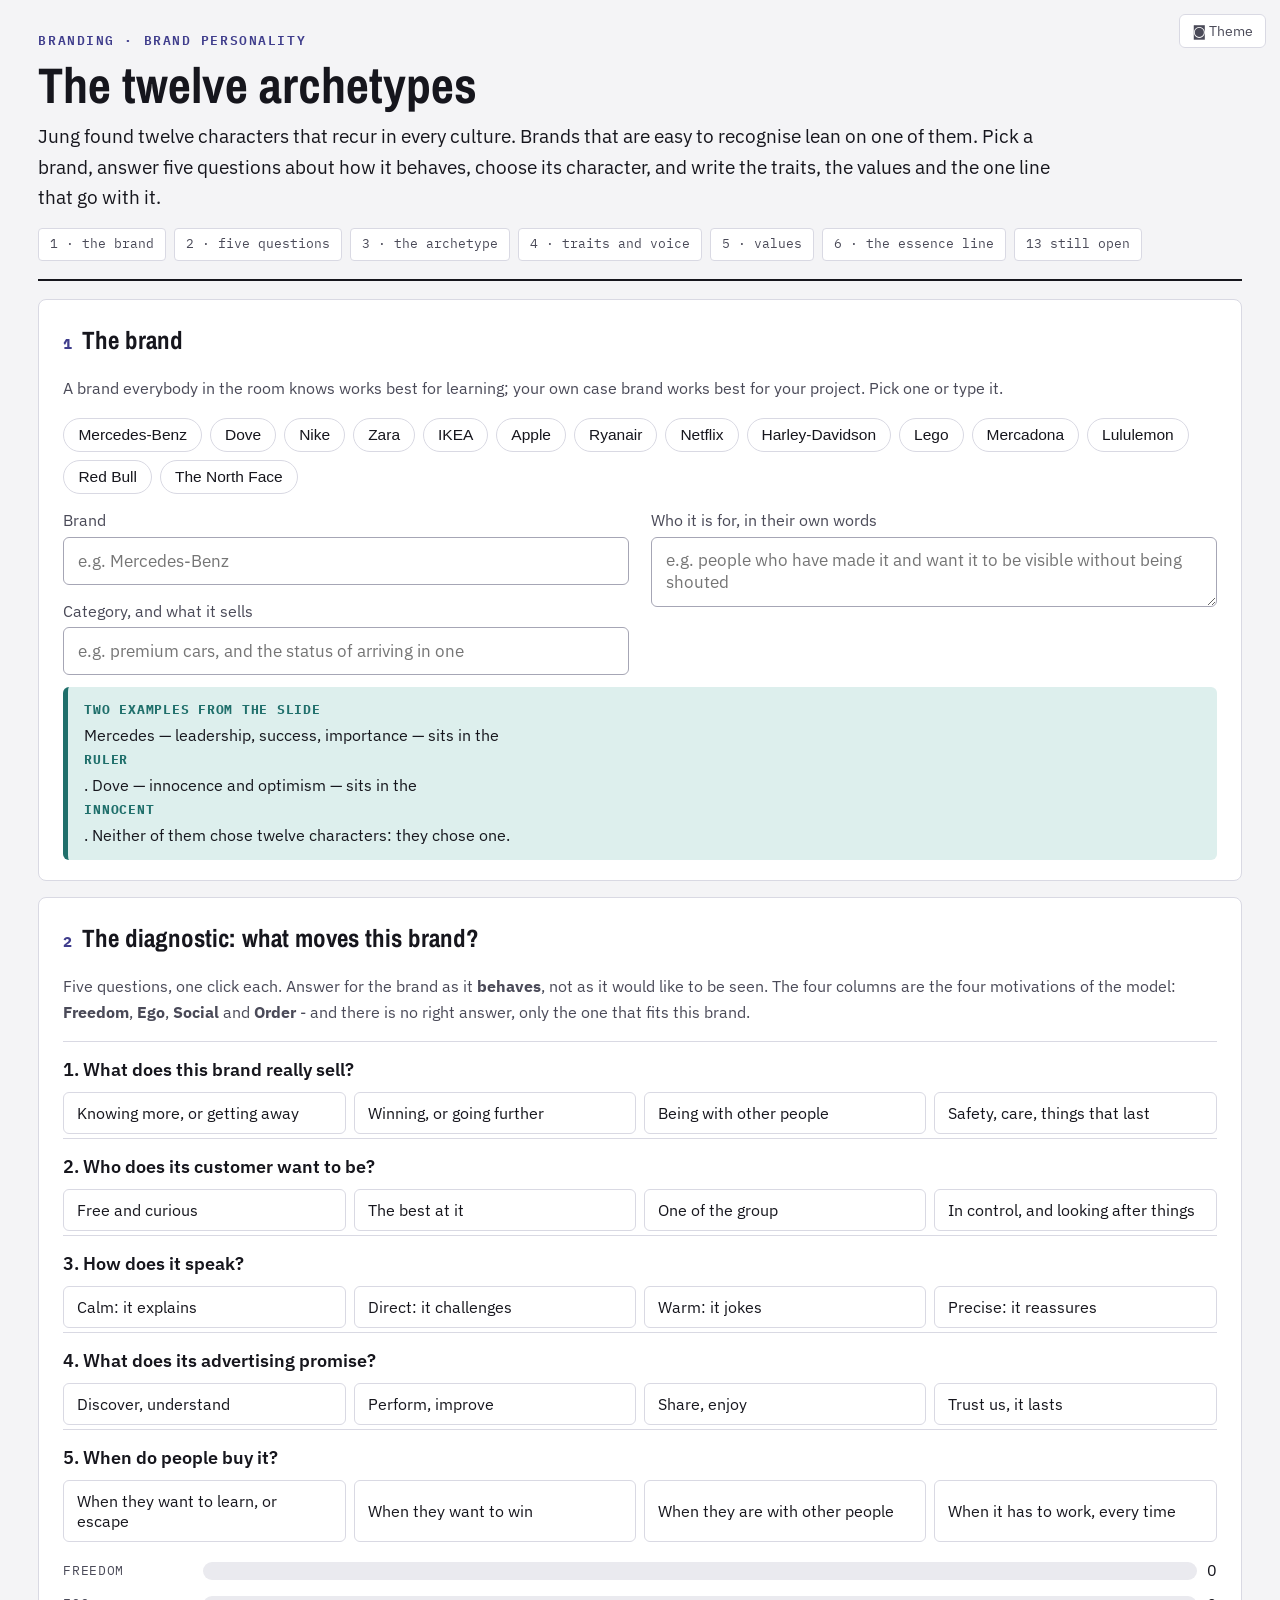
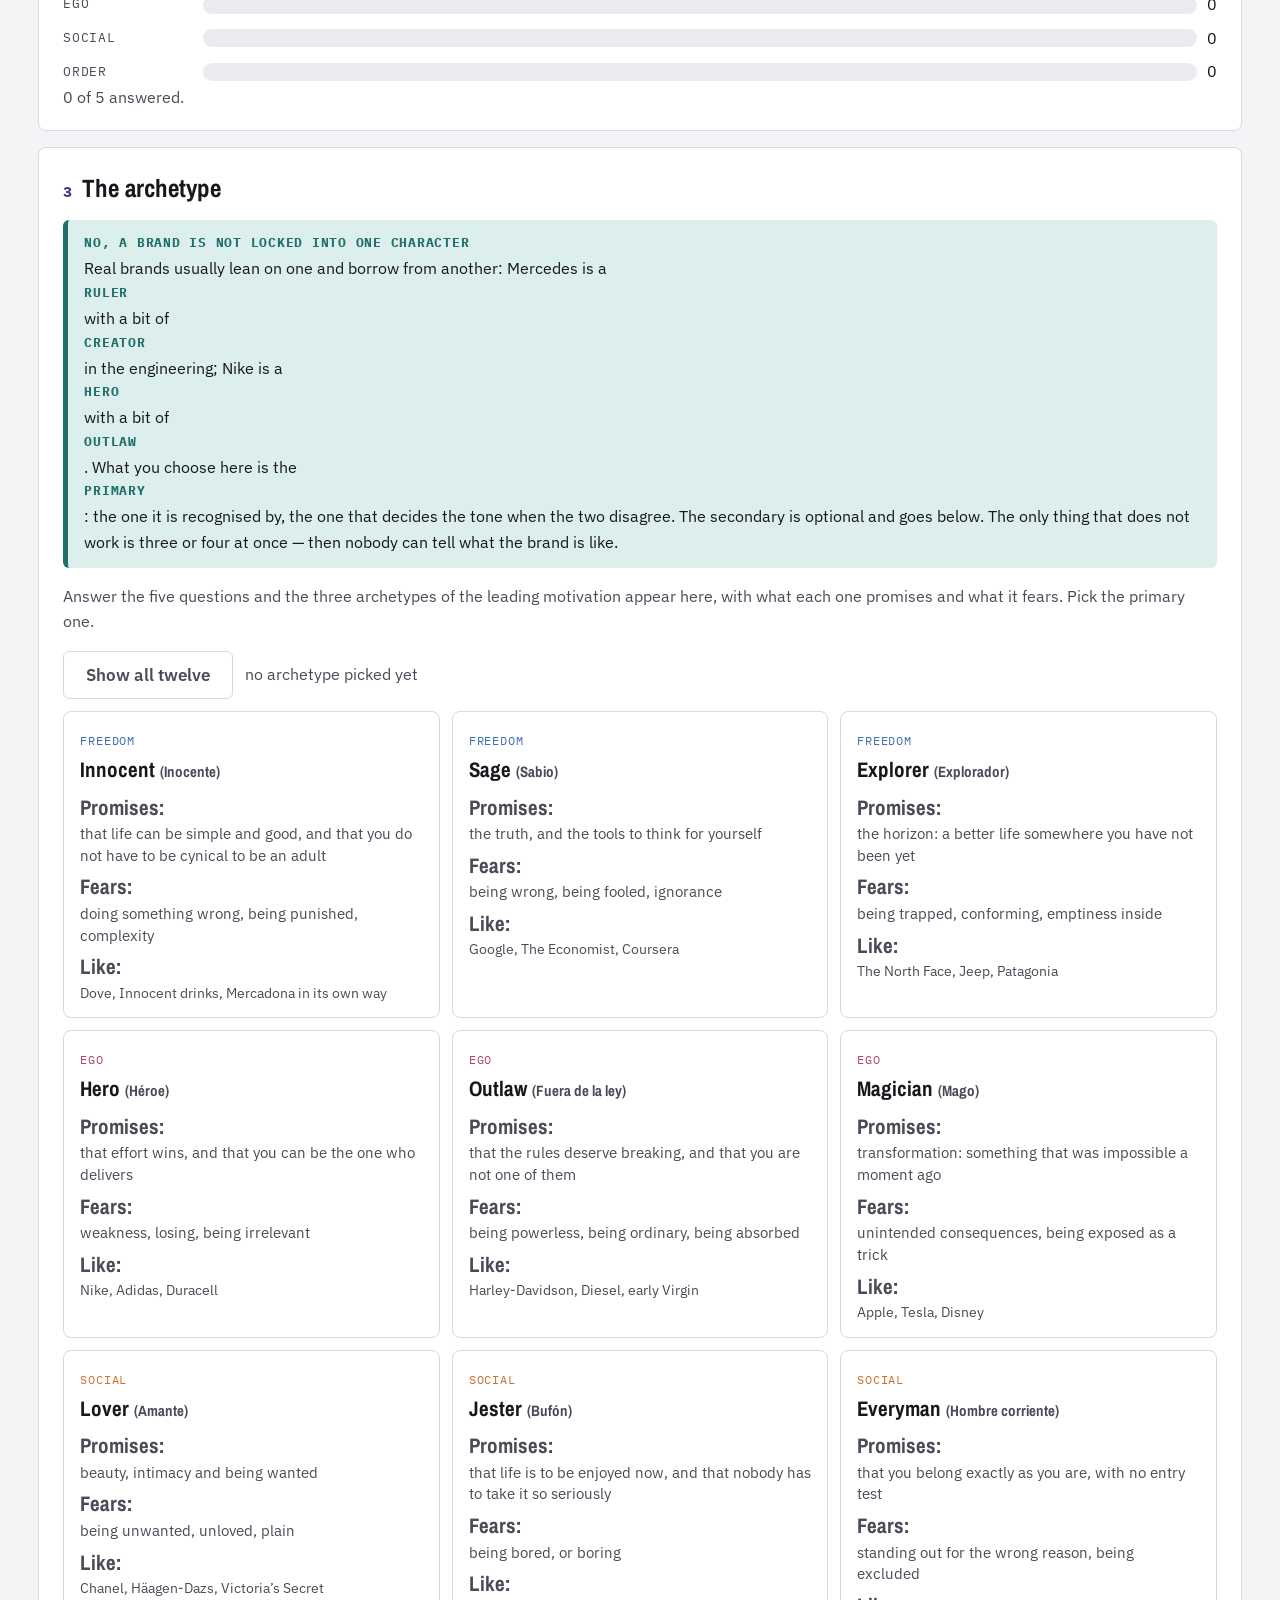
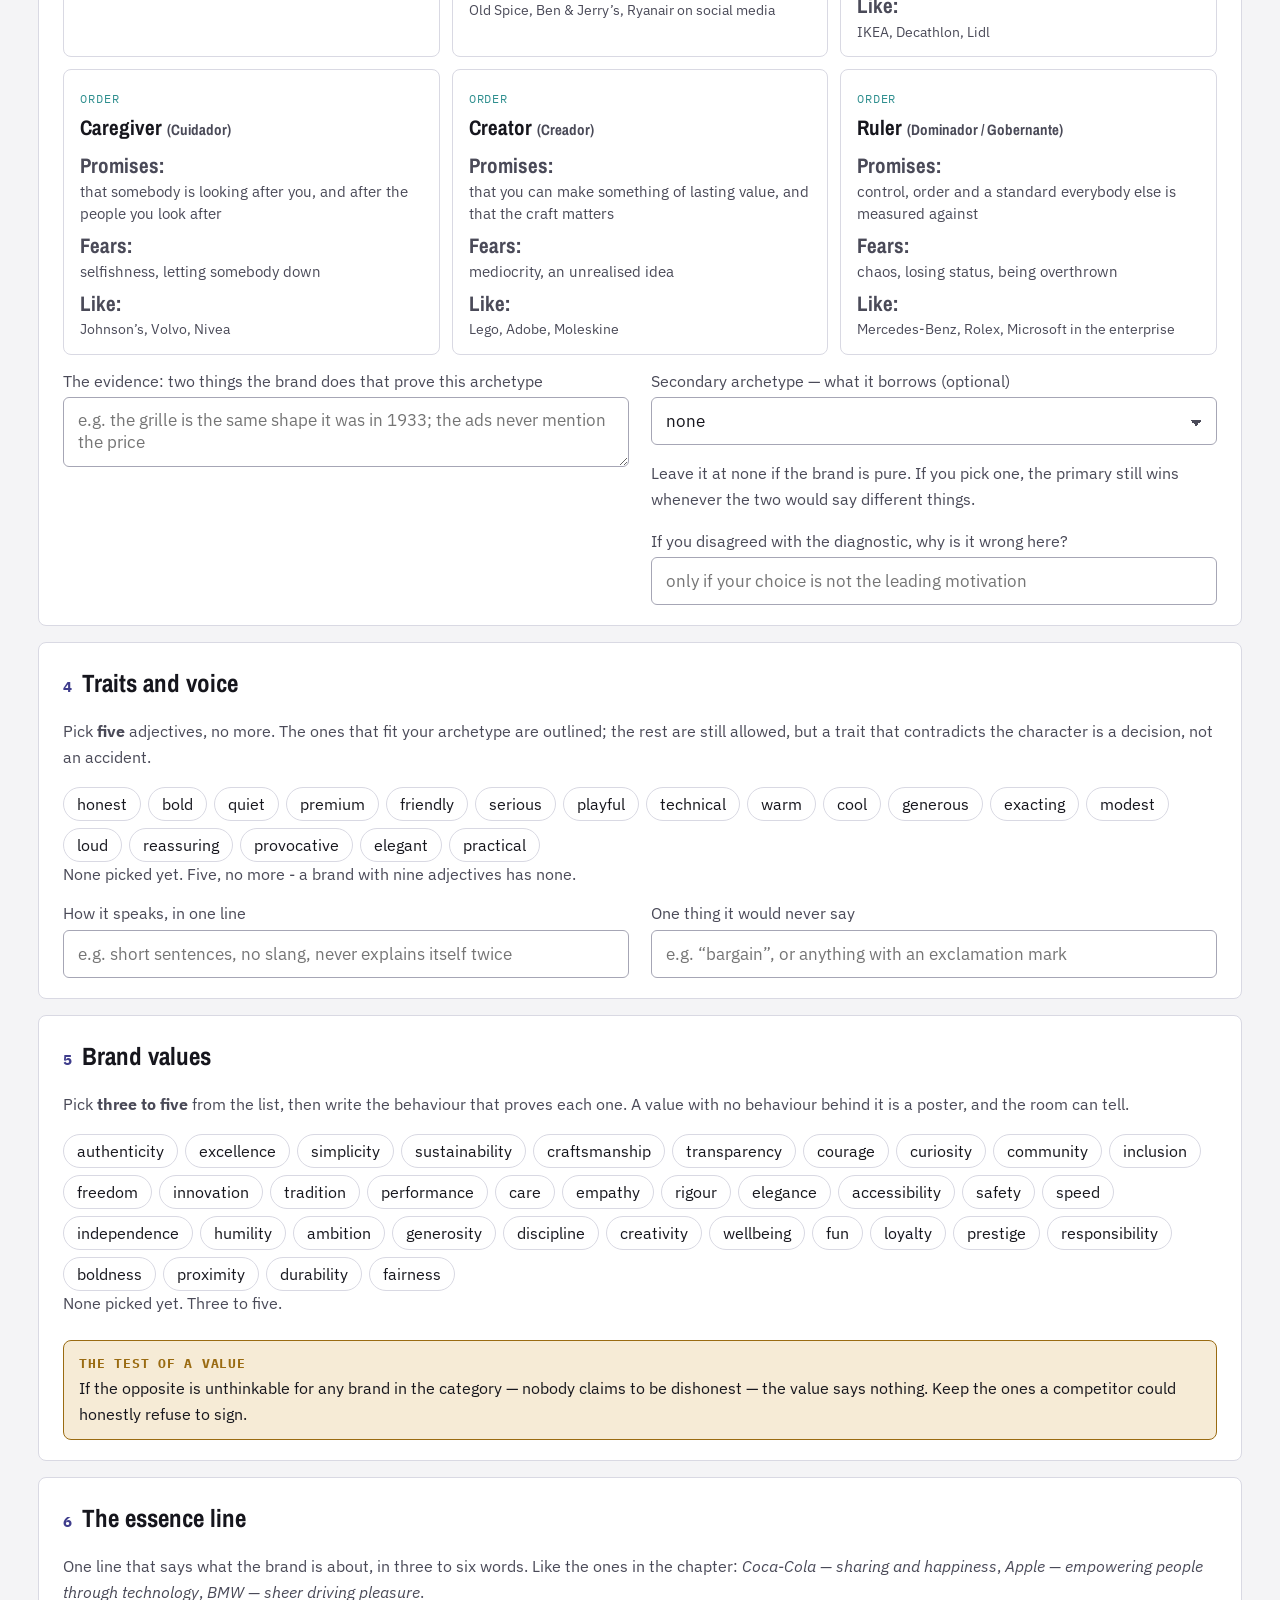
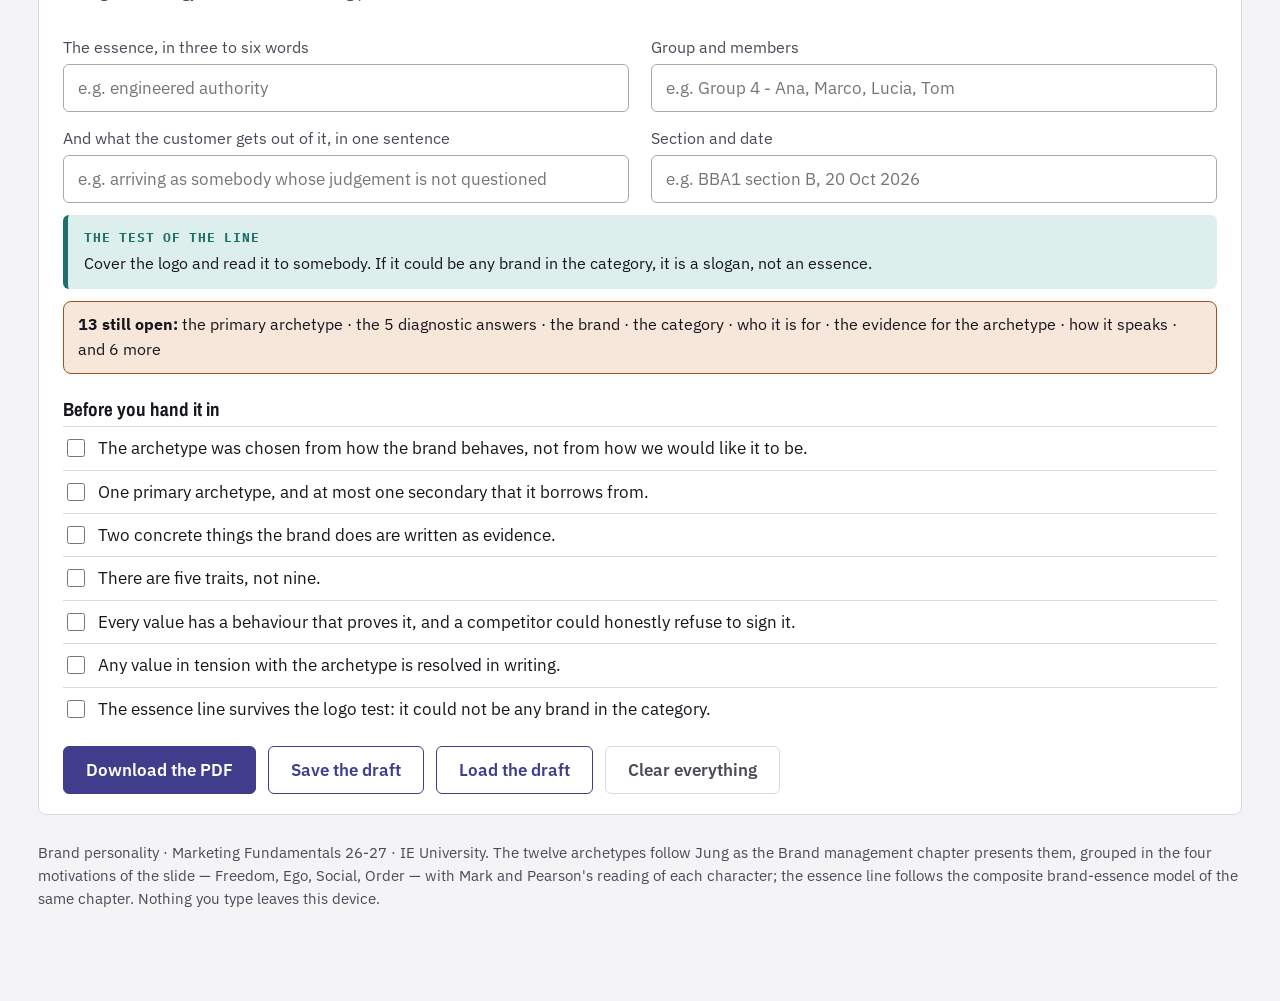
<file: brand-personality/index.html>
<!doctype html>
<html lang="en">
<head>
<meta charset="utf-8">
<meta name="viewport" content="width=device-width, initial-scale=1">
<title>Brand personality: the twelve archetypes</title>
<link rel="icon" href="data:image/svg+xml,%3Csvg xmlns=%27http://www.w3.org/2000/svg%27 viewBox=%270 0 100 100%27%3E%3Ctext y=%27.9em%27 font-size=%2790%27%3E%F0%9F%8E%AD%3C/text%3E%3C/svg%3E">
<link rel="preconnect" href="https://fonts.googleapis.com">
<link rel="preconnect" href="https://fonts.gstatic.com" crossorigin>
<link rel="stylesheet" href="https://fonts.googleapis.com/css2?family=Archivo+Narrow:wght@500;700&family=IBM+Plex+Mono:wght@400;600&family=IBM+Plex+Sans:wght@400;500;600&display=swap">
<!--
  Brand personality, Marketing Fundamentals - the branding session.

  Carl Jung's twelve archetypes as the Brand management chapter presents them: four
  motivations - Freedom, Ego, Social, Order - with three archetypes each, and the two
  examples of the slide (Mercedes as the Ruler, Dove as the Innocent).

  The page does not hand the answer over. Five quick questions build the motivation profile,
  the three archetypes of the leading motivation are then explained so the student picks the
  primary one, and a choice that contradicts the diagnostic has to be justified in writing.
  Then the traits, the values with the behaviour that proves each one, and the brand essence
  one essence line, kept to three to six words.

  Everything runs in the browser: nothing is uploaded, the draft is kept on the device and
  the sheet is printed to PDF.
-->
<style>
:root{
  --ground:#F4F4F6; --surface:#FFFFFF; --sunk:#EAEAEF;
  --ink:#16161D; --muted:#4A4A58; --line:#D9D9E3;
  --ind:#3F3D8C; --ind-soft:#E7E6F5;
  --a:#1F6F6B; --a-soft:#DDEFED; --b:#A4501E; --b-soft:#F7E7DA;
  --ok:#2E7D5B; --ok-soft:#DEEFE7; --warn:#9A6B12; --warn-soft:#F6EBD6;
  --f1:#3B6FB5; --f2:#B0466B; --f3:#C9702F; --f4:#2F8F8F;
}
@media (prefers-color-scheme:dark){ :root:not([data-theme="light"]){
  --ground:#101014; --surface:#1A1A21; --sunk:#15151B; --ink:#E9E9F0; --muted:#AFAFC0; --line:#2C2C38;
  --ind:#A9A6F0; --ind-soft:#25233F; --a:#6FC7C1; --a-soft:#14302E; --b:#E0A377; --b-soft:#33231A;
  --ok:#63BE95; --ok-soft:#13291F; --warn:#D9A649; --warn-soft:#2A2213;
  --f1:#6EA8E6; --f2:#DD7EA0; --f3:#E0A44F; --f4:#63C6C6;
}}
*{box-sizing:border-box}
body{background:var(--ground);color:var(--ink);font-family:"IBM Plex Sans",system-ui,-apple-system,"Segoe UI",sans-serif;
  font-size:17px;line-height:1.6;margin:0;padding:0 clamp(16px,3vw,44px) 90px}
.wrap{width:100%;max-width:1400px;margin:0 auto}
h1,h2,h3{font-family:"Archivo Narrow","Arial Narrow",Arial,sans-serif}
header{padding:30px 0 18px;border-bottom:2px solid var(--ink);margin-bottom:18px}
.eyebrow{font-family:"IBM Plex Mono",monospace;font-size:13px;letter-spacing:.12em;text-transform:uppercase;color:var(--ind);margin:0 0 8px;font-weight:600}
h1{font-size:clamp(32px,5vw,50px);line-height:1.05;margin:0 0 10px;font-weight:700}
.sub{font-size:19px;margin:0;max-width:92ch}
.plan{display:flex;flex-wrap:wrap;gap:8px;margin-top:16px}
.plan span{font-family:"IBM Plex Mono",monospace;font-size:13px;padding:5px 11px;border:1px solid var(--line);border-radius:4px;color:var(--muted);background:var(--surface)}
section{background:var(--surface);border:1px solid var(--line);border-radius:8px;margin-bottom:16px;padding:20px 24px}
h2{font-size:25px;margin:0 0 4px}
h2 .n{font-family:"IBM Plex Mono",monospace;font-size:15px;color:var(--ind);margin-right:10px}
h3{font-size:19px;margin:20px 0 2px}
.hint{color:var(--muted);font-size:16px}
label.f{display:block;font-size:15.5px;color:var(--muted);margin:14px 0 4px}
input[type=text],textarea,select{width:100%;font-family:inherit;font-size:17px;color:var(--ink);background:var(--surface);
  border:1.5px solid #A6A6B5;border-radius:6px;padding:11px 14px;min-height:48px}
textarea{min-height:70px;resize:vertical}
select{appearance:none;background-image:linear-gradient(45deg,transparent 50%,var(--muted) 50%),linear-gradient(135deg,var(--muted) 50%,transparent 50%);
  background-position:calc(100% - 20px) 22px,calc(100% - 14px) 22px;background-size:6px 6px,6px 6px;background-repeat:no-repeat;padding-right:44px}
input:focus,textarea:focus,select:focus{outline:3px solid rgba(63,61,140,.3);border-color:var(--ind)}
.grid2{display:grid;grid-template-columns:repeat(auto-fit,minmax(320px,1fr));gap:0 22px}
.btn{font-family:inherit;font-size:17px;font-weight:600;padding:12px 22px;border:1.5px solid var(--ind);background:var(--surface);color:var(--ind);border-radius:6px;cursor:pointer}
.btn:hover{background:var(--ind-soft)} .btn.solid{background:var(--ind);color:#fff}.btn.solid:hover{opacity:.9}
.btn.ghost{border-color:var(--line);color:var(--muted)}
.row{display:flex;gap:12px;flex-wrap:wrap;align-items:center;margin-top:16px}
.brands{display:flex;flex-wrap:wrap;gap:8px;margin-top:10px}
.bchip{border:1.5px solid var(--line);background:var(--surface);border-radius:999px;padding:7px 14px;font-size:15.5px;cursor:pointer;color:var(--ink)}
.bchip:hover{border-color:var(--ind)} .bchip.on{background:var(--ind);border-color:var(--ind);color:#fff}
.q{border-top:1px solid var(--line);padding:14px 0 4px}
.q p.qt{font-weight:600;margin:0 0 8px;font-size:17.5px}
.opts4{display:grid;grid-template-columns:repeat(auto-fit,minmax(230px,1fr));gap:8px}
.opt{border:1.5px solid var(--line);border-radius:6px;padding:10px 13px;cursor:pointer;font-size:16px;background:var(--surface);text-align:left;
  font-family:inherit;color:var(--ink)}
.opt:hover{border-color:var(--ind)} .opt.on{border-color:var(--ind);background:var(--ind-soft)}
.bars{display:flex;flex-direction:column;gap:8px;margin-top:12px}
.bar{display:grid;grid-template-columns:130px 1fr auto;gap:10px;align-items:center;font-size:16px}
.bar .t{font-family:"IBM Plex Mono",monospace;font-size:13px;text-transform:uppercase;letter-spacing:.05em;color:var(--muted)}
.bar .g{background:var(--sunk);border-radius:999px;height:18px;overflow:hidden}
.bar .g i{display:block;height:100%;border-radius:999px;transition:width .35s}
.cards{display:grid;grid-template-columns:repeat(auto-fit,minmax(285px,1fr));gap:12px;margin-top:12px}
.card{border:1.5px solid var(--line);border-radius:8px;padding:14px 16px;cursor:pointer;background:var(--surface)}
.card:hover{border-color:var(--ind)} .card.on{border-color:var(--ind);background:var(--ind-soft)}
.card b{display:block;font-family:"Archivo Narrow",sans-serif;font-size:21px}
.card .fam{font-family:"IBM Plex Mono",monospace;font-size:11.5px;letter-spacing:.07em;text-transform:uppercase}
.card p{margin:6px 0 0;font-size:15px;color:var(--muted);line-height:1.45}
.card .ex{font-size:14px;margin-top:6px;color:var(--muted)}
.tags{display:flex;flex-wrap:wrap;gap:7px;margin-top:8px}
.tag{border:1.5px solid var(--line);background:var(--surface);border-radius:999px;padding:6px 13px;font-size:15.5px;cursor:pointer;color:var(--ink);font-family:inherit}
.tag:hover{border-color:var(--a)} .tag.on{background:var(--a);border-color:var(--a);color:#fff}
.tag.fit{border-color:var(--a)} .tag.clash{border-style:dashed}
.rules{background:var(--a-soft);border-left:5px solid var(--a);border-radius:6px;padding:12px 16px;margin-top:12px;font-size:16px}
.rules b{display:block;font-family:"IBM Plex Mono",monospace;font-size:12.5px;letter-spacing:.06em;text-transform:uppercase;color:var(--a);margin-bottom:4px}
.note{background:var(--warn-soft);border:1px solid var(--warn);border-radius:8px;padding:12px 15px;margin-top:14px;font-size:16px}
.note b{font-family:"IBM Plex Mono",monospace;font-size:12.5px;letter-spacing:.06em;text-transform:uppercase;color:var(--warn);display:block;margin-bottom:3px}
.score{background:var(--ok-soft);border:1px solid var(--ok);border-radius:8px;padding:10px 14px;margin-top:12px;font-size:16px}
.bad{background:var(--b-soft);border-color:var(--b)}
table{width:100%;border-collapse:collapse;margin-top:10px;font-size:16px}
th,td{text-align:left;padding:8px 10px;border-bottom:1px solid var(--line);vertical-align:top}
th{font-family:"IBM Plex Mono",monospace;font-size:12.5px;text-transform:uppercase;letter-spacing:.05em;color:var(--muted)}
.check{display:flex;gap:10px;align-items:flex-start;padding:8px 0;border-top:1px solid var(--line);font-size:16.5px}
.check input{margin-top:4px;width:18px;height:18px;accent-color:var(--ok)}
footer{margin-top:26px;color:var(--muted);font-size:14.5px}
.themebtn{position:fixed;right:14px;top:14px;z-index:5;font-family:inherit;font-size:14px;padding:7px 12px;border:1px solid var(--line);
  background:var(--surface);color:var(--muted);border-radius:6px;cursor:pointer}
#printout{display:none}
@media print{
  @page{size:A4;margin:14mm 13mm}
  body{background:#fff;color:#000;padding:0;font-size:10pt}
  .wrap > :not(#printout){display:none!important}
  .themebtn{display:none!important}
  #printout{display:block!important}
  #printout h1{font-size:17pt;margin:0 0 2mm;border-bottom:1.5pt solid #000;padding-bottom:2mm}
  #printout h2{font-size:11.5pt;margin:5mm 0 1.5mm;border-bottom:.5pt solid #999;padding-bottom:1mm}
  #printout .id{font-size:10pt;margin:0 0 3mm}
  #printout .blk{margin:2mm 0;page-break-inside:avoid}
  #printout .blk b{display:block;font-size:8.5pt;text-transform:uppercase;letter-spacing:.05em;color:#444}
  #printout table{font-size:9pt}
  #printout .foot{margin-top:6mm;font-size:8pt;color:#444;border-top:.5pt solid #999;padding-top:2mm}
}
</style>
</head>
<body>
<button class="themebtn" id="theme">&#9689; Theme</button>
<div class="wrap">

<header>
  <p class="eyebrow">Branding &middot; brand personality</p>
  <h1>The twelve archetypes</h1>
  <p class="sub">Jung found twelve characters that recur in every culture. Brands that are easy to
  recognise lean on one of them. Pick a brand, answer five questions about how it behaves, choose its
  character, and write the traits, the values and the one line that go with it.</p>
  <div class="plan">
    <span>1 &middot; the brand</span><span>2 &middot; five questions</span><span>3 &middot; the archetype</span>
    <span>4 &middot; traits and voice</span><span>5 &middot; values</span><span>6 &middot; the essence line</span>
    <span id="prog">nothing filled yet</span>
  </div>
</header>

<!-- ============================================================== 1 -->
<section>
  <h2><span class="n">1</span>The brand</h2>
  <p class="hint">A brand everybody in the room knows works best for learning; your own case brand
  works best for your project. Pick one or type it.</p>
  <div class="brands" id="brands"></div>
  <div class="grid2">
    <div>
      <label class="f" for="brand">Brand</label>
      <input type="text" id="brand" data-k placeholder="e.g. Mercedes-Benz">
      <label class="f" for="cat">Category, and what it sells</label>
      <input type="text" id="cat" data-k placeholder="e.g. premium cars, and the status of arriving in one">
    </div>
    <div>
      <label class="f" for="who">Who it is for, in their own words</label>
      <textarea id="who" data-k placeholder="e.g. people who have made it and want it to be visible without being shouted"></textarea>
    </div>
  </div>
  <div class="rules"><b>Two examples from the slide</b>Mercedes &mdash; leadership, success, importance
  &mdash; sits in the <b>Ruler</b>. Dove &mdash; innocence and optimism &mdash; sits in the
  <b>Innocent</b>. Neither of them chose twelve characters: they chose one.</div>
</section>

<!-- ============================================================== 2 -->
<section>
  <h2><span class="n">2</span>The diagnostic: what moves this brand?</h2>
  <p class="hint">Five questions, one click each. Answer for the brand as it <b>behaves</b>, not as
  it would like to be seen. The four columns are the four motivations of the model:
  <b>Freedom</b>, <b>Ego</b>, <b>Social</b> and <b>Order</b> - and there is no right answer, only the
  one that fits this brand.</p>
  <div id="quiz"></div>
  <div class="bars" id="profile"></div>
  <div id="diagOut"></div>
</section>

<!-- ============================================================== 3 -->
<section>
  <h2><span class="n">3</span>The archetype</h2>
  <div class="rules"><b>No, a brand is not locked into one character</b>Real brands usually lean on
  one and borrow from another: Mercedes is a <b>Ruler</b> with a bit of <b>Creator</b> in the
  engineering; Nike is a <b>Hero</b> with a bit of <b>Outlaw</b>. What you choose here is the
  <b>primary</b>: the one it is recognised by, the one that decides the tone when the two disagree.
  The secondary is optional and goes below. The only thing that does not work is three or four at
  once &mdash; then nobody can tell what the brand is like.</div>
  <p class="hint" id="archHint">Answer the five questions and the three archetypes of the leading
  motivation appear here, with what each one promises and what it fears. Pick the primary one.</p>
  <div class="row" style="margin-top:8px">
    <button class="btn ghost" id="btnAll">Show all twelve</button>
    <span class="hint" id="pickState"></span>
  </div>
  <div class="cards" id="cards"></div>
  <div id="archWarn"></div>
  <div class="grid2">
    <div>
      <label class="f" for="evidence">The evidence: two things the brand does that prove this archetype</label>
      <textarea id="evidence" data-k placeholder="e.g. the grille is the same shape it was in 1933; the ads never mention the price"></textarea>
    </div>
    <div>
      <label class="f" for="second">Secondary archetype &mdash; what it borrows (optional)</label>
      <select id="second" data-k><option value="">none</option></select>
      <p class="hint">Leave it at none if the brand is pure. If you pick one, the primary still wins
      whenever the two would say different things.</p>
      <label class="f" for="override">If you disagreed with the diagnostic, why is it wrong here?</label>
      <input type="text" id="override" data-k placeholder="only if your choice is not the leading motivation">
    </div>
  </div>
</section>

<!-- ============================================================== 4 -->
<section>
  <h2><span class="n">4</span>Traits and voice</h2>
  <p class="hint">Pick <b>five</b> adjectives, no more. The ones that fit your archetype are outlined;
  the rest are still allowed, but a trait that contradicts the character is a decision, not an accident.</p>
  <div class="tags" id="traits"></div>
  <div id="traitOut"></div>
  <div class="grid2">
    <div>
      <label class="f" for="voice">How it speaks, in one line</label>
      <input type="text" id="voice" data-k placeholder="e.g. short sentences, no slang, never explains itself twice">
    </div>
    <div>
      <label class="f" for="never">One thing it would never say</label>
      <input type="text" id="never" data-k placeholder="e.g. “bargain”, or anything with an exclamation mark">
    </div>
  </div>
</section>

<!-- ============================================================== 5 -->
<section>
  <h2><span class="n">5</span>Brand values</h2>
  <p class="hint">Pick <b>three to five</b> from the list, then write the behaviour that proves each
  one. A value with no behaviour behind it is a poster, and the room can tell.</p>
  <div class="tags" id="values"></div>
  <div id="valueOut"></div>
  <table id="valTable"></table>
  <div class="note"><b>The test of a value</b>If the opposite is unthinkable for any brand in the
  category &mdash; nobody claims to be dishonest &mdash; the value says nothing. Keep the ones a
  competitor could honestly refuse to sign.</div>
</section>

<!-- ============================================================== 6 -->
<section>
  <h2><span class="n">6</span>The essence line</h2>
  <p class="hint">One line that says what the brand is about, in three to six words. Like the ones in
  the chapter: <i>Coca-Cola &mdash; sharing and happiness</i>, <i>Apple &mdash; empowering people
  through technology</i>, <i>BMW &mdash; sheer driving pleasure</i>.</p>
  <div class="grid2">
    <div>
      <label class="f" for="essence">The essence, in three to six words</label>
      <input type="text" id="essence" data-k placeholder="e.g. engineered authority">
      <label class="f" for="benefit">And what the customer gets out of it, in one sentence</label>
      <input type="text" id="benefit" data-k placeholder="e.g. arriving as somebody whose judgement is not questioned">
    </div>
    <div>
      <label class="f" for="team">Group and members</label>
      <input type="text" id="team" data-k placeholder="e.g. Group 4 - Ana, Marco, Lucia, Tom">
      <label class="f" for="sect">Section and date</label>
      <input type="text" id="sect" data-k placeholder="e.g. BBA1 section B, 20 Oct 2026">
    </div>
  </div>
  <div class="rules"><b>The test of the line</b>Cover the logo and read it to somebody. If it could be
  any brand in the category, it is a slogan, not an essence.</div>
  <div id="verdict"></div>
  <h3>Before you hand it in</h3>
  <div id="checks"></div>
  <div class="row">
    <button class="btn solid" id="btnPdf">Download the PDF</button>
    <button class="btn" id="btnSave">Save the draft</button>
    <button class="btn" id="btnLoad">Load the draft</button>
    <button class="btn ghost" id="btnReset">Clear everything</button>
    <span class="hint" id="saveState"></span>
  </div>
</section>

<footer>
  Brand personality &middot; Marketing Fundamentals 26-27 &middot; IE University. The twelve archetypes
  follow Jung as the Brand management chapter presents them, grouped in the four motivations of the
  slide &mdash; Freedom, Ego, Social, Order &mdash; with Mark and Pearson's reading of each character;
  the essence line follows the composite brand-essence model of the same chapter. Nothing you type
  leaves this device.
</footer>

<div id="printout"></div>
</div>

<script>
'use strict';
const $ = (s) => document.querySelector(s);
const $$ = (s) => Array.from(document.querySelectorAll(s));
const KEY = 'mf26_brand_personality_v1';
const esc = (s) => String(s == null ? '' : s).replace(/[&<>"]/g, (c) => ({ '&': '&amp;', '<': '&lt;', '>': '&gt;', '"': '&quot;' }[c]));

// ---------------------------------------------------------------- the model
const FAM = {
  freedom: { t: 'Freedom', c: '--f1', want: 'to understand, to discover, to be left alone to live well' },
  ego: { t: 'Ego', c: '--f2', want: 'to leave a mark: to win, to change things, to be powerful' },
  social: { t: 'Social', c: '--f3', want: 'to belong, to be loved, to enjoy the company of others' },
  order: { t: 'Order', c: '--f4', want: 'to keep things safe, cared for and lasting' },
};

const ARCH = [
  { k: 'innocent', n: 'Innocent', es: 'Inocente', f: 'freedom',
    promise: 'that life can be simple and good, and that you do not have to be cynical to be an adult',
    fear: 'doing something wrong, being punished, complexity',
    traits: ['honest', 'optimistic', 'simple', 'gentle', 'pure', 'warm'],
    ex: 'Dove, Innocent drinks, Mercadona in its own way' },
  { k: 'sage', n: 'Sage', es: 'Sabio', f: 'freedom',
    promise: 'the truth, and the tools to think for yourself',
    fear: 'being wrong, being fooled, ignorance',
    traits: ['rigorous', 'clear', 'curious', 'calm', 'expert', 'objective'],
    ex: 'Google, The Economist, Coursera' },
  { k: 'explorer', n: 'Explorer', es: 'Explorador', f: 'freedom',
    promise: 'the horizon: a better life somewhere you have not been yet',
    fear: 'being trapped, conforming, emptiness inside',
    traits: ['independent', 'restless', 'authentic', 'rugged', 'honest', 'adventurous'],
    ex: 'The North Face, Jeep, Patagonia' },
  { k: 'hero', n: 'Hero', es: 'Héroe', f: 'ego',
    promise: 'that effort wins, and that you can be the one who delivers',
    fear: 'weakness, losing, being irrelevant',
    traits: ['determined', 'brave', 'disciplined', 'competitive', 'direct', 'strong'],
    ex: 'Nike, Adidas, Duracell' },
  { k: 'outlaw', n: 'Outlaw', es: 'Fuera de la ley', f: 'ego',
    promise: 'that the rules deserve breaking, and that you are not one of them',
    fear: 'being powerless, being ordinary, being absorbed',
    traits: ['rebellious', 'raw', 'provocative', 'free', 'tough', 'unapologetic'],
    ex: 'Harley-Davidson, Diesel, early Virgin' },
  { k: 'magician', n: 'Magician', es: 'Mago', f: 'ego',
    promise: 'transformation: something that was impossible a moment ago',
    fear: 'unintended consequences, being exposed as a trick',
    traits: ['visionary', 'inventive', 'charismatic', 'surprising', 'intuitive', 'bold'],
    ex: 'Apple, Tesla, Disney' },
  { k: 'lover', n: 'Lover', es: 'Amante', f: 'social',
    promise: 'beauty, intimacy and being wanted',
    fear: 'being unwanted, unloved, plain',
    traits: ['sensual', 'elegant', 'intimate', 'passionate', 'refined', 'warm'],
    ex: 'Chanel, Häagen-Dazs, Victoria’s Secret' },
  { k: 'jester', n: 'Jester', es: 'Bufón', f: 'social',
    promise: 'that life is to be enjoyed now, and that nobody has to take it so seriously',
    fear: 'being bored, or boring',
    traits: ['playful', 'irreverent', 'quick', 'light', 'funny', 'spontaneous'],
    ex: 'Old Spice, Ben & Jerry’s, Ryanair on social media' },
  { k: 'everyman', n: 'Everyman', es: 'Hombre corriente', f: 'social',
    promise: 'that you belong exactly as you are, with no entry test',
    fear: 'standing out for the wrong reason, being excluded',
    traits: ['down-to-earth', 'friendly', 'fair', 'unpretentious', 'reliable', 'inclusive'],
    ex: 'IKEA, Decathlon, Lidl' },
  { k: 'caregiver', n: 'Caregiver', es: 'Cuidador', f: 'order',
    promise: 'that somebody is looking after you, and after the people you look after',
    fear: 'selfishness, letting somebody down',
    traits: ['protective', 'generous', 'patient', 'attentive', 'reassuring', 'responsible'],
    ex: 'Johnson’s, Volvo, Nivea' },
  { k: 'creator', n: 'Creator', es: 'Creador', f: 'order',
    promise: 'that you can make something of lasting value, and that the craft matters',
    fear: 'mediocrity, an unrealised idea',
    traits: ['imaginative', 'meticulous', 'expressive', 'original', 'demanding', 'crafted'],
    ex: 'Lego, Adobe, Moleskine' },
  { k: 'ruler', n: 'Ruler', es: 'Dominador / Gobernante', f: 'order',
    promise: 'control, order and a standard everybody else is measured against',
    fear: 'chaos, losing status, being overthrown',
    traits: ['authoritative', 'prestigious', 'exacting', 'composed', 'commanding', 'enduring'],
    ex: 'Mercedes-Benz, Rolex, Microsoft in the enterprise' },
];
const byKey = (k) => ARCH.find((a) => a.k === k);

const QUIZ = [
  { q: 'What does this brand really sell?',
    o: { freedom: 'Knowing more, or getting away', ego: 'Winning, or going further',
         social: 'Being with other people', order: 'Safety, care, things that last' } },
  { q: 'Who does its customer want to be?',
    o: { freedom: 'Free and curious', ego: 'The best at it',
         social: 'One of the group', order: 'In control, and looking after things' } },
  { q: 'How does it speak?',
    o: { freedom: 'Calm: it explains', ego: 'Direct: it challenges',
         social: 'Warm: it jokes', order: 'Precise: it reassures' } },
  { q: 'What does its advertising promise?',
    o: { freedom: 'Discover, understand', ego: 'Perform, improve',
         social: 'Share, enjoy', order: 'Trust us, it lasts' } },
  { q: 'When do people buy it?',
    o: { freedom: 'When they want to learn, or escape', ego: 'When they want to win',
         social: 'When they are with other people', order: 'When it has to work, every time' } },
];
const QN = QUIZ.length;

const VALUES = ['authenticity', 'excellence', 'simplicity', 'sustainability', 'craftsmanship', 'transparency',
  'courage', 'curiosity', 'community', 'inclusion', 'freedom', 'innovation', 'tradition', 'performance',
  'care', 'empathy', 'rigour', 'elegance', 'accessibility', 'safety', 'speed', 'independence', 'humility',
  'ambition', 'generosity', 'discipline', 'creativity', 'wellbeing', 'fun', 'loyalty', 'prestige',
  'responsibility', 'boldness', 'proximity', 'durability', 'fairness'];

// which values sit naturally with which archetype, and which pull against it
const VFIT = {
  innocent: ['simplicity', 'transparency', 'care', 'wellbeing', 'honesty', 'accessibility', 'fairness'],
  sage: ['rigour', 'curiosity', 'transparency', 'excellence', 'independence', 'responsibility'],
  explorer: ['freedom', 'authenticity', 'independence', 'sustainability', 'durability', 'courage'],
  hero: ['performance', 'discipline', 'ambition', 'courage', 'excellence', 'speed'],
  outlaw: ['freedom', 'boldness', 'authenticity', 'courage', 'independence'],
  magician: ['innovation', 'creativity', 'ambition', 'boldness', 'excellence'],
  lover: ['elegance', 'craftsmanship', 'wellbeing', 'prestige', 'creativity'],
  jester: ['fun', 'community', 'inclusion', 'proximity', 'boldness'],
  everyman: ['accessibility', 'fairness', 'community', 'proximity', 'inclusion', 'humility'],
  caregiver: ['care', 'empathy', 'safety', 'responsibility', 'generosity', 'wellbeing'],
  creator: ['craftsmanship', 'creativity', 'excellence', 'durability', 'tradition', 'discipline'],
  ruler: ['excellence', 'prestige', 'durability', 'discipline', 'tradition', 'responsibility'],
};
const VCLASH = {
  ruler: ['accessibility', 'humility', 'fun'], everyman: ['prestige', 'elegance'],
  outlaw: ['tradition', 'safety', 'discipline'], innocent: ['ambition', 'prestige', 'boldness'],
  caregiver: ['ambition', 'speed'], sage: ['fun', 'boldness'], jester: ['rigour', 'prestige'],
  hero: ['humility', 'proximity'], lover: ['accessibility', 'discipline'],
  explorer: ['tradition', 'prestige'], magician: ['tradition', 'humility'], creator: ['speed', 'accessibility'],
};

const EXAMPLES = ['Mercedes-Benz', 'Dove', 'Nike', 'Zara', 'IKEA', 'Apple', 'Ryanair', 'Netflix',
  'Harley-Davidson', 'Lego', 'Mercadona', 'Lululemon', 'Red Bull', 'The North Face'];

// ---------------------------------------------------------------- state
const ST = { ans: {}, arch: '', traits: [], values: [], showAll: false };

function renderBrands() {
  $('#brands').innerHTML = EXAMPLES.map((b) => `<button type="button" class="bchip" data-b="${esc(b)}">${esc(b)}</button>`).join('');
  $$('.bchip').forEach((el) => el.addEventListener('click', () => {
    $$('.bchip').forEach((x) => x.classList.toggle('on', x === el));
    $('#brand').value = el.dataset.b;
    sync();
  }));
}

function renderQuiz() {
  $('#quiz').innerHTML = QUIZ.map((q, i) => `<div class="q"><p class="qt">${i + 1}. ${esc(q.q)}</p>
    <div class="opts4">${Object.keys(FAM).map((f) =>
      `<button type="button" class="opt" data-q="${i}" data-f="${f}">${esc(q.o[f])}</button>`).join('')}</div></div>`).join('');
  $$('.opt').forEach((el) => el.addEventListener('click', () => {
    ST.ans[el.dataset.q] = el.dataset.f;
    $$(`.opt[data-q="${el.dataset.q}"]`).forEach((x) => x.classList.toggle('on', x === el));
    renderProfile(); renderCards(); sync();
  }));
}

function tally() {
  const t = { freedom: 0, ego: 0, social: 0, order: 0 };
  Object.values(ST.ans).forEach((f) => { t[f]++; });
  return t;
}
function leaders() {
  const t = tally();
  const max = Math.max(...Object.values(t));
  return max === 0 ? [] : Object.keys(t).filter((f) => t[f] === max);
}

function renderProfile() {
  const t = tally(), answered = Object.keys(ST.ans).length;
  $('#profile').innerHTML = Object.keys(FAM).map((f) =>
    `<div class="bar"><div class="t">${FAM[f].t}</div>
      <div class="g"><i style="width:${answered ? (t[f] / QN * 100).toFixed(0) : 0}%;background:var(${FAM[f].c})"></i></div>
      <div>${t[f]}</div></div>`).join('');
  const out = $('#diagOut');
  if (answered < QN) { out.className = 'hint'; out.textContent = answered + ' of ' + QN + ' answered.'; return; }
  const L = leaders();
  out.className = 'score';
  out.innerHTML = L.length === 1
    ? `<b>${FAM[L[0]].t} leads.</b> This brand is bought by somebody who wants ${FAM[L[0]].want}. Its three archetypes are below.`
    : `<b>A tie between ${L.map((f) => FAM[f].t).join(' and ')}.</b> That is common and it is informative: the brand is either positioned across two motivations on purpose, or it has not decided. Both sets of archetypes are below.`;
}

function renderCards() {
  const L = leaders();
  const list = (ST.showAll || !L.length) ? ARCH : ARCH.filter((a) => L.includes(a.f));
  $('#archHint').textContent = L.length
    ? (ST.showAll ? 'All twelve. The ones outside the leading motivation are allowed, but you then have to say why the diagnostic is wrong.'
                  : 'The archetypes of the leading motivation. Pick the primary one, or show all twelve.')
    : 'Answer the five questions and the three archetypes of the leading motivation appear here, with what each one promises and what it fears. Pick the primary one.';
  $('#cards').innerHTML = list.map((a) => `<div class="card${ST.arch === a.k ? ' on' : ''}" data-a="${a.k}">
    <span class="fam" style="color:var(${FAM[a.f].c})">${FAM[a.f].t}</span>
    <b>${esc(a.n)} <span class="hint" style="font-size:15px">(${esc(a.es)})</span></b>
    <p><b>Promises:</b> ${esc(a.promise)}</p>
    <p><b>Fears:</b> ${esc(a.fear)}</p>
    <p class="ex"><b>Like:</b> ${esc(a.ex)}</p></div>`).join('');
  $$('.card').forEach((el) => el.addEventListener('click', () => {
    ST.arch = el.dataset.a; renderCards(); renderTraits(); renderValues(); sync();
  }));
  const sel = $('#second');
  const cur = sel.value;
  sel.innerHTML = '<option value="">none</option>' + ARCH.filter((a) => a.k !== ST.arch)
    .map((a) => `<option value="${a.k}"${cur === a.k ? ' selected' : ''}>${esc(a.n)} (${FAM[a.f].t})</option>`).join('');
  const w = $('#archWarn');
  if (ST.arch && L.length && !L.includes(byKey(ST.arch).f)) {
    w.className = 'note';
    w.innerHTML = `<b>Your choice is not where the diagnostic points</b>You picked <b>${esc(byKey(ST.arch).n)}</b>
      (${FAM[byKey(ST.arch).f].t}) while the answers lead to ${L.map((f) => FAM[f].t).join(' / ')}. That is allowed - the
      diagnostic is five questions, not an oracle - but write below why it is wrong for this brand.`;
  } else { w.className = ''; w.innerHTML = ''; }
  $('#pickState').textContent = ST.arch ? 'primary: ' + byKey(ST.arch).n : 'no archetype picked yet';
}

function renderTraits() {
  const a = ST.arch ? byKey(ST.arch) : null;
  const pool = [...new Set([...(a ? a.traits : []), 'honest', 'bold', 'quiet', 'premium', 'friendly',
    'serious', 'playful', 'technical', 'warm', 'cool', 'generous', 'exacting', 'modest', 'loud',
    'reassuring', 'provocative', 'elegant', 'practical'])];
  $('#traits').innerHTML = pool.map((t) => {
    const fit = a && a.traits.includes(t);
    return `<button type="button" class="tag${ST.traits.includes(t) ? ' on' : ''}${fit ? ' fit' : ''}" data-t="${esc(t)}">${esc(t)}</button>`;
  }).join('');
  $$('#traits .tag').forEach((el) => el.addEventListener('click', () => {
    const t = el.dataset.t;
    if (ST.traits.includes(t)) ST.traits = ST.traits.filter((x) => x !== t);
    else if (ST.traits.length < 5) ST.traits.push(t);
    renderTraits(); sync();
  }));
  const o = $('#traitOut');
  const off = a ? ST.traits.filter((t) => !a.traits.includes(t)) : [];
  o.className = ST.traits.length === 5 ? 'score' : 'hint';
  o.innerHTML = ST.traits.length
    ? `<b>${ST.traits.length} of 5:</b> ${ST.traits.map(esc).join(' &middot; ')}`
      + (off.length && a ? `<br><span class="hint">Outside the ${esc(a.n)}'s usual register: ${off.map(esc).join(', ')}. Keep them if they are deliberate.</span>` : '')
    : 'None picked yet. Five, no more - a brand with nine adjectives has none.';
}

function renderValues() {
  const a = ST.arch ? byKey(ST.arch) : null;
  const fit = a ? (VFIT[a.k] || []) : [];
  const clash = a ? (VCLASH[a.k] || []) : [];
  $('#values').innerHTML = VALUES.map((v) => {
    const cls = ST.values.includes(v) ? ' on' : (fit.includes(v) ? ' fit' : (clash.includes(v) ? ' clash' : ''));
    return `<button type="button" class="tag${cls}" data-v="${esc(v)}">${esc(v)}</button>`;
  }).join('');
  $$('#values .tag').forEach((el) => el.addEventListener('click', () => {
    const v = el.dataset.v;
    if (ST.values.includes(v)) ST.values = ST.values.filter((x) => x !== v);
    else if (ST.values.length < 5) ST.values.push(v);
    renderValues(); sync();
  }));
  const tension = ST.values.filter((v) => clash.includes(v));
  const o = $('#valueOut');
  o.className = ST.values.length >= 3 ? 'score' : 'hint';
  o.innerHTML = ST.values.length
    ? `<b>${ST.values.length} picked:</b> ${ST.values.map(esc).join(' &middot; ')}`
      + (tension.length ? `<br><span class="hint">In tension with the ${esc(a.n)}: ${tension.map(esc).join(', ')}. Not forbidden - say in the behaviour line how you resolve it.</span>` : '')
    : 'None picked yet. Three to five.';
  const rows = ST.values.map((v) => `<tr><td><b>${esc(v)}</b></td>
    <td><input type="text" data-k id="vb_${v}" placeholder="the behaviour that proves it: something the brand does, or refuses to do"></td></tr>`).join('');
  const old = {};
  $$('#valTable input').forEach((i) => { old[i.id] = i.value; });
  $('#valTable').innerHTML = rows ? `<tr><th>Value</th><th>How it shows up</th></tr>${rows}` : '';
  $$('#valTable input').forEach((i) => { if (old[i.id]) i.value = old[i.id]; });
}

// ---------------------------------------------------------------- progress and checks
const REQUIRED = [['brand', 'the brand'], ['cat', 'the category'], ['who', 'who it is for'],
  ['evidence', 'the evidence for the archetype'], ['voice', 'how it speaks'], ['never', 'what it would never say'],
  ['essence', 'the essence line'], ['benefit', 'what the customer gets'], ['team', 'the group names']];

function filled(id) { const el = $('#' + id); return el && String(el.value || '').trim() !== ''; }

function verdict() {
  const missing = REQUIRED.filter(([id]) => !filled(id)).map(([, l]) => l);
  if (Object.keys(ST.ans).length < QN) missing.unshift('the ' + QN + ' diagnostic answers');
  if (!ST.arch) missing.unshift('the primary archetype');
  if (ST.traits.length < 5) missing.push('five traits');
  if (ST.values.length < 3) missing.push('at least three values');
  const noBehaviour = ST.values.filter((v) => { const el = $('#vb_' + v); return !el || !el.value.trim(); });
  if (noBehaviour.length) missing.push('a behaviour for ' + noBehaviour.join(', '));
  const total = REQUIRED.length + 4;
  $('#prog').textContent = missing.length ? (missing.length + ' still open') : 'complete';
  const v = $('#verdict');
  if (!missing.length) {
    v.className = 'score';
    v.innerHTML = '<b>Complete.</b> Read the sheet aloud: if the archetype, the five traits and the essence '
      + 'line do not sound like the same brand, one of the three is wrong.';
  } else {
    v.className = 'score bad';
    v.innerHTML = '<b>' + missing.length + ' still open:</b> ' + missing.slice(0, 7).map(esc).join(' &middot; ')
      + (missing.length > 7 ? ' &middot; and ' + (missing.length - 7) + ' more' : '');
  }
  return total;
}

const CHECKS = [
  'The archetype was chosen from how the brand behaves, not from how we would like it to be.',
  'One primary archetype, and at most one secondary that it borrows from.',
  'Two concrete things the brand does are written as evidence.',
  'There are five traits, not nine.',
  'Every value has a behaviour that proves it, and a competitor could honestly refuse to sign it.',
  'Any value in tension with the archetype is resolved in writing.',
  'The essence line survives the logo test: it could not be any brand in the category.',
];
function renderChecks() {
  $('#checks').innerHTML = CHECKS.map((c, i) => `<label class="check"><input type="checkbox" data-k id="ck${i}">
    <span>${esc(c)}</span></label>`).join('');
}

// ---------------------------------------------------------------- the printed sheet
function blk(label, value) {
  const v = String(value || '').trim();
  return v ? `<div class="blk"><b>${esc(label)}</b>${esc(v)}</div>` : '';
}
function buildPrint() {
  const val = (id) => ($('#' + id) ? $('#' + id).value : '');
  const a = ST.arch ? byKey(ST.arch) : null;
  const t = tally();
  const sec = $('#second').value ? byKey($('#second').value) : null;
  const vals = ST.values.map((v) => `<tr><td>${esc(v)}</td><td>${esc(($('#vb_' + v) || {}).value || '')}</td></tr>`).join('');
  $('#printout').innerHTML = `
    <h1>Brand personality &mdash; ${esc(val('brand') || 'untitled brand')}</h1>
    <p class="id">${esc(val('team'))}${val('sect') ? ' &middot; ' + esc(val('sect')) : ''}
      &middot; the twelve archetypes, Marketing Fundamentals 26-27</p>
    <h2>1. The brand</h2>
    ${blk('Category', val('cat'))}${blk('Who it is for', val('who'))}
    <h2>2. The diagnostic</h2>
    ${blk('Motivation profile', Object.keys(FAM).map((f) => FAM[f].t + ' ' + t[f]).join(' / ') + ' (out of ' + QN + ')')}
    <h2>3. The archetype</h2>
    ${a ? blk('Primary', a.n + ' (' + a.es + ') - ' + FAM[a.f].t) : ''}
    ${a ? blk('It promises', a.promise) : ''}${a ? blk('It fears', a.fear) : ''}
    ${sec ? blk('Secondary', sec.n + ' (' + FAM[sec.f].t + ')') : ''}
    ${blk('Evidence', val('evidence'))}${blk('Why the diagnostic was overridden', val('override'))}
    <h2>4. Traits and voice</h2>
    ${blk('Five traits', ST.traits.join(' / '))}${blk('How it speaks', val('voice'))}${blk('It would never say', val('never'))}
    <h2>5. Values</h2>
    ${vals ? `<table><tr><th>Value</th><th>How it shows up</th></tr>${vals}</table>` : ''}
    <h2>6. The essence</h2>
    ${blk('Essence line', val('essence'))}${blk('What the customer gets', val('benefit'))}
    <p class="foot">The twelve archetypes after Jung as presented in the Brand management chapter,
    in the four motivations of the slide, with Mark and Pearson's reading of each character; the essence
    line after the composite brand-essence model. Printed from the lab, no data left the device.</p>`;
}

// ---------------------------------------------------------------- state in and out
function state() {
  const o = { _st: { ans: ST.ans, arch: ST.arch, traits: ST.traits, values: ST.values } };
  $$('[data-k]').forEach((el) => { o[el.id] = el.type === 'checkbox' ? el.checked : el.value; });
  return o;
}
function restore(o) {
  if (!o) return;
  if (o._st) { ST.ans = o._st.ans || {}; ST.arch = o._st.arch || ''; ST.traits = o._st.traits || []; ST.values = o._st.values || []; }
  renderProfile(); renderCards(); renderTraits(); renderValues();
  Object.keys(o).forEach((id) => {
    if (id === '_st') return;
    const el = $('#' + id);
    if (!el) return;
    if (el.type === 'checkbox') el.checked = !!o[id]; else el.value = o[id];
  });
  Object.entries(ST.ans).forEach(([q, f]) => {
    const el = document.querySelector(`.opt[data-q="${q}"][data-f="${f}"]`);
    if (el) { $$(`.opt[data-q="${q}"]`).forEach((x) => x.classList.remove('on')); el.classList.add('on'); }
  });
  sync();
}
function sync() {
  verdict();
  try { localStorage.setItem(KEY + '_auto', JSON.stringify(state())); } catch (e) {}
}

// ---------------------------------------------------------------- wiring
renderBrands(); renderQuiz(); renderProfile(); renderCards(); renderTraits(); renderValues(); renderChecks();
document.addEventListener('input', sync);
document.addEventListener('change', sync);
$('#btnAll').addEventListener('click', () => {
  ST.showAll = !ST.showAll;
  $('#btnAll').textContent = ST.showAll ? 'Show only the leading motivation' : 'Show all twelve';
  renderCards();
});
$('#btnPdf').addEventListener('click', () => { buildPrint(); window.print(); });
window.addEventListener('beforeprint', buildPrint);
$('#btnSave').addEventListener('click', () => {
  try {
    localStorage.setItem(KEY, JSON.stringify(state()));
    $('#saveState').textContent = 'draft saved on this device, ' + new Date().toLocaleTimeString();
  } catch (e) { $('#saveState').textContent = 'the browser would not save it (private window?)'; }
});
$('#btnLoad').addEventListener('click', () => {
  try {
    const raw = localStorage.getItem(KEY);
    if (!raw) { $('#saveState').textContent = 'no saved draft on this device'; return; }
    restore(JSON.parse(raw));
    $('#saveState').textContent = 'draft loaded';
  } catch (e) { $('#saveState').textContent = 'the saved draft could not be read'; }
});
$('#btnReset').addEventListener('click', () => {
  if (!confirm('Clear every field on this page? The saved draft stays.')) return;
  ST.ans = {}; ST.arch = ''; ST.traits = []; ST.values = [];
  $$('[data-k]').forEach((el) => { if (el.type === 'checkbox') el.checked = false; else el.value = ''; });
  $$('.bchip').forEach((x) => x.classList.remove('on'));
  $$('.opt').forEach((x) => x.classList.remove('on'));
  renderProfile(); renderCards(); renderTraits(); renderValues();
  $('#saveState').textContent = 'cleared';
  sync();
});
$('#theme').addEventListener('click', () => {
  const dark = document.documentElement.getAttribute('data-theme') !== 'light';
  document.documentElement.setAttribute('data-theme', dark ? 'light' : 'dark');
});
try {
  const auto = localStorage.getItem(KEY + '_auto');
  if (auto) restore(JSON.parse(auto));
} catch (e) {}
sync();
</script>
</body>
</html>
</file>
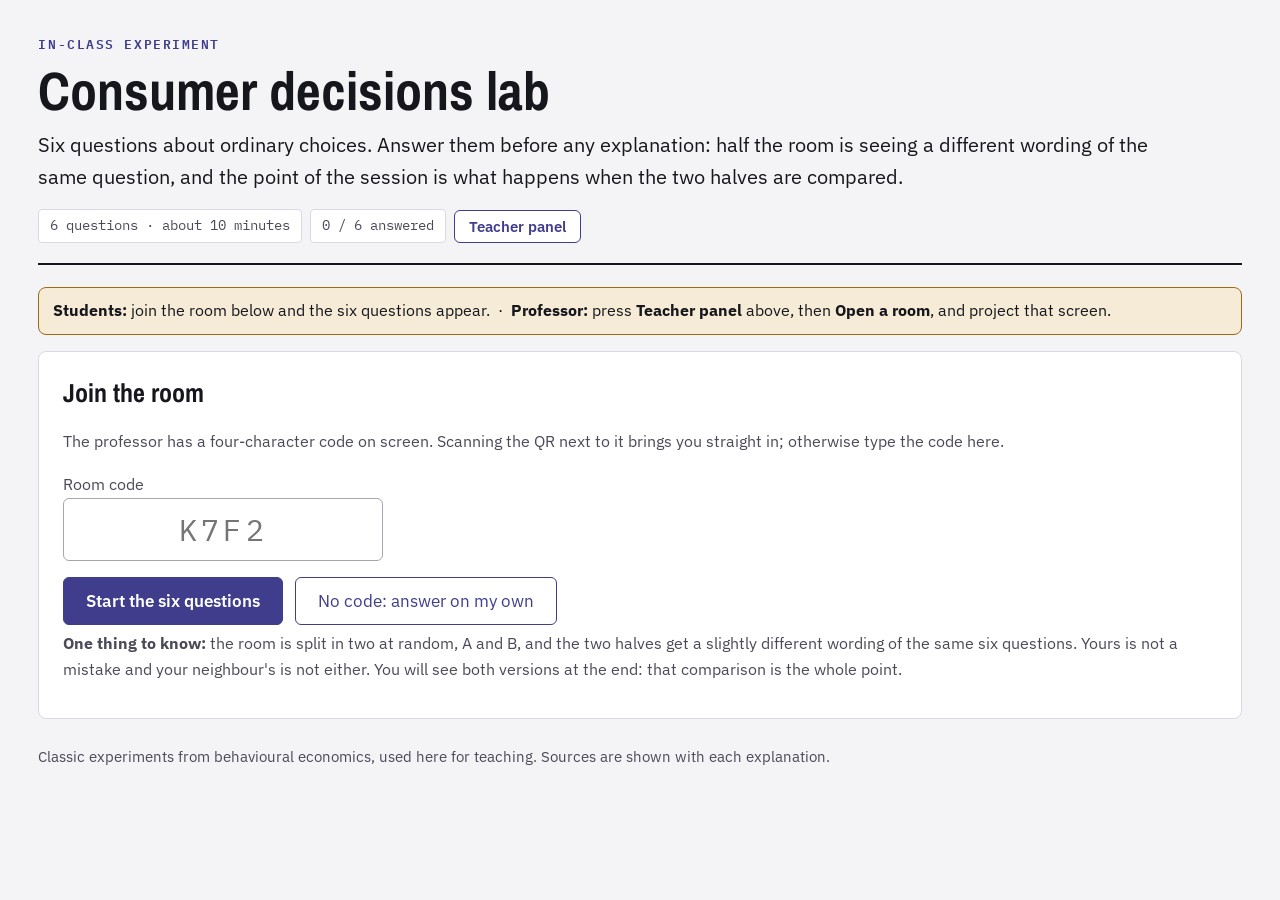
<file: decisions-lab/index.html>
<!doctype html>
<html lang="en">
<head>
<meta charset="utf-8">
<meta name="viewport" content="width=device-width, initial-scale=1">
<title>Consumer decisions lab</title>
<link rel="icon" href="data:image/svg+xml,%3Csvg xmlns=%27http://www.w3.org/2000/svg%27 viewBox=%270 0 100 100%27%3E%3Ctext y=%27.9em%27 font-size=%2790%27%3E%F0%9F%A7%A0%3C/text%3E%3C/svg%3E">
<link rel="preconnect" href="https://fonts.googleapis.com">
<link rel="preconnect" href="https://fonts.gstatic.com" crossorigin>
<link rel="stylesheet" href="https://fonts.googleapis.com/css2?family=Archivo+Narrow:wght@500;700&family=IBM+Plex+Mono:wght@400;600&family=IBM+Plex+Sans:wght@400;500;600&display=swap">
<!--
  Consumer decisions lab: six classic behavioural-economics experiments run live in class.
  Each device is randomly assigned to condition A or B and sees only its own wording; the
  reveal explains what the other half saw, what the original study found, and what it means
  for marketing. The teacher panel turns a show of hands into bars, because a static page
  cannot aggregate answers from 60 phones.
  Everything runs in the browser; answers are saved in localStorage and exported as a PDF.
-->
<script>
/* QRLIB:BEGIN qrcode-generator 1.4.4, MIT, Kazuhiko Arase - inlined so the room needs no CDN */
/**
 * Minified by jsDelivr using Terser v5.37.0.
 * Original file: /npm/qrcode-generator@1.4.4/qrcode.js
 *
 * Do NOT use SRI with dynamically generated files! More information: https://www.jsdelivr.com/using-sri-with-dynamic-files
 */
var qrcode=function(){var t=function(t,r){var e=t,n=g[r],o=null,i=0,a=null,u=[],f={},c=function(t,r){o=function(t){for(var r=new Array(t),e=0;e<t;e+=1){r[e]=new Array(t);for(var n=0;n<t;n+=1)r[e][n]=null}return r}(i=4*e+17),l(0,0),l(i-7,0),l(0,i-7),s(),h(),d(t,r),e>=7&&v(t),null==a&&(a=p(e,n,u)),w(a,r)},l=function(t,r){for(var e=-1;e<=7;e+=1)if(!(t+e<=-1||i<=t+e))for(var n=-1;n<=7;n+=1)r+n<=-1||i<=r+n||(o[t+e][r+n]=0<=e&&e<=6&&(0==n||6==n)||0<=n&&n<=6&&(0==e||6==e)||2<=e&&e<=4&&2<=n&&n<=4)},h=function(){for(var t=8;t<i-8;t+=1)null==o[t][6]&&(o[t][6]=t%2==0);for(var r=8;r<i-8;r+=1)null==o[6][r]&&(o[6][r]=r%2==0)},s=function(){for(var t=B.getPatternPosition(e),r=0;r<t.length;r+=1)for(var n=0;n<t.length;n+=1){var i=t[r],a=t[n];if(null==o[i][a])for(var u=-2;u<=2;u+=1)for(var f=-2;f<=2;f+=1)o[i+u][a+f]=-2==u||2==u||-2==f||2==f||0==u&&0==f}},v=function(t){for(var r=B.getBCHTypeNumber(e),n=0;n<18;n+=1){var a=!t&&1==(r>>n&1);o[Math.floor(n/3)][n%3+i-8-3]=a}for(n=0;n<18;n+=1){a=!t&&1==(r>>n&1);o[n%3+i-8-3][Math.floor(n/3)]=a}},d=function(t,r){for(var e=n<<3|r,a=B.getBCHTypeInfo(e),u=0;u<15;u+=1){var f=!t&&1==(a>>u&1);u<6?o[u][8]=f:u<8?o[u+1][8]=f:o[i-15+u][8]=f}for(u=0;u<15;u+=1){f=!t&&1==(a>>u&1);u<8?o[8][i-u-1]=f:u<9?o[8][15-u-1+1]=f:o[8][15-u-1]=f}o[i-8][8]=!t},w=function(t,r){for(var e=-1,n=i-1,a=7,u=0,f=B.getMaskFunction(r),c=i-1;c>0;c-=2)for(6==c&&(c-=1);;){for(var g=0;g<2;g+=1)if(null==o[n][c-g]){var l=!1;u<t.length&&(l=1==(t[u]>>>a&1)),f(n,c-g)&&(l=!l),o[n][c-g]=l,-1==(a-=1)&&(u+=1,a=7)}if((n+=e)<0||i<=n){n-=e,e=-e;break}}},p=function(t,r,e){for(var n=A.getRSBlocks(t,r),o=b(),i=0;i<e.length;i+=1){var a=e[i];o.put(a.getMode(),4),o.put(a.getLength(),B.getLengthInBits(a.getMode(),t)),a.write(o)}var u=0;for(i=0;i<n.length;i+=1)u+=n[i].dataCount;if(o.getLengthInBits()>8*u)throw"code length overflow. ("+o.getLengthInBits()+">"+8*u+")";for(o.getLengthInBits()+4<=8*u&&o.put(0,4);o.getLengthInBits()%8!=0;)o.putBit(!1);for(;!(o.getLengthInBits()>=8*u||(o.put(236,8),o.getLengthInBits()>=8*u));)o.put(17,8);return function(t,r){for(var e=0,n=0,o=0,i=new Array(r.length),a=new Array(r.length),u=0;u<r.length;u+=1){var f=r[u].dataCount,c=r[u].totalCount-f;n=Math.max(n,f),o=Math.max(o,c),i[u]=new Array(f);for(var g=0;g<i[u].length;g+=1)i[u][g]=255&t.getBuffer()[g+e];e+=f;var l=B.getErrorCorrectPolynomial(c),h=k(i[u],l.getLength()-1).mod(l);for(a[u]=new Array(l.getLength()-1),g=0;g<a[u].length;g+=1){var s=g+h.getLength()-a[u].length;a[u][g]=s>=0?h.getAt(s):0}}var v=0;for(g=0;g<r.length;g+=1)v+=r[g].totalCount;var d=new Array(v),w=0;for(g=0;g<n;g+=1)for(u=0;u<r.length;u+=1)g<i[u].length&&(d[w]=i[u][g],w+=1);for(g=0;g<o;g+=1)for(u=0;u<r.length;u+=1)g<a[u].length&&(d[w]=a[u][g],w+=1);return d}(o,n)};f.addData=function(t,r){var e=null;switch(r=r||"Byte"){case"Numeric":e=M(t);break;case"Alphanumeric":e=x(t);break;case"Byte":e=m(t);break;case"Kanji":e=L(t);break;default:throw"mode:"+r}u.push(e),a=null},f.isDark=function(t,r){if(t<0||i<=t||r<0||i<=r)throw t+","+r;return o[t][r]},f.getModuleCount=function(){return i},f.make=function(){if(e<1){for(var t=1;t<40;t++){for(var r=A.getRSBlocks(t,n),o=b(),i=0;i<u.length;i++){var a=u[i];o.put(a.getMode(),4),o.put(a.getLength(),B.getLengthInBits(a.getMode(),t)),a.write(o)}var g=0;for(i=0;i<r.length;i++)g+=r[i].dataCount;if(o.getLengthInBits()<=8*g)break}e=t}c(!1,function(){for(var t=0,r=0,e=0;e<8;e+=1){c(!0,e);var n=B.getLostPoint(f);(0==e||t>n)&&(t=n,r=e)}return r}())},f.createTableTag=function(t,r){t=t||2;var e="";e+='<table style="',e+=" border-width: 0px; border-style: none;",e+=" border-collapse: collapse;",e+=" padding: 0px; margin: "+(r=void 0===r?4*t:r)+"px;",e+='">',e+="<tbody>";for(var n=0;n<f.getModuleCount();n+=1){e+="<tr>";for(var o=0;o<f.getModuleCount();o+=1)e+='<td style="',e+=" border-width: 0px; border-style: none;",e+=" border-collapse: collapse;",e+=" padding: 0px; margin: 0px;",e+=" width: "+t+"px;",e+=" height: "+t+"px;",e+=" background-color: ",e+=f.isDark(n,o)?"#000000":"#ffffff",e+=";",e+='"/>';e+="</tr>"}return e+="</tbody>",e+="</table>"},f.createSvgTag=function(t,r,e,n){var o={};"object"==typeof arguments[0]&&(t=(o=arguments[0]).cellSize,r=o.margin,e=o.alt,n=o.title),t=t||2,r=void 0===r?4*t:r,(e="string"==typeof e?{text:e}:e||{}).text=e.text||null,e.id=e.text?e.id||"qrcode-description":null,(n="string"==typeof n?{text:n}:n||{}).text=n.text||null,n.id=n.text?n.id||"qrcode-title":null;var i,a,u,c,g=f.getModuleCount()*t+2*r,l="";for(c="l"+t+",0 0,"+t+" -"+t+",0 0,-"+t+"z ",l+='<svg version="1.1" xmlns="http://www.w3.org/2000/svg"',l+=o.scalable?"":' width="'+g+'px" height="'+g+'px"',l+=' viewBox="0 0 '+g+" "+g+'" ',l+=' preserveAspectRatio="xMinYMin meet"',l+=n.text||e.text?' role="img" aria-labelledby="'+y([n.id,e.id].join(" ").trim())+'"':"",l+=">",l+=n.text?'<title id="'+y(n.id)+'">'+y(n.text)+"</title>":"",l+=e.text?'<description id="'+y(e.id)+'">'+y(e.text)+"</description>":"",l+='<rect width="100%" height="100%" fill="white" cx="0" cy="0"/>',l+='<path d="',a=0;a<f.getModuleCount();a+=1)for(u=a*t+r,i=0;i<f.getModuleCount();i+=1)f.isDark(a,i)&&(l+="M"+(i*t+r)+","+u+c);return l+='" stroke="transparent" fill="black"/>',l+="</svg>"},f.createDataURL=function(t,r){t=t||2,r=void 0===r?4*t:r;var e=f.getModuleCount()*t+2*r,n=r,o=e-r;return I(e,e,(function(r,e){if(n<=r&&r<o&&n<=e&&e<o){var i=Math.floor((r-n)/t),a=Math.floor((e-n)/t);return f.isDark(a,i)?0:1}return 1}))},f.createImgTag=function(t,r,e){t=t||2,r=void 0===r?4*t:r;var n=f.getModuleCount()*t+2*r,o="";return o+="<img",o+=' src="',o+=f.createDataURL(t,r),o+='"',o+=' width="',o+=n,o+='"',o+=' height="',o+=n,o+='"',e&&(o+=' alt="',o+=y(e),o+='"'),o+="/>"};var y=function(t){for(var r="",e=0;e<t.length;e+=1){var n=t.charAt(e);switch(n){case"<":r+="&lt;";break;case">":r+="&gt;";break;case"&":r+="&amp;";break;case'"':r+="&quot;";break;default:r+=n}}return r};return f.createASCII=function(t,r){if((t=t||1)<2)return function(t){t=void 0===t?2:t;var r,e,n,o,i,a=1*f.getModuleCount()+2*t,u=t,c=a-t,g={"██":"█","█ ":"▀"," █":"▄","  ":" "},l={"██":"▀","█ ":"▀"," █":" ","  ":" "},h="";for(r=0;r<a;r+=2){for(n=Math.floor((r-u)/1),o=Math.floor((r+1-u)/1),e=0;e<a;e+=1)i="█",u<=e&&e<c&&u<=r&&r<c&&f.isDark(n,Math.floor((e-u)/1))&&(i=" "),u<=e&&e<c&&u<=r+1&&r+1<c&&f.isDark(o,Math.floor((e-u)/1))?i+=" ":i+="█",h+=t<1&&r+1>=c?l[i]:g[i];h+="\n"}return a%2&&t>0?h.substring(0,h.length-a-1)+Array(a+1).join("▀"):h.substring(0,h.length-1)}(r);t-=1,r=void 0===r?2*t:r;var e,n,o,i,a=f.getModuleCount()*t+2*r,u=r,c=a-r,g=Array(t+1).join("██"),l=Array(t+1).join("  "),h="",s="";for(e=0;e<a;e+=1){for(o=Math.floor((e-u)/t),s="",n=0;n<a;n+=1)i=1,u<=n&&n<c&&u<=e&&e<c&&f.isDark(o,Math.floor((n-u)/t))&&(i=0),s+=i?g:l;for(o=0;o<t;o+=1)h+=s+"\n"}return h.substring(0,h.length-1)},f.renderTo2dContext=function(t,r){r=r||2;for(var e=f.getModuleCount(),n=0;n<e;n++)for(var o=0;o<e;o++)t.fillStyle=f.isDark(n,o)?"black":"white",t.fillRect(n*r,o*r,r,r)},f};t.stringToBytes=(t.stringToBytesFuncs={default:function(t){for(var r=[],e=0;e<t.length;e+=1){var n=t.charCodeAt(e);r.push(255&n)}return r}}).default,t.createStringToBytes=function(t,r){var e=function(){for(var e=S(t),n=function(){var t=e.read();if(-1==t)throw"eof";return t},o=0,i={};;){var a=e.read();if(-1==a)break;var u=n(),f=n()<<8|n();i[String.fromCharCode(a<<8|u)]=f,o+=1}if(o!=r)throw o+" != "+r;return i}(),n="?".charCodeAt(0);return function(t){for(var r=[],o=0;o<t.length;o+=1){var i=t.charCodeAt(o);if(i<128)r.push(i);else{var a=e[t.charAt(o)];"number"==typeof a?(255&a)==a?r.push(a):(r.push(a>>>8),r.push(255&a)):r.push(n)}}return r}};var r,e,n,o,i,a=1,u=2,f=4,c=8,g={L:1,M:0,Q:3,H:2},l=0,h=1,s=2,v=3,d=4,w=5,p=6,y=7,B=(r=[[],[6,18],[6,22],[6,26],[6,30],[6,34],[6,22,38],[6,24,42],[6,26,46],[6,28,50],[6,30,54],[6,32,58],[6,34,62],[6,26,46,66],[6,26,48,70],[6,26,50,74],[6,30,54,78],[6,30,56,82],[6,30,58,86],[6,34,62,90],[6,28,50,72,94],[6,26,50,74,98],[6,30,54,78,102],[6,28,54,80,106],[6,32,58,84,110],[6,30,58,86,114],[6,34,62,90,118],[6,26,50,74,98,122],[6,30,54,78,102,126],[6,26,52,78,104,130],[6,30,56,82,108,134],[6,34,60,86,112,138],[6,30,58,86,114,142],[6,34,62,90,118,146],[6,30,54,78,102,126,150],[6,24,50,76,102,128,154],[6,28,54,80,106,132,158],[6,32,58,84,110,136,162],[6,26,54,82,110,138,166],[6,30,58,86,114,142,170]],e=1335,n=7973,i=function(t){for(var r=0;0!=t;)r+=1,t>>>=1;return r},(o={}).getBCHTypeInfo=function(t){for(var r=t<<10;i(r)-i(e)>=0;)r^=e<<i(r)-i(e);return 21522^(t<<10|r)},o.getBCHTypeNumber=function(t){for(var r=t<<12;i(r)-i(n)>=0;)r^=n<<i(r)-i(n);return t<<12|r},o.getPatternPosition=function(t){return r[t-1]},o.getMaskFunction=function(t){switch(t){case l:return function(t,r){return(t+r)%2==0};case h:return function(t,r){return t%2==0};case s:return function(t,r){return r%3==0};case v:return function(t,r){return(t+r)%3==0};case d:return function(t,r){return(Math.floor(t/2)+Math.floor(r/3))%2==0};case w:return function(t,r){return t*r%2+t*r%3==0};case p:return function(t,r){return(t*r%2+t*r%3)%2==0};case y:return function(t,r){return(t*r%3+(t+r)%2)%2==0};default:throw"bad maskPattern:"+t}},o.getErrorCorrectPolynomial=function(t){for(var r=k([1],0),e=0;e<t;e+=1)r=r.multiply(k([1,C.gexp(e)],0));return r},o.getLengthInBits=function(t,r){if(1<=r&&r<10)switch(t){case a:return 10;case u:return 9;case f:case c:return 8;default:throw"mode:"+t}else if(r<27)switch(t){case a:return 12;case u:return 11;case f:return 16;case c:return 10;default:throw"mode:"+t}else{if(!(r<41))throw"type:"+r;switch(t){case a:return 14;case u:return 13;case f:return 16;case c:return 12;default:throw"mode:"+t}}},o.getLostPoint=function(t){for(var r=t.getModuleCount(),e=0,n=0;n<r;n+=1)for(var o=0;o<r;o+=1){for(var i=0,a=t.isDark(n,o),u=-1;u<=1;u+=1)if(!(n+u<0||r<=n+u))for(var f=-1;f<=1;f+=1)o+f<0||r<=o+f||0==u&&0==f||a==t.isDark(n+u,o+f)&&(i+=1);i>5&&(e+=3+i-5)}for(n=0;n<r-1;n+=1)for(o=0;o<r-1;o+=1){var c=0;t.isDark(n,o)&&(c+=1),t.isDark(n+1,o)&&(c+=1),t.isDark(n,o+1)&&(c+=1),t.isDark(n+1,o+1)&&(c+=1),0!=c&&4!=c||(e+=3)}for(n=0;n<r;n+=1)for(o=0;o<r-6;o+=1)t.isDark(n,o)&&!t.isDark(n,o+1)&&t.isDark(n,o+2)&&t.isDark(n,o+3)&&t.isDark(n,o+4)&&!t.isDark(n,o+5)&&t.isDark(n,o+6)&&(e+=40);for(o=0;o<r;o+=1)for(n=0;n<r-6;n+=1)t.isDark(n,o)&&!t.isDark(n+1,o)&&t.isDark(n+2,o)&&t.isDark(n+3,o)&&t.isDark(n+4,o)&&!t.isDark(n+5,o)&&t.isDark(n+6,o)&&(e+=40);var g=0;for(o=0;o<r;o+=1)for(n=0;n<r;n+=1)t.isDark(n,o)&&(g+=1);return e+=Math.abs(100*g/r/r-50)/5*10},o),C=function(){for(var t=new Array(256),r=new Array(256),e=0;e<8;e+=1)t[e]=1<<e;for(e=8;e<256;e+=1)t[e]=t[e-4]^t[e-5]^t[e-6]^t[e-8];for(e=0;e<255;e+=1)r[t[e]]=e;var n={glog:function(t){if(t<1)throw"glog("+t+")";return r[t]},gexp:function(r){for(;r<0;)r+=255;for(;r>=256;)r-=255;return t[r]}};return n}();function k(t,r){if(void 0===t.length)throw t.length+"/"+r;var e=function(){for(var e=0;e<t.length&&0==t[e];)e+=1;for(var n=new Array(t.length-e+r),o=0;o<t.length-e;o+=1)n[o]=t[o+e];return n}(),n={getAt:function(t){return e[t]},getLength:function(){return e.length},multiply:function(t){for(var r=new Array(n.getLength()+t.getLength()-1),e=0;e<n.getLength();e+=1)for(var o=0;o<t.getLength();o+=1)r[e+o]^=C.gexp(C.glog(n.getAt(e))+C.glog(t.getAt(o)));return k(r,0)},mod:function(t){if(n.getLength()-t.getLength()<0)return n;for(var r=C.glog(n.getAt(0))-C.glog(t.getAt(0)),e=new Array(n.getLength()),o=0;o<n.getLength();o+=1)e[o]=n.getAt(o);for(o=0;o<t.getLength();o+=1)e[o]^=C.gexp(C.glog(t.getAt(o))+r);return k(e,0).mod(t)}};return n}var A=function(){var t=[[1,26,19],[1,26,16],[1,26,13],[1,26,9],[1,44,34],[1,44,28],[1,44,22],[1,44,16],[1,70,55],[1,70,44],[2,35,17],[2,35,13],[1,100,80],[2,50,32],[2,50,24],[4,25,9],[1,134,108],[2,67,43],[2,33,15,2,34,16],[2,33,11,2,34,12],[2,86,68],[4,43,27],[4,43,19],[4,43,15],[2,98,78],[4,49,31],[2,32,14,4,33,15],[4,39,13,1,40,14],[2,121,97],[2,60,38,2,61,39],[4,40,18,2,41,19],[4,40,14,2,41,15],[2,146,116],[3,58,36,2,59,37],[4,36,16,4,37,17],[4,36,12,4,37,13],[2,86,68,2,87,69],[4,69,43,1,70,44],[6,43,19,2,44,20],[6,43,15,2,44,16],[4,101,81],[1,80,50,4,81,51],[4,50,22,4,51,23],[3,36,12,8,37,13],[2,116,92,2,117,93],[6,58,36,2,59,37],[4,46,20,6,47,21],[7,42,14,4,43,15],[4,133,107],[8,59,37,1,60,38],[8,44,20,4,45,21],[12,33,11,4,34,12],[3,145,115,1,146,116],[4,64,40,5,65,41],[11,36,16,5,37,17],[11,36,12,5,37,13],[5,109,87,1,110,88],[5,65,41,5,66,42],[5,54,24,7,55,25],[11,36,12,7,37,13],[5,122,98,1,123,99],[7,73,45,3,74,46],[15,43,19,2,44,20],[3,45,15,13,46,16],[1,135,107,5,136,108],[10,74,46,1,75,47],[1,50,22,15,51,23],[2,42,14,17,43,15],[5,150,120,1,151,121],[9,69,43,4,70,44],[17,50,22,1,51,23],[2,42,14,19,43,15],[3,141,113,4,142,114],[3,70,44,11,71,45],[17,47,21,4,48,22],[9,39,13,16,40,14],[3,135,107,5,136,108],[3,67,41,13,68,42],[15,54,24,5,55,25],[15,43,15,10,44,16],[4,144,116,4,145,117],[17,68,42],[17,50,22,6,51,23],[19,46,16,6,47,17],[2,139,111,7,140,112],[17,74,46],[7,54,24,16,55,25],[34,37,13],[4,151,121,5,152,122],[4,75,47,14,76,48],[11,54,24,14,55,25],[16,45,15,14,46,16],[6,147,117,4,148,118],[6,73,45,14,74,46],[11,54,24,16,55,25],[30,46,16,2,47,17],[8,132,106,4,133,107],[8,75,47,13,76,48],[7,54,24,22,55,25],[22,45,15,13,46,16],[10,142,114,2,143,115],[19,74,46,4,75,47],[28,50,22,6,51,23],[33,46,16,4,47,17],[8,152,122,4,153,123],[22,73,45,3,74,46],[8,53,23,26,54,24],[12,45,15,28,46,16],[3,147,117,10,148,118],[3,73,45,23,74,46],[4,54,24,31,55,25],[11,45,15,31,46,16],[7,146,116,7,147,117],[21,73,45,7,74,46],[1,53,23,37,54,24],[19,45,15,26,46,16],[5,145,115,10,146,116],[19,75,47,10,76,48],[15,54,24,25,55,25],[23,45,15,25,46,16],[13,145,115,3,146,116],[2,74,46,29,75,47],[42,54,24,1,55,25],[23,45,15,28,46,16],[17,145,115],[10,74,46,23,75,47],[10,54,24,35,55,25],[19,45,15,35,46,16],[17,145,115,1,146,116],[14,74,46,21,75,47],[29,54,24,19,55,25],[11,45,15,46,46,16],[13,145,115,6,146,116],[14,74,46,23,75,47],[44,54,24,7,55,25],[59,46,16,1,47,17],[12,151,121,7,152,122],[12,75,47,26,76,48],[39,54,24,14,55,25],[22,45,15,41,46,16],[6,151,121,14,152,122],[6,75,47,34,76,48],[46,54,24,10,55,25],[2,45,15,64,46,16],[17,152,122,4,153,123],[29,74,46,14,75,47],[49,54,24,10,55,25],[24,45,15,46,46,16],[4,152,122,18,153,123],[13,74,46,32,75,47],[48,54,24,14,55,25],[42,45,15,32,46,16],[20,147,117,4,148,118],[40,75,47,7,76,48],[43,54,24,22,55,25],[10,45,15,67,46,16],[19,148,118,6,149,119],[18,75,47,31,76,48],[34,54,24,34,55,25],[20,45,15,61,46,16]],r=function(t,r){var e={};return e.totalCount=t,e.dataCount=r,e},e={};return e.getRSBlocks=function(e,n){var o=function(r,e){switch(e){case g.L:return t[4*(r-1)+0];case g.M:return t[4*(r-1)+1];case g.Q:return t[4*(r-1)+2];case g.H:return t[4*(r-1)+3];default:return}}(e,n);if(void 0===o)throw"bad rs block @ typeNumber:"+e+"/errorCorrectionLevel:"+n;for(var i=o.length/3,a=[],u=0;u<i;u+=1)for(var f=o[3*u+0],c=o[3*u+1],l=o[3*u+2],h=0;h<f;h+=1)a.push(r(c,l));return a},e}(),b=function(){var t=[],r=0,e={getBuffer:function(){return t},getAt:function(r){var e=Math.floor(r/8);return 1==(t[e]>>>7-r%8&1)},put:function(t,r){for(var n=0;n<r;n+=1)e.putBit(1==(t>>>r-n-1&1))},getLengthInBits:function(){return r},putBit:function(e){var n=Math.floor(r/8);t.length<=n&&t.push(0),e&&(t[n]|=128>>>r%8),r+=1}};return e},M=function(t){var r=a,e=t,n={getMode:function(){return r},getLength:function(t){return e.length},write:function(t){for(var r=e,n=0;n+2<r.length;)t.put(o(r.substring(n,n+3)),10),n+=3;n<r.length&&(r.length-n==1?t.put(o(r.substring(n,n+1)),4):r.length-n==2&&t.put(o(r.substring(n,n+2)),7))}},o=function(t){for(var r=0,e=0;e<t.length;e+=1)r=10*r+i(t.charAt(e));return r},i=function(t){if("0"<=t&&t<="9")return t.charCodeAt(0)-"0".charCodeAt(0);throw"illegal char :"+t};return n},x=function(t){var r=u,e=t,n={getMode:function(){return r},getLength:function(t){return e.length},write:function(t){for(var r=e,n=0;n+1<r.length;)t.put(45*o(r.charAt(n))+o(r.charAt(n+1)),11),n+=2;n<r.length&&t.put(o(r.charAt(n)),6)}},o=function(t){if("0"<=t&&t<="9")return t.charCodeAt(0)-"0".charCodeAt(0);if("A"<=t&&t<="Z")return t.charCodeAt(0)-"A".charCodeAt(0)+10;switch(t){case" ":return 36;case"$":return 37;case"%":return 38;case"*":return 39;case"+":return 40;case"-":return 41;case".":return 42;case"/":return 43;case":":return 44;default:throw"illegal char :"+t}};return n},m=function(r){var e=f,n=t.stringToBytes(r),o={getMode:function(){return e},getLength:function(t){return n.length},write:function(t){for(var r=0;r<n.length;r+=1)t.put(n[r],8)}};return o},L=function(r){var e=c,n=t.stringToBytesFuncs.SJIS;if(!n)throw"sjis not supported.";!function(){var t=n("友");if(2!=t.length||38726!=(t[0]<<8|t[1]))throw"sjis not supported."}();var o=n(r),i={getMode:function(){return e},getLength:function(t){return~~(o.length/2)},write:function(t){for(var r=o,e=0;e+1<r.length;){var n=(255&r[e])<<8|255&r[e+1];if(33088<=n&&n<=40956)n-=33088;else{if(!(57408<=n&&n<=60351))throw"illegal char at "+(e+1)+"/"+n;n-=49472}n=192*(n>>>8&255)+(255&n),t.put(n,13),e+=2}if(e<r.length)throw"illegal char at "+(e+1)}};return i},D=function(){var t=[],r={writeByte:function(r){t.push(255&r)},writeShort:function(t){r.writeByte(t),r.writeByte(t>>>8)},writeBytes:function(t,e,n){e=e||0,n=n||t.length;for(var o=0;o<n;o+=1)r.writeByte(t[o+e])},writeString:function(t){for(var e=0;e<t.length;e+=1)r.writeByte(t.charCodeAt(e))},toByteArray:function(){return t},toString:function(){var r="";r+="[";for(var e=0;e<t.length;e+=1)e>0&&(r+=","),r+=t[e];return r+="]"}};return r},S=function(t){var r=t,e=0,n=0,o=0,i={read:function(){for(;o<8;){if(e>=r.length){if(0==o)return-1;throw"unexpected end of file./"+o}var t=r.charAt(e);if(e+=1,"="==t)return o=0,-1;t.match(/^\s$/)||(n=n<<6|a(t.charCodeAt(0)),o+=6)}var i=n>>>o-8&255;return o-=8,i}},a=function(t){if(65<=t&&t<=90)return t-65;if(97<=t&&t<=122)return t-97+26;if(48<=t&&t<=57)return t-48+52;if(43==t)return 62;if(47==t)return 63;throw"c:"+t};return i},I=function(t,r,e){for(var n=function(t,r){var e=t,n=r,o=new Array(t*r),i={setPixel:function(t,r,n){o[r*e+t]=n},write:function(t){t.writeString("GIF87a"),t.writeShort(e),t.writeShort(n),t.writeByte(128),t.writeByte(0),t.writeByte(0),t.writeByte(0),t.writeByte(0),t.writeByte(0),t.writeByte(255),t.writeByte(255),t.writeByte(255),t.writeString(","),t.writeShort(0),t.writeShort(0),t.writeShort(e),t.writeShort(n),t.writeByte(0);var r=a(2);t.writeByte(2);for(var o=0;r.length-o>255;)t.writeByte(255),t.writeBytes(r,o,255),o+=255;t.writeByte(r.length-o),t.writeBytes(r,o,r.length-o),t.writeByte(0),t.writeString(";")}},a=function(t){for(var r=1<<t,e=1+(1<<t),n=t+1,i=u(),a=0;a<r;a+=1)i.add(String.fromCharCode(a));i.add(String.fromCharCode(r)),i.add(String.fromCharCode(e));var f,c,g,l=D(),h=(f=l,c=0,g=0,{write:function(t,r){if(t>>>r!=0)throw"length over";for(;c+r>=8;)f.writeByte(255&(t<<c|g)),r-=8-c,t>>>=8-c,g=0,c=0;g|=t<<c,c+=r},flush:function(){c>0&&f.writeByte(g)}});h.write(r,n);var s=0,v=String.fromCharCode(o[s]);for(s+=1;s<o.length;){var d=String.fromCharCode(o[s]);s+=1,i.contains(v+d)?v+=d:(h.write(i.indexOf(v),n),i.size()<4095&&(i.size()==1<<n&&(n+=1),i.add(v+d)),v=d)}return h.write(i.indexOf(v),n),h.write(e,n),h.flush(),l.toByteArray()},u=function(){var t={},r=0,e={add:function(n){if(e.contains(n))throw"dup key:"+n;t[n]=r,r+=1},size:function(){return r},indexOf:function(r){return t[r]},contains:function(r){return void 0!==t[r]}};return e};return i}(t,r),o=0;o<r;o+=1)for(var i=0;i<t;i+=1)n.setPixel(i,o,e(i,o));var a=D();n.write(a);for(var u=function(){var t=0,r=0,e=0,n="",o={},i=function(t){n+=String.fromCharCode(a(63&t))},a=function(t){if(t<0);else{if(t<26)return 65+t;if(t<52)return t-26+97;if(t<62)return t-52+48;if(62==t)return 43;if(63==t)return 47}throw"n:"+t};return o.writeByte=function(n){for(t=t<<8|255&n,r+=8,e+=1;r>=6;)i(t>>>r-6),r-=6},o.flush=function(){if(r>0&&(i(t<<6-r),t=0,r=0),e%3!=0)for(var o=3-e%3,a=0;a<o;a+=1)n+="="},o.toString=function(){return n},o}(),f=a.toByteArray(),c=0;c<f.length;c+=1)u.writeByte(f[c]);return u.flush(),"data:image/gif;base64,"+u};return t}();qrcode.stringToBytesFuncs["UTF-8"]=function(t){return function(t){for(var r=[],e=0;e<t.length;e++){var n=t.charCodeAt(e);n<128?r.push(n):n<2048?r.push(192|n>>6,128|63&n):n<55296||n>=57344?r.push(224|n>>12,128|n>>6&63,128|63&n):(e++,n=65536+((1023&n)<<10|1023&t.charCodeAt(e)),r.push(240|n>>18,128|n>>12&63,128|n>>6&63,128|63&n))}return r}(t)},function(t){"function"==typeof define&&define.amd?define([],t):"object"==typeof exports&&(module.exports=t())}((function(){return qrcode}));
//# sourceMappingURL=/sm/26b4b0d0b1e283d6b3ec9857ac597d7a60c76ac17be1ef4c965f03086de426bb.map
/* QRLIB:END */
</script>
<style>
:root{
  --ground:#F4F4F6; --surface:#FFFFFF; --sunk:#EAEAEF;
  --ink:#16161D; --muted:#4A4A58; --line:#D9D9E3;
  --ind:#3F3D8C; --ind-soft:#E7E6F5;
  --a:#1F6F6B; --a-soft:#DDEFED; --b:#A4501E; --b-soft:#F7E7DA;
  --ok:#2E7D5B; --ok-soft:#DEEFE7; --warn:#9A6B12; --warn-soft:#F6EBD6;
}
@media (prefers-color-scheme:dark){ :root:not([data-theme="light"]){
  --ground:#101014; --surface:#1A1A21; --sunk:#15151B; --ink:#E9E9F0; --muted:#AFAFC0; --line:#2C2C38;
  --ind:#A9A6F0; --ind-soft:#25233F; --a:#6FC7C1; --a-soft:#14302E; --b:#E0A377; --b-soft:#33231A;
  --ok:#63BE95; --ok-soft:#13291F; --warn:#D9A649; --warn-soft:#2A2213;
}}
:root[data-theme="dark"]{
  --ground:#101014; --surface:#1A1A21; --sunk:#15151B; --ink:#E9E9F0; --muted:#AFAFC0; --line:#2C2C38;
  --ind:#A9A6F0; --ind-soft:#25233F; --a:#6FC7C1; --a-soft:#14302E; --b:#E0A377; --b-soft:#33231A;
  --ok:#63BE95; --ok-soft:#13291F; --warn:#D9A649; --warn-soft:#2A2213;
}
*{box-sizing:border-box}
body{background:var(--ground);color:var(--ink);font-family:"IBM Plex Sans",system-ui,-apple-system,"Segoe UI",sans-serif;
  font-size:17px;line-height:1.6;margin:0;padding:0 clamp(16px,3vw,44px) 90px}
.wrap{width:100%;max-width:1500px;margin:0 auto}
h1,h2,h3{font-family:"Archivo Narrow","Arial Narrow",Arial,sans-serif}
header{padding:34px 0 20px;border-bottom:2px solid var(--ink);margin-bottom:22px}
.eyebrow{font-family:"IBM Plex Mono",monospace;font-size:13px;letter-spacing:.12em;text-transform:uppercase;color:var(--ind);margin:0 0 8px;font-weight:600}
h1{font-size:clamp(34px,5vw,54px);line-height:1.05;margin:0 0 10px;font-weight:700}
.sub{font-size:20px;margin:0;max-width:95ch}
.meta{display:flex;flex-wrap:wrap;gap:8px;margin-top:16px;align-items:center}
.chip{font-family:"IBM Plex Mono",monospace;font-size:13.5px;padding:5px 11px;border:1px solid var(--line);border-radius:4px;color:var(--muted);background:var(--surface)}
.chip.grp{font-weight:700;color:#fff}
.chip.grp.A{background:var(--a);border-color:var(--a)} .chip.grp.B{background:var(--b);border-color:var(--b)}
section{background:var(--surface);border:1px solid var(--line);border-radius:8px;margin-bottom:16px;padding:20px 24px}
h2{font-size:26px;margin:0 0 6px}
h3{font-size:21px;margin:0 0 4px}
.q{border-left:5px solid var(--ind);padding-left:16px;margin:14px 0 10px}
.q .n{font-family:"IBM Plex Mono",monospace;font-size:14px;color:var(--ind);font-weight:600;letter-spacing:.06em;text-transform:uppercase}
.q .text{font-size:19px;margin-top:2px}
.opts{display:grid;grid-template-columns:repeat(auto-fit,minmax(240px,1fr));gap:12px;margin-top:12px}
.opt{border:2px solid var(--line);border-radius:8px;padding:14px 16px;background:var(--surface);cursor:pointer;font-size:17px;text-align:left;line-height:1.45}
.opt:hover{border-color:var(--ind)}
.opt.sel{border-color:var(--ind);background:var(--ind-soft);font-weight:600}
.opt .k{display:block;font-family:"IBM Plex Mono",monospace;font-size:13px;color:var(--muted);margin-bottom:3px}
.opt.sel .k{color:var(--ind)}
input[type=number],input[type=text],textarea{width:100%;font-family:inherit;font-size:17px;color:var(--ink);background:var(--surface);
  border:1.5px solid #A6A6B5;border-radius:6px;padding:11px 14px;min-height:48px}
textarea{min-height:88px;resize:vertical}
input:focus,textarea:focus{outline:3px solid rgba(63,61,140,.3);border-color:var(--ind)}
.num-row{display:flex;gap:10px;align-items:center;margin-top:10px;flex-wrap:wrap}
.num-row input{max-width:220px}
.unit{font-family:"IBM Plex Mono",monospace;color:var(--muted)}
.btn{font-family:inherit;font-size:17px;font-weight:600;padding:12px 22px;border:1.5px solid var(--ind);background:var(--surface);color:var(--ind);border-radius:6px;cursor:pointer}
.btn:hover{background:var(--ind-soft)}
.btn.solid{background:var(--ind);color:#fff}.btn.solid:hover{opacity:.9}
.btn:disabled{opacity:.45;cursor:not-allowed}
.row{display:flex;gap:12px;flex-wrap:wrap;align-items:center;margin-top:16px}
.hint{color:var(--muted);font-size:16px}
.reveal{display:none;margin-top:14px;border-top:1px dashed var(--line);padding-top:14px}
.reveal.open{display:block}
.grid2{display:grid;grid-template-columns:repeat(auto-fit,minmax(300px,1fr));gap:14px;margin:10px 0}
.card{border:1px solid var(--line);border-radius:8px;padding:12px 16px;background:var(--sunk)}
.card.A{border-left:5px solid var(--a)} .card.B{border-left:5px solid var(--b)}
.card .h{font-family:"IBM Plex Mono",monospace;font-size:13px;font-weight:600;letter-spacing:.06em;text-transform:uppercase;margin-bottom:4px}
.card.A .h{color:var(--a)} .card.B .h{color:var(--b)}
.finding{background:var(--ind-soft);border-radius:8px;padding:12px 16px;margin-top:10px}
.finding .h{font-family:"IBM Plex Mono",monospace;font-size:13px;font-weight:600;letter-spacing:.06em;text-transform:uppercase;color:var(--ind);margin-bottom:4px}
.src{font-size:15px;color:var(--muted);margin-top:6px}
.bars{margin-top:12px}
.bar{display:grid;grid-template-columns:120px 1fr 60px;gap:10px;align-items:center;margin:6px 0;font-size:16px}
.track{display:block;background:var(--sunk);border-radius:4px;height:22px;overflow:hidden}
.fill{display:block;height:100%;background:var(--ind);min-width:2px}
.fill.A{background:var(--a)} .fill.B{background:var(--b)}
.tally{display:grid;grid-template-columns:repeat(auto-fit,minmax(430px,1fr));gap:16px}
.tally .t{border:1px solid var(--line);border-radius:8px;padding:12px 14px}
.tally .wording{font-size:15px;border-left:4px solid var(--line);padding:3px 0 3px 10px;margin:8px 0}
.tally .wording.A{border-left-color:var(--a)} .tally .wording.B{border-left-color:var(--b)}
.tally .wording b{font-family:"IBM Plex Mono",monospace;font-size:12px;letter-spacing:.06em;text-transform:uppercase}
.tally .wording.A b{color:var(--a)} .tally .wording.B b{color:var(--b)}
.tally .what{background:var(--ind-soft);border-radius:6px;padding:9px 12px;margin-top:10px;font-size:15.5px}
.tally .what .h{font-family:"IBM Plex Mono",monospace;font-size:11.5px;font-weight:600;letter-spacing:.06em;
  text-transform:uppercase;color:var(--ind);display:block;margin-bottom:2px}
.tally .what.mkt{background:var(--ok-soft)} .tally .what.mkt .h{color:var(--ok)}
body.tmode #whoLine, body.tmode #whoBox, body.tmode #qs, body.tmode #sendBox, body.tmode #endBox,
body.tmode #quizBox, body.tmode .sub, body.tmode #grpChip, body.tmode #prog, body.tmode .chip.plain{display:none!important}
.live{border:1px solid var(--ind);background:var(--ind-soft);border-radius:8px;padding:14px 16px;margin:10px 0 16px}
.code{font-family:"IBM Plex Mono",monospace;font-size:38px;font-weight:600;letter-spacing:.18em;color:var(--ind);
  background:var(--surface);border:2px solid var(--ind);border-radius:8px;padding:2px 16px}
.nbadge{font-family:"IBM Plex Mono",monospace;font-size:13px;color:var(--muted)}
.tally label{display:block;font-size:15px;color:var(--muted);margin:8px 0 4px}
.state{font-family:"IBM Plex Mono",monospace;font-size:14px;padding:4px 10px;border-radius:4px;background:var(--sunk);color:var(--muted)}
.state.done{background:var(--ok-soft);color:var(--ok);font-weight:600}
.opt.good{border-color:var(--ok);background:var(--ok-soft)}
.opt.bad{border-color:var(--b);background:var(--b-soft)}
.qwhy{font-size:16px;color:var(--muted);margin-top:8px;padding-left:16px;border-left:3px solid var(--line)}
.qwhy.good{border-left-color:var(--ok)} .qwhy.bad{border-left-color:var(--b)}
.join{display:grid;grid-template-columns:auto 1fr;gap:22px;align-items:center;margin-top:12px}
.join .qr{background:#fff;padding:10px;border:1px solid var(--line);border-radius:8px;line-height:0}
.join .qr svg{width:190px;height:190px;display:block}
.steps{counter-reset:s;margin:10px 0 0;padding:0;list-style:none}
.steps li{counter-increment:s;position:relative;padding-left:34px;margin:7px 0;font-size:16.5px}
.steps li::before{content:counter(s);position:absolute;left:0;top:1px;width:23px;height:23px;border-radius:50%;
  background:var(--ind);color:#fff;font-family:"IBM Plex Mono",monospace;font-size:13px;font-weight:600;
  display:flex;align-items:center;justify-content:center}
.who{background:var(--warn-soft);border:1px solid var(--warn);border-radius:8px;padding:10px 14px;margin:0 0 16px;font-size:16px}
@media print{ .join .qr{display:none} }
.finding .hint, .finding .src, .card .hint{color:var(--ink);opacity:.9}
.reveal .card .hint{color:var(--ink);font-size:16px}
.qwhy{color:var(--ink);opacity:.9}
footer{margin-top:26px;color:var(--muted);font-size:14.5px}
#printout{display:none}
@media print{
  @page{size:A4;margin:14mm 13mm}
  body{background:#fff;color:#000;padding:0;font-size:10pt}
  .wrap > :not(#printout){display:none!important}
  #printout{display:block!important}
  #printout h1{font-size:18pt;margin:0 0 2mm;border-bottom:1.5pt solid #000;padding-bottom:2mm}
  #printout h2{font-size:12pt;margin:5mm 0 1.5mm;border-bottom:.5pt solid #999;padding-bottom:1mm}
  #printout .id{font-size:10pt;margin:0 0 3mm}
  #printout .qq{margin:2.5mm 0;page-break-inside:avoid}
  #printout .qq b{display:block;font-size:8.5pt;text-transform:uppercase;letter-spacing:.05em;color:#444}
  #printout .foot{margin-top:6mm;font-size:8pt;color:#444;border-top:.5pt solid #999;padding-top:2mm}
}
</style>
</head>
<body>
<div class="wrap">

<header>
  <p class="eyebrow">In-class experiment</p>
  <h1>Consumer decisions lab</h1>
  <p class="sub">Six questions about ordinary choices. Answer them before any explanation: half the room is seeing a different
  wording of the same question, and the point of the session is what happens when the two halves are compared.</p>
  <div class="meta">
    <span class="chip grp" id="grpChip" style="display:none">Group –</span>
    <span class="chip plain">6 questions · about 10 minutes</span>
    <span class="chip" id="prog">0 / 6 answered</span>
    <span class="chip" id="modeChip" style="display:none">Teacher screen</span>
    <button class="btn" id="btnTeacher" style="padding:6px 14px;font-size:15px">Teacher panel</button>
  </div>
</header>

<p class="who" id="whoLine"><b>Students:</b> join the room below and the six questions appear. &nbsp;·&nbsp;
<b>Professor:</b> press <b>Teacher panel</b> above, then <b>Open a room</b>, and project that screen.</p>

<section id="whoBox">
  <h2>Join the room</h2>
  <p class="hint">The professor has a four-character code on screen. Scanning the QR next to it
  brings you straight in; otherwise type the code here.</p>
  <div style="max-width:320px">
    <label class="hint" for="room">Room code</label>
    <input type="text" id="room" maxlength="6" autocapitalize="characters" placeholder="K7F2"
    style="font-family:'IBM Plex Mono',monospace;font-size:30px;letter-spacing:.14em;text-transform:uppercase;text-align:center">
  </div>
  <div class="row">
    <button class="btn solid" id="btnStart">Start the six questions</button>
    <button class="btn" id="btnNoRoom" style="font-weight:400">No code: answer on my own</button>
  </div>
  <p class="hint" style="margin-top:6px"><b>One thing to know:</b> the room is split in two at random,
  A and B, and the two halves get a slightly different wording of the same six questions. Yours is not
  a mistake and your neighbour's is not either. You will see both versions at the end: that comparison
  is the whole point.</p>
</section>

<div id="qs" style="display:none"></div>

<section id="sendBox" style="display:none">
  <h2>Done with the six?</h2>
  <p class="hint" id="sendState">Answer the six questions and send them: only the letter of your half and
  your answers travel, no name and nothing that identifies you.</p>
  <div class="row">
    <button class="btn solid" id="btnSend">Send my answers</button>
  </div>
</section>

<section id="endBox" style="display:none">
  <h2>When everyone has answered</h2>
  <p class="hint">Nothing to hand in: your answers are already in the results of the room. Do not press this until the professor says so - it explains every question.</p>
  <div class="row">
    <button class="btn solid" id="btnReveal">Show me what this was about</button>
    <button class="btn" id="btnClear" style="font-weight:400">Start again</button>
  </div>
</section>

<section id="quizBox" style="display:none">
  <h2>Check yourself</h2>
  <p class="hint">The same six effects in new situations. Pick one answer per question, then check
  them all: each one says why. These are the concepts the quiz in Blackboard asks about.</p>
  <div id="quizQs"></div>
  <div class="row">
    <button class="btn solid" id="btnMark">Check my answers</button>
    <button class="btn" id="btnQuizAgain">Clear the quiz</button>
    <span class="chip" id="quizScore">not checked yet</span>
  </div>
</section>

<section id="teacher" style="display:none">
  <h2>Teacher panel: results of the room</h2>
  <div class="live">
    <ol class="steps" id="liveSteps">
      <li>Press <b>Open a room</b>. A four-character code appears.</li>
      <li>Project this screen: the class scans the QR, or types the code into their own page.</li>
      <li>The bars below fill on their own as the phones finish. Nothing to press.</li>
    </ol>
    <div class="row" style="margin:14px 0 0">
      <button class="btn solid" id="btnLive">Open a room</button>
      <button class="btn" id="btnNewCode" style="display:none">New code</button>
      <span class="code" id="roomCode" style="display:none"></span>
      <span class="chip" id="liveN">no answers yet</span>
    </div>
    <div class="join" id="joinBox" style="display:none">
      <div class="qr" id="joinQr"></div>
      <div>
        <p class="hint" style="margin:0 0 6px">Scanning this opens the page already in the room:
        nobody has to type the code.</p>
        <p class="hint" id="joinUrl" style="margin:0;word-break:break-all"></p>
      </div>
    </div>
  </div>
  <div id="tally" class="tally"></div>
  <details style="margin-top:14px"><summary class="hint" style="cursor:pointer">No internet in the room? Type the counts by hand</summary>
    <div id="manual" class="tally" style="margin-top:12px"></div>
  </details>
</section>

<footer id="foot">Classic experiments from behavioural economics, used here for teaching. Sources are shown with each explanation.</footer>
<div id="printout"></div>
</div>

<script>
const $ = (s) => document.querySelector(s);
const KEY = 'decisions-lab.v1';

// ---------------------------------------------------------------- the six experiments
const EXP = [
  {
    id: 'frame', title: 'A public health decision',
    stem: 'A region will lose 6,000 jobs unless the government acts. Two programmes are on the table. Which one do you choose?',
    A: { opts: ['Programme 1: 2,000 jobs will be saved', 'Programme 2: a one-in-three chance that all 6,000 jobs are saved, and a two-in-three chance that none is saved'] },
    B: { opts: ['Programme 1: 4,000 jobs will be lost', 'Programme 2: a one-in-three chance that no job is lost, and a two-in-three chance that all 6,000 jobs are lost'] },
    kind: 'choice',
    effect: 'Framing',
    finding: 'The two wordings describe exactly the same outcomes. When the options are framed as jobs saved, most people take the safe programme; when the same options are framed as jobs lost, most people take the risky one. People are risk-averse for gains and risk-seeking for losses.',
    marketing: 'The same offer sounds different as "save 20%" or "avoid paying 20% more". Frame the gain when you want the safe choice, and the loss when you want action.',
    source: 'Tversky and Kahneman (1981), the Asian disease problem.',
  },
  {
    id: 'decoy', title: 'A coffee to take away',
    stem: 'You are buying a coffee. Which size do you order?',
    A: { opts: ['Small, 240 ml, 2.40 euros', 'Large, 400 ml, 3.30 euros'] },
    B: { opts: ['Small, 240 ml, 2.40 euros', 'Medium, 350 ml, 3.20 euros', 'Large, 400 ml, 3.30 euros'] },
    kind: 'choice',
    effect: 'Decoy, and the compromise effect',
    finding: 'Group B has one extra size, priced just below the large one and clearly worse value. Almost nobody buys it, yet its presence pushes people towards the large size: with three options, the middle-to-large choice looks reasonable rather than extravagant.',
    marketing: 'A price list is not a list of options: it is a context. The option you never expect to sell changes what looks sensible.',
    source: 'Huber, Payne and Puto (1982); Simonson (1989).',
  },
  {
    id: 'anchor', title: 'How heavy is a zebra?',
    stem: '',
    A: { pre: 'Is an adult zebra heavier or lighter than 100 kilos?', ask: 'Now give your best estimate, in kilos.' },
    B: { pre: 'Is an adult zebra heavier or lighter than 600 kilos?', ask: 'Now give your best estimate, in kilos.' },
    kind: 'number', unit: 'kg',
    effect: 'Anchoring',
    finding: 'The number in the first question is irrelevant, and everybody knows it is irrelevant. It still drags the estimate: the half that saw 600 kilos gives a much higher average than the half that saw 100. (An adult plains zebra weighs roughly 300 kilos.)',
    marketing: 'The first number a customer sees becomes the reference for every number after it: the recommended price, the crossed-out price, the largest pack.',
    source: 'Tversky and Kahneman (1974).',
  },
  {
    id: 'beer', title: 'A cold drink on the beach',
    stem: '',
    A: { pre: 'You are lying on the beach on a hot day. A friend is going to get a drink and offers to bring you a beer from the only place nearby: a smart hotel bar. They will buy it only if it costs no more than the price you say.', ask: 'What is the most you would pay?' },
    B: { pre: 'You are lying on the beach on a hot day. A friend is going to get a drink and offers to bring you a beer from the only place nearby: a small run-down grocery shop. They will buy it only if it costs no more than the price you say.', ask: 'What is the most you would pay?' },
    kind: 'number', unit: 'euros',
    effect: 'Mental accounting and reference prices',
    finding: 'It is the same beer, drunk in the same place on the same beach. People say a much higher price when it comes from the hotel bar, because what feels a fair price depends on where it is bought, not on what is consumed.',
    marketing: 'Willingness to pay is not a property of the product. The place, the packaging and the company around it move it.',
    source: 'Thaler (1985), the beer on the beach.',
  },
  {
    id: 'meat', title: 'A ready meal',
    stem: '',
    A: { pre: 'A supermarket sells a beef burger labelled "80% lean".', ask: 'How appetising does it sound, from 1 (not at all) to 7 (very)?' },
    B: { pre: 'A supermarket sells a beef burger labelled "20% fat".', ask: 'How appetising does it sound, from 1 (not at all) to 7 (very)?' },
    kind: 'number', unit: '1 to 7', min: 1, max: 7,
    effect: 'Attribute framing',
    finding: '80% lean and 20% fat are the same burger. The lean label scores higher on taste and quality, and the effect survives even after people taste the meat.',
    marketing: 'Two labels, same product, different sales: "90% of our customers renew" reads better than "one in ten leaves".',
    source: 'Levin and Gaeth (1988).',
  },
  {
    id: 'default', title: 'Paying the bill',
    stem: '',
    A: { pre: 'You pay a 58-euro restaurant bill on a card machine. The screen says: "We round your bill up to 60 euros and give 2 euros to a local food bank. Continue?"', ask: 'What do you do?', opts: ['Continue: round up and donate', 'Change it: pay 58 euros and do not donate'] },
    B: { pre: 'You pay a 58-euro restaurant bill on a card machine. The screen says: "Your bill is 58 euros. Would you like to round it up to 60 and give 2 euros to a local food bank?"', ask: 'What do you do?', opts: ['Yes: round up and donate', 'No: pay 58 euros'] },
    kind: 'choice',
    effect: 'Defaults',
    finding: 'The money, the cause and the amount are identical. Far more people donate when donating is what happens if they do nothing. Defaults work because changing one takes a decision, and deciding is effortful.',
    marketing: 'Whatever your form, your checkout or your subscription does when the customer does nothing is a decision you have made for them. It is also where marketing turns into manipulation if the default is not in their interest.',
    source: 'Johnson and Goldstein (2003) on organ donation; the same mechanism as opt-in and opt-out.',
  },
];

// ---------------------------------------------------------------- helpers
const val = (id) => (document.getElementById(id) ? document.getElementById(id).value.trim() : '');
const esc = (s) => String(s).replace(/[&<>"]/g, (c) => ({ '&': '&amp;', '<': '&lt;', '>': '&gt;', '"': '&quot;' }[c]));
const load = () => { try { return JSON.parse(localStorage.getItem(KEY) || 'null') || {}; } catch (e) { return {}; } };
let S = load();
if (!S.grp) { S.grp = Math.random() < 0.5 ? 'A' : 'B'; S.ans = {}; S.note = {}; }
S.ans = S.ans || {}; S.note = S.note || {};
const save = () => { try { localStorage.setItem(KEY, JSON.stringify(S)); } catch (e) { /* blocked */ } };

// ---------------------------------------------------------------- build the questions
function build() {
  $('#grpChip').textContent = 'Group ' + S.grp;
  $('#grpChip').className = 'chip grp ' + S.grp;
  $('#qs').innerHTML = EXP.map((e, i) => {
    const c = e[S.grp];
    const opts = c.opts || e.opts;
    const body = opts
      ? '<div class="opts">' + opts.map((o, k) => `<button class="opt" data-q="${e.id}" data-v="${k}"><span class="k">Option ${String.fromCharCode(65 + k)}</span>${esc(o)}</button>`).join('') + '</div>'
      : `<div class="num-row"><input type="number" id="n_${e.id}" data-q="${e.id}" inputmode="decimal" ${e.min ? 'min=' + e.min : ''} ${e.max ? 'max=' + e.max : ''}><span class="unit">${esc(e.unit || '')}</span></div>`;
    return `<section data-exp="${e.id}">
      <div style="display:flex;justify-content:space-between;gap:12px;flex-wrap:wrap;align-items:baseline">
        <h2>${i + 1}. ${esc(e.title)}</h2><span class="state" id="st_${e.id}">Answer it</span>
      </div>
      <div class="q"><span class="n">Question ${i + 1}</span>
        <div class="text">${esc(e.stem || c.pre)}</div>
        ${c.pre && e.stem ? `<div class="text">${esc(c.pre)}</div>` : ''}
        ${c.ask ? `<div class="text" style="margin-top:8px"><b>${esc(c.ask)}</b></div>` : ''}
      </div>
      ${body}
      <div class="reveal" id="rv_${e.id}"></div>
    </section>`;
  }).join('');
  EXP.forEach((e) => {
    const a = S.ans[e.id];
    if (a === undefined) return;
    const inp = document.getElementById('n_' + e.id);
    if (inp) inp.value = a;
    else document.querySelectorAll(`[data-q="${e.id}"]`).forEach((b) => b.classList.toggle('sel', String(b.dataset.v) === String(a)));
  });
  states();
}

function states() {
  let n = 0;
  EXP.forEach((e) => {
    const done = S.ans[e.id] !== undefined && S.ans[e.id] !== '';
    if (done) n++;
    const el = document.getElementById('st_' + e.id);
    if (el) { el.textContent = done ? 'Answered' : 'Answer it'; el.className = 'state' + (done ? ' done' : ''); }
  });
  $('#prog').textContent = n + ' / ' + EXP.length + ' answered';
  return n;
}

// ---------------------------------------------------------------- reveal
function reveal() {
  EXP.forEach((e, i) => {
    const mine = S.grp, other = mine === 'A' ? 'B' : 'A';
    const wording = (g) => {
      const c = e[g];
      const txt = [c.pre || e.stem, c.ask].filter(Boolean).join(' ');
      const opts = (c.opts || e.opts || []).map((o, k) => String.fromCharCode(65 + k) + ') ' + o).join('  ');
      return esc(txt) + (opts ? '<br><span class="hint">' + esc(opts) + '</span>' : '');
    };
    const box = document.getElementById('rv_' + e.id);
    box.innerHTML = `<h3>${esc(e.effect)}</h3>
      <div class="grid2">
        <div class="card ${mine}"><div class="h">What you saw (group ${mine})</div>${wording(mine)}</div>
        <div class="card ${other}"><div class="h">What the other half saw (group ${other})</div>${wording(other)}</div>
      </div>
      <div class="finding"><div class="h">What usually happens</div>${esc(e.finding)}
        <div class="src">${esc(e.source)}</div></div>
      <div class="finding" style="background:var(--ok-soft)"><div class="h" style="color:var(--ok)">For a marketer</div>${esc(e.marketing)}</div>
      <label class="hint" for="note_${e.id}" style="display:block;margin-top:12px">Where could your group's brand use this, and where would it become manipulation? One line.</label>
      <textarea id="note_${e.id}" data-note="${e.id}">${esc(S.note[e.id] || '')}</textarea>`;
    box.classList.add('open');
  });
  $('#grpChip').style.display = '';
  S.revealed = true; save();
  openQuiz();
  $('#btnReveal').textContent = 'Explanations are open';
  $('#btnReveal').disabled = true;
}

// ---------------------------------------------------------------- teacher panel
function teacher() {
  const t = $('#teacher');
  const open = t.style.display === 'none';
  t.style.display = open ? 'block' : 'none';
  document.body.classList.toggle('tmode', open);
  $('#modeChip').style.display = open ? '' : 'none';      // his screen is the game, not the questions
  $('#btnTeacher').textContent = open ? 'Back to the student page' : 'Teacher panel';
  if (!open) return;
  window.scrollTo({ top: 0 });
  const said = (e, g) => {
    const c = e[g];
    const opts = (c.opts || e.opts || []).map((o, k) => String.fromCharCode(65 + k) + ') ' + o).join('   ');
    return esc([c.pre || e.stem, c.ask].filter(Boolean).join(' ')) + (opts ? '<br>' + esc(opts) : '');
  };
  $('#tally').innerHTML = EXP.map((e) => `<div class="t"><b>${esc(e.title)}</b><div class="hint">${esc(e.effect)}</div>
      <div class="wording A"><b>Half A saw</b><br>${said(e, 'A')}</div>
      <div class="wording B"><b>Half B saw</b><br>${said(e, 'B')}</div>
      <div class="bars" id="bars_${e.id}"></div>
      <div class="what"><span class="h">What usually happens</span>${esc(e.finding)}</div>
      <div class="what mkt"><span class="h">For a marketer</span>${esc(e.marketing)}</div>
      <div class="src">${esc(e.source)}</div></div>`).join('');
  $('#manual').innerHTML = EXP.map((e) => {
    const rows = (g) => {
      const c = e[g]; const opts = c.opts || e.opts;
      if (opts) return opts.map((o, k) => `<label>${g}: ${esc(o.slice(0, 44))}${o.length > 44 ? '…' : ''}</label><input type="number" min="0" data-t="${e.id}.${g}.${k}" value="${(S.tally && S.tally[e.id + '.' + g + '.' + k]) || ''}">`).join('');
      return `<label>${g}: average answer (${esc(e.unit || '')})</label><input type="number" step="0.1" data-t="${e.id}.${g}.avg" value="${(S.tally && S.tally[e.id + '.' + g + '.avg']) || ''}">`;
    };
    return `<div class="t"><b>${esc(e.title)}</b>${rows('A')}${rows('B')}</div>`;
  }).join('');
  document.querySelectorAll('[data-t]').forEach((i) => i.addEventListener('input', () => {
    S.tally = S.tally || {}; S.tally[i.dataset.t] = i.value; save(); drawBars();
  }));
  drawBars();
}


function liveBars(e) {
  const c = liveCounts(e);
  const opts = (e.A.opts || e.opts);
  if (opts) {
    return ['A', 'B'].map((g) => {
      const o = (e[g].opts || e.opts);
      const tot = Object.values(c[g].opts).reduce((x, y) => x + y, 0);
      return o.map((txt, k) => {
        const n = c[g].opts[k] || 0;
        const pctv = tot ? (n / tot) * 100 : 0;
        return `<div class="bar"><span>${g} · ${String.fromCharCode(65 + k)}</span>
          <span class="track"><span class="fill ${g}" style="width:${pctv.toFixed(0)}%"></span></span>
          <span class="unit">${tot ? pctv.toFixed(0) + '%' : '–'}</span></div>`;
      }).join('');
    }).join('') + `<div class="nbadge">${c.A.n + c.B.n} answers</div>`;
  }
  const mean = (g) => (c[g].cnt ? c[g].sum / c[g].cnt : NaN);
  const ma = mean('A'), mb = mean('B');
  const max = Math.max(ma || 0, mb || 0, 1);
  return ['A', 'B'].map((g) => {
    const v = g === 'A' ? ma : mb;
    return `<div class="bar"><span>${g} · average</span><span class="track"><span class="fill ${g}" style="width:${(Number.isFinite(v) ? v / max * 100 : 0).toFixed(0)}%"></span></span>
      <span class="unit">${Number.isFinite(v) ? v.toFixed(1) : '–'}</span></div>`;
  }).join('') + `<div class="nbadge">${c.A.cnt} + ${c.B.cnt} answers</div>`;
}

function drawBars() {
  EXP.forEach((e) => {
    const el = document.getElementById('bars_' + e.id);
    if (!el) return;
    if (LIVE.size) { el.innerHTML = liveBars(e); return; }
    const T = S.tally || {};
    const opts = (e.A.opts || e.opts);
    if (opts) {
      const rows = [];
      ['A', 'B'].forEach((g) => {
        const o = (e[g].opts || e.opts);
        const counts = o.map((_, k) => Number(T[e.id + '.' + g + '.' + k] || 0));
        const tot = counts.reduce((a, b) => a + b, 0);
        o.forEach((txt, k) => {
          const pctv = tot ? (counts[k] / tot) * 100 : 0;
          rows.push(`<div class="bar"><span>${g} · ${String.fromCharCode(65 + k)}</span>
            <span class="track"><span class="fill ${g}" style="width:${pctv.toFixed(0)}%"></span></span>
            <span class="unit">${tot ? pctv.toFixed(0) + '%' : '–'}</span></div>`);
        });
      });
      el.innerHTML = rows.join('');
    } else {
      const a = Number(T[e.id + '.A.avg'] || 0), b = Number(T[e.id + '.B.avg'] || 0);
      const max = Math.max(a, b, 1);
      el.innerHTML = ['A', 'B'].map((g, i) => {
        const v = i === 0 ? a : b;
        return `<div class="bar"><span>${g} · average</span><span class="track"><span class="fill ${g}" style="width:${(v / max * 100).toFixed(0)}%"></span></span><span class="unit">${v || '–'}</span></div>`;
      }).join('');
    }
  });
}


// ---------------------------------------------------------------- live room (ntfy.sh)
// Anonymous and ephemeral: a random device id, the condition letter and the six answers.
// Publishing and subscribing both work straight from the browser, with no account.
const NTFY_SERVERS = ['https://ntfy.sh/', 'https://ntfy.envs.net/', 'https://ntfy.adminforge.de/'];
let NTFY = NTFY_SERVERS[0];
let ntfyPicked = false;

function ntfyIndex() { return Math.max(0, NTFY_SERVERS.indexOf(NTFY)); }

function serverFromUrl() {                     // the QR carries the server the professor is on
  const m = location.hash.match(/[#&]s=(\d)/);
  return m ? Number(m[1]) : null;
}

async function pickServer(preferred) {         // first one that answers wins
  const order = [];
  if (preferred !== null && preferred !== undefined && NTFY_SERVERS[preferred]) order.push(NTFY_SERVERS[preferred]);
  NTFY_SERVERS.forEach((s) => { if (!order.includes(s)) order.push(s); });
  for (const s of order) {
    try {
      const c = new AbortController();
      const t = setTimeout(() => c.abort(), 4000);
      const r = await fetch(s + 'mf26ping/json?poll=1&since=latest', { signal: c.signal, cache: 'no-store' });
      clearTimeout(t);
      if (r.ok) { NTFY = s; ntfyPicked = true; return s; }
    } catch (e) { /* next one */ }
  }
  ntfyPicked = false;
  return null;
}

const topicOf = (code) => 'mf26lab-' + String(code).trim().toUpperCase();
S.uid = S.uid || Math.random().toString(36).slice(2, 10);
const LIVE = new Map();            // uid -> {g, a}
let es = null, sendTimer = null;

function roomFromUrl() {
  const m = location.hash.match(/room=([A-Za-z0-9]{3,6})/);
  return m ? m[1].toUpperCase() : '';
}

function announce() {                       // tell the room this phone is here
  const code = (val('room') || '').toUpperCase();
  if (!code) return;
  fetch(NTFY + topicOf(code), { method: 'POST', body: JSON.stringify({ u: S.uid, g: S.grp, j: 1 }) })
    .catch(() => { /* offline: the answers will carry it later */ });
}

function balanceGroup(code) {
  // the halves have to be even, and a coin per phone drifts: read who is already
  // in the room and take the smaller side
  return fetch(NTFY + topicOf(code) + '/json?poll=1&since=all')
    .then((r) => r.text())
    .then((txt) => {
      const seen = new Map();
      txt.trim().split('\n').forEach((line) => {
        try {
          const d = JSON.parse(line);
          if (d.event !== 'message') return;
          const m = JSON.parse(d.message);
          if (m && m.u && m.g) seen.set(m.u, m.g);
        } catch (e) { /* not ours */ }
      });
      let a = 0, b = 0;
      seen.forEach((g) => { if (g === 'B') b++; else a++; });
      if (!seen.has(S.uid) && a !== b) { S.grp = a > b ? 'B' : 'A'; save(); }
      $('#grpChip').textContent = 'Group ' + S.grp;
      $('#grpChip').className = 'chip grp ' + S.grp;
    })
    .catch(() => { /* offline: the coin flip stands */ });
}

async function sendAnswers() {
  if (!ntfyPicked) await pickServer(serverFromUrl());
  const code = (val('room') || '').toUpperCase();
  const st = $('#sendState');
  if (!code) return;
  if (states() < EXP.length) { st.textContent = 'Answer the six questions and they will be sent to the class automatically.'; return; }
  st.textContent = 'Sending your answers to the class…';
  const body = JSON.stringify({ u: S.uid, g: S.grp, a: S.ans });
  const post = () => fetch(NTFY + topicOf(code), { method: 'POST', body });
  post().then((r) => {
    if (r.status === 429) { st.textContent = 'The room is busy; trying again in a moment…'; setTimeout(() => post().then(() => { st.textContent = 'Sent. Your answers are in the class results.'; }), 4000 + Math.random() * 4000); return; }
    st.textContent = r.ok ? 'Sent. Your answers are in the class results.' : 'Could not send (' + r.status + '). Tell the professor your answers by hand.';
  }).catch(() => { st.textContent = 'No connection: tell the professor your answers by hand.'; });
}

function queueSend() {
  clearTimeout(sendTimer);
  sendTimer = setTimeout(sendAnswers, 1200 + Math.random() * 3000);   // jitter: 60 phones at once
}

function absorb(msg) {
  try {
    const d = JSON.parse(msg);
    if (d && d.u && d.g) { LIVE.set(d.u, { g: d.g, a: d.a || (LIVE.get(d.u) || {}).a || null }); return true; }
  } catch (e) { /* not ours */ }
  return false;
}

function liveCounts(e) {
  const out = { A: { n: 0, opts: {}, sum: 0, cnt: 0 }, B: { n: 0, opts: {}, sum: 0, cnt: 0 } };
  LIVE.forEach((r) => {
    if (!r.a) return;                       // in the room, but has not answered yet
    const g = r.g === 'B' ? 'B' : 'A';
    const v = r.a[e.id];
    out[g].n++;
    if (v === undefined || v === '') return;
    if ((e[g].opts || e.opts)) out[g].opts[v] = (out[g].opts[v] || 0) + 1;
    else { const num = Number(v); if (Number.isFinite(num)) { out[g].sum += num; out[g].cnt++; } }
  });
  return out;
}

function showJoin(code) {
  const url = location.href.split('#')[0] + '#room=' + code + '&s=' + ntfyIndex();
  $('#joinUrl').textContent = url;
  const box = $('#joinQr');
  try {                                   // the library is the nice-to-have, the code is the fallback
    const q = qrcode(0, 'M');
    q.addData(url); q.make();
    box.innerHTML = q.createSvgTag({ cellSize: 6, margin: 0, scalable: true });
    $('#joinBox').style.display = 'grid';
  } catch (e) {
    box.innerHTML = '';
    $('#joinBox').style.display = 'grid';
    $('#joinUrl').textContent = 'QR not available on this device: read the code out loud, they can type it. ' + url;
  }
}

async function startLive(code) {
  await pickServer(null);
  if (es) { es.close(); es = null; }
  LIVE.clear();
  const t = topicOf(code);
  fetch(NTFY + t + '/json?poll=1&since=all').then((r) => r.text()).then((txt) => {
    txt.trim().split('\n').forEach((line) => { try { const d = JSON.parse(line); if (d.event === 'message') absorb(d.message); } catch (e) { /* ignore */ } });
    renderLive();
  }).catch(() => { /* offline: manual tallies still work */ });
  es = new EventSource(NTFY + t + '/sse');
  es.onmessage = (ev) => { try { const d = JSON.parse(ev.data); if (d.event === 'message' && absorb(d.message)) renderLive(); } catch (e) { /* ignore */ } };
  S.room = code; save();
  $('#roomCode').textContent = code; $('#roomCode').style.display = '';
  showJoin(code);
  $('#btnNewCode').style.display = ''; $('#btnLive').style.display = 'none';
  renderLive();
}

function renderLive() {
  let a = 0, b = 0, done = 0;
  LIVE.forEach((r) => {
    if (r.g === 'B') b++; else a++;
    if (r.a && Object.keys(r.a).length) done++;
  });
  $('#liveN').textContent = LIVE.size
    ? `${LIVE.size} in the room · ${done} finished · ${a} in A · ${b} in B`
    : 'nobody in the room yet';
  drawBars();
}

// ---------------------------------------------------------------- joining the room
function showQuestions() {
  S.joined = true; save();
  $('#qs').style.display = '';
  $('#sendBox').style.display = '';
  $('#endBox').style.display = '';
  $('#btnStart').style.display = 'none';
  $('#btnNoRoom').style.display = 'none';
  states();
}

async function joinRoom(code) {
  if (!ntfyPicked) await pickServer(serverFromUrl());
  const c = String(code || '').toUpperCase().trim();
  if (!c) { $('#room').focus(); $('#sendState').textContent = 'Type the code that is on the screen, or press "No code" to answer on your own.'; return; }
  S.room0 = c; $('#room').value = c; save();
  balanceGroup(c).then(announce);
  $('#whoLine').innerHTML = '<b>You are in room ' + c + '.</b> Answer the six questions below. '
    + 'When you finish, your answers join the results of the class on their own.';
  showQuestions();
  queueSend();
  const first = document.querySelector('[data-exp]');
  if (first) setTimeout(() => first.scrollIntoView({ behavior: 'smooth', block: 'start' }), 60);
}

// ---------------------------------------------------------------- print
function buildPrint() {
  const answer = (e) => {
    const a = S.ans[e.id];
    if (a === undefined || a === '') return '(not answered)';
    const opts = (e[S.grp].opts || e.opts);
    return opts ? String.fromCharCode(65 + Number(a)) + ') ' + opts[Number(a)] : a + ' ' + (e.unit || '');
  };
  let h = `<h1>Consumer decisions lab</h1>
    <div class="id"><b>Room</b> ${esc(S.room0 || '—')} &nbsp; <b>Condition</b> ${S.grp}</div>`;
  EXP.forEach((e, i) => {
    h += `<div class="qq"><b>${i + 1}. ${esc(e.title)} · ${esc(e.effect)}</b>
      My answer: ${esc(answer(e))}<br>
      <i>${esc(e.finding)}</i><br>
      Where we could use it: ${esc(S.note[e.id] || '—')}</div>`;
  });
  if (S.quizDone) {
    let right = 0;
    QUIZ.forEach((q, i) => { if (Number(S.quiz[i]) === q.k) right++; });
    h += `<h2>Check yourself: ${right} / ${QUIZ.length} right</h2>`;
    QUIZ.forEach((q, i) => {
      const pick = S.quiz[i];
      h += `<div class="qq"><b>${i + 1}. ${esc(q.q)}</b>
        My answer: ${pick === undefined ? '(not answered)' : esc(q.opts[Number(pick)])}<br>
        Right answer: ${esc(q.opts[q.k])}</div>`;
    });
  }
  h += '<div class="foot">Consumer decisions lab · answers kept on the student device and printed here.</div>';
  $('#printout').innerHTML = h;
}

// ---------------------------------------------------------------- self-check quiz
/* QUIZ:BEGIN - generated by _BUILD_SCRIPTS/build_decisions_quiz.py, edit it there */
const QUIZ = [
{
"q": "A coffee shop sells a small and a large cup. It adds a medium that is poor value and almost nobody buys, and sales of the large cup go up. Which effect is at work?",
"opts": [
"Mental accounting",
"The default effect",
"The decoy effect",
"Anchoring"
],
"k": 2,
"why": "The medium is never meant to sell. It changes what the large one looks like: with three sizes the large no longer looks extravagant."
},
{
"q": "A gym writes \"9 out of 10 members renew\" instead of \"1 in 10 members leave\". The two sentences describe the same fact. Which effect is the gym using?",
"opts": [
"Attribute framing",
"The default effect",
"The decoy effect",
"Mental accounting"
],
"k": 0,
"why": "Attribute framing: the same attribute stated positively or negatively changes how good the offer feels, exactly as 80% lean and 20% fat do."
},
{
"q": "An online shop shows a crossed-out \"was 120 euros\" next to the price of 79 euros. What is the crossed-out price doing?",
"opts": [
"Acting as a decoy option the customer could still buy",
"Creating a mental account for the purchase",
"Setting a default the customer has to change",
"Setting an anchor that the 79 euros is then judged against"
],
"k": 3,
"why": "The first number seen becomes the reference for every number after it, even when everybody knows it is only a claim."
},
{
"q": "A streaming service pre-selects the yearly plan at sign-up. Most new customers end up on the yearly plan. Why does this work?",
"opts": [
"Customers anchor on the length of the contract",
"Changing the option takes a decision, and deciding is effortful",
"Customers cannot see the monthly plan",
"The yearly plan is always cheaper per month"
],
"k": 1,
"why": "That is the default effect: what happens when the customer does nothing is itself a decision, made by the company."
},
{
"q": "People accept paying much more for the same beer at a hotel bar than at a run-down grocery. What does this tell a marketer about willingness to pay?",
"opts": [
"It is set by the cheapest competitor in the market",
"It depends on the context of the purchase, not only on the product",
"It is a fixed property of the product",
"It rises only when quality rises"
],
"k": 1,
"why": "Mental accounting: the place, the packaging and the company around the product move what feels a fair price for exactly the same thing."
},
{
"q": "The same programme is described as saving 2,000 of 6,000 jobs, or as losing 4,000 of them. Most people take the safe option with the first wording and the risky one with the second. Why?",
"opts": [
"We always prefer the certain option",
"We always prefer the option with the higher expected value",
"We do not understand probabilities at all",
"We are risk-averse for gains and risk-seeking for losses"
],
"k": 3,
"why": "Prospect theory: the reference point set by the wording decides whether the outcome is read as a gain or as a loss, and that flips the appetite for risk."
},
{
"q": "In the lab, half the room answers one wording and the other half a different one, and nobody is told which half they are in. Why is it run that way?",
"opts": [
"So any difference between the two halves can only come from the wording",
"So the class finishes the questions faster",
"So the two halves can compete against each other",
"So the answers stay anonymous"
],
"k": 0,
"why": "It is a controlled comparison: one thing changes between the halves, so the gap in the answers is caused by that thing."
},
{
"q": "Which of these defaults is the one most likely to cross the line into manipulation?",
"opts": [
"A delivery date set to the cheapest option, with the others one click away",
"A newsletter the customer ticked at sign-up",
"A pre-ticked insurance add-on that the customer has to find and untick",
"A cookie banner that comes with non-essential cookies switched off"
],
"k": 2,
"why": "The test is whose interest the default serves and how easy it is to change. A pre-ticked paid add-on fails both."
}
];
/* QUIZ:END */
S.quiz = S.quiz || {};

function buildQuiz() {
  $('#quizQs').innerHTML = QUIZ.map((q, i) => `<div class="q" style="margin-top:22px">
      <div class="n">Question ${i + 1}</div><div class="text">${esc(q.q)}</div>
      <div class="opts">${q.opts.map((o, j) => `<button class="opt" data-qz="${i}" data-qv="${j}">
        <span class="k">${String.fromCharCode(65 + j)}</span>${esc(o)}</button>`).join('')}</div>
      <div class="qwhy" id="why_${i}" style="display:none"></div>
    </div>`).join('');
  Object.keys(S.quiz).forEach((i) => {
    const b = document.querySelector(`[data-qz="${i}"][data-qv="${S.quiz[i]}"]`);
    if (b) b.classList.add('sel');
  });
}

function markQuiz() {
  let right = 0, done = 0;
  QUIZ.forEach((q, i) => {
    const pick = S.quiz[i];
    if (pick === undefined) return;
    done++;
    const ok = Number(pick) === q.k;
    if (ok) right++;
    document.querySelectorAll(`[data-qz="${i}"]`).forEach((b) => {
      const j = Number(b.dataset.qv);
      b.classList.remove('good', 'bad');
      if (j === q.k) b.classList.add('good');
      else if (j === Number(pick)) b.classList.add('bad');
    });
    const w = document.getElementById('why_' + i);
    w.style.display = 'block';
    w.className = 'qwhy ' + (ok ? 'good' : 'bad');
    w.innerHTML = '<b>' + (ok ? 'Right. ' : 'Not this one. ') + '</b>' + esc(q.why);
  });
  S.quizDone = true; save();
  $('#quizScore').textContent = done < QUIZ.length
    ? right + ' / ' + done + ' right, ' + (QUIZ.length - done) + ' unanswered'
    : right + ' / ' + QUIZ.length + ' right';
}

function openQuiz() {
  $('#quizBox').style.display = 'block';
  buildQuiz();
  if (S.quizDone) markQuiz();
}

// ---------------------------------------------------------------- wiring
build();
document.addEventListener('click', (e) => {
  const b = e.target.closest('.opt');
  if (!b) return;
  if (b.dataset.qz !== undefined) {                       // the self-check, not an experiment
    S.quiz[b.dataset.qz] = b.dataset.qv; save();
    document.querySelectorAll(`[data-qz="${b.dataset.qz}"]`).forEach((x) => x.classList.toggle('sel', x === b));
    return;
  }
  S.ans[b.dataset.q] = b.dataset.v; save();
  document.querySelectorAll(`[data-q="${b.dataset.q}"]`).forEach((x) => x.classList.toggle('sel', x === b));
  states(); queueSend();
});
document.addEventListener('input', (e) => {
  if (e.target.dataset.q) { S.ans[e.target.dataset.q] = e.target.value; save(); states(); queueSend(); }
  if (e.target.dataset.note !== undefined) { S.note[e.target.dataset.note] = e.target.value; save(); }
  if (e.target.dataset.k !== undefined) save();
});
$('#btnReveal').addEventListener('click', () => {
  if (states() < EXP.length && !confirm('Some questions are still unanswered. Open the explanations anyway?')) return;
  reveal();
});
$('#btnMark').addEventListener('click', markQuiz);
$('#btnQuizAgain').addEventListener('click', () => {
  S.quiz = {}; S.quizDone = false; save(); buildQuiz();
  $('#quizScore').textContent = 'not checked yet';
});
$('#btnStart').addEventListener('click', () => joinRoom(val('room')));
$('#btnNoRoom').addEventListener('click', () => {
  $('#whoLine').innerHTML = '<b>No room.</b> You can answer and read the explanations, but your answers will not appear in the results of the class.';
  showQuestions();
});
$('#room').addEventListener('keydown', (e) => { if (e.key === 'Enter') joinRoom(val('room')); });
$('#btnSend').addEventListener('click', () => { clearTimeout(sendTimer); sendAnswers(); });
$('#btnTeacher').addEventListener('click', teacher);
$('#btnLive').addEventListener('click', () => startLive(S.room || Math.random().toString(36).slice(2, 6).toUpperCase()));
$('#btnNewCode').addEventListener('click', () => startLive(Math.random().toString(36).slice(2, 6).toUpperCase()));
const roomInput = $('#room');
roomInput.value = S.room0 || roomFromUrl() || '';
roomInput.addEventListener('input', () => { S.room0 = roomInput.value.toUpperCase().trim(); roomInput.value = S.room0; save(); queueSend(); });
window.addEventListener('beforeprint', buildPrint);
$('#btnClear').addEventListener('click', () => {
  if (!confirm('Clear your answers and get a new random group?')) return;
  try { localStorage.removeItem(KEY); } catch (e) { /* ignore */ }
  S = { grp: Math.random() < 0.5 ? 'A' : 'B', ans: {}, note: {}, quiz: {} }; save();
  $('#qs').style.display = 'none'; $('#sendBox').style.display = 'none'; $('#endBox').style.display = 'none';
  $('#btnStart').style.display = ''; $('#btnNoRoom').style.display = '';
  $('#quizBox').style.display = 'none'; $('#quizScore').textContent = 'not checked yet';
  $('#btnReveal').disabled = false; $('#btnReveal').textContent = 'Show me what this was about';
  build();
});
if (S.revealed) reveal();
if (roomFromUrl()) {
  joinRoom(roomFromUrl());                 // scanned the QR: nothing else to press
} else if (S.joined) {
  showQuestions();                         // came back to a page already started
}
</script>
</body>
</html>
</file>
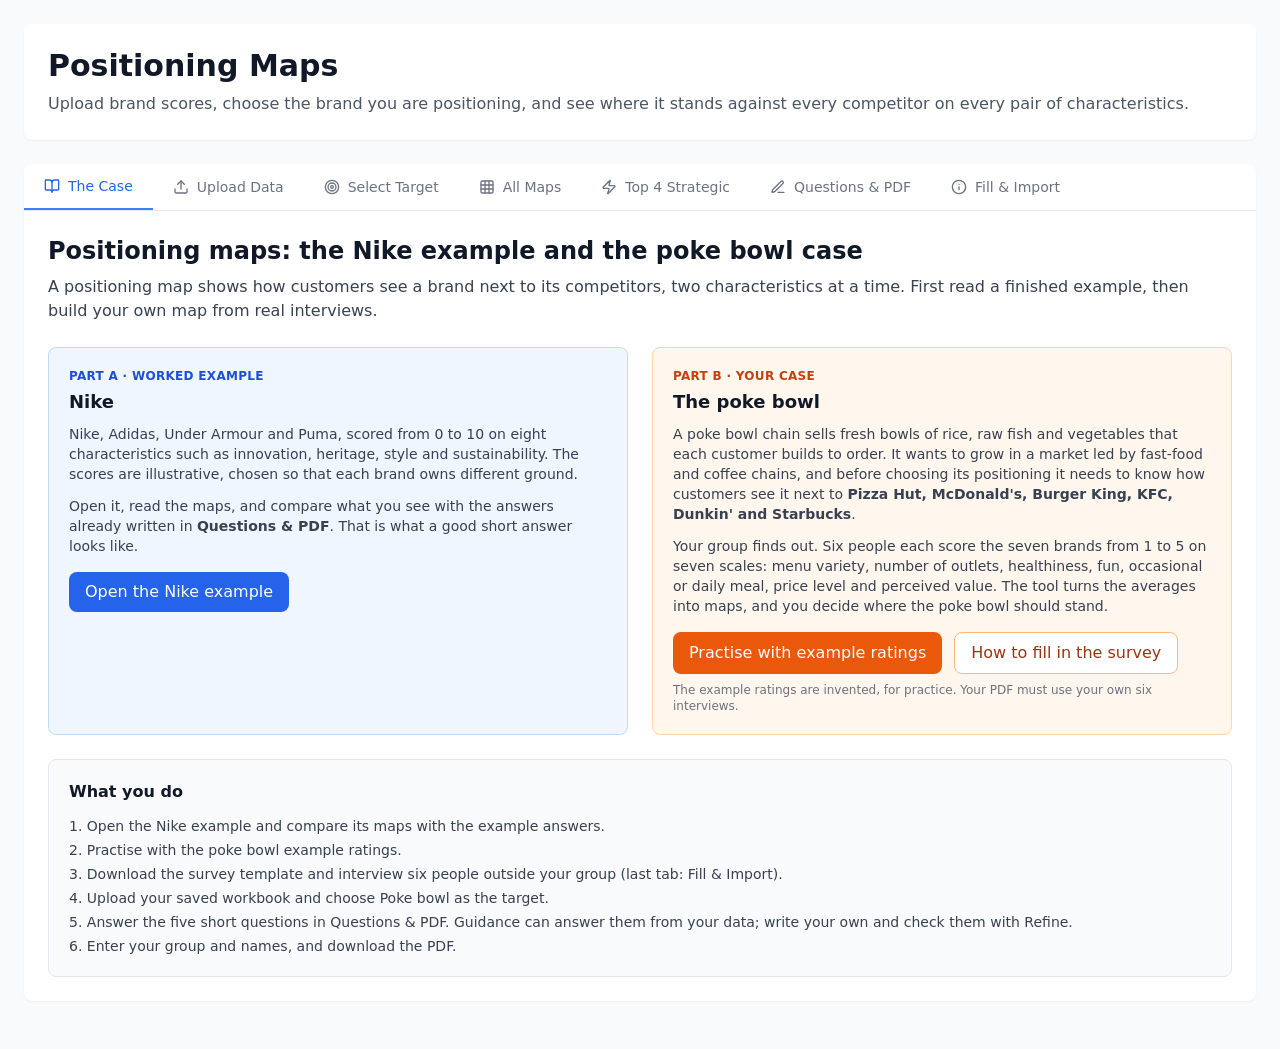
<file: positioning-maps/index.html>
<!doctype html>
<html lang="en">
<head>
<meta charset="utf-8">
<meta name="viewport" content="width=device-width, initial-scale=1">
<title>Positioning Maps</title>
<link rel="icon" href="data:image/svg+xml,%3Csvg xmlns=%27http://www.w3.org/2000/svg%27 viewBox=%270 0 100 100%27%3E%3Ctext y=%27.9em%27 font-size=%2790%27%3E%F0%9F%8E%AF%3C/text%3E%3C/svg%3E">
<meta name="description" content="Upload brand scores and read every positioning map for the brand you are positioning.">
<link rel="stylesheet" href="app.css">
</head>
<body>
<div id="root"></div>
<noscript>This tool needs JavaScript.</noscript>
<script src="app.js"></script>
</body>
</html>
</file>
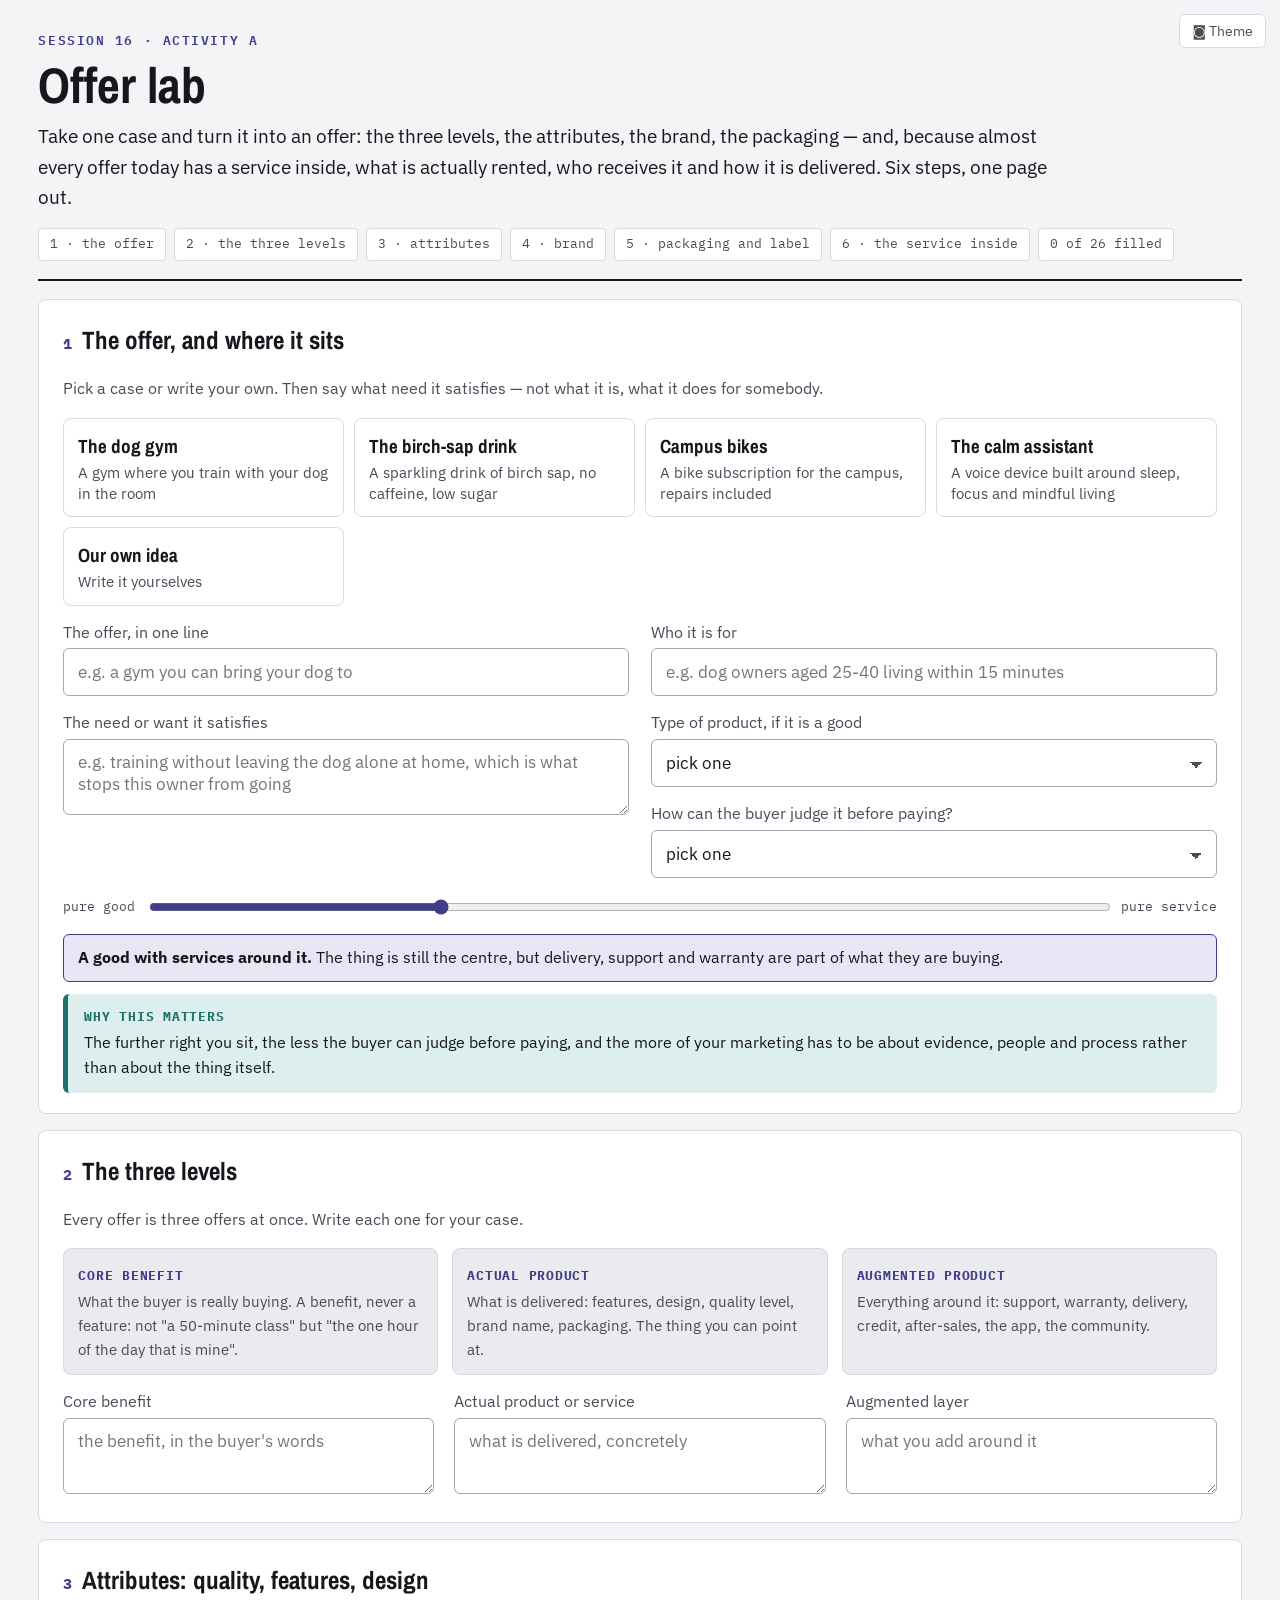
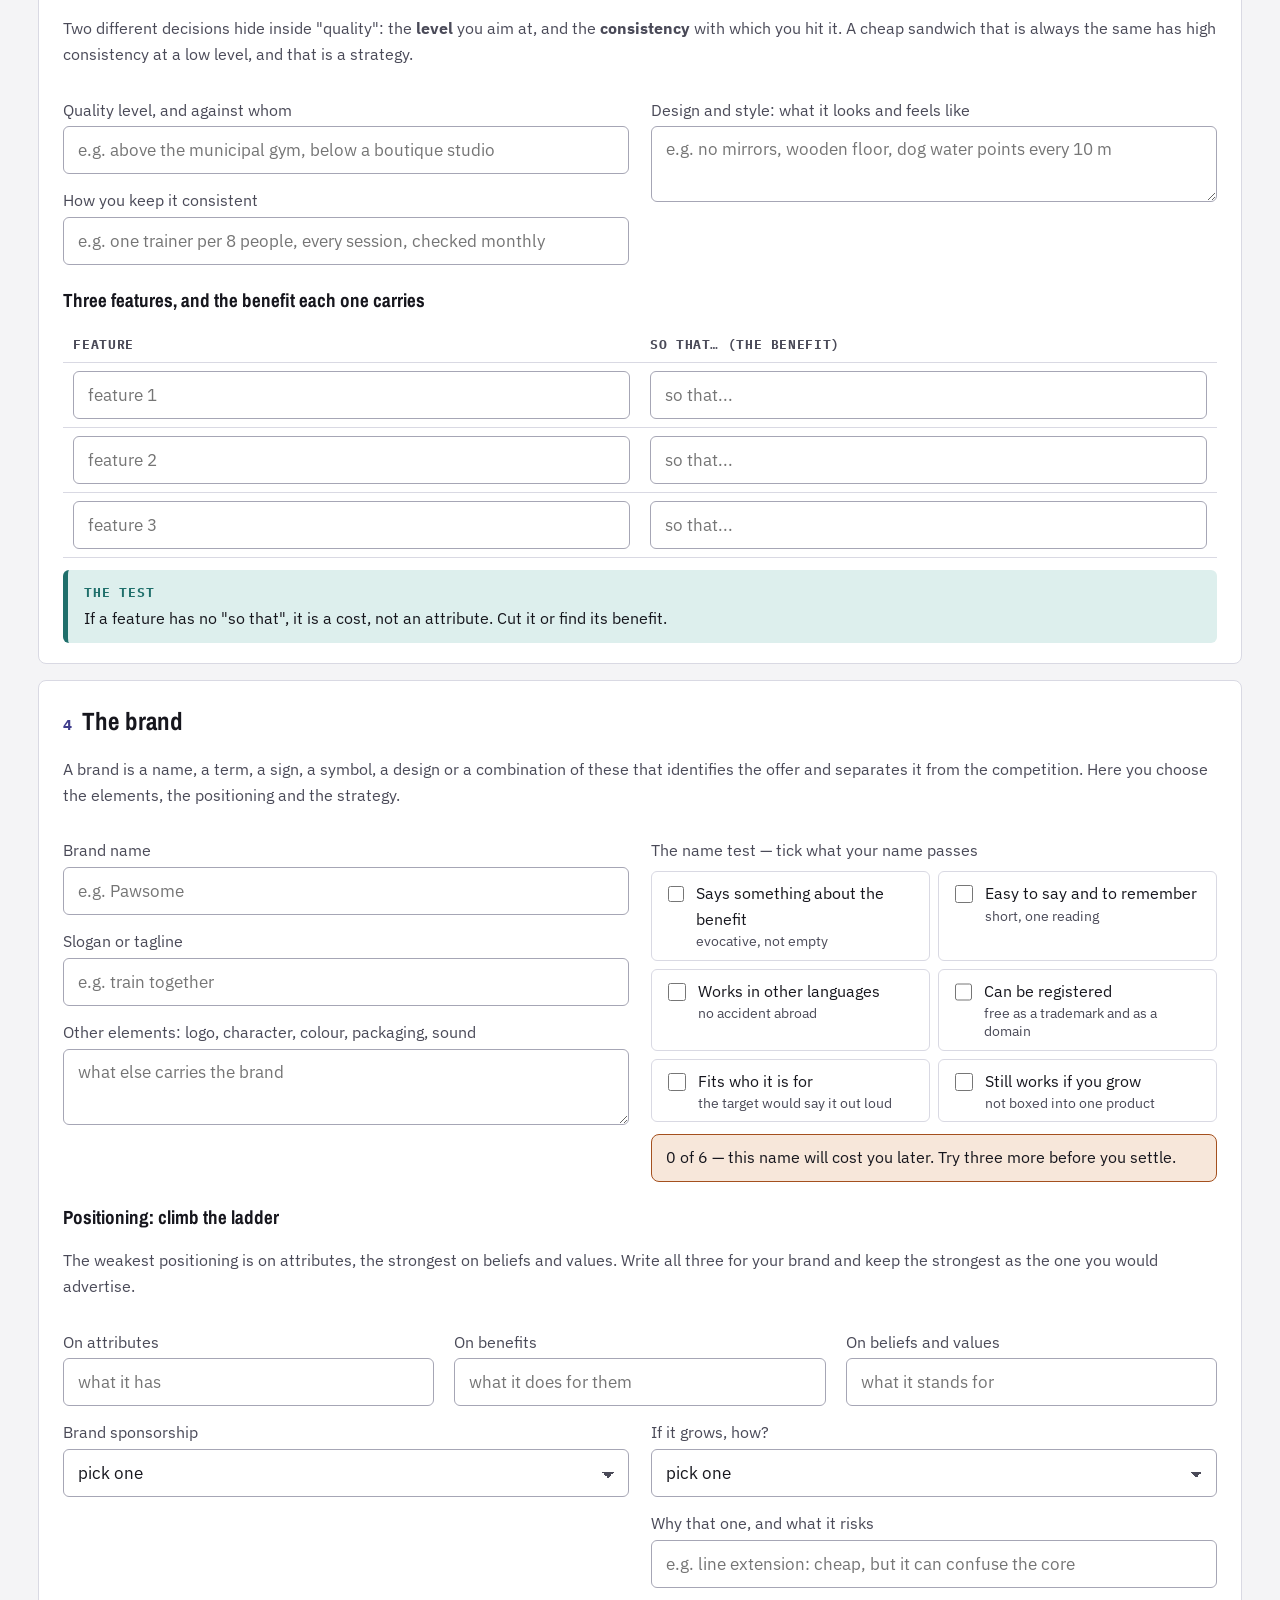
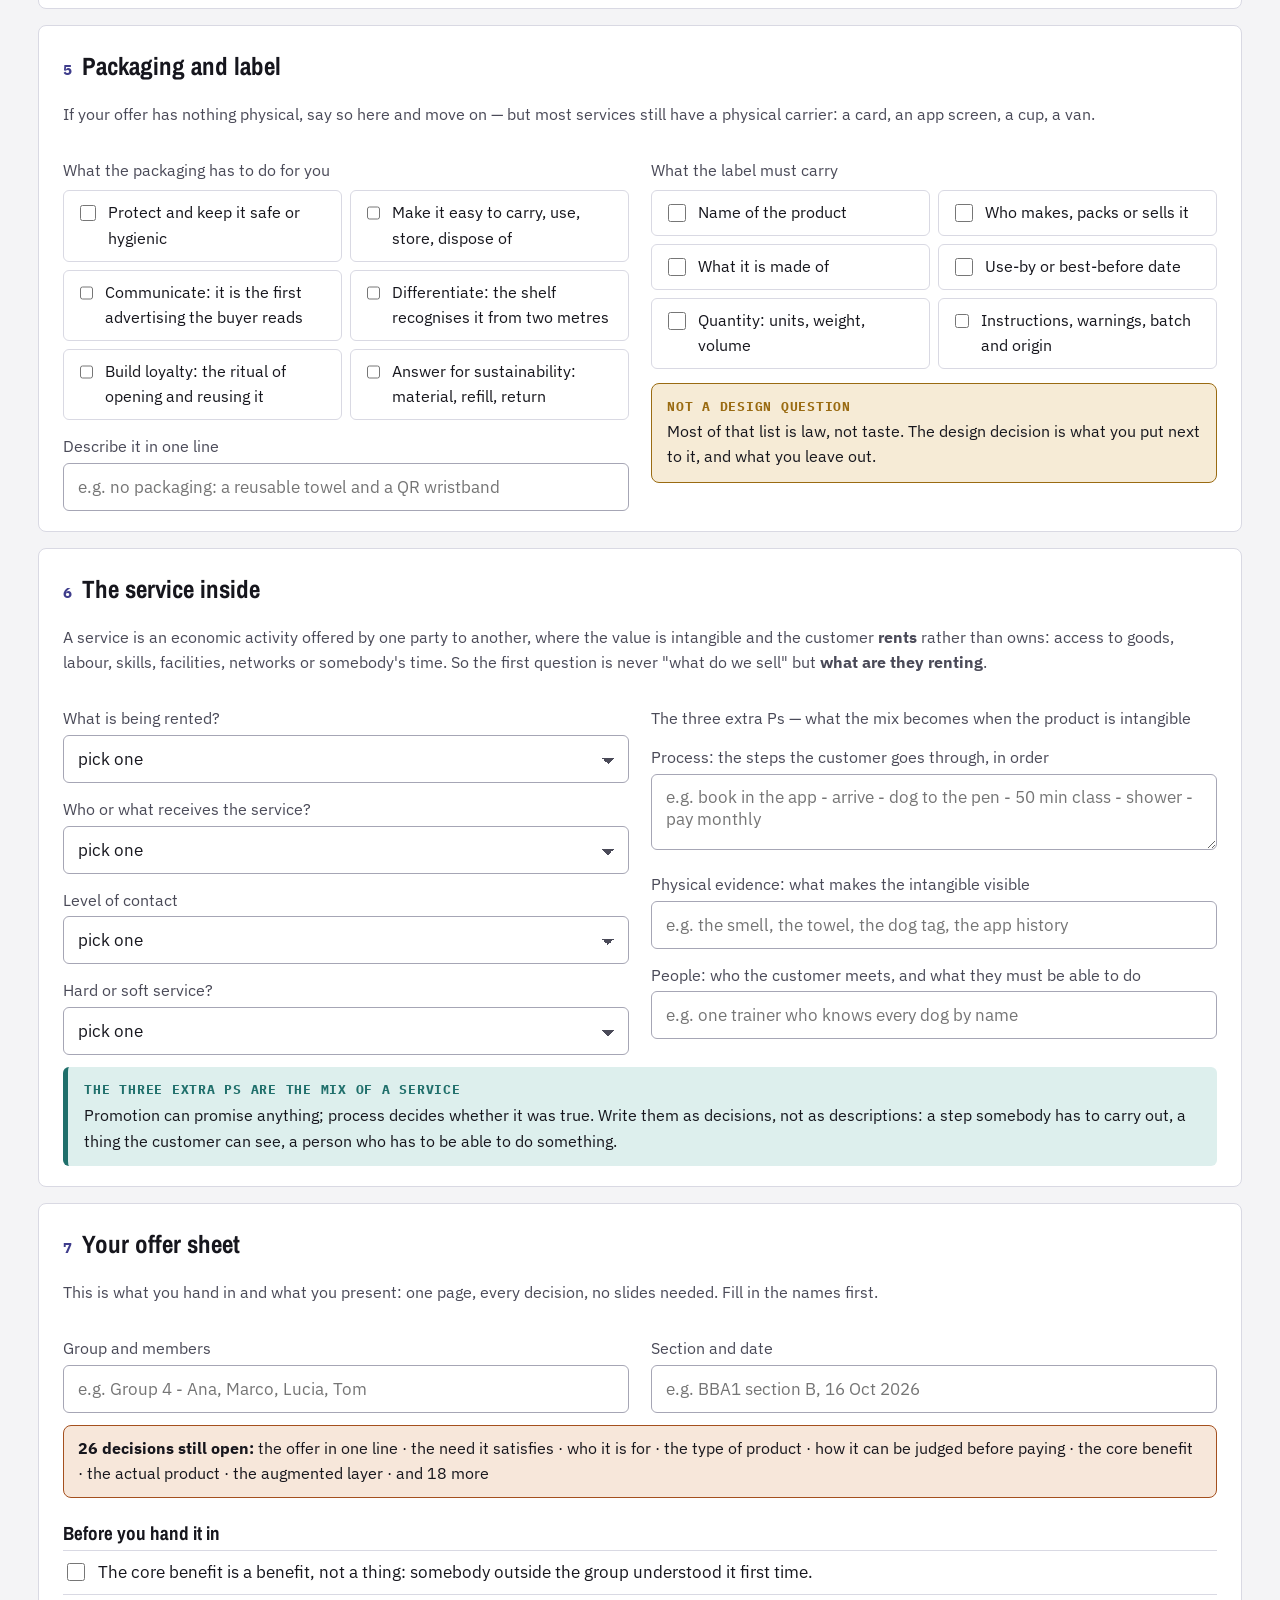
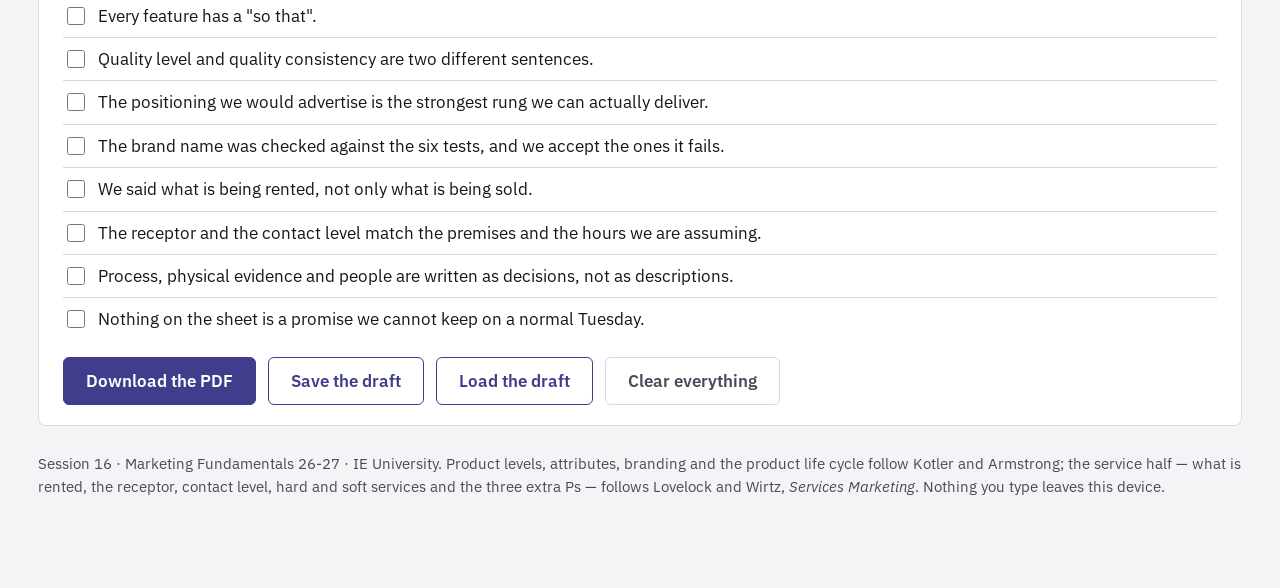
<file: product-lab/index.html>
<!doctype html>
<html lang="en">
<head>
<meta charset="utf-8">
<meta name="viewport" content="width=device-width, initial-scale=1">
<title>Offer lab: product, service and brand</title>
<link rel="icon" href="data:image/svg+xml,%3Csvg xmlns=%27http://www.w3.org/2000/svg%27 viewBox=%270 0 100 100%27%3E%3Ctext y=%27.9em%27 font-size=%2790%27%3E%F0%9F%93%A6%3C/text%3E%3C/svg%3E">
<link rel="preconnect" href="https://fonts.googleapis.com">
<link rel="preconnect" href="https://fonts.gstatic.com" crossorigin>
<link rel="stylesheet" href="https://fonts.googleapis.com/css2?family=Archivo+Narrow:wght@500;700&family=IBM+Plex+Mono:wght@400;600&family=IBM+Plex+Sans:wght@400;500;600&display=swap">
<!--
  Offer lab, Session 16 of Marketing Fundamentals.

  One case, every decision that turns an idea into an offer: the three levels, the
  attributes, the brand, the packaging and the label, and - when there is a service inside,
  which there almost always is - what is actually rented, who receives it and how much
  contact it needs.

  The lab asks for exactly what the deck of the session teaches, and nothing else: the
  service half follows Lovelock and Wirtz as the Productos, Servicios y Marca deck teaches
  it - services are rented and not owned, the receptor can be a body, a mind, a possession
  or a file, contact level and hard/soft change the operation, and the 7 Ps are what the
  marketing mix becomes when the product is intangible. The flower of service and the
  service blueprint are deliberately not here: they are not in the session's slides.

  Everything runs in the browser: nothing is uploaded, the draft is saved on the device and
  the offer sheet is printed to PDF.
-->
<style>
:root{
  --ground:#F4F4F6; --surface:#FFFFFF; --sunk:#EAEAEF;
  --ink:#16161D; --muted:#4A4A58; --line:#D9D9E3;
  --ind:#3F3D8C; --ind-soft:#E7E6F5;
  --a:#1F6F6B; --a-soft:#DDEFED; --b:#A4501E; --b-soft:#F7E7DA;
  --ok:#2E7D5B; --ok-soft:#DEEFE7; --warn:#9A6B12; --warn-soft:#F6EBD6;
}
@media (prefers-color-scheme:dark){ :root:not([data-theme="light"]){
  --ground:#101014; --surface:#1A1A21; --sunk:#15151B; --ink:#E9E9F0; --muted:#AFAFC0; --line:#2C2C38;
  --ind:#A9A6F0; --ind-soft:#25233F; --a:#6FC7C1; --a-soft:#14302E; --b:#E0A377; --b-soft:#33231A;
  --ok:#63BE95; --ok-soft:#13291F; --warn:#D9A649; --warn-soft:#2A2213;
}}
*{box-sizing:border-box}
body{background:var(--ground);color:var(--ink);font-family:"IBM Plex Sans",system-ui,-apple-system,"Segoe UI",sans-serif;
  font-size:17px;line-height:1.6;margin:0;padding:0 clamp(16px,3vw,44px) 90px}
.wrap{width:100%;max-width:1400px;margin:0 auto}
h1,h2,h3{font-family:"Archivo Narrow","Arial Narrow",Arial,sans-serif}
header{padding:30px 0 18px;border-bottom:2px solid var(--ink);margin-bottom:18px}
.eyebrow{font-family:"IBM Plex Mono",monospace;font-size:13px;letter-spacing:.12em;text-transform:uppercase;color:var(--ind);margin:0 0 8px;font-weight:600}
h1{font-size:clamp(32px,5vw,50px);line-height:1.05;margin:0 0 10px;font-weight:700}
.sub{font-size:19px;margin:0;max-width:92ch}
.plan{display:flex;flex-wrap:wrap;gap:8px;margin-top:16px}
.plan span{font-family:"IBM Plex Mono",monospace;font-size:13px;padding:5px 11px;border:1px solid var(--line);border-radius:4px;color:var(--muted);background:var(--surface)}
section{background:var(--surface);border:1px solid var(--line);border-radius:8px;margin-bottom:16px;padding:20px 24px}
h2{font-size:25px;margin:0 0 4px}
h2 .n{font-family:"IBM Plex Mono",monospace;font-size:15px;color:var(--ind);margin-right:10px}
h3{font-size:19px;margin:20px 0 2px}
.hint{color:var(--muted);font-size:16px}
label.f{display:block;font-size:15.5px;color:var(--muted);margin:14px 0 4px}
input[type=text],textarea,select{width:100%;font-family:inherit;font-size:17px;color:var(--ink);background:var(--surface);
  border:1.5px solid #A6A6B5;border-radius:6px;padding:11px 14px;min-height:48px}
textarea{min-height:76px;resize:vertical}
select{appearance:none;background-image:linear-gradient(45deg,transparent 50%,var(--muted) 50%),linear-gradient(135deg,var(--muted) 50%,transparent 50%);
  background-position:calc(100% - 20px) 22px,calc(100% - 14px) 22px;background-size:6px 6px,6px 6px;background-repeat:no-repeat;padding-right:44px}
input:focus,textarea:focus,select:focus{outline:3px solid rgba(63,61,140,.3);border-color:var(--ind)}
.grid2{display:grid;grid-template-columns:repeat(auto-fit,minmax(320px,1fr));gap:0 22px}
.grid3{display:grid;grid-template-columns:repeat(auto-fit,minmax(250px,1fr));gap:0 20px}
.opts{display:grid;grid-template-columns:repeat(auto-fit,minmax(215px,1fr));gap:8px;margin-top:8px}
.chk{display:flex;gap:9px;align-items:flex-start;border:1.5px solid var(--line);border-radius:6px;padding:9px 12px;cursor:pointer;font-size:16px}
.chk:hover{border-color:var(--ind)} .chk.on{border-color:var(--ind);background:var(--ind-soft)}
.chk input{margin-top:4px;width:18px;height:18px;accent-color:var(--ind)}
.chk small{display:block;color:var(--muted);font-size:13.5px;line-height:1.35}
.btn{font-family:inherit;font-size:17px;font-weight:600;padding:12px 22px;border:1.5px solid var(--ind);background:var(--surface);color:var(--ind);border-radius:6px;cursor:pointer}
.btn:hover{background:var(--ind-soft)} .btn.solid{background:var(--ind);color:#fff}.btn.solid:hover{opacity:.9}
.btn.ghost{border-color:var(--line);color:var(--muted)}
.row{display:flex;gap:12px;flex-wrap:wrap;align-items:center;margin-top:16px}
.cases{display:grid;grid-template-columns:repeat(auto-fit,minmax(240px,1fr));gap:10px;margin-top:10px}
.case{border:1.5px solid var(--line);border-radius:8px;padding:12px 14px;cursor:pointer;background:var(--surface)}
.case:hover{border-color:var(--ind)} .case.on{border-color:var(--ind);background:var(--ind-soft)}
.case b{display:block;font-family:"Archivo Narrow",sans-serif;font-size:19px}
.case small{color:var(--muted);font-size:14.5px;line-height:1.4;display:block;margin-top:2px}
.rules{background:var(--a-soft);border-left:5px solid var(--a);border-radius:6px;padding:12px 16px;margin-top:12px;font-size:16px}
.rules b{display:block;font-family:"IBM Plex Mono",monospace;font-size:12.5px;letter-spacing:.06em;text-transform:uppercase;color:var(--a);margin-bottom:4px}
.note{background:var(--warn-soft);border:1px solid var(--warn);border-radius:8px;padding:12px 15px;margin-top:14px;font-size:16px}
.note b{font-family:"IBM Plex Mono",monospace;font-size:12.5px;letter-spacing:.06em;text-transform:uppercase;color:var(--warn);display:block;margin-bottom:3px}
.levels{display:grid;grid-template-columns:repeat(auto-fit,minmax(260px,1fr));gap:14px;margin-top:10px}
.lv{border:1.5px solid var(--line);border-radius:8px;padding:12px 14px;background:var(--sunk)}
.lv b{font-family:"IBM Plex Mono",monospace;font-size:12.5px;letter-spacing:.06em;text-transform:uppercase;color:var(--ind)}
.lv p{margin:2px 0 0;font-size:15px;color:var(--muted)}
.slider{display:grid;grid-template-columns:auto 1fr auto;gap:12px;align-items:center;margin-top:12px}
.slider span{font-family:"IBM Plex Mono",monospace;font-size:13px;color:var(--muted)}
input[type=range]{width:100%;accent-color:var(--ind);min-height:30px}
.live{background:var(--ind-soft);border:1px solid var(--ind);border-radius:6px;padding:10px 14px;margin-top:10px;font-size:16px}
table{width:100%;border-collapse:collapse;margin-top:10px;font-size:16px}
th,td{text-align:left;padding:8px 10px;border-bottom:1px solid var(--line);vertical-align:top}
th{font-family:"IBM Plex Mono",monospace;font-size:12.5px;text-transform:uppercase;letter-spacing:.05em;color:var(--muted)}
.score{background:var(--ok-soft);border:1px solid var(--ok);border-radius:8px;padding:10px 14px;margin-top:12px;font-size:16px}
.bad{background:var(--b-soft);border-color:var(--b)}
.check{display:flex;gap:10px;align-items:flex-start;padding:8px 0;border-top:1px solid var(--line);font-size:16.5px}
.check input{margin-top:4px;width:18px;height:18px;accent-color:var(--ok)}
footer{margin-top:26px;color:var(--muted);font-size:14.5px}
.themebtn{position:fixed;right:14px;top:14px;z-index:5;font-family:inherit;font-size:14px;padding:7px 12px;border:1px solid var(--line);
  background:var(--surface);color:var(--muted);border-radius:6px;cursor:pointer}
#printout{display:none}
@media print{
  @page{size:A4;margin:14mm 13mm}
  body{background:#fff;color:#000;padding:0;font-size:10pt}
  .wrap > :not(#printout){display:none!important}
  .themebtn{display:none!important}
  #printout{display:block!important}
  #printout h1{font-size:17pt;margin:0 0 2mm;border-bottom:1.5pt solid #000;padding-bottom:2mm}
  #printout h2{font-size:11.5pt;margin:5mm 0 1.5mm;border-bottom:.5pt solid #999;padding-bottom:1mm}
  #printout .id{font-size:10pt;margin:0 0 3mm}
  #printout .blk{margin:2mm 0;page-break-inside:avoid}
  #printout .blk b{display:block;font-size:8.5pt;text-transform:uppercase;letter-spacing:.05em;color:#444}
  #printout table{font-size:9pt}
  #printout .foot{margin-top:6mm;font-size:8pt;color:#444;border-top:.5pt solid #999;padding-top:2mm}
}
</style>
</head>
<body>
<button class="themebtn" id="theme">&#9689; Theme</button>
<div class="wrap">

<header>
  <p class="eyebrow">Session 16 &middot; activity A</p>
  <h1>Offer lab</h1>
  <p class="sub">Take one case and turn it into an offer: the three levels, the attributes, the brand,
  the packaging &mdash; and, because almost every offer today has a service inside, what is actually
  rented, who receives it and how it is delivered. Six steps, one page out.</p>
  <div class="plan">
    <span>1 &middot; the offer</span><span>2 &middot; the three levels</span><span>3 &middot; attributes</span>
    <span>4 &middot; brand</span><span>5 &middot; packaging and label</span>
    <span>6 &middot; the service inside</span><span id="prog">nothing filled yet</span>
  </div>
</header>

<!-- ============================================================== 1 -->
<section>
  <h2><span class="n">1</span>The offer, and where it sits</h2>
  <p class="hint">Pick a case or write your own. Then say what need it satisfies &mdash; not what it is,
  what it does for somebody.</p>
  <div class="cases" id="cases"></div>
  <div class="grid2">
    <div>
      <label class="f" for="offer">The offer, in one line</label>
      <input type="text" id="offer" data-k placeholder="e.g. a gym you can bring your dog to">
      <label class="f" for="need">The need or want it satisfies</label>
      <textarea id="need" data-k placeholder="e.g. training without leaving the dog alone at home, which is what stops this owner from going"></textarea>
    </div>
    <div>
      <label class="f" for="who">Who it is for</label>
      <input type="text" id="who" data-k placeholder="e.g. dog owners aged 25-40 living within 15 minutes">
      <label class="f" for="ptype">Type of product, if it is a good</label>
      <select id="ptype" data-k>
        <option value="">pick one</option>
        <option>Convenience: bought often, little effort, little comparison</option>
        <option>Shopping: compared on quality, price and style before buying</option>
        <option>Specialty: a brand the buyer makes a special effort to get</option>
        <option>Unsought: not thought about until a need appears (insurance, a repair)</option>
        <option>Industrial / B2B: bought to be used in a business or resold</option>
      </select>
      <label class="f" for="evalatt">How can the buyer judge it before paying?</label>
      <select id="evalatt" data-k>
        <option value="">pick one</option>
        <option>Search attributes: can be checked before buying (size, price, ingredients)</option>
        <option>Experience attributes: only after using it (taste, the class, the trip)</option>
        <option>Credence attributes: hard to judge even after (surgery, legal advice, a repair)</option>
      </select>
    </div>
  </div>
  <div class="slider">
    <span>pure good</span><input type="range" id="tang" data-k min="0" max="100" value="30"><span>pure service</span>
  </div>
  <div class="live" id="tangOut"></div>
  <div class="rules"><b>Why this matters</b>The further right you sit, the less the buyer can judge
  before paying, and the more of your marketing has to be about evidence, people and process rather
  than about the thing itself.</div>
</section>

<!-- ============================================================== 2 -->
<section>
  <h2><span class="n">2</span>The three levels</h2>
  <p class="hint">Every offer is three offers at once. Write each one for your case.</p>
  <div class="levels">
    <div class="lv"><b>Core benefit</b><p>What the buyer is really buying. A benefit, never a feature:
    not "a 50-minute class" but "the one hour of the day that is mine".</p></div>
    <div class="lv"><b>Actual product</b><p>What is delivered: features, design, quality level, brand
    name, packaging. The thing you can point at.</p></div>
    <div class="lv"><b>Augmented product</b><p>Everything around it: support, warranty, delivery,
    credit, after-sales, the app, the community.</p></div>
  </div>
  <div class="grid3">
    <div><label class="f" for="core">Core benefit</label>
      <textarea id="core" data-k placeholder="the benefit, in the buyer's words"></textarea></div>
    <div><label class="f" for="actual">Actual product or service</label>
      <textarea id="actual" data-k placeholder="what is delivered, concretely"></textarea></div>
    <div><label class="f" for="augmented">Augmented layer</label>
      <textarea id="augmented" data-k placeholder="what you add around it"></textarea></div>
  </div>
  <div class="note" id="coreWarn" style="display:none"><b>Check the core benefit</b>What you wrote reads
  like a feature or a thing. Ask "and what does that do for them?" one more time, and write that answer.</div>
</section>

<!-- ============================================================== 3 -->
<section>
  <h2><span class="n">3</span>Attributes: quality, features, design</h2>
  <p class="hint">Two different decisions hide inside "quality": the <b>level</b> you aim at, and the
  <b>consistency</b> with which you hit it. A cheap sandwich that is always the same has high
  consistency at a low level, and that is a strategy.</p>
  <div class="grid2">
    <div>
      <label class="f" for="qlevel">Quality level, and against whom</label>
      <input type="text" id="qlevel" data-k placeholder="e.g. above the municipal gym, below a boutique studio">
      <label class="f" for="qcons">How you keep it consistent</label>
      <input type="text" id="qcons" data-k placeholder="e.g. one trainer per 8 people, every session, checked monthly">
    </div>
    <div>
      <label class="f" for="design">Design and style: what it looks and feels like</label>
      <textarea id="design" data-k placeholder="e.g. no mirrors, wooden floor, dog water points every 10 m"></textarea>
    </div>
  </div>
  <h3>Three features, and the benefit each one carries</h3>
  <table>
    <tr><th>Feature</th><th>So that&hellip; (the benefit)</th></tr>
    <tr><td><input type="text" id="f1" data-k placeholder="feature 1"></td><td><input type="text" id="f1b" data-k placeholder="so that..."></td></tr>
    <tr><td><input type="text" id="f2" data-k placeholder="feature 2"></td><td><input type="text" id="f2b" data-k placeholder="so that..."></td></tr>
    <tr><td><input type="text" id="f3" data-k placeholder="feature 3"></td><td><input type="text" id="f3b" data-k placeholder="so that..."></td></tr>
  </table>
  <div class="rules"><b>The test</b>If a feature has no "so that", it is a cost, not an attribute. Cut it
  or find its benefit.</div>
</section>

<!-- ============================================================== 4 -->
<section>
  <h2><span class="n">4</span>The brand</h2>
  <p class="hint">A brand is a name, a term, a sign, a symbol, a design or a combination of these that
  identifies the offer and separates it from the competition. Here you choose the elements, the
  positioning and the strategy.</p>
  <div class="grid2">
    <div>
      <label class="f" for="bname">Brand name</label>
      <input type="text" id="bname" data-k placeholder="e.g. Pawsome">
      <label class="f" for="bslogan">Slogan or tagline</label>
      <input type="text" id="bslogan" data-k placeholder="e.g. train together">
      <label class="f" for="belements">Other elements: logo, character, colour, packaging, sound</label>
      <textarea id="belements" data-k placeholder="what else carries the brand"></textarea>
    </div>
    <div>
      <label class="f">The name test &mdash; tick what your name passes</label>
      <div class="opts" id="nameTest">
        <label class="chk"><input type="checkbox" data-k id="n1"><span>Says something about the benefit<small>evocative, not empty</small></span></label>
        <label class="chk"><input type="checkbox" data-k id="n2"><span>Easy to say and to remember<small>short, one reading</small></span></label>
        <label class="chk"><input type="checkbox" data-k id="n3"><span>Works in other languages<small>no accident abroad</small></span></label>
        <label class="chk"><input type="checkbox" data-k id="n4"><span>Can be registered<small>free as a trademark and as a domain</small></span></label>
        <label class="chk"><input type="checkbox" data-k id="n5"><span>Fits who it is for<small>the target would say it out loud</small></span></label>
        <label class="chk"><input type="checkbox" data-k id="n6"><span>Still works if you grow<small>not boxed into one product</small></span></label>
      </div>
      <div class="score" id="nameScore">0 of 6 &mdash; tick as you check them.</div>
    </div>
  </div>
  <h3>Positioning: climb the ladder</h3>
  <p class="hint">The weakest positioning is on attributes, the strongest on beliefs and values. Write
  all three for your brand and keep the strongest as the one you would advertise.</p>
  <div class="grid3">
    <div><label class="f" for="posatt">On attributes</label><input type="text" id="posatt" data-k placeholder="what it has"></div>
    <div><label class="f" for="posben">On benefits</label><input type="text" id="posben" data-k placeholder="what it does for them"></div>
    <div><label class="f" for="posval">On beliefs and values</label><input type="text" id="posval" data-k placeholder="what it stands for"></div>
  </div>
  <div class="grid2">
    <div>
      <label class="f" for="bsponsor">Brand sponsorship</label>
      <select id="bsponsor" data-k>
        <option value="">pick one</option>
        <option>Single brand: the same name for everything the company sells</option>
        <option>Multiple brands: a different name per product or line</option>
        <option>Second brand: a cheaper name under a bigger one, to reach another segment</option>
        <option>Vertical brand: the store and the brand are the same thing</option>
        <option>Manufacturer's brand sold through others' shops</option>
        <option>Private label: the distributor's own brand</option>
        <option>Co-branding or licensing: two names on one offer</option>
      </select>
    </div>
    <div>
      <label class="f" for="bdev">If it grows, how?</label>
      <select id="bdev" data-k>
        <option value="">pick one</option>
        <option>Line extension: more variants inside the same category</option>
        <option>Brand extension: the same name into a new category</option>
        <option>Multibrands: another brand in the same category</option>
        <option>New brand: a new name for a new category</option>
      </select>
      <label class="f" for="bdevwhy">Why that one, and what it risks</label>
      <input type="text" id="bdevwhy" data-k placeholder="e.g. line extension: cheap, but it can confuse the core">
    </div>
  </div>
</section>

<!-- ============================================================== 5 -->
<section>
  <h2><span class="n">5</span>Packaging and label</h2>
  <p class="hint">If your offer has nothing physical, say so here and move on &mdash; but most services
  still have a physical carrier: a card, an app screen, a cup, a van.</p>
  <div class="grid2">
    <div>
      <label class="f">What the packaging has to do for you</label>
      <div class="opts">
        <label class="chk"><input type="checkbox" data-k id="p1"><span>Protect and keep it safe or hygienic</span></label>
        <label class="chk"><input type="checkbox" data-k id="p2"><span>Make it easy to carry, use, store, dispose of</span></label>
        <label class="chk"><input type="checkbox" data-k id="p3"><span>Communicate: it is the first advertising the buyer reads</span></label>
        <label class="chk"><input type="checkbox" data-k id="p4"><span>Differentiate: the shelf recognises it from two metres</span></label>
        <label class="chk"><input type="checkbox" data-k id="p5"><span>Build loyalty: the ritual of opening and reusing it</span></label>
        <label class="chk"><input type="checkbox" data-k id="p6"><span>Answer for sustainability: material, refill, return</span></label>
      </div>
      <label class="f" for="packdesc">Describe it in one line</label>
      <input type="text" id="packdesc" data-k placeholder="e.g. no packaging: a reusable towel and a QR wristband">
    </div>
    <div>
      <label class="f">What the label must carry</label>
      <div class="opts">
        <label class="chk"><input type="checkbox" data-k id="l1"><span>Name of the product</span></label>
        <label class="chk"><input type="checkbox" data-k id="l2"><span>Who makes, packs or sells it</span></label>
        <label class="chk"><input type="checkbox" data-k id="l3"><span>What it is made of</span></label>
        <label class="chk"><input type="checkbox" data-k id="l4"><span>Use-by or best-before date</span></label>
        <label class="chk"><input type="checkbox" data-k id="l5"><span>Quantity: units, weight, volume</span></label>
        <label class="chk"><input type="checkbox" data-k id="l6"><span>Instructions, warnings, batch and origin</span></label>
      </div>
      <div class="note"><b>Not a design question</b>Most of that list is law, not taste. The design
      decision is what you put next to it, and what you leave out.</div>
    </div>
  </div>
</section>

<!-- ============================================================== 6 -->
<section>
  <h2><span class="n">6</span>The service inside</h2>
  <p class="hint">A service is an economic activity offered by one party to another, where the value is
  intangible and the customer <b>rents</b> rather than owns: access to goods, labour, skills,
  facilities, networks or somebody's time. So the first question is never "what do we sell" but
  <b>what are they renting</b>.</p>
  <div class="grid2">
    <div>
      <label class="f" for="rent">What is being rented?</label>
      <select id="rent" data-k>
        <option value="">pick one</option>
        <option>Labour and skill: somebody does something for them (a trainer, a lawyer)</option>
        <option>A physical good: they use it and give it back (a bike, a car, a room)</option>
        <option>A defined space: a seat, a desk, a square metre, a shelf</option>
        <option>A system or network: access to electricity, data, payments, a platform</option>
        <option>Time and access: a slot, a queue position, a membership</option>
        <option>Nothing: it is a pure good and they own it afterwards</option>
      </select>
      <label class="f" for="receptor">Who or what receives the service?</label>
      <select id="receptor" data-k>
        <option value="">pick one</option>
        <option>The customer's body: they must be present (a gym, a flight, a haircut)</option>
        <option>The customer's mind: attention, not presence (a class, a concert, advice)</option>
        <option>Their possessions: the thing is treated, not the person (a repair, a cleaner, a vet)</option>
        <option>Their information: data is processed (a bank, an insurer, an account)</option>
      </select>
      <label class="f" for="contact">Level of contact</label>
      <select id="contact" data-k>
        <option value="">pick one</option>
        <option>High contact: they come to us and stay through the delivery</option>
        <option>Medium: they come, but briefly, or only at the start and the end</option>
        <option>Low contact: delivered at arm's length, usually electronically</option>
      </select>
      <label class="f" for="hardsoft">Hard or soft service?</label>
      <select id="hardsoft" data-k>
        <option value="">pick one</option>
        <option>Hard: produced and consumed at the same time, nothing to take away, hard to export</option>
        <option>Soft: can be prepared in advance, leaves a physical or digital result, exportable</option>
      </select>
    </div>
    <div>
      <label class="f">The three extra Ps &mdash; what the mix becomes when the product is intangible</label>
      <label class="f" for="pprocess">Process: the steps the customer goes through, in order</label>
      <textarea id="pprocess" data-k placeholder="e.g. book in the app - arrive - dog to the pen - 50 min class - shower - pay monthly"></textarea>
      <label class="f" for="pphysical">Physical evidence: what makes the intangible visible</label>
      <input type="text" id="pphysical" data-k placeholder="e.g. the smell, the towel, the dog tag, the app history">
      <label class="f" for="ppeople">People: who the customer meets, and what they must be able to do</label>
      <input type="text" id="ppeople" data-k placeholder="e.g. one trainer who knows every dog by name">
    </div>
  </div>
  <div class="rules"><b>The three extra Ps are the mix of a service</b>Promotion can promise anything;
  process decides whether it was true. Write them as decisions, not as descriptions: a step somebody
  has to carry out, a thing the customer can see, a person who has to be able to do something.</div>
</section>

<!-- ============================================================== out -->
<section>
  <h2><span class="n">7</span>Your offer sheet</h2>
  <p class="hint">This is what you hand in and what you present: one page, every decision, no slides
  needed. Fill in the names first.</p>
  <div class="grid2">
    <div><label class="f" for="team">Group and members</label>
      <input type="text" id="team" data-k placeholder="e.g. Group 4 - Ana, Marco, Lucia, Tom"></div>
    <div><label class="f" for="section">Section and date</label>
      <input type="text" id="section" data-k placeholder="e.g. BBA1 section B, 16 Oct 2026"></div>
  </div>
  <div id="verdict"></div>
  <h3>Before you hand it in</h3>
  <div id="checks"></div>
  <div class="row">
    <button class="btn solid" id="btnPdf">Download the PDF</button>
    <button class="btn" id="btnSave">Save the draft</button>
    <button class="btn" id="btnLoad">Load the draft</button>
    <button class="btn ghost" id="btnReset">Clear everything</button>
    <span class="hint" id="saveState"></span>
  </div>
</section>

<footer>
  Session 16 &middot; Marketing Fundamentals 26-27 &middot; IE University. Product levels, attributes,
  branding and the product life cycle follow Kotler and Armstrong; the service half &mdash; what is
  rented, the receptor, contact level, hard and soft services and the three extra Ps &mdash; follows
  Lovelock and Wirtz, <i>Services Marketing</i>. Nothing you type leaves this device.
</footer>

<div id="printout"></div>
</div>

<script>
'use strict';
const $ = (s) => document.querySelector(s);
const $$ = (s) => Array.from(document.querySelectorAll(s));
const KEY = 'mf26_offer_lab_v1';
const esc = (s) => String(s == null ? '' : s).replace(/[&<>"]/g, (c) => ({ '&': '&amp;', '<': '&lt;', '>': '&gt;', '"': '&quot;' }[c]));

// ---------------------------------------------------------------- the cases
const CASES = [
  { id: 'gym', t: 'The dog gym', d: 'A gym where you train with your dog in the room',
    offer: 'a gym you can bring your dog to', need: 'training without leaving the dog alone, which is what stops this owner going at all',
    who: 'dog owners aged 25-40 living within 15 minutes' },
  { id: 'drink', t: 'The birch-sap drink', d: 'A sparkling drink of birch sap, no caffeine, low sugar',
    offer: 'a sparkling birch-sap drink that relaxes instead of energising', need: 'something to drink in the afternoon that is not coffee, alcohol or an energy drink',
    who: 'students and young professionals who have dropped energy drinks' },
  { id: 'bikes', t: 'Campus bikes', d: 'A bike subscription for the campus, repairs included',
    offer: 'a monthly bike subscription with repairs and parking included', need: 'getting across the city without buying, storing and fixing a bike',
    who: 'students living 2-6 km from campus with no parking at home' },
  { id: 'voice', t: 'The calm assistant', d: 'A voice device built around sleep, focus and mindful living',
    offer: 'a voice assistant built for calm, not productivity', need: 'help winding down and sleeping, without another screen',
    who: 'people in their thirties who feel their devices speed them up' },
  { id: 'own', t: 'Our own idea', d: 'Write it yourselves', offer: '', need: '', who: '' },
];

function renderCases() {
  $('#cases').innerHTML = CASES.map((c) => `<div class="case" data-case="${c.id}">
    <b>${esc(c.t)}</b><small>${esc(c.d)}</small></div>`).join('');
  $$('.case').forEach((el) => el.addEventListener('click', () => {
    const c = CASES.find((x) => x.id === el.dataset.case);
    $$('.case').forEach((x) => x.classList.toggle('on', x === el));
    if (c.offer && !$('#offer').value) { $('#offer').value = c.offer; $('#need').value = c.need; $('#who').value = c.who; }
    localStorage.setItem(KEY + '_case', c.id);
    sync();
  }));
}

// ---------------------------------------------------------------- live reading of the slider
function tangLine() {
  const v = Number($('#tang').value);
  let t;
  if (v <= 15) t = '<b>Almost a pure good.</b> They can judge it before paying and they own it afterwards. Your marketing can talk about the thing itself.';
  else if (v <= 40) t = '<b>A good with services around it.</b> The thing is still the centre, but delivery, support and warranty are part of what they are buying.';
  else if (v <= 60) t = '<b>A mixed offer.</b> Neither side is decoration: price the good and design the service, or one of them will be an afterthought.';
  else if (v <= 85) t = '<b>A service with something physical attached.</b> The physical part is evidence: it is how the buyer judges something they cannot see.';
  else t = '<b>Almost a pure service.</b> Nothing is owned afterwards. Process, people and physical evidence are your product now - steps 6 and 7 are the heart of your work.';
  $('#tangOut').innerHTML = t;
}

// ---------------------------------------------------------------- warnings and scores
const FEATUREISH = /^(a |an |the )?\d|^(a |an )?(class|bottle|app|device|session|bike|drink|machine|room|card)\b/i;
function coreCheck() {
  const v = $('#core').value.trim();
  $('#coreWarn').style.display = v && (FEATUREISH.test(v) || v.split(/\s+/).length < 3) ? 'block' : 'none';
}

function nameScore() {
  const n = ['n1', 'n2', 'n3', 'n4', 'n5', 'n6'].filter((i) => $('#' + i).checked).length;
  const el = $('#nameScore');
  el.className = 'score' + (n <= 3 ? ' bad' : '');
  el.innerHTML = n + ' of 6' + (n === 6 ? ' &mdash; the name survives every test. Register it before you print anything.'
    : n >= 4 ? ' &mdash; good enough to work with. Name the ones it fails and say why you accept that.'
    : ' &mdash; this name will cost you later. Try three more before you settle.');
}

// ---------------------------------------------------------------- the fields that make a complete sheet
const REQUIRED = [
  ['offer', 'the offer in one line'], ['need', 'the need it satisfies'], ['who', 'who it is for'],
  ['ptype', 'the type of product'], ['evalatt', 'how it can be judged before paying'],
  ['core', 'the core benefit'], ['actual', 'the actual product'], ['augmented', 'the augmented layer'],
  ['qlevel', 'the quality level'], ['qcons', 'how quality stays consistent'], ['design', 'design and style'],
  ['f1', 'feature 1'], ['f1b', 'the benefit of feature 1'],
  ['bname', 'the brand name'], ['posben', 'positioning on benefits'], ['posval', 'positioning on values'],
  ['bsponsor', 'the sponsorship decision'], ['bdev', 'how the brand grows'],
  ['packdesc', 'the packaging in one line'],
  ['rent', 'what is being rented'], ['receptor', 'who receives the service'],
  ['contact', 'the level of contact'], ['hardsoft', 'hard or soft'],
  ['pprocess', 'the process'], ['pphysical', 'the physical evidence'], ['ppeople', 'the people'],
];

function filled(id) {
  const el = $('#' + id);
  return el && el.type !== 'checkbox' && String(el.value || '').trim() !== '';
}

function verdict() {
  const missing = REQUIRED.filter(([id]) => !filled(id));
  $('#prog').textContent = (REQUIRED.length - missing.length) + ' of ' + REQUIRED.length + ' filled';
  const v = $('#verdict');
  if (!missing.length) {
    v.className = 'score';
    v.innerHTML = '<b>Complete.</b> Every decision of the session is on the sheet. Read it out loud once: '
      + 'if the core benefit and the positioning on values say the same thing twice, cut one.';
  } else {
    v.className = 'score bad';
    v.innerHTML = '<b>' + missing.length + ' decision' + (missing.length > 1 ? 's' : '') + ' still open:</b> '
      + missing.slice(0, 8).map(([, label]) => esc(label)).join(' &middot; ')
      + (missing.length > 8 ? ' &middot; and ' + (missing.length - 8) + ' more' : '');
  }
}

const CHECKS = [
  'The core benefit is a benefit, not a thing: somebody outside the group understood it first time.',
  'Every feature has a "so that".',
  'Quality level and quality consistency are two different sentences.',
  'The positioning we would advertise is the strongest rung we can actually deliver.',
  'The brand name was checked against the six tests, and we accept the ones it fails.',
  'We said what is being rented, not only what is being sold.',
  'The receptor and the contact level match the premises and the hours we are assuming.',
  'Process, physical evidence and people are written as decisions, not as descriptions.',
  'Nothing on the sheet is a promise we cannot keep on a normal Tuesday.',
];
function renderChecks() {
  $('#checks').innerHTML = CHECKS.map((c, i) => `<label class="check"><input type="checkbox" data-k id="ck${i}">
    <span>${esc(c)}</span></label>`).join('');
}

// ---------------------------------------------------------------- the printed sheet
function pick(ids) {
  return ids.map((id) => {
    const el = $('#' + id);
    return el && el.checked ? el.parentElement.textContent.trim().split('\n')[0] : null;
  }).filter(Boolean);
}

function blk(label, value) {
  const v = String(value || '').trim();
  return v ? `<div class="blk"><b>${esc(label)}</b>${esc(v)}</div>` : '';
}

function buildPrint() {
  const val = (id) => ($('#' + id) ? $('#' + id).value : '');
  const feats = [['f1', 'f1b'], ['f2', 'f2b'], ['f3', 'f3b']]
    .filter(([a]) => val(a).trim())
    .map(([a, b]) => `<tr><td>${esc(val(a))}</td><td>${esc(val(b))}</td></tr>`).join('');
  const nameT = pick(['n1', 'n2', 'n3', 'n4', 'n5', 'n6']);
  const packF = pick(['p1', 'p2', 'p3', 'p4', 'p5', 'p6']);
  const labelF = pick(['l1', 'l2', 'l3', 'l4', 'l5', 'l6']);
  $('#printout').innerHTML = `
    <h1>Offer sheet &mdash; ${esc(val('offer') || 'untitled offer')}</h1>
    <p class="id">${esc(val('team'))}${val('section') ? ' &middot; ' + esc(val('section')) : ''}
      &middot; Session 16, Marketing Fundamentals 26-27</p>
    <h2>1. The offer</h2>
    ${blk('Need it satisfies', val('need'))}${blk('Who it is for', val('who'))}
    ${blk('Type of product', val('ptype'))}${blk('How it can be judged before paying', val('evalatt'))}
    ${blk('Where it sits', 'good 0 - service 100: ' + val('tang'))}
    <h2>2. The three levels</h2>
    ${blk('Core benefit', val('core'))}${blk('Actual product', val('actual'))}${blk('Augmented', val('augmented'))}
    <h2>3. Attributes</h2>
    ${blk('Quality level', val('qlevel'))}${blk('Quality consistency', val('qcons'))}${blk('Design and style', val('design'))}
    ${feats ? `<table><tr><th>Feature</th><th>So that</th></tr>${feats}</table>` : ''}
    <h2>4. Brand</h2>
    ${blk('Name', val('bname'))}${blk('Slogan', val('bslogan'))}${blk('Other elements', val('belements'))}
    ${blk('Name test passed', nameT.join(' / ') + ' (' + nameT.length + ' of 6)')}
    ${blk('Positioning on attributes', val('posatt'))}${blk('On benefits', val('posben'))}${blk('On beliefs and values', val('posval'))}
    ${blk('Sponsorship', val('bsponsor'))}${blk('Growth', val('bdev'))}${blk('Why, and the risk', val('bdevwhy'))}
    <h2>5. Packaging and label</h2>
    ${blk('Packaging', val('packdesc'))}${blk('It has to', packF.join(' / '))}${blk('Label carries', labelF.join(' / '))}
    <h2>6. The service inside</h2>
    ${blk('What is rented', val('rent'))}${blk('Receptor', val('receptor'))}
    ${blk('Contact level', val('contact'))}${blk('Hard or soft', val('hardsoft'))}
    ${blk('Process', val('pprocess'))}${blk('Physical evidence', val('pphysical'))}${blk('People', val('ppeople'))}
    <p class="foot">Offer lab &middot; product levels, attributes and branding after Kotler and Armstrong;
    the service half after Lovelock and Wirtz. Printed from the lab, no data left the device.</p>`;
}

// ---------------------------------------------------------------- state
function state() {
  const o = {};
  $$('[data-k]').forEach((el) => { o[el.id] = el.type === 'checkbox' ? el.checked : el.value; });
  return o;
}
function restore(o) {
  Object.keys(o || {}).forEach((id) => {
    const el = $('#' + id);
    if (!el) return;
    if (el.type === 'checkbox') el.checked = !!o[id]; else el.value = o[id];
  });
  sync();
}
function sync() {
  $$('.chk').forEach((l) => { const i = l.querySelector('input'); if (i) l.classList.toggle('on', i.checked); });
  tangLine(); coreCheck(); nameScore(); verdict();
  try { localStorage.setItem(KEY + '_auto', JSON.stringify(state())); } catch (e) {}
}

// ---------------------------------------------------------------- wiring
renderCases();
renderChecks();
document.addEventListener('input', sync);
document.addEventListener('change', sync);

$('#btnPdf').addEventListener('click', () => { buildPrint(); window.print(); });
window.addEventListener('beforeprint', buildPrint);
$('#btnSave').addEventListener('click', () => {
  try {
    localStorage.setItem(KEY, JSON.stringify(state()));
    $('#saveState').textContent = 'draft saved on this device, ' + new Date().toLocaleTimeString();
  } catch (e) { $('#saveState').textContent = 'the browser would not save it (private window?)'; }
});
$('#btnLoad').addEventListener('click', () => {
  try {
    const raw = localStorage.getItem(KEY);
    if (!raw) { $('#saveState').textContent = 'no saved draft on this device'; return; }
    restore(JSON.parse(raw));
    $('#saveState').textContent = 'draft loaded';
  } catch (e) { $('#saveState').textContent = 'the saved draft could not be read'; }
});
$('#btnReset').addEventListener('click', () => {
  if (!confirm('Clear every field on this page? The saved draft stays.')) return;
  $$('[data-k]').forEach((el) => { if (el.type === 'checkbox') el.checked = false; else if (el.type === 'range') el.value = 30; else el.value = ''; });
  $$('.case').forEach((x) => x.classList.remove('on'));
  $('#saveState').textContent = 'cleared';
  sync();
});
$('#theme').addEventListener('click', () => {
  const dark = document.documentElement.getAttribute('data-theme') !== 'light';
  document.documentElement.setAttribute('data-theme', dark ? 'light' : 'dark');
});

try {
  const auto = localStorage.getItem(KEY + '_auto');
  if (auto) restore(JSON.parse(auto));
  const c = localStorage.getItem(KEY + '_case');
  if (c) { const el = document.querySelector('[data-case="' + c + '"]'); if (el) el.classList.add('on'); }
} catch (e) {}
sync();
</script>
</body>
</html>
</file>
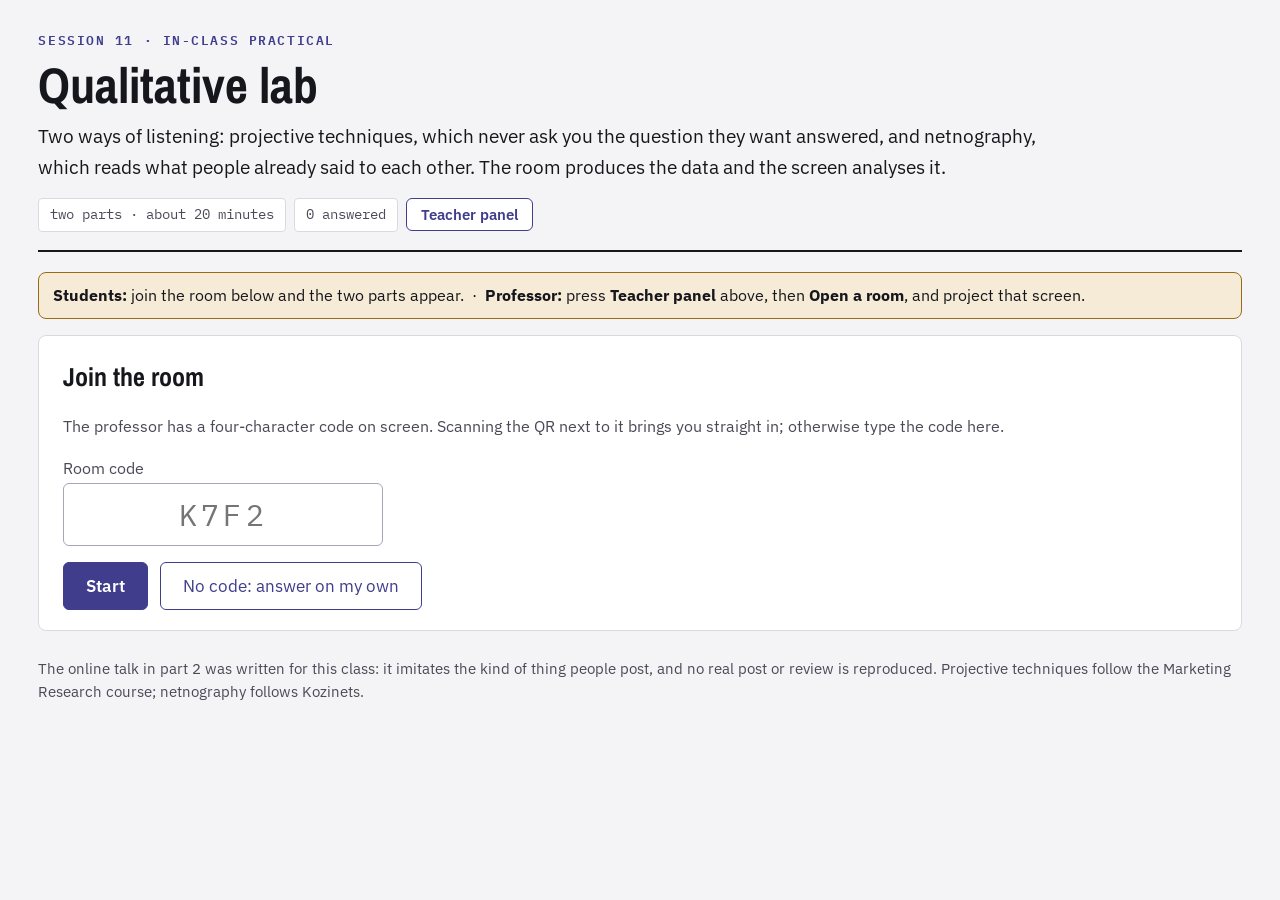
<file: qualitative-lab/index.html>
<!doctype html>
<html lang="en">
<head>
<meta charset="utf-8">
<meta name="viewport" content="width=device-width, initial-scale=1">
<title>Qualitative lab</title>
<link rel="icon" href="data:image/svg+xml,%3Csvg xmlns=%27http://www.w3.org/2000/svg%27 viewBox=%270 0 100 100%27%3E%3Ctext y=%27.9em%27 font-size=%2790%27%3E%F0%9F%97%A3%EF%B8%8F%3C/text%3E%3C/svg%3E">
<link rel="preconnect" href="https://fonts.googleapis.com">
<link rel="preconnect" href="https://fonts.gstatic.com" crossorigin>
<link rel="stylesheet" href="https://fonts.googleapis.com/css2?family=Archivo+Narrow:wght@500;700&family=IBM+Plex+Mono:wght@400;600&family=IBM+Plex+Sans:wght@400;500;600&display=swap">
<script src="qrcode.min.js"></script>
<!--
  Qualitative lab, Session 11. Two practicals that run on the phones of the room:

    1. Projective techniques on a brand the professor names - word association, sentence
       completion, the brand as a person, a story to close and the third-person question.
       The teacher screen counts the words and lists the answers, which is exactly what a
       projective session produces.
    2. Netnography: ten pieces of online talk (written for the course, not copied from any
       site) that the class codes with a theme, a sentiment and the need behind it. The
       teacher screen builds the frequency table: a coded corpus, live.

  Same machinery as the decisions lab: a room code, ntfy.sh as the channel, everything in
  the browser, nothing personal sent and nothing to hand in.
-->
<style>
:root{
  --ground:#F4F4F6; --surface:#FFFFFF; --sunk:#EAEAEF;
  --ink:#16161D; --muted:#4A4A58; --line:#D9D9E3;
  --ind:#3F3D8C; --ind-soft:#E7E6F5;
  --a:#1F6F6B; --a-soft:#DDEFED; --b:#A4501E; --b-soft:#F7E7DA;
  --ok:#2E7D5B; --ok-soft:#DEEFE7; --warn:#9A6B12; --warn-soft:#F6EBD6;
}
@media (prefers-color-scheme:dark){ :root:not([data-theme="light"]){
  --ground:#101014; --surface:#1A1A21; --sunk:#15151B; --ink:#E9E9F0; --muted:#AFAFC0; --line:#2C2C38;
  --ind:#A9A6F0; --ind-soft:#25233F; --a:#6FC7C1; --a-soft:#14302E; --b:#E0A377; --b-soft:#33231A;
  --ok:#63BE95; --ok-soft:#13291F; --warn:#D9A649; --warn-soft:#2A2213;
}}
:root[data-theme="dark"]{
  --ground:#101014; --surface:#1A1A21; --sunk:#15151B; --ink:#E9E9F0; --muted:#AFAFC0; --line:#2C2C38;
  --ind:#A9A6F0; --ind-soft:#25233F; --a:#6FC7C1; --a-soft:#14302E; --b:#E0A377; --b-soft:#33231A;
  --ok:#63BE95; --ok-soft:#13291F; --warn:#D9A649; --warn-soft:#2A2213;
}
*{box-sizing:border-box}
body{background:var(--ground);color:var(--ink);font-family:"IBM Plex Sans",system-ui,-apple-system,"Segoe UI",sans-serif;
  font-size:17px;line-height:1.6;margin:0;padding:0 clamp(16px,3vw,44px) 90px}
.wrap{width:100%;max-width:1500px;margin:0 auto}
h1,h2,h3{font-family:"Archivo Narrow","Arial Narrow",Arial,sans-serif}
header{padding:30px 0 18px;border-bottom:2px solid var(--ink);margin-bottom:20px}
.eyebrow{font-family:"IBM Plex Mono",monospace;font-size:13px;letter-spacing:.12em;text-transform:uppercase;color:var(--ind);margin:0 0 8px;font-weight:600}
h1{font-size:clamp(32px,5vw,50px);line-height:1.05;margin:0 0 10px;font-weight:700}
.sub{font-size:19px;margin:0;max-width:95ch}
.meta{display:flex;flex-wrap:wrap;gap:8px;margin-top:16px;align-items:center}
.chip{font-family:"IBM Plex Mono",monospace;font-size:13.5px;padding:5px 11px;border:1px solid var(--line);border-radius:4px;color:var(--muted);background:var(--surface)}
section{background:var(--surface);border:1px solid var(--line);border-radius:8px;margin-bottom:16px;padding:20px 24px}
h2{font-size:26px;margin:0 0 6px}
h3{font-size:20px;margin:0 0 4px}
.who{background:var(--warn-soft);border:1px solid var(--warn);border-radius:8px;padding:10px 14px;margin:0 0 16px;font-size:16px}
.q{border-left:5px solid var(--ind);padding-left:16px;margin:18px 0 10px}
.q .n{font-family:"IBM Plex Mono",monospace;font-size:14px;color:var(--ind);font-weight:600;letter-spacing:.06em;text-transform:uppercase}
.q .text{font-size:19px;margin-top:2px}
.q .how{font-size:15.5px;color:var(--muted);margin-top:4px}
input[type=text],textarea,select{width:100%;font-family:inherit;font-size:17px;color:var(--ink);background:var(--surface);
  border:1.5px solid #A6A6B5;border-radius:6px;padding:11px 14px;min-height:48px}
textarea{min-height:76px;resize:vertical}
select{appearance:none;background-image:linear-gradient(45deg,transparent 50%,var(--muted) 50%),linear-gradient(135deg,var(--muted) 50%,transparent 50%);
  background-position:calc(100% - 20px) 22px,calc(100% - 14px) 22px;background-size:6px 6px,6px 6px;background-repeat:no-repeat;padding-right:44px}
input:focus,textarea:focus,select:focus{outline:3px solid rgba(63,61,140,.3);border-color:var(--ind)}
.btn{font-family:inherit;font-size:17px;font-weight:600;padding:12px 22px;border:1.5px solid var(--ind);background:var(--surface);color:var(--ind);border-radius:6px;cursor:pointer}
.btn:hover{background:var(--ind-soft)}
.btn.solid{background:var(--ind);color:#fff}.btn.solid:hover{opacity:.9}
.btn:disabled{opacity:.45;cursor:not-allowed}
.row{display:flex;gap:12px;flex-wrap:wrap;align-items:center;margin-top:16px}
.hint{color:var(--muted);font-size:16px}
.grid2{display:grid;grid-template-columns:repeat(auto-fit,minmax(300px,1fr));gap:14px;margin:10px 0}
.post{background:var(--sunk);border-left:4px solid var(--line);border-radius:6px;padding:12px 15px;font-size:17px}
.post .src{font-family:"IBM Plex Mono",monospace;font-size:12.5px;letter-spacing:.05em;text-transform:uppercase;color:var(--muted);margin-bottom:5px}
.codes{display:grid;grid-template-columns:repeat(auto-fit,minmax(220px,1fr));gap:12px;margin-top:10px}
.state{font-family:"IBM Plex Mono",monospace;font-size:14px;padding:4px 10px;border-radius:4px;background:var(--sunk);color:var(--muted)}
.state.done{background:var(--ok-soft);color:var(--ok);font-weight:600}
.live{border:1px solid var(--ind);background:var(--ind-soft);border-radius:8px;padding:14px 16px;margin:10px 0 16px}
.steps{counter-reset:s;margin:10px 0 0;padding:0;list-style:none}
.steps li{counter-increment:s;position:relative;padding-left:34px;margin:7px 0;font-size:16.5px}
.steps li::before{content:counter(s);position:absolute;left:0;top:1px;width:23px;height:23px;border-radius:50%;
  background:var(--ind);color:#fff;font-family:"IBM Plex Mono",monospace;font-size:13px;font-weight:600;
  display:flex;align-items:center;justify-content:center}
.code{font-family:"IBM Plex Mono",monospace;font-size:38px;font-weight:600;letter-spacing:.18em;color:var(--ind);
  background:var(--surface);border:2px solid var(--ind);border-radius:8px;padding:2px 16px}
.join{display:grid;grid-template-columns:auto 1fr;gap:22px;align-items:center;margin-top:12px}
.join .qr{background:#fff;padding:10px;border:1px solid var(--line);border-radius:8px;line-height:0}
.join .qr svg{width:190px;height:190px;display:block}
.cards{display:grid;grid-template-columns:repeat(auto-fit,minmax(430px,1fr));gap:16px}
.card{border:1px solid var(--line);border-radius:8px;padding:14px 16px}
.card b{font-size:18px}
.bar{display:grid;grid-template-columns:minmax(120px,32%) 1fr 54px;gap:10px;align-items:center;margin:6px 0;font-size:16px}
.track{display:block;background:var(--sunk);border-radius:4px;height:20px;overflow:hidden}
.fill{display:block;height:100%;background:var(--ind);min-width:2px}
.fill.pos{background:var(--ok)} .fill.neg{background:var(--b)} .fill.mix{background:var(--warn)}
.wordlist{display:flex;flex-wrap:wrap;gap:8px;margin-top:10px}
.word{font-size:16px;background:var(--sunk);border-radius:4px;padding:4px 10px}
.word b{font-family:"IBM Plex Mono",monospace;color:var(--ind)}
.answers{margin-top:10px;max-height:320px;overflow:auto}
.answers div{border-top:1px solid var(--line);padding:7px 0;font-size:16px}
.needs{font-size:16px;color:var(--ink)}
body.tmode #whoLine, body.tmode #whoBox, body.tmode #part1, body.tmode #part2,
body.tmode #sendBox, body.tmode .sub, body.tmode .chip.plain{display:none!important}
footer{margin-top:26px;color:var(--muted);font-size:14.5px}
</style>
</head>
<body>
<div class="wrap">

<header>
  <p class="eyebrow">Session 11 · in-class practical</p>
  <h1>Qualitative lab</h1>
  <p class="sub">Two ways of listening: projective techniques, which never ask you the question they want
  answered, and netnography, which reads what people already said to each other. The room produces the data
  and the screen analyses it.</p>
  <div class="meta">
    <span class="chip plain">two parts · about 20 minutes</span>
    <span class="chip" id="prog">0 answered</span>
    <span class="chip" id="modeChip" style="display:none">Teacher screen</span>
    <button class="btn" id="btnTeacher" style="padding:6px 14px;font-size:15px">Teacher panel</button>
  </div>
</header>

<p class="who" id="whoLine"><b>Students:</b> join the room below and the two parts appear. &nbsp;·&nbsp;
<b>Professor:</b> press <b>Teacher panel</b> above, then <b>Open a room</b>, and project that screen.</p>

<section id="whoBox">
  <h2>Join the room</h2>
  <p class="hint">The professor has a four-character code on screen. Scanning the QR next to it brings you
  straight in; otherwise type the code here.</p>
  <div style="max-width:320px">
    <label class="hint" for="room">Room code</label>
    <input type="text" id="room" maxlength="6" autocapitalize="characters" placeholder="K7F2"
    style="font-family:'IBM Plex Mono',monospace;font-size:30px;letter-spacing:.14em;text-transform:uppercase;text-align:center">
  </div>
  <div class="row">
    <button class="btn solid" id="btnStart">Start</button>
    <button class="btn" id="btnNoRoom" style="font-weight:400">No code: answer on my own</button>
  </div>
</section>

<section id="part1" style="display:none">
  <h2>Part 1 · Five questions that are not about you</h2>
  <p class="hint">Answer fast and do not think about it twice: the first thing that comes to mind is the
  data. There are no right answers here, and nothing you write is signed.</p>
  <div id="brandBox" style="max-width:420px;margin-top:10px">
    <label class="hint" for="brand">The brand the professor named</label>
    <input type="text" id="brand" placeholder="e.g. Zara">
  </div>
  <div id="proj"></div>
</section>

<section id="part2" style="display:none">
  <h2>Part 2 · Code what people already said</h2>
  <p class="hint">Ten pieces of online talk about coffee at home, written for this class so that nobody's
  words are taken without permission. For each one: the theme, whether it is positive or negative, and the
  need underneath. That is what coding a corpus is.</p>
  <div id="netno"></div>
</section>

<section id="sendBox" style="display:none">
  <h2>Done?</h2>
  <p class="hint" id="sendState">Send when you have finished: only your answers travel, no name and nothing
  that identifies you.</p>
  <div class="row">
    <button class="btn solid" id="btnSend">Send my answers</button>
  </div>
</section>

<section id="teacher" style="display:none">
  <h2>Teacher panel: what the room produced</h2>
  <div class="live">
    <ol class="steps">
      <li>Press <b>Open a room</b>, then write the brand for part 1 (it travels in the QR).</li>
      <li>Project this screen: the class scans the QR, or types the code.</li>
      <li>The words, the answers and the coding table fill on their own.</li>
    </ol>
    <div class="row" style="margin:14px 0 0">
      <button class="btn solid" id="btnLive">Open a room</button>
      <button class="btn" id="btnNewCode" style="display:none">New code</button>
      <span class="code" id="roomCode" style="display:none"></span>
      <span class="chip" id="liveN">nobody in the room yet</span>
    </div>
    <div style="max-width:320px;margin-top:12px">
      <label class="hint" for="tBrand">Brand for part 1</label>
      <input type="text" id="tBrand" placeholder="e.g. Zara">
    </div>
    <div class="join" id="joinBox" style="display:none">
      <div class="qr" id="joinQr"></div>
      <div>
        <p class="hint" style="margin:0 0 6px">Scanning this opens the page already in the room, with the
        brand already set.</p>
        <p class="hint" id="joinUrl" style="margin:0;word-break:break-all"></p>
      </div>
    </div>
  </div>
  <h3 style="margin-top:22px">Part 1 · the projective answers</h3>
  <div id="tProj" class="cards"></div>
  <h3 style="margin-top:22px">Part 2 · the coded corpus</h3>
  <div id="tNetno" class="cards"></div>
</section>

<footer id="foot">The online talk in part 2 was written for this class: it imitates the kind of thing people
post, and no real post or review is reproduced. Projective techniques follow the Marketing Research course;
netnography follows Kozinets.</footer>
</div>

<script>
const $ = (s) => document.querySelector(s);
const KEY = 'qualitative-lab.v1';

// ---------------------------------------------------------------- part 1: the stimuli
const PROJ = [
  { id: 'assoc', kind: 'word', family: 'Association',
    text: 'One word. The first that comes to mind when you hear BRAND.',
    how: 'One word only, no explanation.' },
  { id: 'people', kind: 'line', family: 'Completion',
    text: 'Finish the sentence: "People who buy BRAND are..."',
    how: 'One line. Write what comes out, not what sounds polite.' },
  { id: 'person', kind: 'line', family: 'Construction',
    text: 'BRAND walks into a party. Who is it, and what is it wearing?',
    how: 'Two or three lines.' },
  { id: 'story', kind: 'line', family: 'Completion',
    text: 'A friend asks what to buy in this category. You say BRAND, and your friend answers...',
    how: 'Finish the scene.' },
  { id: 'third', kind: 'line', family: 'Expressive',
    text: 'Your neighbour is asked to pay 20% more for BRAND than for the shop brand. What do they say?',
    how: 'Speak as them, not as you.' },
];

// ---------------------------------------------------------------- part 2: the corpus
const THEMES = ['Price and value', 'Quality of the product', 'The ritual and the taste',
  'Convenience and time', 'Machine and maintenance', 'Sustainability and waste',
  'Health', 'Status and identity', 'Service and delivery'];
const POSTS = [
  { id: 'p1', src: 'forum thread, "home baristas"',
    t: 'Three years with the same machine and I have never descaled it properly. It still works but the coffee tastes like the inside of a kettle. Is it worth paying someone or do I just buy a new one?' },
  { id: 'p2', src: 'review, subscription service',
    t: 'The coffee is good but four bags a month is far too much for two of us. I keep pausing the subscription and forgetting to restart it, so half the time we run out anyway.' },
  { id: 'p3', src: 'reply in a group chat, screenshot posted',
    t: 'I did the maths: 2.60 in the cafe downstairs, 0.28 at home. And yet I still buy the one downstairs every morning because I am not awake enough to grind anything.' },
  { id: 'p4', src: 'comment under a video',
    t: 'Nobody talks about the pods. I love mine and I am tired of being made to feel guilty about it every time it comes up. Make them recyclable and let me drink my coffee.' },
  { id: 'p5', src: 'forum thread, "first machine"',
    t: 'Bought the cheap one and regretted it in a month. Bought the expensive one and now I am afraid to let anyone else use it. There is no middle option that is not a compromise.' },
  { id: 'p6', src: 'review, beans',
    t: 'Arrived four days late and the bag was already open at the corner. The coffee itself was lovely, which makes it worse, because now I have to decide whether to order again.' },
  { id: 'p7', src: 'post in a local group',
    t: 'My flatmate buys the supermarket brand and pours it into a nice jar so guests think it is the good one. Honestly I could not tell the difference in the blind test we did.' },
  { id: 'p8', src: 'comment thread about routines',
    t: 'The best part of my day is the ten minutes before anyone wakes up, with the machine noise and the smell. I would pay for that even if the coffee were mediocre.' },
  { id: 'p9', src: 'review, subscription service',
    t: 'Cancelling took four clicks and an email asking me to reconsider. That is the part I will remember, not the coffee.' },
  { id: 'p10', src: 'forum thread, "too much caffeine?"',
    t: 'I switched to decaf after lunch and I sleep better, but every decaf I find tastes flat. Somebody must be making a decent one and not telling anyone.' },
];

// ---------------------------------------------------------------- state
const val = (id) => (document.getElementById(id) ? document.getElementById(id).value.trim() : '');
const esc = (s) => String(s).replace(/[&<>"]/g, (c) => ({ '&': '&amp;', '<': '&lt;', '>': '&gt;', '"': '&quot;' }[c]));
const load = () => { try { return JSON.parse(localStorage.getItem(KEY) || 'null') || {}; } catch (e) { return {}; } };
let S = load();
S.p1 = S.p1 || {}; S.p2 = S.p2 || {};
S.uid = S.uid || Math.random().toString(36).slice(2, 10);
const save = () => { try { localStorage.setItem(KEY, JSON.stringify(S)); } catch (e) { /* blocked */ } };
const brand = () => (val('brand') || S.brand || 'the brand');

// ---------------------------------------------------------------- build the two parts
function buildProj() {
  $('#proj').innerHTML = PROJ.map((e, i) => `<div class="q" data-p1="${e.id}">
      <div class="n">${i + 1} · ${esc(e.family)}</div>
      <div class="text">${esc(e.text).replace(/BRAND/g, '<b>' + esc(brand()) + '</b>')}</div>
      <div class="how">${esc(e.how)}</div>
      <div style="margin-top:10px">${e.kind === 'word'
        ? `<input type="text" data-a="${e.id}" maxlength="24" value="${esc(S.p1[e.id] || '')}">`
        : `<textarea data-a="${e.id}">${esc(S.p1[e.id] || '')}</textarea>`}</div>
    </div>`).join('');
}

function buildNetno() {
  $('#netno').innerHTML = POSTS.map((p, i) => {
    const c = S.p2[p.id] || {};
    return `<div class="q" data-p2="${p.id}">
      <div class="n">Post ${i + 1}</div>
      <div class="post"><div class="src">${esc(p.src)}</div>${esc(p.t)}</div>
      <div class="codes">
        <div><label class="hint" for="th_${p.id}">Theme</label>
          <select id="th_${p.id}" data-c="${p.id}.theme">
            <option value="">choose one</option>
            ${THEMES.map((t) => `<option ${c.theme === t ? 'selected' : ''}>${esc(t)}</option>`).join('')}
          </select></div>
        <div><label class="hint" for="se_${p.id}">Tone</label>
          <select id="se_${p.id}" data-c="${p.id}.tone">
            <option value="">choose one</option>
            <option ${c.tone === 'Positive' ? 'selected' : ''}>Positive</option>
            <option ${c.tone === 'Negative' ? 'selected' : ''}>Negative</option>
            <option ${c.tone === 'Mixed' ? 'selected' : ''}>Mixed</option>
          </select></div>
        <div><label class="hint" for="nd_${p.id}">The need underneath, in five words</label>
          <input type="text" id="nd_${p.id}" data-c="${p.id}.need" value="${esc(c.need || '')}"></div>
      </div>
    </div>`;
  }).join('');
}

function states() {
  let n = 0;
  PROJ.forEach((e) => { if ((S.p1[e.id] || '').trim()) n++; });
  POSTS.forEach((p) => { const c = S.p2[p.id] || {}; if (c.theme && c.tone) n++; });
  $('#prog').textContent = n + ' / ' + (PROJ.length + POSTS.length) + ' answered';
  return n;
}

// ---------------------------------------------------------------- joining
function showParts() {
  S.joined = true; save();
  $('#part1').style.display = ''; $('#part2').style.display = ''; $('#sendBox').style.display = '';
  $('#btnStart').style.display = 'none'; $('#btnNoRoom').style.display = 'none';
  if (S.brand) { $('#brand').value = S.brand; $('#brandBox').style.display = 'none'; }
  buildProj(); buildNetno(); states();
}

async function joinRoom(code) {
  if (!ntfyPicked) await pickServer(serverFromUrl());
  const c = String(code || '').toUpperCase().trim();
  if (!c) { $('#room').focus(); $('#sendState').textContent = 'Type the code on the screen, or press "No code".'; return; }
  S.room0 = c; $('#room').value = c; save();
  $('#whoLine').innerHTML = '<b>You are in room ' + c + '.</b> Answer the two parts below and send them at the end.';
  showParts();
  announce();
  const first = document.querySelector('[data-p1]');
  if (first) setTimeout(() => first.scrollIntoView({ behavior: 'smooth', block: 'start' }), 60);
}

// ---------------------------------------------------------------- the live room (ntfy.sh)
const NTFY_SERVERS = ['https://ntfy.sh/', 'https://ntfy.envs.net/', 'https://ntfy.adminforge.de/'];
let NTFY = NTFY_SERVERS[0];
let ntfyPicked = false;

function ntfyIndex() { return Math.max(0, NTFY_SERVERS.indexOf(NTFY)); }

function serverFromUrl() {                     // the QR carries the server the professor is on
  const m = location.hash.match(/[#&]s=(\d)/);
  return m ? Number(m[1]) : null;
}

async function pickServer(preferred) {         // first one that answers wins
  const order = [];
  if (preferred !== null && preferred !== undefined && NTFY_SERVERS[preferred]) order.push(NTFY_SERVERS[preferred]);
  NTFY_SERVERS.forEach((s) => { if (!order.includes(s)) order.push(s); });
  for (const s of order) {
    try {
      const c = new AbortController();
      const t = setTimeout(() => c.abort(), 4000);
      const r = await fetch(s + 'mf26ping/json?poll=1&since=latest', { signal: c.signal, cache: 'no-store' });
      clearTimeout(t);
      if (r.ok) { NTFY = s; ntfyPicked = true; return s; }
    } catch (e) { /* next one */ }
  }
  ntfyPicked = false;
  return null;
}

const topicOf = (code) => 'mf26qual-' + String(code).trim().toUpperCase();
const LIVE = new Map();
let es = null, sendTimer = null;

function paramsFromUrl() {
  const m = location.hash.match(/room=([A-Za-z0-9]{3,6})/);
  const b = location.hash.match(/[#&]b=([^&]+)/);
  return { room: m ? m[1].toUpperCase() : '', brand: b ? decodeURIComponent(b[1]) : '' };
}

function announce() {
  const code = (val('room') || '').toUpperCase();
  if (!code) return;
  fetch(NTFY + topicOf(code), { method: 'POST', body: JSON.stringify({ u: S.uid, j: 1 }) }).catch(() => {});
}

async function sendAnswers() {
  if (!ntfyPicked) await pickServer(serverFromUrl());
  const code = (val('room') || '').toUpperCase();
  const st = $('#sendState');
  if (!code) { st.textContent = 'You are answering without a room, so nothing is sent.'; return; }
  st.textContent = 'Sending...';
  const body = JSON.stringify({ u: S.uid, p1: S.p1, p2: S.p2 });
  fetch(NTFY + topicOf(code), { method: 'POST', body })
    .then((r) => { st.textContent = r.ok ? 'Sent. Your answers are on the screen of the room.' : 'Could not send (' + r.status + ').'; })
    .catch(() => { st.textContent = 'No connection: tell the professor.'; });
}

function queueSend() {
  clearTimeout(sendTimer);
  sendTimer = setTimeout(sendAnswers, 2000 + Math.random() * 3000);
}

function absorb(msg) {
  try {
    const d = JSON.parse(msg);
    if (!d || !d.u) return false;
    const old = LIVE.get(d.u) || {};
    LIVE.set(d.u, { p1: d.p1 || old.p1 || null, p2: d.p2 || old.p2 || null });
    return true;
  } catch (e) { return false; }
}

async function startLive(code) {
  await pickServer(null);
  if (es) { es.close(); es = null; }
  LIVE.clear();
  const t = topicOf(code);
  fetch(NTFY + t + '/json?poll=1&since=all').then((r) => r.text()).then((txt) => {
    txt.trim().split('\n').forEach((line) => {
      try { const d = JSON.parse(line); if (d.event === 'message') absorb(d.message); } catch (e) {}
    });
    renderLive();
  }).catch(() => {});
  es = new EventSource(NTFY + t + '/sse');
  es.onmessage = (ev) => { try { const d = JSON.parse(ev.data); if (d.event === 'message' && absorb(d.message)) renderLive(); } catch (e) {} };
  S.room = code; save();
  $('#roomCode').textContent = code; $('#roomCode').style.display = '';
  $('#btnNewCode').style.display = ''; $('#btnLive').style.display = 'none';
  showJoin(code);
  renderLive();
}

function showJoin(code) {
  const b = val('tBrand');
  const url = location.href.split('#')[0] + '#room=' + code + '&s=' + ntfyIndex() + (b ? '&b=' + encodeURIComponent(b) : '');
  $('#joinUrl').textContent = url;
  try {
    const q = qrcode(0, 'M');
    q.addData(url); q.make();
    $('#joinQr').innerHTML = q.createSvgTag({ cellSize: 6, margin: 0, scalable: true });
    $('#joinBox').style.display = 'grid';
  } catch (e) {
    $('#joinQr').innerHTML = '';
    $('#joinBox').style.display = 'grid';
    $('#joinUrl').textContent = 'QR not available here: read the code out loud. ' + url;
  }
}

// ---------------------------------------------------------------- the teacher screen
function words(id) {
  const count = new Map();
  LIVE.forEach((r) => {
    const v = ((r.p1 || {})[id] || '').trim().toLowerCase().replace(/[.,;:!?"']/g, '');
    if (!v) return;
    count.set(v, (count.get(v) || 0) + 1);
  });
  return [...count.entries()].sort((x, y) => y[1] - x[1]);
}

function lines(id) {
  const out = [];
  LIVE.forEach((r) => { const v = ((r.p1 || {})[id] || '').trim(); if (v) out.push(v); });
  return out;
}

function renderProj() {
  $('#tProj').innerHTML = PROJ.map((e) => {
    const body = e.kind === 'word'
      ? (() => {
        const w = words(e.id);
        const max = w.length ? w[0][1] : 1;
        return w.length
          ? w.slice(0, 14).map(([t, n]) => `<div class="bar"><span>${esc(t)}</span>
              <span class="track"><span class="fill" style="width:${(n / max * 100).toFixed(0)}%"></span></span>
              <span class="hint">${n}</span></div>`).join('')
          : '<p class="hint">no words yet</p>';
      })()
      : (() => {
        const l = lines(e.id);
        return l.length
          ? `<div class="answers">${l.map((t) => `<div>${esc(t)}</div>`).join('')}</div>`
          : '<p class="hint">no answers yet</p>';
      })();
    return `<div class="card"><b>${esc(e.family)}</b>
      <div class="hint">${esc(e.text).replace(/BRAND/g, esc(val('tBrand') || 'the brand'))}</div>
      ${body}</div>`;
  }).join('');
}

function renderNetno() {
  const tone = { Positive: 'pos', Negative: 'neg', Mixed: 'mix' };
  const byTheme = new Map();
  const needs = [];
  LIVE.forEach((r) => {
    Object.entries(r.p2 || {}).forEach(([pid, c]) => {
      if (!c || !c.theme) return;
      const k = c.theme;
      const e = byTheme.get(k) || { n: 0, Positive: 0, Negative: 0, Mixed: 0 };
      e.n++; if (c.tone) e[c.tone] = (e[c.tone] || 0) + 1;
      byTheme.set(k, e);
      if (c.need && c.need.trim()) needs.push(c.need.trim());
    });
  });
  const rows = [...byTheme.entries()].sort((a, b) => b[1].n - a[1].n);
  const max = rows.length ? rows[0][1].n : 1;
  const table = rows.length
    ? rows.map(([t, e]) => `<div class="bar"><span>${esc(t)}</span>
        <span class="track"><span class="fill ${tone[dominant(e)] || ''}" style="width:${(e.n / max * 100).toFixed(0)}%"></span></span>
        <span class="hint">${e.n}</span></div>`).join('')
    : '<p class="hint">nothing coded yet</p>';
  const cloud = needs.length
    ? `<div class="wordlist">${needs.slice(0, 40).map((n) => `<span class="word">${esc(n)}</span>`).join('')}</div>`
    : '<p class="hint">no needs written yet</p>';
  $('#tNetno').innerHTML = `<div class="card"><b>Themes, by how often the room used them</b>
      <div class="hint">The colour is the tone that dominates that theme.</div>${table}</div>
    <div class="card"><b>The needs the room wrote underneath</b>
      <div class="hint">These lines are the raw material of the insight.</div>${cloud}</div>`;
}

function dominant(e) {
  let best = '', n = -1;
  ['Positive', 'Negative', 'Mixed'].forEach((k) => { if ((e[k] || 0) > n) { n = e[k] || 0; best = k; } });
  return best;
}

function renderLive() {
  let done = 0;
  LIVE.forEach((r) => { if (r.p1 || r.p2) done++; });
  $('#liveN').textContent = LIVE.size
    ? `${LIVE.size} in the room · ${done} sent`
    : 'nobody in the room yet';
  renderProj(); renderNetno();
}

function teacher() {
  const t = $('#teacher');
  const open = t.style.display === 'none';
  t.style.display = open ? 'block' : 'none';
  document.body.classList.toggle('tmode', open);
  $('#modeChip').style.display = open ? '' : 'none';
  $('#btnTeacher').textContent = open ? 'Back to the student page' : 'Teacher panel';
  if (!open) return;
  window.scrollTo({ top: 0 });
  renderLive();
}

// ---------------------------------------------------------------- wiring
document.addEventListener('input', (e) => {
  const t = e.target;
  if (t.dataset.a !== undefined) { S.p1[t.dataset.a] = t.value; save(); states(); queueSend(); }
  if (t.dataset.c !== undefined) {
    const [pid, field] = t.dataset.c.split('.');
    S.p2[pid] = S.p2[pid] || {};
    S.p2[pid][field] = t.value;
    save(); states(); queueSend();
  }
  if (t.id === 'brand') { S.brand = t.value; save(); buildProj(); }
  if (t.id === 'tBrand') { if (S.room) showJoin(S.room); renderProj(); }
});
document.addEventListener('change', (e) => {
  if (e.target.dataset.c !== undefined) e.target.dispatchEvent(new Event('input', { bubbles: true }));
});
$('#btnStart').addEventListener('click', () => joinRoom(val('room')));
$('#btnNoRoom').addEventListener('click', () => {
  $('#whoLine').innerHTML = '<b>No room.</b> You can answer both parts, but nothing is sent to the class screen.';
  showParts();
});
$('#room').addEventListener('keydown', (e) => { if (e.key === 'Enter') joinRoom(val('room')); });
$('#btnSend').addEventListener('click', () => { clearTimeout(sendTimer); sendAnswers(); });
$('#btnTeacher').addEventListener('click', teacher);
$('#btnLive').addEventListener('click', () => startLive(S.room || Math.random().toString(36).slice(2, 6).toUpperCase()));
$('#btnNewCode').addEventListener('click', () => startLive(Math.random().toString(36).slice(2, 6).toUpperCase()));

const P = paramsFromUrl();
if (P.brand) { S.brand = P.brand; save(); }
if (P.room) {
  $('#room').value = P.room;
  joinRoom(P.room);
} else if (S.joined) {
  showParts();
}
</script>
</body>
</html>
</file>
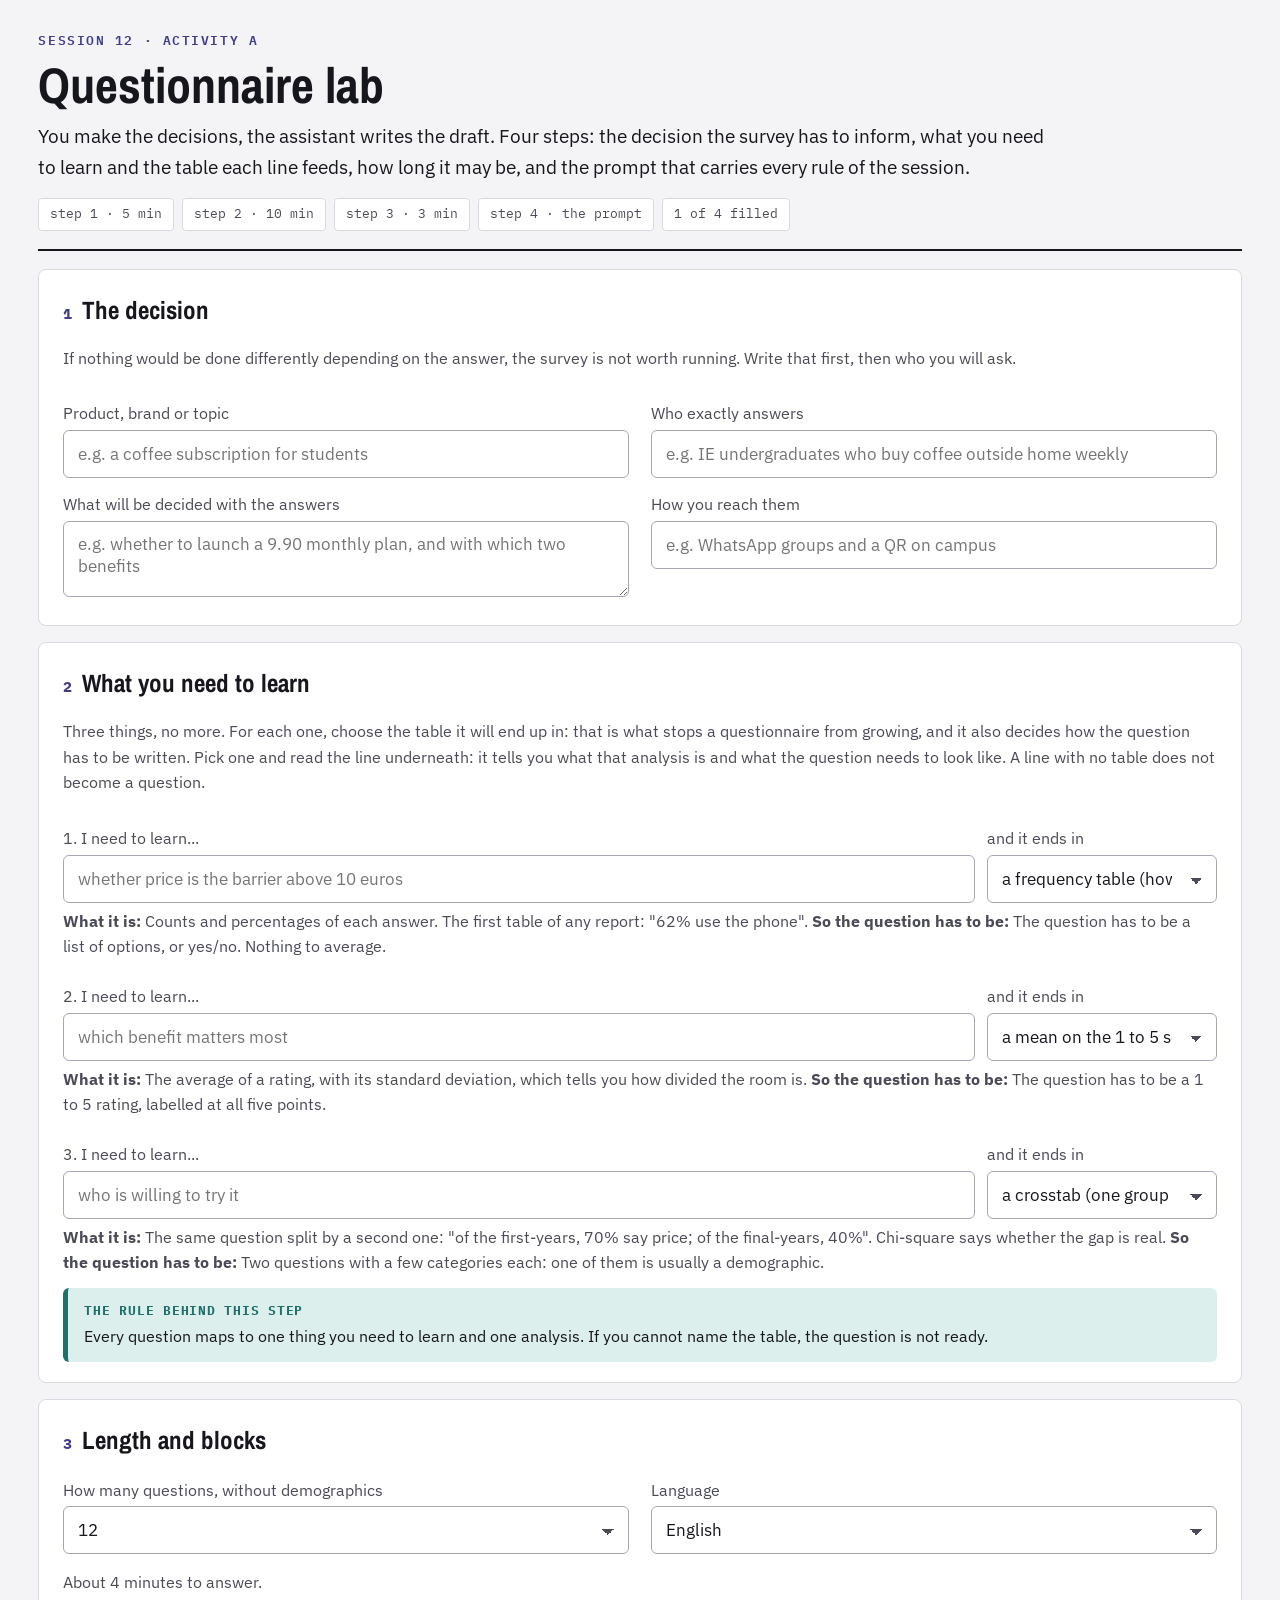
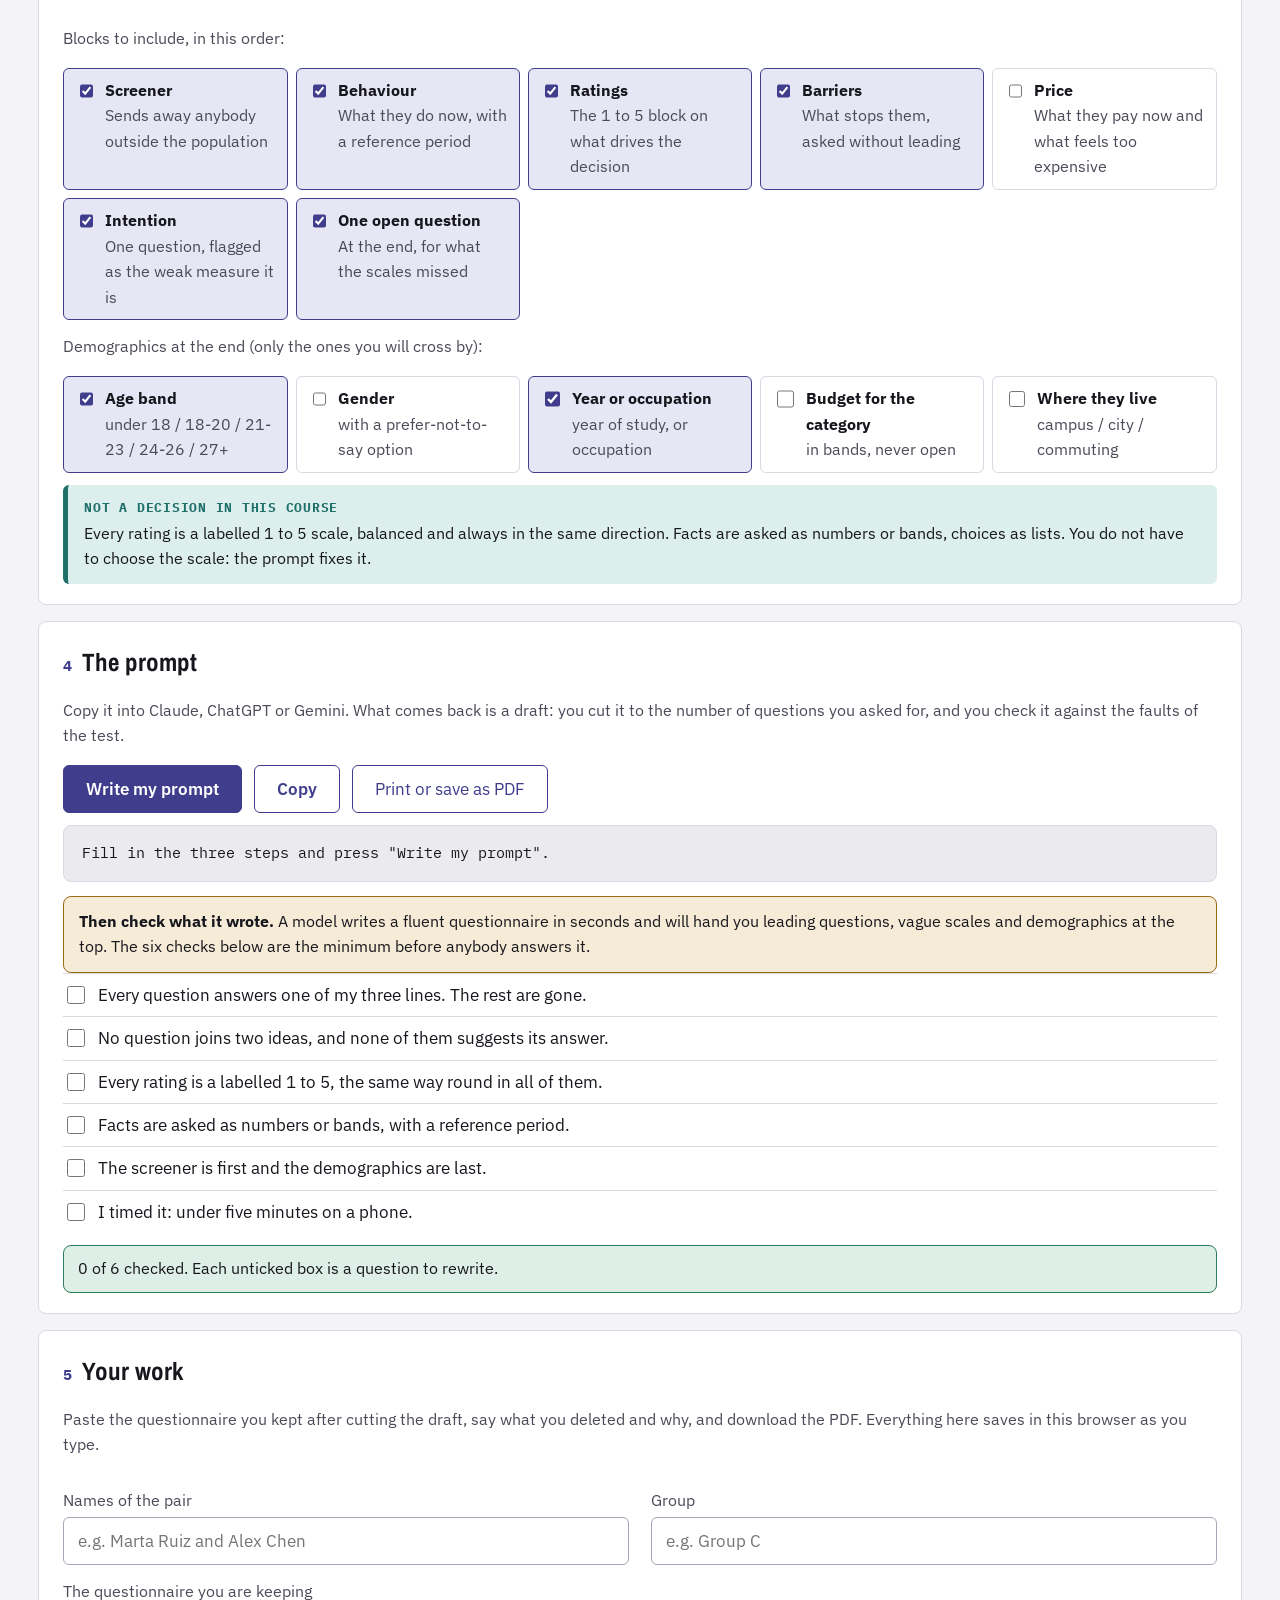
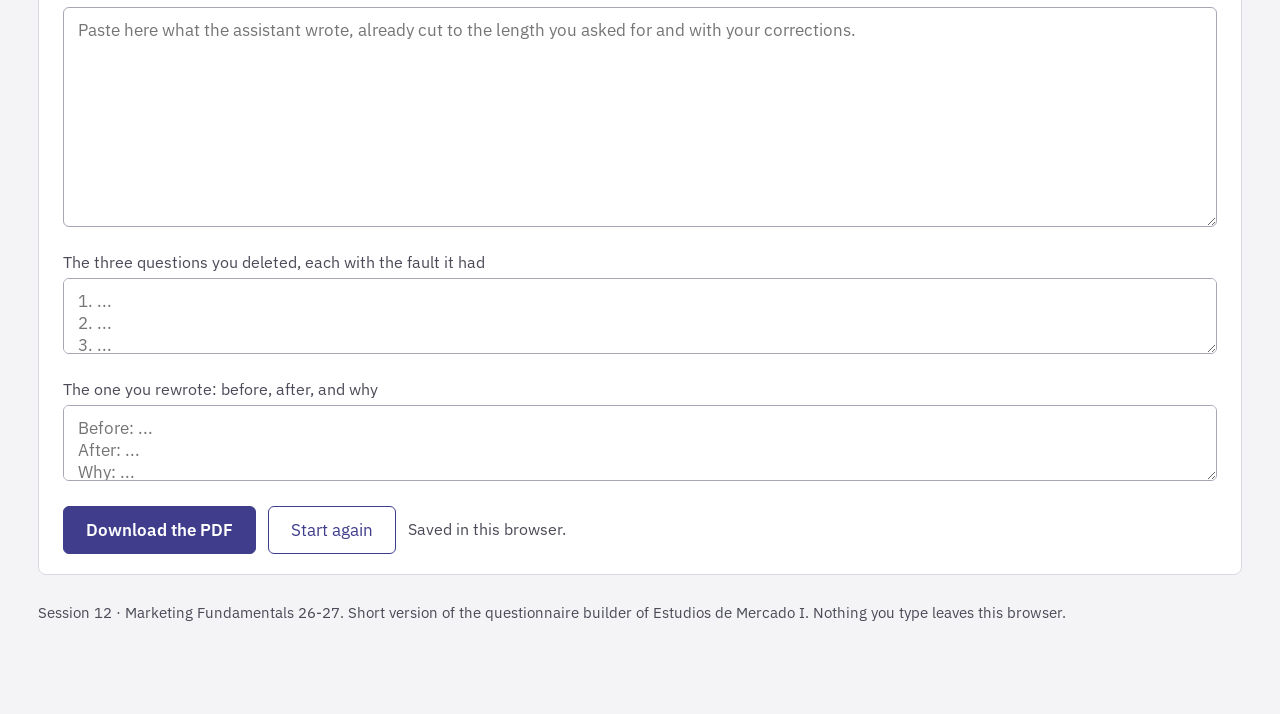
<file: questionnaire-lab/index.html>
<!doctype html>
<html lang="en">
<head>
<meta charset="utf-8">
<meta name="viewport" content="width=device-width, initial-scale=1">
<title>Questionnaire lab</title>
<link rel="icon" href="data:image/svg+xml,%3Csvg xmlns=%27http://www.w3.org/2000/svg%27 viewBox=%270 0 100 100%27%3E%3Ctext y=%27.9em%27 font-size=%2790%27%3E%E2%9C%8D%EF%B8%8F%3C/text%3E%3C/svg%3E">
<link rel="preconnect" href="https://fonts.googleapis.com">
<link rel="preconnect" href="https://fonts.gstatic.com" crossorigin>
<link rel="stylesheet" href="https://fonts.googleapis.com/css2?family=Archivo+Narrow:wght@500;700&family=IBM+Plex+Mono:wght@400;600&family=IBM+Plex+Sans:wght@400;500;600&display=swap">
<!--
  Questionnaire lab, Session 12 of Marketing Fundamentals.

  A short version of the questionnaire builder used in Estudios de Mercado I: same method
  (decision -> what you need to learn -> the analysis each line feeds -> the questionnaire),
  but in four steps and without the scale studio, because this session has one hour and not
  three. The scale is not a decision here: the course rule is a labelled 1 to 5 everywhere a
  rating is possible, and the prompt enforces it.

  Everything runs in the browser. The page writes the prompt; the student takes it to
  whichever assistant they use, brings the draft back and cuts it.
-->
<style>
:root{
  --ground:#F4F4F6; --surface:#FFFFFF; --sunk:#EAEAEF;
  --ink:#16161D; --muted:#4A4A58; --line:#D9D9E3;
  --ind:#3F3D8C; --ind-soft:#E7E6F5;
  --a:#1F6F6B; --a-soft:#DDEFED; --b:#A4501E; --b-soft:#F7E7DA;
  --ok:#2E7D5B; --ok-soft:#DEEFE7; --warn:#9A6B12; --warn-soft:#F6EBD6;
}
@media (prefers-color-scheme:dark){ :root:not([data-theme="light"]){
  --ground:#101014; --surface:#1A1A21; --sunk:#15151B; --ink:#E9E9F0; --muted:#AFAFC0; --line:#2C2C38;
  --ind:#A9A6F0; --ind-soft:#25233F; --a:#6FC7C1; --a-soft:#14302E; --b:#E0A377; --b-soft:#33231A;
  --ok:#63BE95; --ok-soft:#13291F; --warn:#D9A649; --warn-soft:#2A2213;
}}
*{box-sizing:border-box}
body{background:var(--ground);color:var(--ink);font-family:"IBM Plex Sans",system-ui,-apple-system,"Segoe UI",sans-serif;
  font-size:17px;line-height:1.6;margin:0;padding:0 clamp(16px,3vw,44px) 90px}
.wrap{width:100%;max-width:1400px;margin:0 auto}
h1,h2,h3{font-family:"Archivo Narrow","Arial Narrow",Arial,sans-serif}
header{padding:30px 0 18px;border-bottom:2px solid var(--ink);margin-bottom:18px}
.eyebrow{font-family:"IBM Plex Mono",monospace;font-size:13px;letter-spacing:.12em;text-transform:uppercase;color:var(--ind);margin:0 0 8px;font-weight:600}
h1{font-size:clamp(32px,5vw,50px);line-height:1.05;margin:0 0 10px;font-weight:700}
.sub{font-size:19px;margin:0;max-width:92ch}
.plan{display:flex;flex-wrap:wrap;gap:8px;margin-top:16px}
.plan span{font-family:"IBM Plex Mono",monospace;font-size:13px;padding:5px 11px;border:1px solid var(--line);border-radius:4px;color:var(--muted);background:var(--surface)}
section{background:var(--surface);border:1px solid var(--line);border-radius:8px;margin-bottom:16px;padding:20px 24px}
h2{font-size:25px;margin:0 0 4px}
h2 .n{font-family:"IBM Plex Mono",monospace;font-size:15px;color:var(--ind);margin-right:10px}
.hint{color:var(--muted);font-size:16px}
label.f{display:block;font-size:15.5px;color:var(--muted);margin:14px 0 4px}
input[type=text],textarea,select{width:100%;font-family:inherit;font-size:17px;color:var(--ink);background:var(--surface);
  border:1.5px solid #A6A6B5;border-radius:6px;padding:11px 14px;min-height:48px}
textarea{min-height:76px;resize:vertical}
select{appearance:none;background-image:linear-gradient(45deg,transparent 50%,var(--muted) 50%),linear-gradient(135deg,var(--muted) 50%,transparent 50%);
  background-position:calc(100% - 20px) 22px,calc(100% - 14px) 22px;background-size:6px 6px,6px 6px;background-repeat:no-repeat;padding-right:44px}
input:focus,textarea:focus,select:focus{outline:3px solid rgba(63,61,140,.3);border-color:var(--ind)}
.grid2{display:grid;grid-template-columns:repeat(auto-fit,minmax(320px,1fr));gap:0 22px}
.need{display:grid;grid-template-columns:1fr 230px;gap:12px;align-items:end;margin-top:10px}
@media (max-width:720px){ .need{grid-template-columns:1fr} }
.opts{display:grid;grid-template-columns:repeat(auto-fit,minmax(215px,1fr));gap:8px;margin-top:8px}
.chk{display:flex;gap:9px;align-items:flex-start;border:1.5px solid var(--line);border-radius:6px;padding:9px 12px;cursor:pointer;font-size:16px}
.chk:hover{border-color:var(--ind)} .chk.on{border-color:var(--ind);background:var(--ind-soft)}
.chk input{margin-top:4px;width:18px;height:18px;accent-color:var(--ind)}
.btn{font-family:inherit;font-size:17px;font-weight:600;padding:12px 22px;border:1.5px solid var(--ind);background:var(--surface);color:var(--ind);border-radius:6px;cursor:pointer}
.btn:hover{background:var(--ind-soft)} .btn.solid{background:var(--ind);color:#fff}.btn.solid:hover{opacity:.9}
.row{display:flex;gap:12px;flex-wrap:wrap;align-items:center;margin-top:16px}
pre.prompt{background:var(--sunk);border:1px solid var(--line);border-radius:8px;padding:16px 18px;white-space:pre-wrap;
  font-family:"IBM Plex Mono",monospace;font-size:14.5px;line-height:1.55;max-height:420px;overflow:auto;margin:12px 0 0}
.rules{background:var(--a-soft);border-left:5px solid var(--a);border-radius:6px;padding:12px 16px;margin-top:12px;font-size:16px}
.rules b{display:block;font-family:"IBM Plex Mono",monospace;font-size:12.5px;letter-spacing:.06em;text-transform:uppercase;color:var(--a);margin-bottom:4px}
.note{background:var(--warn-soft);border:1px solid var(--warn);border-radius:8px;padding:12px 15px;margin-top:14px;font-size:16px}
.check{display:flex;gap:10px;align-items:flex-start;padding:8px 0;border-top:1px solid var(--line);font-size:16.5px}
.check input{margin-top:4px;width:18px;height:18px;accent-color:var(--ok)}
.score{background:var(--ok-soft);border:1px solid var(--ok);border-radius:8px;padding:10px 14px;margin-top:12px;font-size:16px}
footer{margin-top:26px;color:var(--muted);font-size:14.5px}
#printout{display:none}
@media print{
  @page{size:A4;margin:14mm 13mm}
  body{background:#fff;color:#000;padding:0;font-size:10pt}
  .wrap > :not(#printout){display:none!important}
  #printout{display:block!important}
  #printout h1{font-size:17pt;margin:0 0 2mm;border-bottom:1.5pt solid #000;padding-bottom:2mm}
  #printout h2{font-size:11.5pt;margin:5mm 0 1.5mm;border-bottom:.5pt solid #999;padding-bottom:1mm}
  #printout .id{font-size:10pt;margin:0 0 3mm}
  #printout .blk{margin:2mm 0;page-break-inside:avoid}
  #printout .blk b{display:block;font-size:8.5pt;text-transform:uppercase;letter-spacing:.05em;color:#444}
  #printout pre{white-space:pre-wrap;font-family:monospace;font-size:8.5pt;line-height:1.35;margin:1mm 0}
  #printout .foot{margin-top:6mm;font-size:8pt;color:#444;border-top:.5pt solid #999;padding-top:2mm}
}
</style>
</head>
<body>
<div class="wrap">

<header>
  <p class="eyebrow">Session 12 · activity A</p>
  <h1>Questionnaire lab</h1>
  <p class="sub">You make the decisions, the assistant writes the draft. Four steps: the decision the
  survey has to inform, what you need to learn and the table each line feeds, how long it may be, and the
  prompt that carries every rule of the session.</p>
  <div class="plan">
    <span>step 1 · 5 min</span><span>step 2 · 10 min</span><span>step 3 · 3 min</span><span>step 4 · the prompt</span>
    <span id="prog">0 of 4 filled</span>
  </div>
</header>

<section>
  <h2><span class="n">1</span>The decision</h2>
  <p class="hint">If nothing would be done differently depending on the answer, the survey is not worth
  running. Write that first, then who you will ask.</p>
  <div class="grid2">
    <div>
      <label class="f" for="topic">Product, brand or topic</label>
      <input type="text" id="topic" data-k placeholder="e.g. a coffee subscription for students">
      <label class="f" for="decision">What will be decided with the answers</label>
      <textarea id="decision" data-k placeholder="e.g. whether to launch a 9.90 monthly plan, and with which two benefits"></textarea>
    </div>
    <div>
      <label class="f" for="pop">Who exactly answers</label>
      <input type="text" id="pop" data-k placeholder="e.g. IE undergraduates who buy coffee outside home weekly">
      <label class="f" for="reach">How you reach them</label>
      <input type="text" id="reach" data-k placeholder="e.g. WhatsApp groups and a QR on campus">
    </div>
  </div>
</section>

<section>
  <h2><span class="n">2</span>What you need to learn</h2>
  <p class="hint">Three things, no more. For each one, choose the table it will end up in: that is what
  stops a questionnaire from growing, and it also decides how the question has to be written. Pick one and
  read the line underneath: it tells you what that analysis is and what the question needs to look like.
  A line with no table does not become a question.</p>
  <div id="needs"></div>
  <div class="rules"><b>The rule behind this step</b>Every question maps to one thing you need to learn and
  one analysis. If you cannot name the table, the question is not ready.</div>
</section>

<section>
  <h2><span class="n">3</span>Length and blocks</h2>
  <div class="grid2">
    <div>
      <label class="f" for="n">How many questions, without demographics</label>
      <select id="n" data-k><option>8</option><option selected>12</option><option>15</option></select>
      <p class="hint" id="mins">About 4 minutes to answer.</p>
    </div>
    <div>
      <label class="f" for="lang">Language</label>
      <select id="lang" data-k><option selected>English</option><option>Spanish</option></select>
    </div>
  </div>
  <p class="hint" style="margin-top:14px">Blocks to include, in this order:</p>
  <div class="opts" id="blocks"></div>
  <p class="hint" style="margin-top:14px">Demographics at the end (only the ones you will cross by):</p>
  <div class="opts" id="demos"></div>
  <div class="rules"><b>Not a decision in this course</b>Every rating is a labelled 1 to 5 scale, balanced
  and always in the same direction. Facts are asked as numbers or bands, choices as lists. You do not have
  to choose the scale: the prompt fixes it.</div>
</section>

<section>
  <h2><span class="n">4</span>The prompt</h2>
  <p class="hint">Copy it into Claude, ChatGPT or Gemini. What comes back is a draft: you cut it to the
  number of questions you asked for, and you check it against the faults of the test.</p>
  <div class="row">
    <button class="btn solid" id="btnBuild">Write my prompt</button>
    <button class="btn" id="btnCopy">Copy</button>
    <button class="btn" id="btnPrint" style="font-weight:400">Print or save as PDF</button>
    <span class="hint" id="copyState"></span>
  </div>
  <pre class="prompt" id="prompt">Fill in the three steps and press "Write my prompt".</pre>
  <div class="note"><b>Then check what it wrote.</b> A model writes a fluent questionnaire in seconds and
  will hand you leading questions, vague scales and demographics at the top. The six checks below are the
  minimum before anybody answers it.</div>
  <div id="checks"></div>
  <div class="score" id="score">0 of 6 checked.</div>
</section>

<section id="deliver">
  <h2><span class="n">5</span>Your work</h2>
  <p class="hint">Paste the questionnaire you kept after cutting the draft, say what you deleted and why,
  and download the PDF. Everything here saves in this browser as you type.</p>
  <div class="grid2">
    <div>
      <label class="f" for="names">Names of the pair</label>
      <input type="text" id="names" data-k placeholder="e.g. Marta Ruiz and Alex Chen">
    </div>
    <div>
      <label class="f" for="group">Group</label>
      <input type="text" id="group" data-k placeholder="e.g. Group C">
    </div>
  </div>
  <label class="f" for="draft">The questionnaire you are keeping</label>
  <textarea id="draft" data-k style="min-height:220px" placeholder="Paste here what the assistant wrote, already cut to the length you asked for and with your corrections."></textarea>
  <label class="f" for="cuts">The three questions you deleted, each with the fault it had</label>
  <textarea id="cuts" data-k placeholder="1. ...&#10;2. ...&#10;3. ..."></textarea>
  <label class="f" for="rewrite">The one you rewrote: before, after, and why</label>
  <textarea id="rewrite" data-k placeholder="Before: ...&#10;After: ...&#10;Why: ..."></textarea>
  <div class="row">
    <button class="btn solid" id="btnPdf">Download the PDF</button>
    <button class="btn" id="btnClear" style="font-weight:400">Start again</button>
    <span class="hint" id="saveState">Saved in this browser.</span>
  </div>
</section>

<div id="printout"></div>

<footer>Session 12 · Marketing Fundamentals 26-27. Short version of the questionnaire builder of Estudios
de Mercado I. Nothing you type leaves this browser.</footer>
</div>

<script>
const $ = (s) => document.querySelector(s);
const KEY = 'questionnaire-lab.v1';
const ANALYSES = [
  { label: 'a frequency table (how many chose each option)',
    what: 'Counts and percentages of each answer. The first table of any report: "62% use the phone".',
    needs: 'The question has to be a list of options, or yes/no. Nothing to average.' },
  { label: 'a mean on the 1 to 5 scale (the average score)',
    what: 'The average of a rating, with its standard deviation, which tells you how divided the room is.',
    needs: 'The question has to be a 1 to 5 rating, labelled at all five points.' },
  { label: 'a crosstab (one group against another)',
    what: 'The same question split by a second one: "of the first-years, 70% say price; of the final-years, 40%". Chi-square says whether the gap is real.',
    needs: 'Two questions with a few categories each: one of them is usually a demographic.' },
  { label: 'a comparison of means (two groups, one rating)',
    what: 'The average of the same 1 to 5 question in two groups, to see whether one scores it higher.',
    needs: 'One 1 to 5 rating, plus a question that splits people into two groups.' },
  { label: 'a correlation (two ratings that move together)',
    what: 'Whether two ratings rise and fall together, and how strongly. It does not prove that one causes the other.',
    needs: 'Two questions on the 1 to 5 scale, answered by the same person.' },
];
const BLOCKS = [
  ['screener', 'Screener', 'Sends away anybody outside the population'],
  ['behaviour', 'Behaviour', 'What they do now, with a reference period'],
  ['ratings', 'Ratings', 'The 1 to 5 block on what drives the decision'],
  ['barriers', 'Barriers', 'What stops them, asked without leading'],
  ['price', 'Price', 'What they pay now and what feels too expensive'],
  ['intention', 'Intention', 'One question, flagged as the weak measure it is'],
  ['open', 'One open question', 'At the end, for what the scales missed'],
];
const DEMOS = [
  ['age', 'Age band', 'under 18 / 18-20 / 21-23 / 24-26 / 27+'],
  ['gender', 'Gender', 'with a prefer-not-to-say option'],
  ['year', 'Year or occupation', 'year of study, or occupation'],
  ['budget', 'Budget for the category', 'in bands, never open'],
  ['place', 'Where they live', 'campus / city / commuting'],
];

const val = (id) => (document.getElementById(id) ? document.getElementById(id).value.trim() : '');
const esc = (s) => String(s).replace(/[&<>"]/g, (c) => ({ '&': '&amp;', '<': '&lt;', '>': '&gt;', '"': '&quot;' }[c]));
const load = () => { try { return JSON.parse(localStorage.getItem(KEY) || 'null') || {}; } catch (e) { return {}; } };
let S = load();
S.needs = S.needs || [{ t: '', a: 0 }, { t: '', a: 1 }, { t: '', a: 2 }];
S.blocks = S.blocks || { screener: true, behaviour: true, ratings: true, barriers: true, intention: true, open: true };
S.demos = S.demos || { age: true, year: true };
S.checked = S.checked || {};
const save = () => { try { localStorage.setItem(KEY, JSON.stringify(S)); } catch (e) {} };

function anWhy(k) {
  const a = ANALYSES[k] || ANALYSES[0];
  return '<b>What it is:</b> ' + esc(a.what) + ' <b>So the question has to be:</b> ' + esc(a.needs);
}

function needRows() {
  $('#needs').innerHTML = S.needs.map((nd, i) => `<div class="need">
      <div><label class="f" for="need${i}">${i + 1}. I need to learn...</label>
        <input type="text" id="need${i}" data-need="${i}" value="${esc(nd.t || '')}"
        placeholder="${['whether price is the barrier above 10 euros','which benefit matters most','who is willing to try it'][i] || ''}"></div>
      <div><label class="f" for="an${i}">and it ends in</label>
        <select id="an${i}" data-an="${i}">${ANALYSES.map((a, k) => `<option value="${k}" ${Number(nd.a) === k ? 'selected' : ''}>${esc(a.label)}</option>`).join('')}</select></div>
    </div>
    <p class="hint anwhy" id="anwhy${i}" style="margin:6px 0 2px">${anWhy(Number(nd.a) || 0)}</p>`).join('');
}

function boxes(where, list, store) {
  $(where).innerHTML = list.map(([id, name, what]) => `<label class="chk ${store[id] ? 'on' : ''}">
      <input type="checkbox" ${store[id] ? 'checked' : ''} data-box="${id}">
      <span><b>${esc(name)}</b><br><span class="hint">${esc(what)}</span></span></label>`).join('');
}

const CHECKS = [
  'Every question answers one of my three lines. The rest are gone.',
  'No question joins two ideas, and none of them suggests its answer.',
  'Every rating is a labelled 1 to 5, the same way round in all of them.',
  'Facts are asked as numbers or bands, with a reference period.',
  'The screener is first and the demographics are last.',
  'I timed it: under five minutes on a phone.',
];

function checkRows() {
  $('#checks').innerHTML = CHECKS.map((c, i) => `<label class="check">
      <input type="checkbox" data-chk="${i}" ${S.checked[i] ? 'checked' : ''}><span>${esc(c)}</span></label>`).join('');
  scoreChecks();
}

function scoreChecks() {
  const n = Object.values(S.checked).filter(Boolean).length;
  $('#score').textContent = n + ' of ' + CHECKS.length + ' checked.' +
    (n === CHECKS.length ? ' It can go out.' : ' Each unticked box is a question to rewrite.');
}

function progress() {
  let done = 0;
  if (val('topic') && val('decision')) done++;
  if (S.needs.some((x) => (x.t || '').trim())) done++;
  if (Object.values(S.blocks).some(Boolean)) done++;
  if ($('#prompt').textContent.length > 400) done++;
  $('#prog').textContent = done + ' of 4 filled';
  const n = Number(val('n') || 12);
  $('#mins').textContent = 'About ' + Math.max(2, Math.round(n * 20 / 60)) + ' minutes to answer.';
}

function buildPrompt() {
  const n = val('n') || '12';
  const needs = S.needs.filter((x) => (x.t || '').trim());
  const blocks = BLOCKS.filter(([id]) => S.blocks[id]);
  const demos = DEMOS.filter(([id]) => S.demos[id]);
  const p = [];
  p.push('You are helping me draft a questionnaire for a marketing research project in my first-year course. Follow these rules exactly; they are the rules of the course and they are not open to interpretation.');
  p.push('');
  p.push('THE BRIEF');
  p.push('- Topic: ' + (val('topic') || '(not stated)'));
  p.push('- The decision it has to inform: ' + (val('decision') || '(not stated)'));
  p.push('- Who answers: ' + (val('pop') || '(not stated)'));
  p.push('- How it is distributed: ' + (val('reach') || '(not stated)'));
  p.push('- Length: ' + n + ' questions, not counting the screener and the demographics.');
  p.push('- Language: ' + (val('lang') || 'English') + '.');
  p.push('');
  if (needs.length) {
    p.push('WHAT I NEED TO LEARN, AND WHERE EACH LINE ENDS');
    needs.forEach((nd, i) => p.push('  ' + (i + 1) + '. ' + nd.t.trim() + '  ->  ' + ANALYSES[Number(nd.a) || 0].label));
    p.push('Every question must serve one of these lines. If a question serves none of them, leave it out and say so at the end.');
    p.push('');
  }
  p.push('RULES FOR THE WORDING');
  p.push('1. One idea per question: never two joined by "and" or "or".');
  p.push('2. Nothing leading or loaded: the question must not suggest an answer, and no sentence before it may say what other people do.');
  p.push('3. The words the respondent uses, not the company\'s. No jargon.');
  p.push('4. Any question about behaviour carries a reference period ("in a normal week", "in the last 7 days"), never "usually" or "often".');
  p.push('5. Nothing that depends on memory people do not have: ask about a normal week, not about the last six months.');
  p.push('6. Nothing is taken for granted: if a question only applies to some people, put a filter question before it.');
  p.push('');
  p.push('RULES FOR THE ANSWERS');
  p.push('7. Every rating is a 1 to 5 scale and nothing else: never 1 to 7, never 0 to 10, never an unlabelled slider.');
  p.push('8. All five points are labelled, balanced, and always in the same direction: 1 = strongly disagree ... 5 = strongly agree, or the equivalent labelled set for frequency or importance with 5 as the high end.');
  p.push('9. Facts are asked as a number or as bands that do not overlap and cover every case.');
  p.push('10. Choices are asked with a list, with "other, please specify" when the list may be incomplete.');
  p.push('11. Offer "don\'t know" or "not applicable" wherever somebody could honestly have no answer.');
  p.push('');
  p.push('STRUCTURE');
  p.push('12. A three-line introduction: who is asking, why, how long it takes, and that the answers are anonymous.');
  if (blocks.length) {
    p.push('13. Blocks, in this order:');
    blocks.forEach(([id, name, what]) => p.push('    - ' + name + ': ' + what));
  }
  p.push((blocks.length ? '14' : '13') + '. Demographics at the very end, in bands:');
  if (demos.length) demos.forEach(([id, name, what]) => p.push('    - ' + name + ' (' + what + ')'));
  else p.push('    - none');
  p.push('');
  p.push('WHAT TO GIVE ME BACK');
  p.push('A. The questionnaire, numbered, with the exact answer options for every question.');
  p.push('B. One line per question: which of my needs it serves and which table it feeds.');
  p.push('C. The three questions you are least sure about, and why.');
  p.push('');
  p.push('Do not exceed ' + n + ' questions, do not invent data or benchmarks, and do not put the demographics at the beginning.');
  $('#prompt').textContent = p.join('\n');
  progress();
}

// ---------------------------------------------------------------- wiring
document.addEventListener('input', (e) => {
  const t = e.target;
  if (t.dataset.k !== undefined) { S[t.id] = t.value; save(); progress();
    const st = document.getElementById('saveState'); if (st) { st.textContent = 'Saved.'; clearTimeout(window.__sv); window.__sv = setTimeout(() => { st.textContent = 'Saved in this browser.'; }, 1200); } }
  if (t.dataset.need !== undefined) { S.needs[t.dataset.need].t = t.value; save(); progress(); }
  if (t.dataset.an !== undefined) { S.needs[t.dataset.an].a = Number(t.value); save();
    const el = document.getElementById('anwhy' + t.dataset.an); if (el) el.innerHTML = anWhy(Number(t.value)); }
});
document.addEventListener('change', (e) => {
  const b = e.target.dataset.box;
  if (b !== undefined) {
    const store = DEMOS.some(([id]) => id === b) ? S.demos : S.blocks;
    store[b] = e.target.checked; save();
    e.target.closest('.chk').classList.toggle('on', e.target.checked);
  }
  if (e.target.dataset.chk !== undefined) { S.checked[e.target.dataset.chk] = e.target.checked; save(); scoreChecks(); }
  if (e.target.dataset.an !== undefined) { S.needs[e.target.dataset.an].a = Number(e.target.value); save();
    const el = document.getElementById('anwhy' + e.target.dataset.an); if (el) el.innerHTML = anWhy(Number(e.target.value)); }
});
$('#btnBuild').addEventListener('click', buildPrompt);
$('#btnCopy').addEventListener('click', () => {
  navigator.clipboard.writeText($('#prompt').textContent)
    .then(() => { $('#copyState').textContent = 'Copied.'; })
    .catch(() => { $('#copyState').textContent = 'Select it and copy by hand.'; });
});
$('#btnPrint').addEventListener('click', () => window.print());


// ---------------------------------------------------------------- the PDF
function buildPrint() {
  const needs = S.needs.filter((x) => (x.t || '').trim());
  const blocks = BLOCKS.filter(([id]) => S.blocks[id]).map(([id, name]) => name);
  const demos = DEMOS.filter(([id]) => S.demos[id]).map(([id, name]) => name);
  const ticked = CHECKS.filter((c, i) => S.checked[i]);
  const missing = CHECKS.filter((c, i) => !S.checked[i]);
  const blk = (t, body) => `<div class="blk"><b>${t}</b>${body}</div>`;
  let h = `<h1>Questionnaire lab &middot; Session 12</h1>
    <div class="id"><b>Names</b> ${esc(val('names') || '\u2014')} &nbsp; <b>Group</b> ${esc(val('group') || '\u2014')}
    &nbsp; <b>Date</b> ${new Date().toLocaleDateString()}</div>`;
  h += '<h2>1. The decision</h2>';
  h += blk('Topic', esc(val('topic') || '\u2014'));
  h += blk('What will be decided', esc(val('decision') || '\u2014'));
  h += blk('Who answers, and how', esc(val('pop') || '\u2014') + ' &middot; ' + esc(val('reach') || '\u2014'));
  h += '<h2>2. What we need to learn</h2>';
  h += needs.length
    ? needs.map((nd, i) => blk('Line ' + (i + 1), esc(nd.t.trim()) + '<br><i>ends in ' + esc(ANALYSES[Number(nd.a) || 0].label) + '</i>')).join('')
    : blk('Lines', '\u2014');
  h += '<h2>3. Length and blocks</h2>';
  h += blk('Length', (val('n') || '12') + ' questions, about ' + Math.max(2, Math.round(Number(val('n') || 12) * 20 / 60)) + ' minutes, in ' + esc(val('lang') || 'English'));
  h += blk('Blocks', blocks.join(' &middot; ') || '\u2014');
  h += blk('Demographics', demos.join(' &middot; ') || '\u2014');
  h += '<h2>4. The prompt we used</h2>';
  h += '<pre>' + esc($('#prompt').textContent) + '</pre>';
  h += '<h2>5. The questionnaire we are keeping</h2>';
  h += '<pre>' + esc(val('draft') || '(not pasted)') + '</pre>';
  h += blk('Deleted, and why', esc(val('cuts') || '\u2014').replace(/\n/g, '<br>'));
  h += blk('Rewritten', esc(val('rewrite') || '\u2014').replace(/\n/g, '<br>'));
  h += '<h2>6. The checks</h2>';
  h += blk('Ticked (' + ticked.length + ' of ' + CHECKS.length + ')', ticked.map(esc).join('<br>') || '\u2014');
  if (missing.length) h += blk('Still to fix', missing.map(esc).join('<br>'));
  h += '<div class="foot">Questionnaire lab &middot; Marketing Fundamentals 26-27 &middot; the decisions are the student\'s, the draft is the assistant\'s.</div>';
  $('#printout').innerHTML = h;
}

$('#btnPdf').addEventListener('click', () => { buildPrompt(); buildPrint(); window.print(); });
window.addEventListener('beforeprint', () => { buildPrint(); });
$('#btnClear').addEventListener('click', () => {
  if (!confirm('Clear everything on this page?')) return;
  try { localStorage.removeItem(KEY); } catch (e) {}
  location.reload();
});

['topic', 'decision', 'pop', 'reach', 'n', 'lang', 'names', 'group', 'draft', 'cuts', 'rewrite'].forEach((id) => {
  if (S[id] !== undefined && document.getElementById(id)) document.getElementById(id).value = S[id];
});
needRows(); boxes('#blocks', BLOCKS, S.blocks); boxes('#demos', DEMOS, S.demos); checkRows(); progress();
</script>
</body>
</html>
</file>
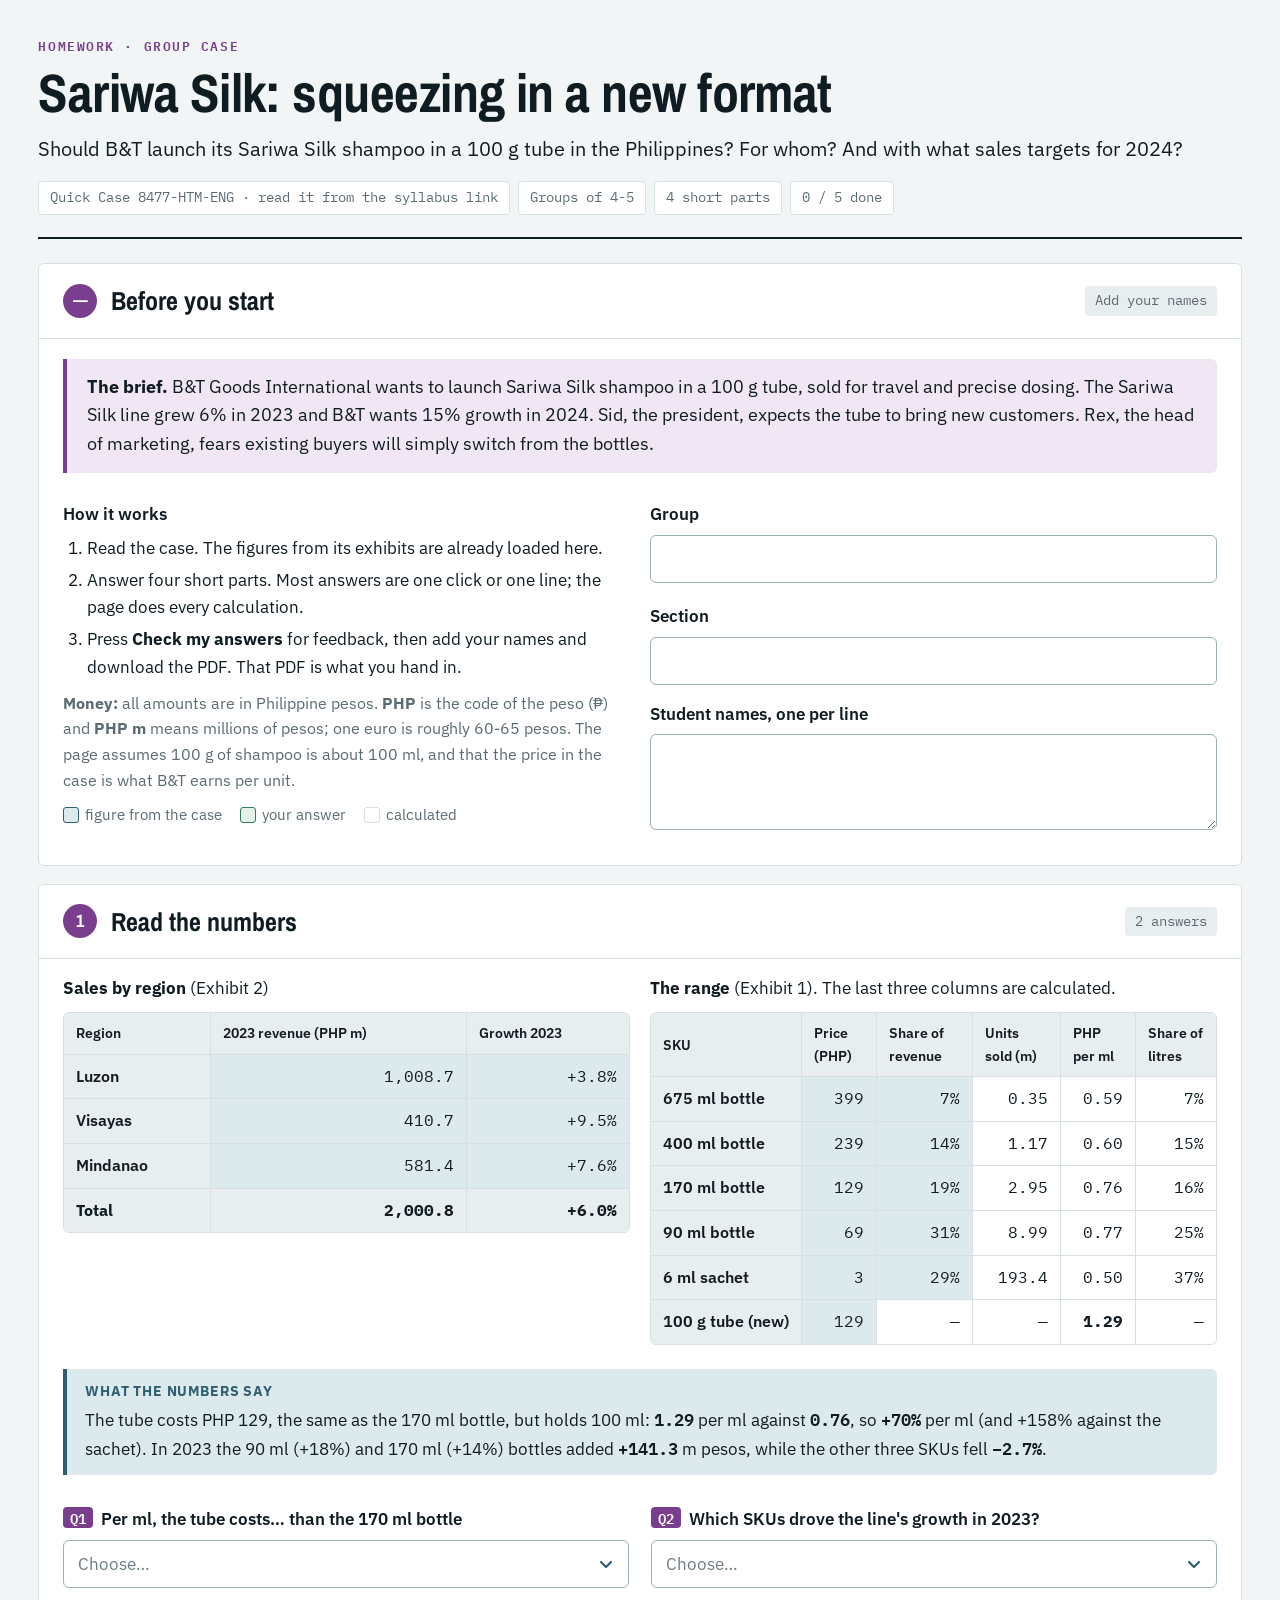
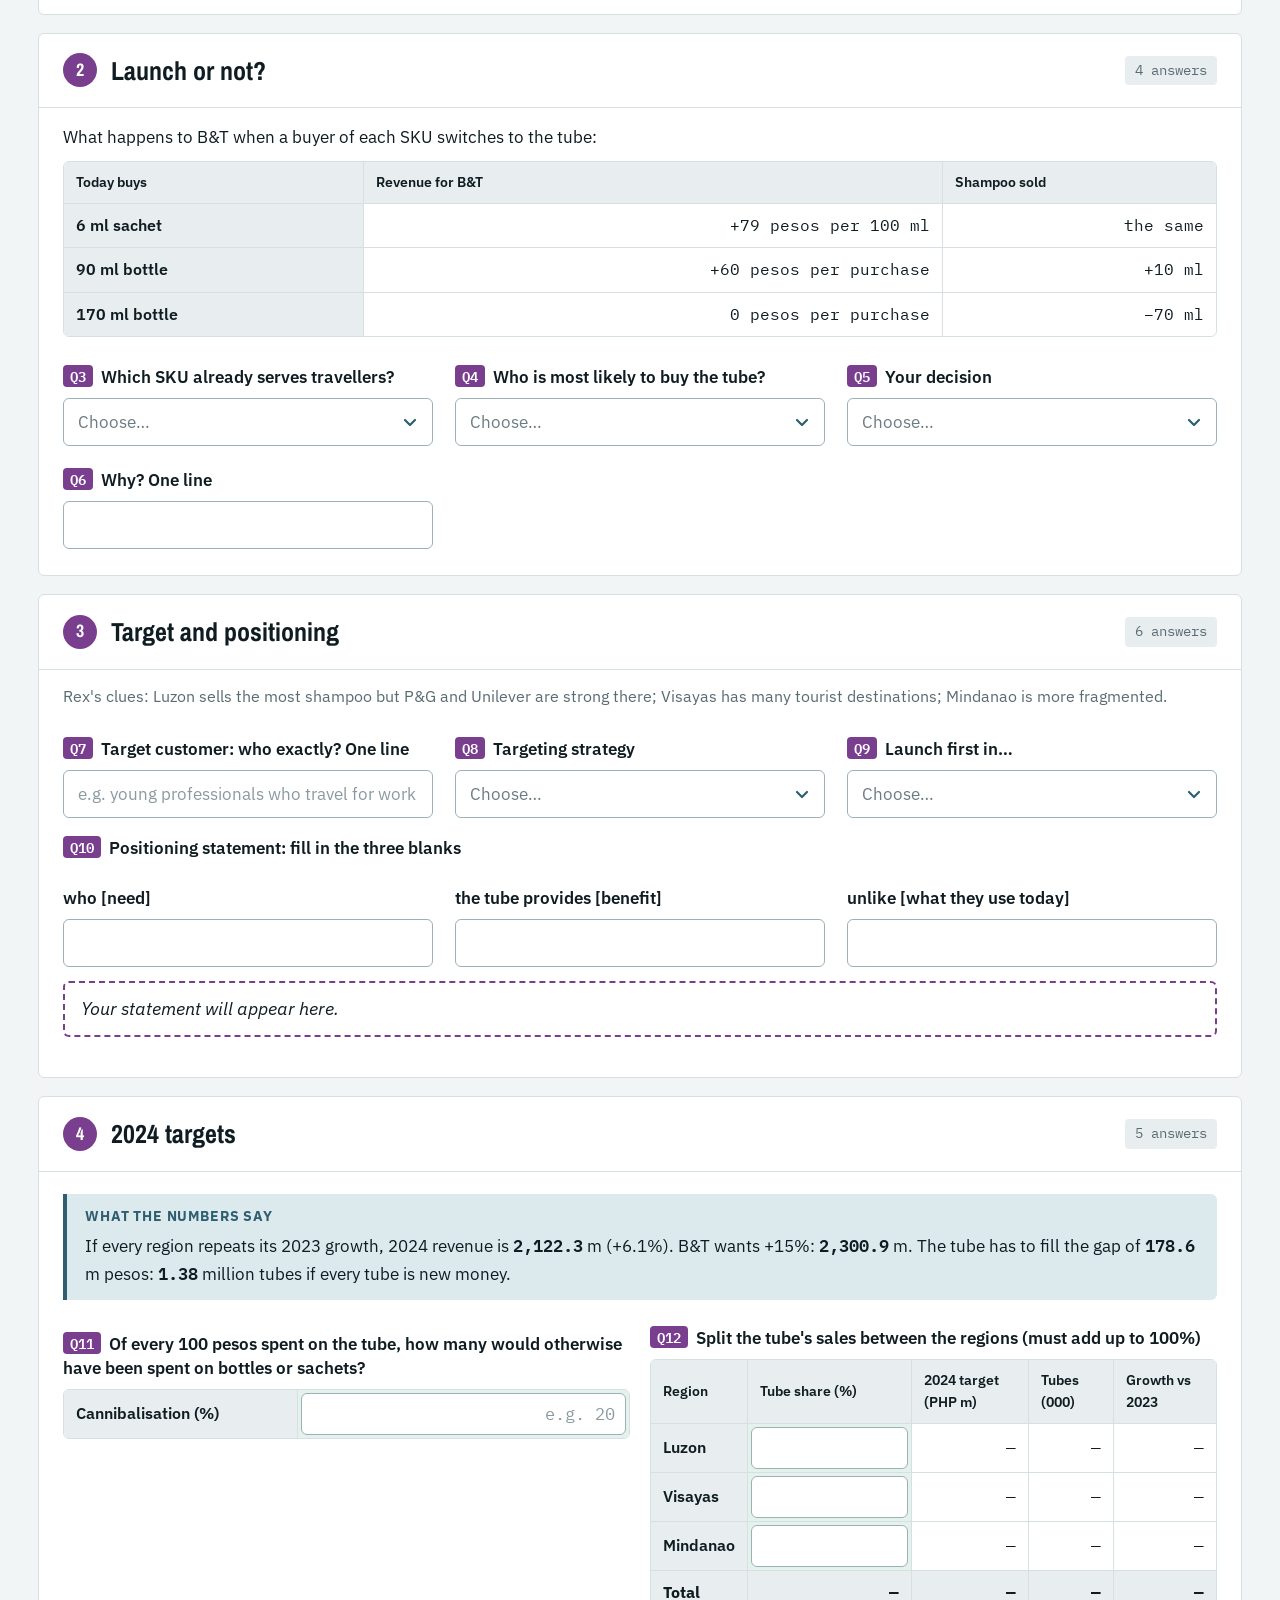
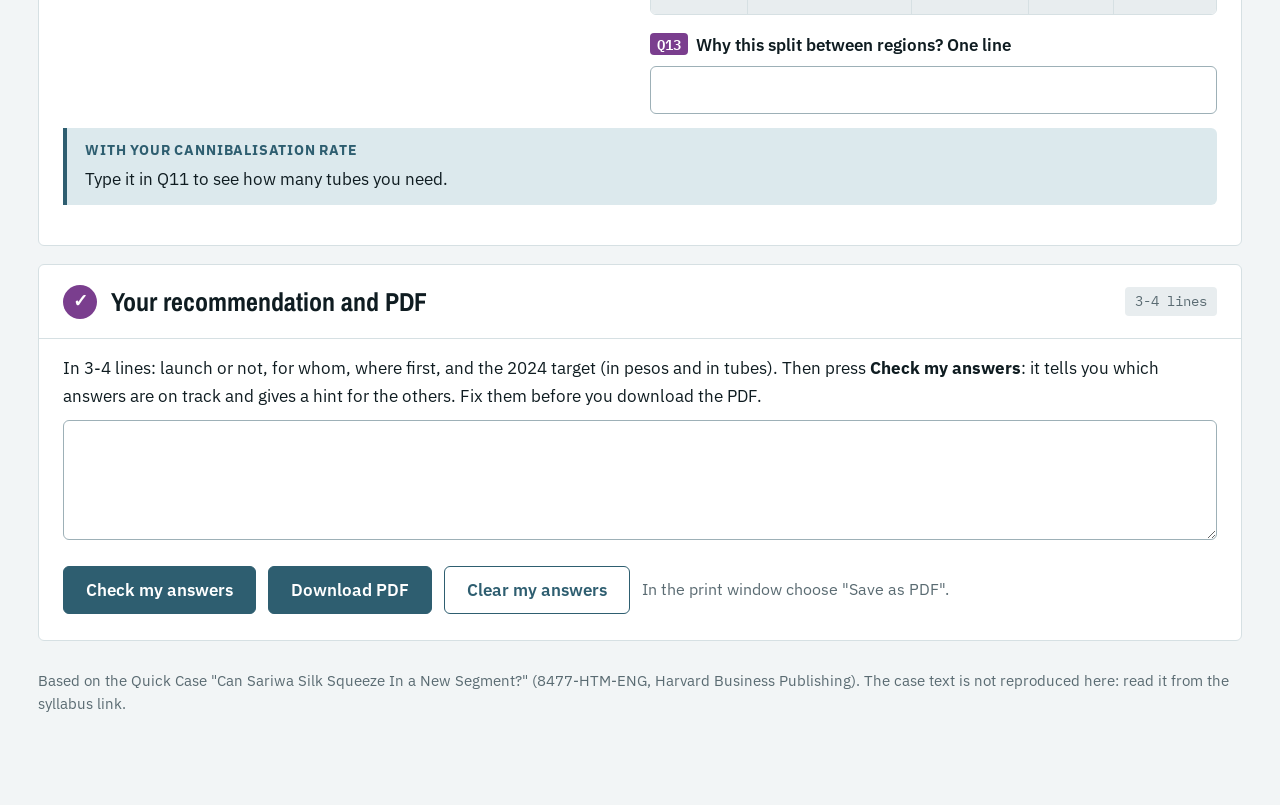
<file: sariwa-silk/index.html>
<!doctype html>
<html lang="en">
<head>
<meta charset="utf-8">
<meta name="viewport" content="width=device-width, initial-scale=1">
<title>Sariwa Silk: squeezing in a new format</title>
<link rel="icon" href="data:image/svg+xml,%3Csvg xmlns=%27http://www.w3.org/2000/svg%27 viewBox=%270 0 100 100%27%3E%3Ctext y=%27.9em%27 font-size=%2790%27%3E%F0%9F%A7%B4%3C/text%3E%3C/svg%3E">
<link rel="preconnect" href="https://fonts.googleapis.com">
<link rel="preconnect" href="https://fonts.gstatic.com" crossorigin>
<link rel="stylesheet" href="https://fonts.googleapis.com/css2?family=Archivo+Narrow:wght@500;700&family=IBM+Plex+Mono:wght@400;600&family=IBM+Plex+Sans:wght@400;500;600&display=swap">
<!--
  Sariwa Silk homework, short version (Quick Case 8477-HTM-ENG).
  The case text is not reproduced: students read it from the syllabus link. The exhibit
  figures are built in, at Cesar's request, so the homework is analysis, not typing.
  Four short parts, most answers one click or one line. Everything is calculated in the
  browser; nothing is uploaded; work is saved in localStorage and exported as a PDF.
-->
<style>
:root{
  --ground:#F2F5F6; --surface:#FFFFFF; --sunk:#E8EDEF;
  --ink:#0F1C21; --muted:#5A6B72; --line:#D6E0E3;
  --steel:#2E5E70; --steel-soft:#DCE9ED;
  --silk:#7A3E8E; --silk-soft:#F1E6F4;
  --in:#2E7D5B; --in-soft:#E3F2EA;
  --ok:#2E7D5B; --ok-soft:#DEEFE7; --warn:#9A6B12; --warn-soft:#F6EBD6; --bad:#B3261E; --bad-soft:#F9E1DF;
}
@media (prefers-color-scheme:dark){ :root:not([data-theme="light"]){
  --ground:#0D1417; --surface:#151F23; --sunk:#101A1D; --ink:#E4ECEE; --muted:#93A5AC; --line:#25353B;
  --steel:#6FB2C6; --steel-soft:#17323B; --silk:#C99AD8; --silk-soft:#2B1E31;
  --in:#63BE95; --in-soft:#13291F; --ok:#63BE95; --ok-soft:#13291F; --warn:#D9A649; --warn-soft:#2A2213; --bad:#F08A80; --bad-soft:#3A1B19;
}}
:root[data-theme="dark"]{
  --ground:#0D1417; --surface:#151F23; --sunk:#101A1D; --ink:#E4ECEE; --muted:#93A5AC; --line:#25353B;
  --steel:#6FB2C6; --steel-soft:#17323B; --silk:#C99AD8; --silk-soft:#2B1E31;
  --in:#63BE95; --in-soft:#13291F; --ok:#63BE95; --ok-soft:#13291F; --warn:#D9A649; --warn-soft:#2A2213; --bad:#F08A80; --bad-soft:#3A1B19;
}
*{box-sizing:border-box}
body{background:var(--ground);color:var(--ink);font-family:"IBM Plex Sans",system-ui,-apple-system,"Segoe UI",sans-serif;
  font-size:17px;line-height:1.6;margin:0;padding:0 clamp(16px,3vw,48px) 90px}
.wrap{width:100%;margin:0}
h1,h2,h3{font-family:"Archivo Narrow","Arial Narrow",Arial,sans-serif}
header{padding:36px 0 22px;border-bottom:2px solid var(--ink);margin-bottom:24px}
.eyebrow{font-family:"IBM Plex Mono",monospace;font-size:13px;letter-spacing:.12em;text-transform:uppercase;color:var(--silk);margin:0 0 8px;font-weight:600}
h1{font-size:clamp(34px,5vw,54px);line-height:1.05;margin:0 0 12px;font-weight:700;letter-spacing:-.01em}
.sub{color:var(--ink);margin:0;font-size:20px}
.meta{display:flex;flex-wrap:wrap;gap:8px;margin-top:16px}
.chip{font-family:"IBM Plex Mono",monospace;font-size:13.5px;padding:5px 11px;border:1px solid var(--line);border-radius:4px;color:var(--muted);background:var(--surface)}
section{background:var(--surface);border:1px solid var(--line);border-radius:6px;margin-bottom:18px}
.shead{display:flex;align-items:center;gap:14px;padding:16px 24px;cursor:pointer;border-bottom:1px solid transparent;user-select:none}
.shead[aria-expanded="true"]{border-bottom-color:var(--line)}
.num{font-family:"Archivo Narrow",sans-serif;font-size:18px;color:#fff;background:var(--silk);font-weight:700;min-width:34px;height:34px;border-radius:50%;display:flex;align-items:center;justify-content:center}
.shead h2{font-size:26px;margin:0;font-weight:700;flex:1}
.state{font-family:"IBM Plex Mono",monospace;font-size:13.5px;padding:4px 10px;border-radius:4px;background:var(--sunk);color:var(--muted);white-space:nowrap}
.state.done{background:var(--ok-soft);color:var(--ok);font-weight:600} .state.part{background:var(--warn-soft);color:var(--warn);font-weight:600}
.sbody{padding:8px 24px 26px;display:none} .sbody.open{display:block}
.task{margin:8px 0 10px}
.hint{color:var(--muted);font-size:16px;margin:6px 0 10px}
.lbl{display:block;font-size:17px;line-height:1.4;color:var(--ink);font-weight:600;margin:18px 0 8px}
.lbl .qn{display:inline-block;font-family:"IBM Plex Mono",monospace;font-size:14px;font-weight:600;color:#fff;background:var(--silk);border-radius:4px;padding:1px 7px;margin-right:8px;vertical-align:1px}
textarea,input,select{width:100%;font-family:inherit;font-size:17px;color:var(--ink);background-color:var(--surface);border:1.5px solid #9DB0B7;border-radius:6px;padding:11px 14px;min-height:48px;transition:border-color .15s,background-color .15s}
select{appearance:none;-webkit-appearance:none;cursor:pointer;padding-right:44px;
  background-image:url("data:image/svg+xml,%3Csvg xmlns='http://www.w3.org/2000/svg' width='16' height='16' viewBox='0 0 16 16'%3E%3Cpath d='M3 6l5 5 5-5' fill='none' stroke='%232E5E70' stroke-width='2.2' stroke-linecap='round' stroke-linejoin='round'/%3E%3C/svg%3E");
  background-repeat:no-repeat;background-position:right 14px center;background-size:16px}
select option{font-size:17px;color:#0F1C21;background:#fff}
select:not(.filled){color:#6B7C82}
input::placeholder,textarea::placeholder{color:#8A9AA0}
.filled{border-color:var(--in);background-color:var(--in-soft)}
textarea{min-height:120px;resize:vertical;line-height:1.55}
input:focus,select:focus,textarea:focus{outline:3px solid rgba(46,94,112,.35);outline-offset:1px;border-color:var(--steel)}
.grid{display:grid;grid-template-columns:repeat(auto-fit,minmax(340px,1fr));gap:4px 22px}
.two{display:grid;grid-template-columns:repeat(auto-fit,minmax(460px,1fr));gap:20px}
table{border-collapse:collapse;width:100%;font-size:16px}
.scroll{overflow-x:auto;border:1px solid var(--line);border-radius:6px;margin:10px 0}
th,td{padding:9px 12px;text-align:left;border-bottom:1px solid var(--line);border-right:1px solid var(--line);vertical-align:middle}
th:last-child,td:last-child{border-right:none}
th{font-family:"IBM Plex Sans",sans-serif;font-size:14px;color:var(--ink);background:var(--sunk);font-weight:600}
tr:last-child td{border-bottom:none}
td.rk{font-weight:600;background:var(--sunk);white-space:nowrap}
td.n{font-family:"IBM Plex Mono",monospace;font-variant-numeric:tabular-nums;text-align:right;white-space:nowrap;font-size:16px}
td.cs{background:var(--steel-soft)}
td.in{background:var(--in-soft);padding:3px}
td.in input{font-family:"IBM Plex Mono",monospace;text-align:right;padding:8px 10px;min-height:42px}
tr.tot td{font-weight:700;background:var(--sunk)}
.legend{display:flex;flex-wrap:wrap;gap:18px;font-size:15px;color:var(--muted);margin:10px 0 0}
.sw{display:inline-block;width:16px;height:16px;vertical-align:-3px;margin-right:6px;border:1px solid var(--line);border-radius:3px}
.sw.cs{background:var(--steel-soft);border-color:var(--steel)} .sw.in{background:var(--in-soft);border-color:var(--in)} .sw.out{background:var(--surface)}
.facts{border-left:4px solid var(--steel);background:var(--steel-soft);padding:12px 18px;margin:14px 0;font-size:17px;border-radius:0 6px 6px 0}
.facts b{font-family:"IBM Plex Mono",monospace;font-weight:600}
.facts .k{font-size:13.5px;letter-spacing:.06em;text-transform:uppercase;color:var(--steel);display:block;margin-bottom:4px;font-weight:700}
.brief{border-left:4px solid var(--silk);background:var(--silk-soft);padding:14px 20px;margin:12px 0;font-size:18px;border-radius:0 6px 6px 0}
.steps{margin:6px 0 0;padding-left:24px} .steps li{margin:5px 0}
.preview{border:2px dashed var(--silk);border-radius:6px;padding:12px 16px;margin:14px 0;font-style:italic;font-size:18px}
.btn{font-family:"IBM Plex Sans",sans-serif;font-size:17px;font-weight:600;padding:12px 22px;border:1.5px solid var(--steel);background:var(--surface);color:var(--steel);border-radius:6px;cursor:pointer}
.btn:hover{background:var(--steel-soft)} .btn.solid{background:var(--steel);color:#fff} .btn.solid:hover{opacity:.9}
.row{display:flex;gap:12px;flex-wrap:wrap;align-items:center;margin-top:18px}
footer{margin-top:28px;color:var(--muted);font-size:14.5px}
.check{margin-top:20px;border:1px solid var(--line);border-radius:6px;display:none;overflow:hidden}
.check.open{display:block}
.check .ch{padding:12px 18px;background:var(--sunk);font-family:"Archivo Narrow",sans-serif;font-weight:700;font-size:21px;display:flex;justify-content:space-between;gap:10px;flex-wrap:wrap;align-items:center}
.check .ch span{font-family:"IBM Plex Mono",monospace;font-size:15px;font-weight:600}
.check ul{list-style:none;margin:0;padding:0}
.check li{display:grid;grid-template-columns:34px 130px 1fr;gap:10px;padding:10px 18px;border-top:1px solid var(--line);font-size:16.5px;align-items:baseline}
.check .ic{font-weight:700;text-align:center;border-radius:4px;font-size:15px;padding:2px 0}
.check .ok .ic{background:var(--ok-soft);color:var(--ok)} .check .no .ic{background:var(--warn-soft);color:var(--warn)} .check .mi .ic{background:var(--sunk);color:var(--muted)}
.check .qc{font-family:"IBM Plex Mono",monospace;color:var(--silk);font-size:15px;font-weight:600}
@media (max-width:560px){.two,.grid{grid-template-columns:1fr}.check li{grid-template-columns:30px 1fr}.check li>span:last-child{grid-column:1/-1}}
#printout{display:none}
@media print{
  @page{size:A4;margin:14mm 13mm}
  body{background:#fff;color:#000;padding:0;font-size:10pt}
  .wrap > :not(#printout){display:none!important}
  #printout{display:block!important}
  #printout h1{font-size:18pt;margin:0 0 2mm;border-bottom:1.5pt solid #000;padding-bottom:2mm;line-height:1.15}
  #printout h2{font-size:12pt;margin:5mm 0 1.5mm;padding-bottom:1mm;border-bottom:.5pt solid #999;page-break-after:avoid}
  #printout .id{font-size:10pt;margin:0 0 3mm;line-height:1.5}
  #printout .id b{display:inline-block;min-width:22mm}
  #printout table{width:100%;border-collapse:collapse;font-size:8.5pt;margin:1.5mm 0;page-break-inside:avoid}
  #printout th,#printout td{border:.5pt solid #999;padding:1.2mm 1.6mm;text-align:left;vertical-align:top}
  #printout th{background:#eee;font-weight:700;text-transform:none;letter-spacing:0;font-size:8.5pt;color:#000}
  #printout td.n{text-align:right;font-family:"IBM Plex Mono",monospace}
  #printout .q{margin:1.8mm 0 0;font-size:9.5pt;page-break-inside:avoid}
  #printout .q .ql{display:block;font-size:8pt;text-transform:uppercase;letter-spacing:.05em;color:#444;font-weight:700}
  #printout .f{font-size:8.5pt;color:#333;margin:1mm 0}
  #printout .foot{margin-top:6mm;font-size:8pt;color:#444;border-top:.5pt solid #999;padding-top:2mm}
}
</style>
</head>
<body>
<div class="wrap">

<header>
  <p class="eyebrow">Homework · group case</p>
  <h1>Sariwa Silk: squeezing in a new format</h1>
  <p class="sub">Should B&amp;T launch its Sariwa Silk shampoo in a 100 g tube in the Philippines? For whom? And with what sales targets for 2024?</p>
  <div class="meta">
    <span class="chip">Quick Case 8477-HTM-ENG · read it from the syllabus link</span>
    <span class="chip">Groups of 4-5</span>
    <span class="chip">4 short parts</span>
    <span class="chip" id="chipProg">0 / 5 done</span>
  </div>
</header>

<!-- ============================================================ START -->
<section>
  <div class="shead" role="button" tabindex="0" aria-expanded="true" data-t="b0">
    <span class="num">&mdash;</span><h2>Before you start</h2><span class="state" id="st0">Add your names</span>
  </div>
  <div class="sbody open" id="b0">
    <div class="brief"><b>The brief.</b> B&amp;T Goods International wants to launch Sariwa Silk shampoo in a 100 g tube, sold for
    travel and precise dosing. The Sariwa Silk line grew 6% in 2023 and B&amp;T wants 15% growth in 2024. Sid, the president,
    expects the tube to bring new customers. Rex, the head of marketing, fears existing buyers will simply switch from the bottles.</div>
    <div class="two">
      <div>
        <p class="lbl">How it works</p>
        <ol class="steps">
          <li>Read the case. The figures from its exhibits are already loaded here.</li>
          <li>Answer four short parts. Most answers are one click or one line; the page does every calculation.</li>
          <li>Press <b>Check my answers</b> for feedback, then add your names and download the PDF. That PDF is what you hand in.</li>
        </ol>
        <p class="hint" style="margin-top:10px"><b>Money:</b> all amounts are in Philippine pesos. <b>PHP</b> is the code of the peso (₱) and <b>PHP m</b> means millions of pesos; one euro is roughly 60-65 pesos.
        The page assumes 100 g of shampoo is about 100 ml, and that the price in the case is what B&amp;T earns per unit.</p>
        <div class="legend"><span><span class="sw cs"></span>figure from the case</span><span><span class="sw in"></span>your answer</span><span><span class="sw out"></span>calculated</span></div>
      </div>
      <div>
        <div class="grid">
          <div><label class="lbl" for="wGroup">Group</label><input id="wGroup" data-k></div>
          <div><label class="lbl" for="wSec">Section</label><input id="wSec" data-k></div>
        </div>
        <label class="lbl" for="wNames">Student names, one per line</label>
        <textarea id="wNames" data-k style="min-height:96px"></textarea>
      </div>
    </div>
  </div>
</section>

<!-- ============================================================ 1 -->
<section>
  <div class="shead" role="button" tabindex="0" aria-expanded="true" data-t="b1">
    <span class="num">1</span><h2>Read the numbers</h2><span class="state" id="st1">2 answers</span>
  </div>
  <div class="sbody open" id="b1">
    <div class="two">
      <div>
        <p class="task"><b>Sales by region</b> (Exhibit 2)</p>
        <div class="scroll"><table>
          <thead><tr><th>Region</th><th>2023 revenue (PHP m)</th><th>Growth 2023</th></tr></thead>
          <tbody id="regBody"></tbody>
        </table></div>
      </div>
      <div>
        <p class="task"><b>The range</b> (Exhibit 1). The last three columns are calculated.</p>
        <div class="scroll"><table>
          <thead><tr><th>SKU</th><th>Price (PHP)</th><th>Share of revenue</th><th>Units sold (m)</th><th>PHP per ml</th><th>Share of litres</th></tr></thead>
          <tbody id="skuBody"></tbody>
        </table></div>
      </div>
    </div>
    <div class="facts" id="f1"></div>
    <div class="grid">
      <div><label class="lbl" for="q1"><span class="qn">Q1</span>Per ml, the tube costs… than the 170 ml bottle</label>
        <select id="q1" data-k><option value="">Choose…</option><option>less</option><option>about the same</option><option>much more</option></select></div>
      <div><label class="lbl" for="q2"><span class="qn">Q2</span>Which SKUs drove the line's growth in 2023?</label>
        <select id="q2" data-k><option value="">Choose…</option><option>The 90 ml and 170 ml bottles</option><option>The 6 ml sachet</option><option>The 400 ml and 675 ml bottles</option><option>All SKUs about the same</option></select></div>
    </div>
  </div>
</section>

<!-- ============================================================ 2 -->
<section>
  <div class="shead" role="button" tabindex="0" aria-expanded="true" data-t="b2">
    <span class="num">2</span><h2>Launch or not?</h2><span class="state" id="st2">4 answers</span>
  </div>
  <div class="sbody open" id="b2">
    <p class="task">What happens to B&amp;T when a buyer of each SKU switches to the tube:</p>
    <div class="scroll"><table>
      <thead><tr><th>Today buys</th><th>Revenue for B&amp;T</th><th>Shampoo sold</th></tr></thead>
      <tbody id="swBody"></tbody>
    </table></div>
    <div class="grid">
      <div><label class="lbl" for="q3"><span class="qn">Q3</span>Which SKU already serves travellers?</label>
        <select id="q3" data-k><option value="">Choose…</option><option>6 ml sachet</option><option>90 ml bottle</option><option>170 ml bottle</option><option>400 ml bottle</option><option>675 ml bottle</option></select></div>
      <div><label class="lbl" for="q4"><span class="qn">Q4</span>Who is most likely to buy the tube?</label>
        <select id="q4" data-k><option value="">Choose…</option><option>New customers (Sid is right)</option><option>Sachet buyers who travel</option><option>90 ml bottle buyers</option><option>170 ml bottle buyers (Rex is right)</option></select></div>
      <div><label class="lbl" for="q5"><span class="qn">Q5</span>Your decision</label>
        <select id="q5" data-k><option value="">Choose…</option><option>Launch</option><option>Launch with conditions</option><option>Don't launch</option></select></div>
      <div><label class="lbl" for="q6"><span class="qn">Q6</span>Why? One line</label><input id="q6" data-k></div>
    </div>
  </div>
</section>

<!-- ============================================================ 3 -->
<section>
  <div class="shead" role="button" tabindex="0" aria-expanded="true" data-t="b3">
    <span class="num">3</span><h2>Target and positioning</h2><span class="state" id="st3">6 answers</span>
  </div>
  <div class="sbody open" id="b3">
    <p class="hint">Rex's clues: Luzon sells the most shampoo but P&amp;G and Unilever are strong there; Visayas has many tourist destinations; Mindanao is more fragmented.</p>
    <div class="grid">
      <div><label class="lbl" for="q7"><span class="qn">Q7</span>Target customer: who exactly? One line</label><input id="q7" data-k placeholder="e.g. young professionals who travel for work"></div>
      <div><label class="lbl" for="q8"><span class="qn">Q8</span>Targeting strategy</label>
        <select id="q8" data-k><option value="">Choose…</option><option>Undifferentiated</option><option>Differentiated</option><option>Concentrated</option><option>Micro-marketing</option></select></div>
      <div><label class="lbl" for="q9"><span class="qn">Q9</span>Launch first in…</label>
        <select id="q9" data-k><option value="">Choose…</option><option>Luzon</option><option>Visayas</option><option>Mindanao</option><option>All three regions at once</option></select></div>
    </div>
    <p class="lbl"><span class="qn">Q10</span>Positioning statement: fill in the three blanks</p>
    <div class="grid">
      <div><label class="lbl" for="p_need">who [need]</label><input id="p_need" data-k></div>
      <div><label class="lbl" for="p_benefit">the tube provides [benefit]</label><input id="p_benefit" data-k></div>
      <div><label class="lbl" for="p_alt">unlike [what they use today]</label><input id="p_alt" list="alts" data-k></div>
    </div>
    <datalist id="alts"><option>the 6 ml sachet</option><option>the 90 ml bottle</option><option>the 170 ml bottle</option><option>P&amp;G and Unilever shampoos</option></datalist>
    <div class="preview" id="prev">Your statement will appear here.</div>
  </div>
</section>

<!-- ============================================================ 4 -->
<section>
  <div class="shead" role="button" tabindex="0" aria-expanded="true" data-t="b4">
    <span class="num">4</span><h2>2024 targets</h2><span class="state" id="st4">5 answers</span>
  </div>
  <div class="sbody open" id="b4">
    <div class="facts" id="f4"></div>
    <div class="two">
      <div>
        <label class="lbl" for="q11"><span class="qn">Q11</span>Of every 100 pesos spent on the tube, how many would otherwise have been spent on bottles or sachets?</label>
        <div class="scroll" style="margin-top:0"><table><tr><td class="rk">Cannibalisation (%)</td><td class="in"><input id="q11" inputmode="decimal" data-k placeholder="e.g. 20"></td></tr></table></div>
      </div>
      <div>
        <p class="lbl" style="margin-top:12px"><span class="qn">Q12</span>Split the tube's sales between the regions (must add up to 100%)</p>
        <div class="scroll" style="margin-top:0"><table>
          <thead><tr><th>Region</th><th>Tube share (%)</th><th>2024 target (PHP m)</th><th>Tubes (000)</th><th>Growth vs 2023</th></tr></thead>
          <tbody id="tgBody"></tbody>
        </table></div>
        <label class="lbl" for="q13"><span class="qn">Q13</span>Why this split between regions? One line</label>
        <input id="q13" data-k>
      </div>
    </div>
    <div class="facts" id="f4b"></div>
  </div>
</section>

<!-- ============================================================ DECISION -->
<section>
  <div class="shead" role="button" tabindex="0" aria-expanded="true" data-t="b5">
    <span class="num">&check;</span><h2>Your recommendation and PDF</h2><span class="state" id="st5">3-4 lines</span>
  </div>
  <div class="sbody open" id="b5">
    <p class="task">In 3-4 lines: launch or not, for whom, where first, and the 2024 target (in pesos and in tubes). Then press <b>Check my answers</b>: it tells you which answers are on track and gives a hint for the others. Fix them before you download the PDF.</p>
    <textarea id="dec" data-k></textarea>
    <div class="row">
      <button class="btn solid" id="btnCheck">Check my answers</button>
      <button class="btn solid" id="btnPdf">Download PDF</button>
      <button class="btn" id="btnClear">Clear my answers</button>
      <span class="hint" style="margin:0">In the print window choose "Save as PDF".</span>
    </div>
    <div class="check" id="check"></div>
  </div>
</section>

<footer>Based on the Quick Case "Can Sariwa Silk Squeeze In a New Segment?" (8477-HTM-ENG, Harvard Business Publishing). The case text is not reproduced here: read it from the syllabus link.</footer>

<div id="printout"></div>
</div>

<script>
const $ = (s) => document.querySelector(s);
const KEY = 'sariwa-silk.v2';

// ---------------------------------------------------------------- figures from the case
const REG = [
  { k: 'lu', name: 'Luzon', rev: 1008.7, g: 0.038 },
  { k: 'vi', name: 'Visayas', rev: 410.7, g: 0.095 },
  { k: 'mi', name: 'Mindanao', rev: 581.4, g: 0.076 },
];
const SKU = [
  { k: '675', name: '675 ml bottle', ml: 675, p: 399, sh: 0.07 },
  { k: '400', name: '400 ml bottle', ml: 400, p: 239, sh: 0.14 },
  { k: '170', name: '170 ml bottle', ml: 170, p: 129, sh: 0.19 },
  { k: '90', name: '90 ml bottle', ml: 90, p: 69, sh: 0.31 },
  { k: '6', name: '6 ml sachet', ml: 6, p: 3, sh: 0.29 },
];
const TUBE = { p: 129, ml: 100 };
const G90 = 0.18, G170 = 0.14, TARGET = 0.15;

// ---------------------------------------------------------------- helpers
const val = (id) => (document.getElementById(id) ? document.getElementById(id).value.trim() : '');
const num = (id) => { const v = val(id).replace('%', '').replace(',', '.'); return v === '' ? NaN : Number(v); };
const f = (x, d = 1) => (Number.isFinite(x) ? x.toLocaleString('en-US', { minimumFractionDigits: d, maximumFractionDigits: d }) : '—');
const pc = (x, d = 1) => (Number.isFinite(x) ? (x > 0 ? '+' : x < 0 ? '−' : '') + Math.abs(x * 100).toFixed(d) + '%' : '—');
const sg = (x) => (Number.isFinite(x) ? (x > 0 ? '+' : x < 0 ? '−' : '') + Math.abs(x).toLocaleString('en-US', { maximumFractionDigits: 0 }) : '—');
const esc = (s) => String(s).replace(/[&<>"]/g, (c) => ({ '&': '&amp;', '<': '&lt;', '>': '&gt;', '"': '&quot;' }[c]));
const set = (id, t) => { const el = document.getElementById(id); if (el) el.textContent = t; };

// ---------------------------------------------------------------- the model (fixed part)
const T = REG.reduce((a, r) => a + r.rev, 0);
const T22 = REG.reduce((a, r) => a + r.rev / (1 + r.g), 0);
SKU.forEach((s) => { s.rev = T * s.sh; s.units = s.rev / s.p; s.ppm = s.p / s.ml; s.lit = s.units * s.ml / 1000; });
const L = SKU.reduce((a, s) => a + s.lit, 0);
const by = (k) => SKU.find((s) => s.k === k);
const tubePpm = TUBE.p / TUBE.ml;
const r90 = by('90').rev, r170 = by('170').rev;
const add2 = (r90 - r90 / (1 + G90)) + (r170 - r170 / (1 + G170));
const rest23 = T - r90 - r170, rest22 = T22 - r90 / (1 + G90) - r170 / (1 + G170);
const BASE = REG.map((r) => ({ ...r, b: r.rev * (1 + r.g) }));
const baseT = BASE.reduce((a, r) => a + r.b, 0);
const target = T * (1 + TARGET), gap = target - baseT;

// ---------------------------------------------------------------- static tables
$('#regBody').innerHTML = REG.map((r) => `<tr><td class="rk">${r.name}</td><td class="n cs">${f(r.rev)}</td><td class="n cs">${pc(r.g)}</td></tr>`).join('')
  + `<tr class="tot"><td>Total</td><td class="n">${f(T)}</td><td class="n">${pc(T / T22 - 1)}</td></tr>`;
$('#skuBody').innerHTML = SKU.map((s) => `<tr><td class="rk">${s.name}</td><td class="n cs">${s.p}</td><td class="n cs">${f(s.sh * 100, 0)}%</td>
  <td class="n">${f(s.units, s.units >= 100 ? 1 : 2)}</td><td class="n">${f(s.ppm, 2)}</td><td class="n">${f(s.lit / L * 100, 0)}%</td></tr>`).join('')
  + `<tr><td class="rk">100 g tube (new)</td><td class="n cs">${TUBE.p}</td><td class="n">—</td><td class="n">—</td><td class="n"><b>${f(tubePpm, 2)}</b></td><td class="n">—</td></tr>`;
$('#f1').innerHTML = '<span class="k">What the numbers say</span>'
  + `The tube costs PHP ${TUBE.p}, the same as the 170 ml bottle, but holds 100 ml: <b>${f(tubePpm, 2)}</b> per ml against <b>${f(by('170').ppm, 2)}</b>, so <b>${pc(tubePpm / by('170').ppm - 1, 0)}</b> per ml (and ${pc(tubePpm / by('6').ppm - 1, 0)} against the sachet). `
  + `In 2023 the 90 ml (+18%) and 170 ml (+14%) bottles added <b>+${f(add2)}</b> m pesos, while the other three SKUs fell <b>${pc(rest23 / rest22 - 1)}</b>.`;
const SW = [
  ['6 ml sachet', `${sg(TUBE.p - by('6').ppm * 100)} pesos per 100 ml`, 'the same'],
  ['90 ml bottle', `${sg(TUBE.p - by('90').p)} pesos per purchase`, `${sg(TUBE.ml - 90)} ml`],
  ['170 ml bottle', `${sg(TUBE.p - by('170').p)} pesos per purchase`, `${sg(TUBE.ml - 170)} ml`],
];
$('#swBody').innerHTML = SW.map((r) => `<tr><td class="rk">${r[0]}</td><td class="n">${r[1]}</td><td class="n">${r[2]}</td></tr>`).join('');
$('#tgBody').innerHTML = REG.map((r) => `<tr><td class="rk">${r.name}</td><td class="in"><input id="s_${r.k}" inputmode="decimal" data-k></td>
  <td class="n" id="o_t_${r.k}">—</td><td class="n" id="o_u_${r.k}">—</td><td class="n" id="o_g_${r.k}">—</td></tr>`).join('')
  + `<tr class="tot"><td>Total</td><td class="n" id="o_s_t">—</td><td class="n" id="o_t_t">—</td><td class="n" id="o_u_t">—</td><td class="n" id="o_g_t">—</td></tr>`;
$('#f4').innerHTML = '<span class="k">What the numbers say</span>'
  + `If every region repeats its 2023 growth, 2024 revenue is <b>${f(baseT)}</b> m (${pc(baseT / T - 1)}). B&amp;T wants +15%: <b>${f(target)}</b> m. `
  + `The tube has to fill the gap of <b>${f(gap)}</b> m pesos: <b>${f(gap / TUBE.p, 2)}</b> million tubes if every tube is new money.`;

// ---------------------------------------------------------------- the model (your answers)
function compute() {
  const c = {};
  c.cann = num('q11') / 100;
  c.tubeRev = gap / (1 - c.cann); c.tubes = c.tubeRev / TUBE.p; c.displaced = c.tubeRev * c.cann;
  c.split = REG.map((r) => num('s_' + r.k) / 100);
  c.splitSum = c.split.reduce((a, x) => a + (Number.isFinite(x) ? x : 0), 0);
  c.rows = BASE.map((r, i) => {
    const t = c.tubeRev * c.split[i]; const tot = r.b - c.displaced * c.split[i] + t;
    return { ...r, t, tu: (t / TUBE.p) * 1000, tot, gr: tot / r.rev - 1 };
  });
  const ppl = T / L;
  c.lit24 = L * baseT / T - c.displaced / ppl + c.tubes * TUBE.ml / 1000;
  return c;
}

function render() {
  const c = compute();
  document.querySelectorAll('[data-k]').forEach((el) => el.classList.toggle('filled', el.value.trim() !== ''));
  const okC = Number.isFinite(c.cann) && c.cann >= 0 && c.cann < 1;
  c.rows.forEach((r, i) => {
    const ok = okC && Number.isFinite(c.split[i]);
    set('o_t_' + r.k, ok ? f(r.tot) : '—'); set('o_u_' + r.k, ok ? f(r.tu, 0) : '—'); set('o_g_' + r.k, ok ? pc(r.gr) : '—');
  });
  const all = okC && c.split.every(Number.isFinite);
  set('o_s_t', c.split.some(Number.isFinite) ? f(c.splitSum * 100, 0) + '%' + (all && Math.abs(c.splitSum - 1) > 0.005 ? ' ≠ 100' : '') : '—');
  set('o_t_t', all ? f(c.rows.reduce((a, r) => a + r.tot, 0)) : '—');
  set('o_u_t', all ? f(c.rows.reduce((a, r) => a + r.tu, 0), 0) : '—');
  set('o_g_t', all ? pc(c.rows.reduce((a, r) => a + r.tot, 0) / T - 1) : '—');
  $('#f4b').innerHTML = okC
    ? '<span class="k">With your cannibalisation rate</span>'
      + `The tube must sell <b>${f(c.tubeRev)}</b> m pesos: <b>${f(c.tubes, 2)}</b> million tubes, of which <b>${f(c.displaced)}</b> m is money taken from bottles and sachets. `
      + `Revenue grows +15%, but litres of shampoo sold grow only <b>${pc(c.lit24 / L - 1)}</b>: the tube sells the most expensive ml of the range.`
    : '<span class="k">With your cannibalisation rate</span>Type it in Q11 to see how many tubes you need.';
  const pn = ['p_need', 'p_benefit', 'p_alt'].map(val);
  $('#prev').textContent = (val('q7') || pn.some(Boolean))
    ? `For ${val('q7') || '[target]'} who ${pn[0] || '[need]'}, the Sariwa Silk tube provides ${pn[1] || '[benefit]'} unlike ${pn[2] || '[what they use today]'}.`
    : 'Your statement will appear here.';
  states();
  return c;
}

// ---------------------------------------------------------------- progress
const filled = (ids) => ids.filter((id) => val(id) !== '').length;
function state(id, ids) {
  const el = document.getElementById(id); const have = filled(ids); const need = ids.length;
  el.textContent = have === need ? 'Done' : have ? `${have} / ${need}` : `${need} answers`;
  el.className = 'state' + (have === need ? ' done' : have ? ' part' : '');
  return have === need;
}
function states() {
  const n = [
    state('st1', ['q1', 'q2']),
    state('st2', ['q3', 'q4', 'q5', 'q6']),
    state('st3', ['q7', 'q8', 'q9', 'p_need', 'p_benefit', 'p_alt']),
    state('st4', ['q11', 's_lu', 's_vi', 's_mi', 'q13']),
  ].filter(Boolean).length + (val('dec').length >= 40 ? 1 : 0);
  const s5 = $('#st5'); s5.textContent = val('dec').length >= 40 ? 'Done' : '3-4 lines'; s5.className = 'state' + (val('dec').length >= 40 ? ' done' : '');
  set('chipProg', `${n} / 5 done`);
  const g = val('wGroup'); const names = val('wNames').split(/\n/).filter((x) => x.trim()).length;
  const s0 = $('#st0'); s0.textContent = g && names ? `${g} · ${names} student${names === 1 ? '' : 's'}` : 'Add your names';
  s0.className = 'state' + (g && names ? ' done' : '');
}


// ---------------------------------------------------------------- checker
// Feedback, not marks: "on track" or a hint that points back to the numbers.
function checkAnswers() {
  const c = compute();
  const has = (id, n = 1) => val(id).length >= n;
  const any = (text, words) => words.some((w) => text.toLowerCase().includes(w));
  const R = [];
  const add = (q, st, msg) => R.push({ q, st, msg });   // st: ok | no | mi
  const pick = (id, q, rules) => {
    const v = val(id);
    if (!v) return add(q, 'mi', 'Not answered yet.');
    const r = rules[v];
    return r ? add(q, r[0], r[1]) : add(q, 'mi', 'Not answered yet.');
  };
  const priceWords = /ml|price|expens|dear|70|peso/i;

  pick('q1', 'Q1', {
    'much more': ['ok', 'Right: 1.29 pesos per ml against 0.76, about 70% more for the same price.'],
    'about the same': ['no', 'Same price, but not the same amount of shampoo. Compare the PHP per ml column.'],
    'less': ['no', 'Compare the PHP per ml column for the tube and the 170 ml bottle.'],
  });
  pick('q2', 'Q2', {
    'The 90 ml and 170 ml bottles': ['ok', 'Right: they added about 141 m pesos while the other three SKUs fell.'],
    'The 6 ml sachet': ['no', 'Read the "What the numbers say" box in Part 1: which SKUs grew, and which fell?'],
    'The 400 ml and 675 ml bottles': ['no', 'Read the "What the numbers say" box in Part 1: which SKUs grew, and which fell?'],
    'All SKUs about the same': ['no', 'Not the same: two SKUs grew strongly and the other three fell. See the box in Part 1.'],
  });
  const q3wrong = ['no', 'Think of the smallest and cheapest format: one wash, into any bag.'];
  pick('q3', 'Q3', {
    '6 ml sachet': ['ok', 'Right: a single wash for 3 pesos already fits in any bag, so "travel-friendly" alone does not set the tube apart.'],
    '90 ml bottle': q3wrong, '170 ml bottle': q3wrong, '400 ml bottle': q3wrong, '675 ml bottle': q3wrong,
  });
  pick('q4', 'Q4', {
    'Sachet buyers who travel': ['ok', 'Good: they already buy for the travel occasion, and switching raises B&T revenue per ml.'],
    '90 ml bottle buyers': ['ok', 'Defensible: similar size and easier to carry, for 60 pesos more per purchase.'],
    'New customers (Sid is right)': ['no', 'The case gives no evidence of new customers. Who already buys for travel today?'],
    '170 ml bottle buyers (Rex is right)': ['no', 'Would they switch if they compare? Same price, 70 ml less shampoo. Look at the switching table.'],
  });
  pick('q5', 'Q5', {
    'Launch with conditions': ['ok', 'Strongest answer: test it, and say what result would make you stop.'],
    'Launch': ['ok', 'Defensible, but the tube is 70% dearer per ml. What would make you stop? Consider adding conditions.'],
    "Don't launch": priceWords.test(val('q6'))
      ? ['ok', 'Defensible, because you argue from the price per ml.']
      : ['no', 'Defensible only if Q6 argues from the numbers, for example the price per ml.'],
  });
  if (!has('q6')) add('Q6', 'mi', 'Not answered yet.');
  else if (any(val('q6'), ['ml', 'price', '%', 'travel', 'sachet', 'expens', 'dear', 'cheap', 'customer', 'switch', 'cannibal', 'growth', 'peso'])) add('Q6', 'ok', 'On track: your reason uses a fact from the case.');
  else add('Q6', 'no', 'Back it with a fact from the tables: price per ml, who travels, or who would switch.');

  if (!has('q7')) add('Q7', 'mi', 'Not answered yet.');
  else if (val('q7').length < 12 || /^(everyone|everybody|all|people|customers|consumers)\b/i.test(val('q7'))) add('Q7', 'no', 'Too broad. Name a specific group: who travels, how often, and why.');
  else add('Q7', 'ok', 'On track: a specific target.');
  pick('q8', 'Q8', {
    'Concentrated': ['ok', 'Good: one travel segment first.'],
    'Differentiated': ['ok', 'Good: the tube for travel, the bottles for home.'],
    'Undifferentiated': ['no', 'The tube is made for one occasion, travel. Should it speak to everyone the same way?'],
    'Micro-marketing': ['no', 'Too narrow for a national launch. Think of one segment, or one offer per segment.'],
  });
  pick('q9', 'Q9', {
    'Visayas': ['ok', 'Strongest choice: the fastest-growing region (+9.5%) and full of tourists.'],
    'Mindanao': ['ok', 'Defensible: +7.6% and a fragmented market, with room against P&G and Unilever.'],
    'Luzon': ['no', 'Luzon is the biggest, but it grew least (+3.8%) and P&G and Unilever are strongest there. Where is the travel occasion?'],
    'All three regions at once': ['no', 'The tube still has to prove itself. Where would you test it first? Read the clues at the top of Part 3.'],
  });
  if (!has('p_need') || !has('p_benefit') || !has('p_alt')) add('Q10', 'mi', 'Fill in all three blanks.');
  else if (any(val('p_alt'), ['sachet', 'bottle', 'p&g', 'unilever', 'pantene', 'head', 'sunsilk', 'dove', 'clear', 'cream silk'])) add('Q10', 'ok', 'On track: you name the real alternative.');
  else add('Q10', 'no', 'After "unlike", name what the target really uses today: the sachet, a travel-size bottle, or a competitor brand.');

  const cn = num('q11');
  if (!Number.isFinite(cn)) add('Q11', 'mi', 'Not answered yet.');
  else if (cn < 10) add('Q11', 'no', 'Very optimistic: some sachet and 90 ml buyers will switch (see Q4). Most groups land between 10% and 40%.');
  else if (cn > 40) add('Q11', 'no', 'Then most tube sales are old money. Would you still launch? Check it against Q4 and Q5.');
  else add('Q11', 'ok', 'On track: at ' + f(cn, 0) + '% you need ' + f(c.tubes, 2) + ' million tubes.');

  const sp = REG.map((r) => num('s_' + r.k));
  const sum = sp.reduce((a, x) => a + (Number.isFinite(x) ? x : 0), 0);
  if (!sp.every(Number.isFinite)) add('Q12', 'mi', 'Give a share to each region.');
  else if (Math.abs(sum - 100) > 0.5) add('Q12', 'no', 'The shares add up to ' + f(sum, 0) + '%, not 100%.');
  else {
    const share23 = REG.map((r) => (r.rev / T) * 100);
    const copied = sp.every((x, i) => Math.abs(x - share23[i]) <= 3);
    if (copied) add('Q12', 'no', 'You copied the 2023 sales shares (50 / 21 / 29). Is the travel occasion spread like today\'s sales?');
    else if (sp[1] <= share23[1]) add('Q12', 'no', 'Visayas gets no more than its 21% share of today\'s sales, yet it has the tourists. Reconsider.');
    else add('Q12', 'ok', 'On track: the split follows the travel occasion, not last year\'s sales.');
  }
  if (!has('q13')) add('Q13', 'mi', 'Not answered yet.');
  else if (any(val('q13'), ['tour', 'travel', 'grow', 'competit', 'p&g', 'unilever', 'fragment', '%'])) add('Q13', 'ok', 'On track: your reason uses the regional clues or the growth figures.');
  else add('Q13', 'no', 'Use the clues: tourism in Visayas, competition in Luzon, fragmentation in Mindanao.');

  const dec = val('dec');
  if (dec.length < 40) add('Recommendation', 'mi', 'Write 3-4 lines.');
  else if (!/\d/.test(dec)) add('Recommendation', 'no', 'Include your 2024 target in numbers: pesos and tubes.');
  else add('Recommendation', 'ok', 'On track: it has numbers. Check it also says who and where first.');

  const ok = R.filter((r) => r.st === 'ok').length;
  const icon = { ok: '✓', no: '!', mi: '–' };
  const box = $('#check');
  box.innerHTML = '<div class="ch">Your answers <span>' + ok + ' of ' + R.length + ' on track</span></div><ul>'
    + R.map((r) => '<li class="' + r.st + '"><span class="ic">' + icon[r.st] + '</span><span class="qc">' + r.q + '</span><span>' + esc(r.msg) + '</span></li>').join('')
    + '</ul>';
  box.classList.add('open');
  return { ok, total: R.length, R };
}

// ---------------------------------------------------------------- save / restore
const fields = () => [...document.querySelectorAll('[data-k]')];
function persist() { const o = {}; fields().forEach((el) => { o[el.id] = el.value; }); try { localStorage.setItem(KEY, JSON.stringify(o)); } catch (e) { /* blocked */ } }
function restore() {
  let o = null; try { o = JSON.parse(localStorage.getItem(KEY) || 'null'); } catch (e) { o = null; }
  if (o) fields().forEach((el) => { if (o[el.id] !== undefined) el.value = o[el.id]; });
}

// ---------------------------------------------------------------- printout
function buildPrint() {
  const c = render();
  const V = (id) => esc(val(id) || '—');
  const names = val('wNames').split(/\n/).filter((x) => x.trim());
  const q = (label, body) => `<div class="q"><span class="ql">${label}</span>${body}</div>`;
  const facts = (id) => `<div class="f">${document.getElementById(id).innerHTML.replace(/<span class="k">.*?<\/span>/, '')}</div>`;
  let h = `<h1>Sariwa Silk: squeezing in a new format</h1>
  <div class="id"><b>Group</b>${V('wGroup')} &nbsp; <b>Section</b>${V('wSec')}<br><b>Students</b>${names.length ? names.map(esc).join(', ') : '(none entered)'}</div>`;
  h += '<h2>1. Read the numbers</h2>' + facts('f1');
  h += q('Q1 · Per ml, the tube costs … than the 170 ml bottle', V('q1')) + q('Q2 · Growth drivers in 2023', V('q2'));
  h += '<h2>2. Launch or not?</h2>';
  h += q('Q3 · SKU that already serves travellers', V('q3')) + q('Q4 · Most likely tube buyers', V('q4'));
  h += q('Q5 · Decision', V('q5')) + q('Q6 · Why', V('q6'));
  h += '<h2>3. Target and positioning</h2>';
  h += q('Q7 · Target customer', V('q7')) + q('Q8 · Targeting strategy', V('q8')) + q('Q9 · Launch first in', V('q9'));
  h += q('Q10 · Positioning statement', esc($('#prev').textContent));
  h += '<h2>4. 2024 targets</h2>' + facts('f4');
  h += q('Q11 · Cannibalisation', `${V('q11')}%`) + facts('f4b');
  h += '<table><tr><th>Region</th><th>Tube share</th><th>2024 target (PHP m)</th><th>Tubes (000)</th><th>Growth vs 2023</th></tr>'
    + c.rows.map((r, i) => `<tr><td>${r.name}</td><td class="n">${f(c.split[i] * 100, 0)}%</td><td class="n">${f(r.tot)}</td><td class="n">${f(r.tu, 0)}</td><td class="n">${pc(r.gr)}</td></tr>`).join('')
    + `<tr><td><b>Total</b></td><td class="n">${f(c.splitSum * 100, 0)}%</td><td class="n">${f(c.rows.reduce((a, r) => a + r.tot, 0))}</td><td class="n">${f(c.rows.reduce((a, r) => a + r.tu, 0), 0)}</td><td class="n">${pc(c.rows.reduce((a, r) => a + r.tot, 0) / T - 1)}</td></tr></table>`;
  h += q('Q13 · Why this split', V('q13'));
  h += `<h2>Recommendation</h2><div class="q">${esc(val('dec') || '—').replace(/\n/g, '<br>')}</div>`;
  h += '<div class="foot">Sariwa Silk homework · based on Quick Case 8477-HTM-ENG (Harvard Business Publishing).</div>';
  $('#printout').innerHTML = h;
}

// ---------------------------------------------------------------- wiring
restore();
document.addEventListener('input', (e) => { if (e.target.matches('[data-k]')) { render(); persist(); if ($('#check').classList.contains('open')) checkAnswers(); } });
document.addEventListener('change', (e) => { if (e.target.matches('[data-k]')) { render(); persist(); if ($('#check').classList.contains('open')) checkAnswers(); } });
document.querySelectorAll('.shead').forEach((h) => {
  const toggle = () => { const b = document.getElementById(h.dataset.t); const open = b.classList.toggle('open'); h.setAttribute('aria-expanded', open); };
  h.addEventListener('click', toggle);
  h.addEventListener('keydown', (e) => { if (e.key === 'Enter' || e.key === ' ') { e.preventDefault(); toggle(); } });
});
$('#btnPdf').addEventListener('click', () => { buildPrint(); window.print(); });
$('#btnCheck').addEventListener('click', () => { checkAnswers(); $('#check').scrollIntoView({ behavior: 'smooth', block: 'nearest' }); });
window.addEventListener('beforeprint', buildPrint);
$('#btnClear').addEventListener('click', () => {
  if (!confirm('Clear all your answers on this page?')) return;
  fields().forEach((el) => { el.value = ''; });
  try { localStorage.removeItem(KEY); } catch (e) { /* ignore */ }
  render();
});
render();
</script>
</body>
</html>
</file>
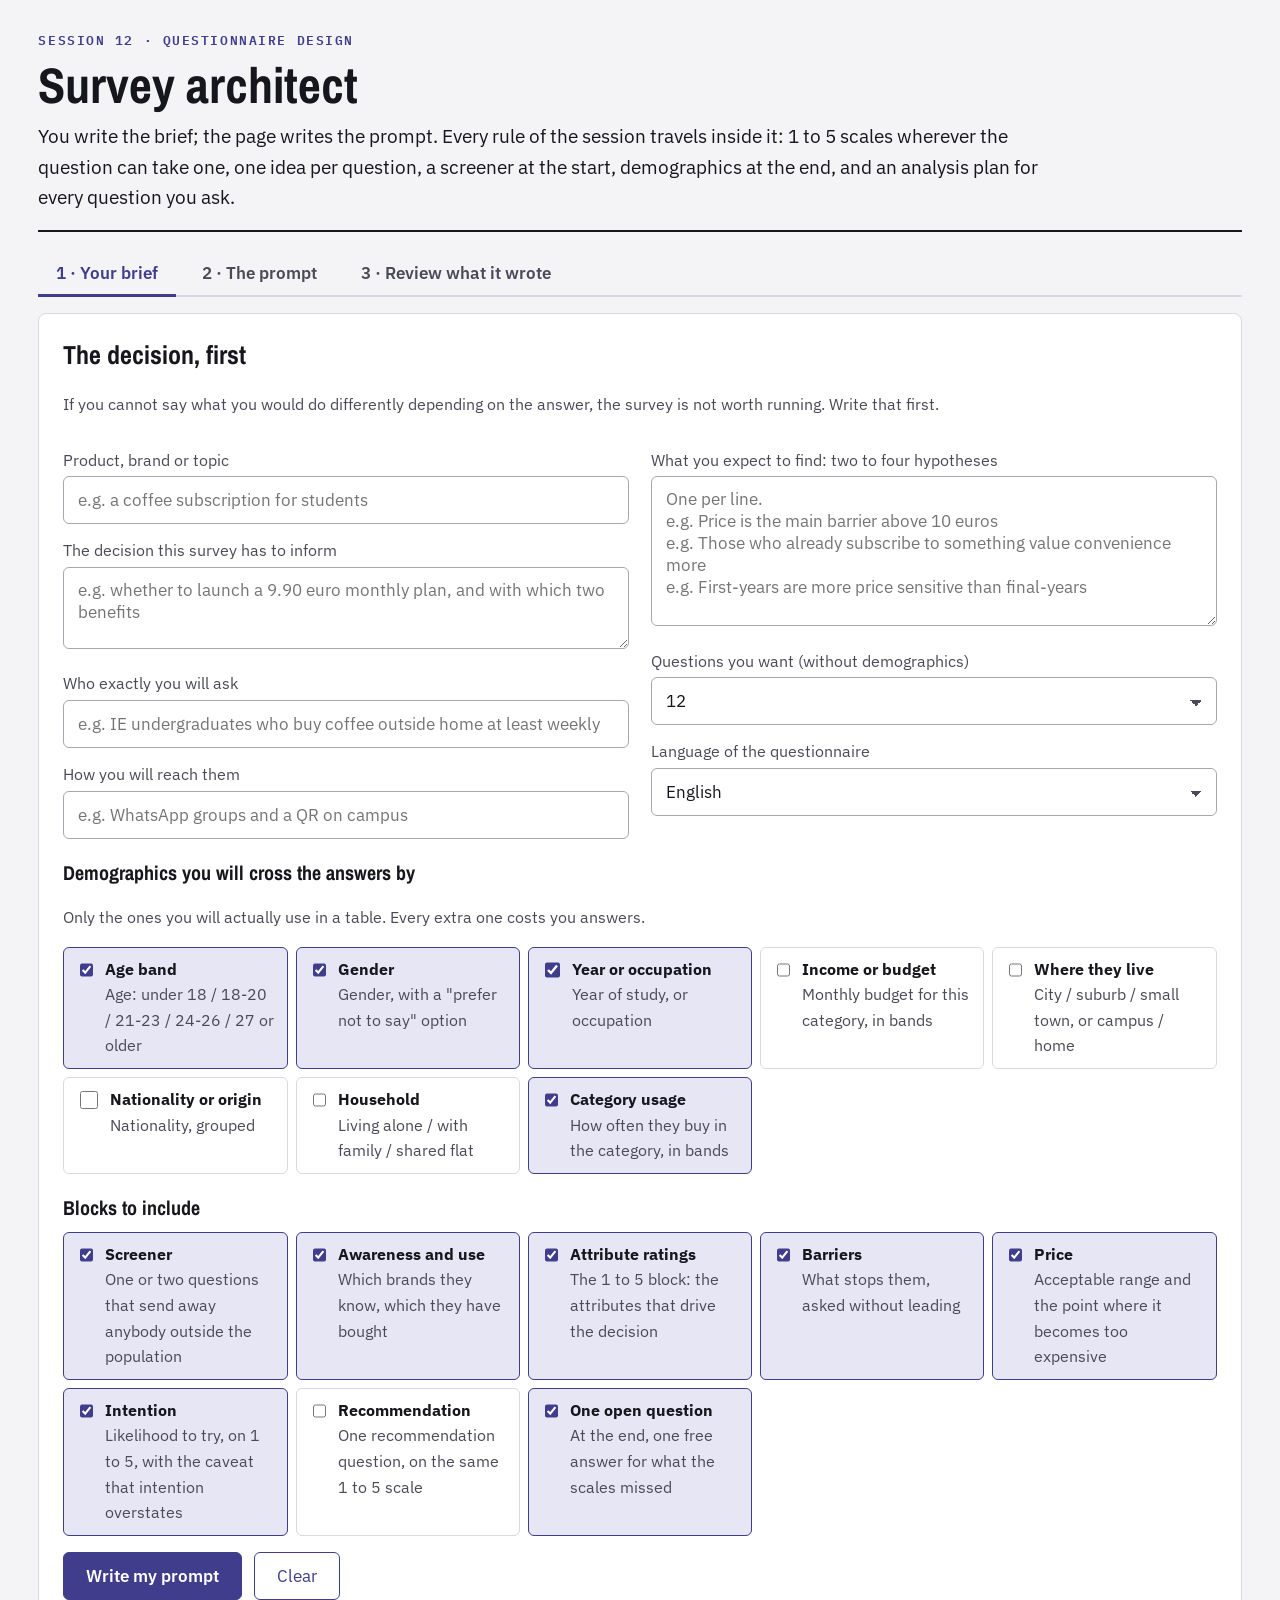
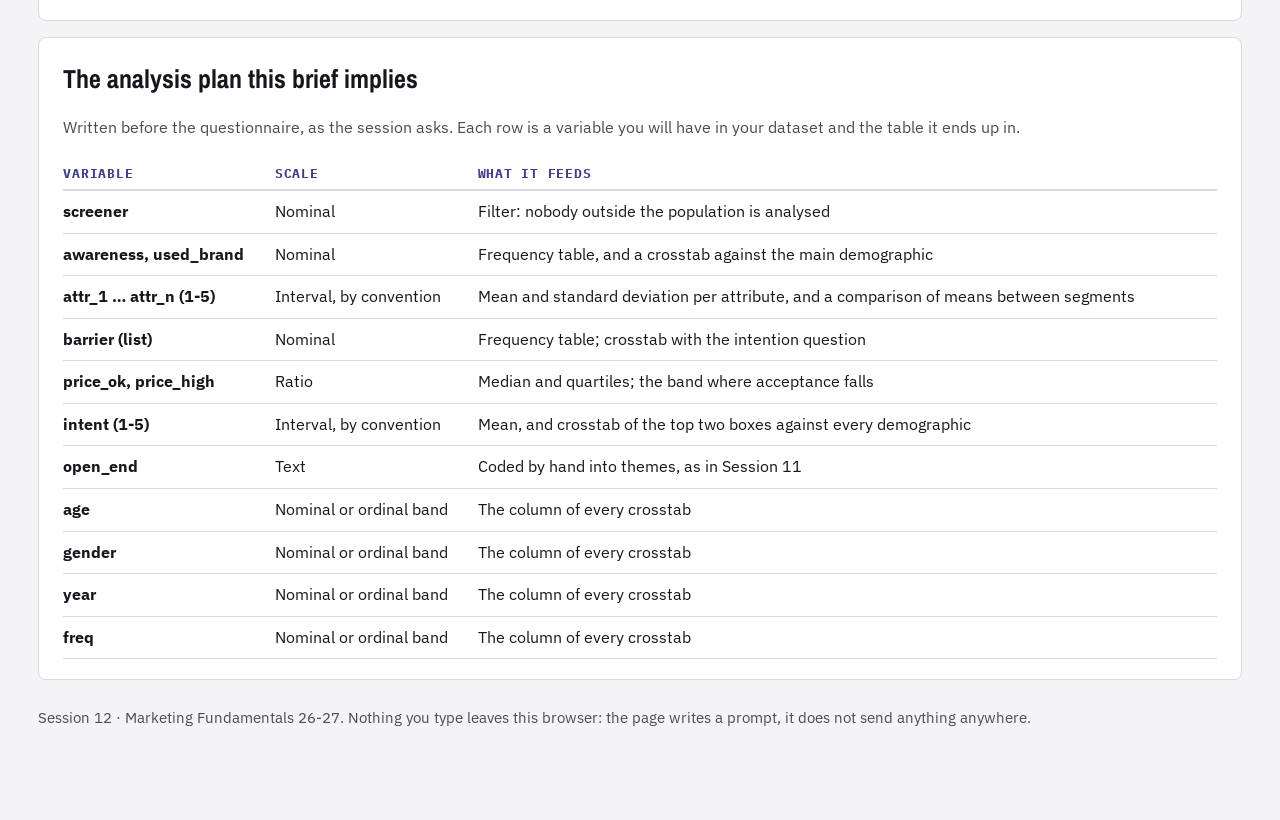
<file: survey-architect/index.html>
<!doctype html>
<html lang="en">
<head>
<meta charset="utf-8">
<meta name="viewport" content="width=device-width, initial-scale=1">
<title>Survey architect</title>
<link rel="icon" href="data:image/svg+xml,%3Csvg xmlns=%27http://www.w3.org/2000/svg%27 viewBox=%270 0 100 100%27%3E%3Ctext y=%27.9em%27 font-size=%2790%27%3E%F0%9F%93%8B%3C/text%3E%3C/svg%3E">
<link rel="preconnect" href="https://fonts.googleapis.com">
<link rel="preconnect" href="https://fonts.gstatic.com" crossorigin>
<link rel="stylesheet" href="https://fonts.googleapis.com/css2?family=Archivo+Narrow:wght@500;700&family=IBM+Plex+Mono:wght@400;600&family=IBM+Plex+Sans:wght@400;500;600&display=swap">
<!--
  Survey architect, Session 12. The student writes the brief - the decision, the population,
  what they expect to find, the demographics they will cross by - and the page writes the
  prompt that an AI needs in order to draft a questionnaire that follows the rules of the
  session: 1 to 5 scales whenever the question can take one, one idea per question, a
  screener first, demographics last, and an analysis plan for every question.

  Everything happens in this browser. There is no API key in a public page, so the tool
  produces the prompt and the checklist; the student takes them to whichever assistant they
  use and brings the questionnaire back for review.
-->
<style>
:root{
  --ground:#F4F4F6; --surface:#FFFFFF; --sunk:#EAEAEF;
  --ink:#16161D; --muted:#4A4A58; --line:#D9D9E3;
  --ind:#3F3D8C; --ind-soft:#E7E6F5;
  --a:#1F6F6B; --a-soft:#DDEFED; --b:#A4501E; --b-soft:#F7E7DA;
  --ok:#2E7D5B; --ok-soft:#DEEFE7; --warn:#9A6B12; --warn-soft:#F6EBD6;
}
@media (prefers-color-scheme:dark){ :root:not([data-theme="light"]){
  --ground:#101014; --surface:#1A1A21; --sunk:#15151B; --ink:#E9E9F0; --muted:#AFAFC0; --line:#2C2C38;
  --ind:#A9A6F0; --ind-soft:#25233F; --a:#6FC7C1; --a-soft:#14302E; --b:#E0A377; --b-soft:#33231A;
  --ok:#63BE95; --ok-soft:#13291F; --warn:#D9A649; --warn-soft:#2A2213;
}}
*{box-sizing:border-box}
body{background:var(--ground);color:var(--ink);font-family:"IBM Plex Sans",system-ui,-apple-system,"Segoe UI",sans-serif;
  font-size:17px;line-height:1.6;margin:0;padding:0 clamp(16px,3vw,44px) 90px}
.wrap{width:100%;max-width:1500px;margin:0 auto}
h1,h2,h3{font-family:"Archivo Narrow","Arial Narrow",Arial,sans-serif}
header{padding:30px 0 18px;border-bottom:2px solid var(--ink);margin-bottom:20px}
.eyebrow{font-family:"IBM Plex Mono",monospace;font-size:13px;letter-spacing:.12em;text-transform:uppercase;color:var(--ind);margin:0 0 8px;font-weight:600}
h1{font-size:clamp(32px,5vw,50px);line-height:1.05;margin:0 0 10px;font-weight:700}
.sub{font-size:19px;margin:0;max-width:95ch}
section{background:var(--surface);border:1px solid var(--line);border-radius:8px;margin-bottom:16px;padding:20px 24px}
h2{font-size:26px;margin:0 0 6px}
h3{font-size:20px;margin:18px 0 4px}
.hint{color:var(--muted);font-size:16px}
label.f{display:block;font-size:15.5px;color:var(--muted);margin:14px 0 4px}
input[type=text],textarea,select{width:100%;font-family:inherit;font-size:17px;color:var(--ink);background:var(--surface);
  border:1.5px solid #A6A6B5;border-radius:6px;padding:11px 14px;min-height:48px}
textarea{min-height:82px;resize:vertical}
select{appearance:none;background-image:linear-gradient(45deg,transparent 50%,var(--muted) 50%),linear-gradient(135deg,var(--muted) 50%,transparent 50%);
  background-position:calc(100% - 20px) 22px,calc(100% - 14px) 22px;background-size:6px 6px,6px 6px;background-repeat:no-repeat;padding-right:44px}
input:focus,textarea:focus,select:focus{outline:3px solid rgba(63,61,140,.3);border-color:var(--ind)}
.grid2{display:grid;grid-template-columns:repeat(auto-fit,minmax(320px,1fr));gap:0 22px}
.opts{display:grid;grid-template-columns:repeat(auto-fit,minmax(215px,1fr));gap:8px;margin-top:8px}
.chk{display:flex;gap:9px;align-items:flex-start;border:1.5px solid var(--line);border-radius:6px;padding:9px 12px;cursor:pointer;font-size:16px}
.chk:hover{border-color:var(--ind)}
.chk input{margin-top:4px;width:18px;height:18px;accent-color:var(--ind)}
.chk.on{border-color:var(--ind);background:var(--ind-soft)}
.btn{font-family:inherit;font-size:17px;font-weight:600;padding:12px 22px;border:1.5px solid var(--ind);background:var(--surface);color:var(--ind);border-radius:6px;cursor:pointer}
.btn:hover{background:var(--ind-soft)}
.btn.solid{background:var(--ind);color:#fff}.btn.solid:hover{opacity:.9}
.row{display:flex;gap:12px;flex-wrap:wrap;align-items:center;margin-top:16px}
pre.prompt{background:var(--sunk);border:1px solid var(--line);border-radius:8px;padding:16px 18px;white-space:pre-wrap;
  font-family:"IBM Plex Mono",monospace;font-size:14.5px;line-height:1.55;max-height:460px;overflow:auto;margin:12px 0 0}
.tabs{display:flex;gap:8px;flex-wrap:wrap;margin:0 0 16px;border-bottom:2px solid var(--line)}
.tab{font-family:inherit;font-size:17px;font-weight:600;padding:10px 18px;border:0;background:none;color:var(--muted);
  cursor:pointer;border-bottom:3px solid transparent;margin-bottom:-2px}
.tab.on{color:var(--ind);border-bottom-color:var(--ind)}
.pane{display:none}.pane.on{display:block}
.check{display:flex;gap:10px;align-items:flex-start;padding:9px 0;border-top:1px solid var(--line);font-size:16.5px}
.check input{margin-top:4px;width:18px;height:18px;accent-color:var(--ok)}
.check b{display:block}
.plan{width:100%;border-collapse:collapse;margin-top:10px;font-size:16px}
.plan th{text-align:left;font-family:"IBM Plex Mono",monospace;font-size:12.5px;letter-spacing:.06em;text-transform:uppercase;
  color:var(--ind);border-bottom:2px solid var(--line);padding:6px 10px 6px 0}
.plan td{border-bottom:1px solid var(--line);padding:8px 10px 8px 0;vertical-align:top}
.note{background:var(--warn-soft);border:1px solid var(--warn);border-radius:8px;padding:12px 15px;margin-top:14px;font-size:16px}
.ok{background:var(--ok-soft);border:1px solid var(--ok);border-radius:8px;padding:12px 15px;margin-top:14px;font-size:16px}
footer{margin-top:26px;color:var(--muted);font-size:14.5px}
@media print{ body{background:#fff} .tabs,.btn,.row{display:none!important} pre.prompt{max-height:none} }
</style>
</head>
<body>
<div class="wrap">

<header>
  <p class="eyebrow">Session 12 · questionnaire design</p>
  <h1>Survey architect</h1>
  <p class="sub">You write the brief; the page writes the prompt. Every rule of the session travels inside
  it: 1 to 5 scales wherever the question can take one, one idea per question, a screener at the start,
  demographics at the end, and an analysis plan for every question you ask.</p>
</header>

<div class="tabs">
  <button class="tab on" id="tabBrief">1 · Your brief</button>
  <button class="tab" id="tabPrompt">2 · The prompt</button>
  <button class="tab" id="tabCheck">3 · Review what it wrote</button>
</div>

<div class="pane on" id="paneBrief">
<section>
  <h2>The decision, first</h2>
  <p class="hint">If you cannot say what you would do differently depending on the answer, the survey is
  not worth running. Write that first.</p>
  <div class="grid2">
    <div>
      <label class="f" for="topic">Product, brand or topic</label>
      <input type="text" id="topic" data-k placeholder="e.g. a coffee subscription for students">
      <label class="f" for="decision">The decision this survey has to inform</label>
      <textarea id="decision" data-k placeholder="e.g. whether to launch a 9.90 euro monthly plan, and with which two benefits"></textarea>
      <label class="f" for="pop">Who exactly you will ask</label>
      <input type="text" id="pop" data-k placeholder="e.g. IE undergraduates who buy coffee outside home at least weekly">
      <label class="f" for="reach">How you will reach them</label>
      <input type="text" id="reach" data-k placeholder="e.g. WhatsApp groups and a QR on campus">
    </div>
    <div>
      <label class="f" for="hyp">What you expect to find: two to four hypotheses</label>
      <textarea id="hyp" style="min-height:150px" data-k placeholder="One per line.
e.g. Price is the main barrier above 10 euros
e.g. Those who already subscribe to something value convenience more
e.g. First-years are more price sensitive than final-years"></textarea>
      <div class="grid2">
        <div>
          <label class="f" for="n">Questions you want (without demographics)</label>
          <select id="n" data-k>
            <option>8</option><option selected>12</option><option>15</option><option>20</option>
          </select>
        </div>
        <div>
          <label class="f" for="lang">Language of the questionnaire</label>
          <select id="lang" data-k>
            <option selected>English</option><option>Spanish</option><option>Both, side by side</option>
          </select>
        </div>
      </div>
    </div>
  </div>

  <h3>Demographics you will cross the answers by</h3>
  <p class="hint">Only the ones you will actually use in a table. Every extra one costs you answers.</p>
  <div class="opts" id="demos"></div>

  <h3>Blocks to include</h3>
  <div class="opts" id="blocks"></div>

  <div class="row">
    <button class="btn solid" id="btnBuild">Write my prompt</button>
    <button class="btn" id="btnClear" style="font-weight:400">Clear</button>
  </div>
</section>

<section>
  <h2>The analysis plan this brief implies</h2>
  <p class="hint">Written before the questionnaire, as the session asks. Each row is a variable you will
  have in your dataset and the table it ends up in.</p>
  <div id="plan"></div>
</section>
</div>

<div class="pane" id="panePrompt">
<section>
  <h2>Your prompt</h2>
  <p class="hint">Copy it into whichever assistant you use. Read what comes back with the checklist in the
  next tab: the questionnaire is yours, not the model's.</p>
  <div class="row">
    <button class="btn solid" id="btnCopy">Copy the prompt</button>
    <button class="btn" id="btnPrint" style="font-weight:400">Print or save as PDF</button>
    <span class="hint" id="copyState"></span>
  </div>
  <pre class="prompt" id="prompt">Fill in the brief and press "Write my prompt".</pre>
  <div class="note"><b>Before you send it to anybody:</b> a questionnaire written by a model is a draft.
  It will be too long, it will repeat itself, and one question in five will be leading. Cut it to the
  number you asked for and rewrite the ones the checklist catches.</div>
</section>
</div>

<div class="pane" id="paneCheck">
<section>
  <h2>Review what it wrote</h2>
  <p class="hint">Go through this with the draft in front of you. Anything you cannot tick is a question
  to rewrite, not a detail.</p>
  <div id="checks"></div>
  <div class="ok" id="checkScore">0 of 0 checked.</div>
  <h3>And if you want the model to audit itself</h3>
  <p class="hint">Paste your draft after this and send it back. It is a second pair of eyes, not a
  verdict.</p>
  <div class="row"><button class="btn" id="btnCopyAudit">Copy the audit prompt</button>
    <span class="hint" id="copyState2"></span></div>
  <pre class="prompt" id="audit"></pre>
</section>
</div>

<footer>Session 12 · Marketing Fundamentals 26-27. Nothing you type leaves this browser: the page writes a
prompt, it does not send anything anywhere.</footer>
</div>

<script>
const $ = (s) => document.querySelector(s);
const KEY = 'survey-architect.v1';
const DEMOS = [
  ['age', 'Age band', 'Age: under 18 / 18-20 / 21-23 / 24-26 / 27 or older'],
  ['gender', 'Gender', 'Gender, with a "prefer not to say" option'],
  ['year', 'Year or occupation', 'Year of study, or occupation'],
  ['income', 'Income or budget', 'Monthly budget for this category, in bands'],
  ['place', 'Where they live', 'City / suburb / small town, or campus / home'],
  ['nat', 'Nationality or origin', 'Nationality, grouped'],
  ['house', 'Household', 'Living alone / with family / shared flat'],
  ['freq', 'Category usage', 'How often they buy in the category, in bands'],
];
const BLOCKS = [
  ['screener', 'Screener', 'One or two questions that send away anybody outside the population'],
  ['aware', 'Awareness and use', 'Which brands they know, which they have bought'],
  ['attr', 'Attribute ratings', 'The 1 to 5 block: the attributes that drive the decision'],
  ['barrier', 'Barriers', 'What stops them, asked without leading'],
  ['price', 'Price', 'Acceptable range and the point where it becomes too expensive'],
  ['intent', 'Intention', 'Likelihood to try, on 1 to 5, with the caveat that intention overstates'],
  ['nps', 'Recommendation', 'One recommendation question, on the same 1 to 5 scale'],
  ['open', 'One open question', 'At the end, one free answer for what the scales missed'],
];

const val = (id) => (document.getElementById(id) ? document.getElementById(id).value.trim() : '');
const esc = (s) => String(s).replace(/[&<>"]/g, (c) => ({ '&': '&amp;', '<': '&lt;', '>': '&gt;', '"': '&quot;' }[c]));
const load = () => { try { return JSON.parse(localStorage.getItem(KEY) || 'null') || {}; } catch (e) { return {}; } };
let S = load();
S.demos = S.demos || { age: true, gender: true, year: true, freq: true };
S.blocks = S.blocks || { screener: true, aware: true, attr: true, barrier: true, price: true, intent: true, open: true };
S.checked = S.checked || {};
const save = () => { try { localStorage.setItem(KEY, JSON.stringify(S)); } catch (e) {} };

function boxes(where, list, store) {
  $(where).innerHTML = list.map(([id, name, what]) => `<label class="chk ${store[id] ? 'on' : ''}" data-box="${id}">
      <input type="checkbox" ${store[id] ? 'checked' : ''} data-box-in="${id}">
      <span><b>${esc(name)}</b><br><span class="hint">${esc(what)}</span></span></label>`).join('');
}

// ---------------------------------------------------------------- the prompt
function lines(id) {
  return val(id).split('\n').map((l) => l.trim()).filter(Boolean);
}

function buildPrompt() {
  const n = val('n') || '12';
  const lang = val('lang') || 'English';
  const hyp = lines('hyp');
  const demos = DEMOS.filter(([id]) => S.demos[id]);
  const blocks = BLOCKS.filter(([id]) => S.blocks[id]);
  const p = [];
  p.push('You are helping me design a questionnaire for a marketing research project. Follow the rules below exactly; they are the rules of my course and they are not negotiable.');
  p.push('');
  p.push('THE BRIEF');
  p.push('- Topic: ' + (val('topic') || '(not stated)'));
  p.push('- Decision the survey has to inform: ' + (val('decision') || '(not stated)'));
  p.push('- Population: ' + (val('pop') || '(not stated)'));
  p.push('- How it will be distributed: ' + (val('reach') || '(not stated)'));
  if (hyp.length) {
    p.push('- What I expect to find, and therefore what the questionnaire has to be able to confirm or contradict:');
    hyp.forEach((h, i) => p.push('   H' + (i + 1) + '. ' + h));
  }
  p.push('- Length: ' + n + ' questions, not counting the demographics and the screener.');
  p.push('- Language: ' + lang + '.');
  p.push('');
  p.push('RULES FOR EVERY QUESTION');
  p.push('1. One idea per question. Never join two ideas with "and" or "or".');
  p.push('2. No leading, loaded or assuming wording. The question must not suggest an answer.');
  p.push('3. Plain words the respondent uses. No marketing jargon.');
  p.push('4. Anything about behaviour carries an explicit reference period, for example "in the last 30 days".');
  p.push('5. Do not ask people to predict their own future behaviour except in the single intention question, and mark it as the weak measure it is.');
  p.push('6. Categories never overlap and always cover every case.');
  p.push('7. Offer "don\'t know" or "not applicable" wherever a respondent could honestly have no answer.');
  p.push('');
  p.push('RULES FOR THE SCALES');
  p.push('8. Whenever a question can be answered on a rating, use a 1 to 5 scale and nothing else. Never 1 to 7, never 0 to 10, never a slider.');
  p.push('9. The 5 points are labelled, balanced and always in the same direction: 1 = strongly disagree, 2 = disagree, 3 = neither agree nor disagree, 4 = agree, 5 = strongly agree. For frequency or importance use the equivalent labelled 1 to 5 set, again with 5 as the high end.');
  p.push('10. Facts are not rated: counts, amounts, times and dates are asked as numbers or as bands.');
  p.push('11. Choices are asked with a list, single or multiple answer, with "other, please specify" when the list may be incomplete.');
  p.push('');
  p.push('STRUCTURE');
  p.push('12. Order: a three-line presentation (who is asking, why, how long, what happens with the answers); ' + (S.blocks.screener ? 'the screener; ' : '') + 'two easy warm-up questions; the body in blocks, one topic at a time; the sensitive questions late; the demographics at the very end.');
  if (blocks.length) {
    p.push('13. Blocks I want, in this order:');
    blocks.forEach(([id, name, what]) => p.push('   - ' + name + ': ' + what));
  }
  p.push((blocks.length ? '14' : '13') + '. Demographics to include, at the end, in bands and never as open text:');
  if (demos.length) demos.forEach(([id, name, what]) => p.push('   - ' + what));
  else p.push('   - none');
  p.push('');
  p.push('WHAT TO GIVE ME BACK, IN THIS ORDER');
  p.push('A. The questionnaire, numbered, ready to be typed into a form, with the exact answer options for every question.');
  p.push('B. A table with one row per question: question number, short variable name, what it measures, scale type (nominal, ordinal, interval or ratio), and which hypothesis it serves.');
  p.push('C. An analysis plan: which questions become frequency tables, which become means, which two are crossed against which demographic, and which pair is correlated. Name the specific table for each hypothesis.');
  p.push('D. A list of the three questions you are least sure about, and why.');
  p.push('');
  p.push('WHAT NOT TO DO');
  p.push('- Do not exceed ' + n + ' questions. If something does not serve a hypothesis or the decision, leave it out and say so.');
  p.push('- Do not invent findings, data or benchmarks.');
  p.push('- Do not use a Net Promoter style 0 to 10 question. If recommendation matters, ask it on the same 1 to 5 scale.');
  p.push('- Do not put demographics at the beginning.');
  $('#prompt').textContent = p.join('\n');
  buildAudit();
  buildPlan();
}

function buildAudit() {
  const a = [];
  a.push('Audit the questionnaire below against these rules and answer in a table: question number, the rule it breaks, and a rewritten version.');
  a.push('');
  a.push('1. One idea per question. 2. No leading or loaded wording. 3. No jargon or vague quantifiers such as "regularly" or "value for money". 4. Behaviour questions carry an explicit reference period. 5. No question asks for a prediction except a single intention question. 6. Answer categories do not overlap and cover every case. 7. "Don\'t know" is offered where it is honest. 8. Every rating is a labelled, balanced 1 to 5 scale in the same direction. 9. Facts are asked as numbers or bands, not rated. 10. The screener is at the start and the demographics are at the end. 11. Nothing is asked that no analysis will use.');
  a.push('');
  a.push('Then tell me which questions I can delete without losing the ability to answer my hypotheses, and give me the shortest version of the questionnaire that still works.');
  a.push('');
  a.push('THE QUESTIONNAIRE:');
  a.push('[paste it here]');
  $('#audit').textContent = a.join('\n');
}

function buildPlan() {
  const hyp = lines('hyp');
  const rows = [];
  if (S.blocks.screener) rows.push(['screener', 'Nominal', 'Filter: nobody outside the population is analysed']);
  if (S.blocks.aware) rows.push(['awareness, used_brand', 'Nominal', 'Frequency table, and a crosstab against the main demographic']);
  if (S.blocks.attr) rows.push(['attr_1 … attr_n (1-5)', 'Interval, by convention', 'Mean and standard deviation per attribute, and a comparison of means between segments']);
  if (S.blocks.barrier) rows.push(['barrier (list)', 'Nominal', 'Frequency table; crosstab with the intention question']);
  if (S.blocks.price) rows.push(['price_ok, price_high', 'Ratio', 'Median and quartiles; the band where acceptance falls']);
  if (S.blocks.intent) rows.push(['intent (1-5)', 'Interval, by convention', 'Mean, and crosstab of the top two boxes against every demographic']);
  if (S.blocks.nps) rows.push(['recommend (1-5)', 'Interval, by convention', 'Mean, and correlation with the attribute block']);
  if (S.blocks.open) rows.push(['open_end', 'Text', 'Coded by hand into themes, as in Session 11']);
  DEMOS.filter(([id]) => S.demos[id]).forEach(([id, name]) => rows.push([id, 'Nominal or ordinal band', 'The column of every crosstab']));
  const body = rows.map(([v, s, a]) => `<tr><td><b>${esc(v)}</b></td><td>${esc(s)}</td><td>${esc(a)}</td></tr>`).join('');
  const hypRows = hyp.map((h, i) => `<tr><td><b>H${i + 1}</b></td><td colspan="2">${esc(h)} &nbsp;<span class="hint">— name here the table that will confirm or contradict it</span></td></tr>`).join('');
  $('#plan').innerHTML = rows.length
    ? `<table class="plan"><tr><th>Variable</th><th>Scale</th><th>What it feeds</th></tr>${body}${hypRows}</table>`
    : '<p class="hint">Choose at least one block.</p>';
}

// ---------------------------------------------------------------- the checklist
const CHECKS = [
  ['Every question serves the decision or one hypothesis. The ones that do not are gone.'],
  ['No question joins two ideas with "and" or "or".'],
  ['No question suggests its own answer.'],
  ['Every rating is a 1 to 5 scale, labelled at all five points, in the same direction.'],
  ['There is no 1 to 7, 0 to 10 or unlabelled slider anywhere.'],
  ['Facts (counts, amounts, times) are asked as numbers or bands, not rated.'],
  ['Every behaviour question has an explicit reference period.'],
  ['Answer categories do not overlap and cover every case.'],
  ['"Don\'t know" or "not applicable" exists wherever it is honest.'],
  ['The screener is first and the demographics are last.'],
  ['The sensitive questions are late, not at the start.'],
  ['The presentation says who asks, why, how long and what happens with the answers.'],
  ['It takes under 10 minutes; I timed it on a phone.'],
  ['Every question has a line in the analysis plan, with the table it ends up in.'],
  ['Each hypothesis has a named table that could contradict it.'],
  ['I could remove three more questions and still answer the decision.'],
];

function buildChecks() {
  $('#checks').innerHTML = CHECKS.map((c, i) => `<label class="check"><input type="checkbox" data-chk="${i}" ${S.checked[i] ? 'checked' : ''}>
      <span>${esc(c[0])}</span></label>`).join('');
  scoreChecks();
}

function scoreChecks() {
  const n = Object.values(S.checked).filter(Boolean).length;
  $('#checkScore').textContent = n + ' of ' + CHECKS.length + ' checked.' +
    (n === CHECKS.length ? ' That questionnaire can go out.' : n > 11 ? ' Close. Fix the rest before sending it.' : ' Not yet.');
}

// ---------------------------------------------------------------- wiring
function showTab(which) {
  ['Brief', 'Prompt', 'Check'].forEach((t) => {
    $('#pane' + t).classList.toggle('on', t === which);
    $('#tab' + t).classList.toggle('on', t === which);
  });
}
$('#tabBrief').addEventListener('click', () => showTab('Brief'));
$('#tabPrompt').addEventListener('click', () => { buildPrompt(); showTab('Prompt'); });
$('#tabCheck').addEventListener('click', () => showTab('Check'));

document.addEventListener('input', (e) => {
  if (e.target.dataset.k !== undefined) { S[e.target.id] = e.target.value; save(); buildPlan(); }
});
document.addEventListener('change', (e) => {
  const b = e.target.dataset.boxIn;
  if (b !== undefined) {
    const store = DEMOS.some(([id]) => id === b) ? S.demos : S.blocks;
    store[b] = e.target.checked; save();
    e.target.closest('.chk').classList.toggle('on', e.target.checked);
    buildPlan();
  }
  if (e.target.dataset.chk !== undefined) { S.checked[e.target.dataset.chk] = e.target.checked; save(); scoreChecks(); }
});
$('#btnBuild').addEventListener('click', () => { buildPrompt(); showTab('Prompt'); });
$('#btnCopy').addEventListener('click', () => {
  navigator.clipboard.writeText($('#prompt').textContent)
    .then(() => { $('#copyState').textContent = 'Copied.'; })
    .catch(() => { $('#copyState').textContent = 'Select it and copy by hand.'; });
});
$('#btnCopyAudit').addEventListener('click', () => {
  navigator.clipboard.writeText($('#audit').textContent)
    .then(() => { $('#copyState2').textContent = 'Copied.'; })
    .catch(() => { $('#copyState2').textContent = 'Select it and copy by hand.'; });
});
$('#btnPrint').addEventListener('click', () => window.print());
$('#btnClear').addEventListener('click', () => {
  if (!confirm('Clear the brief?')) return;
  try { localStorage.removeItem(KEY); } catch (e) {}
  location.reload();
});

// restore
['topic', 'decision', 'pop', 'reach', 'hyp', 'n', 'lang'].forEach((id) => {
  if (S[id] !== undefined && document.getElementById(id)) document.getElementById(id).value = S[id];
});
boxes('#demos', DEMOS, S.demos);
boxes('#blocks', BLOCKS, S.blocks);
buildChecks();
buildPrompt();
</script>
</body>
</html>
</file>
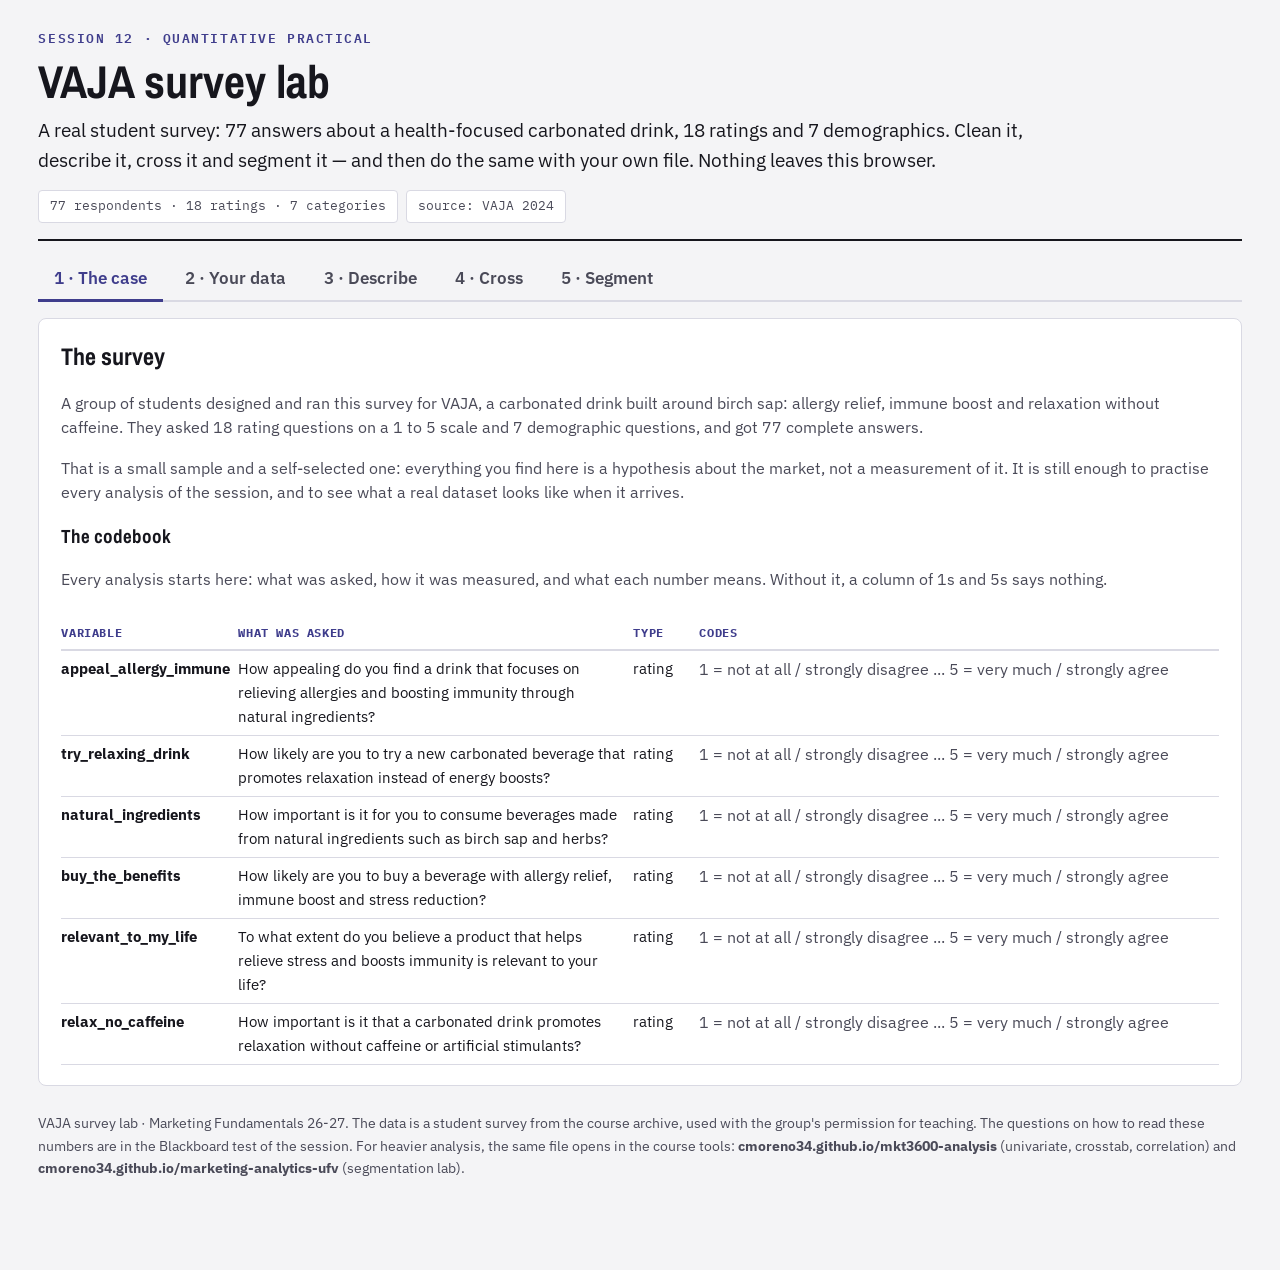
<file: veja-lab/index.html>
<!doctype html>
<html lang="en">
<head>
<meta charset="utf-8">
<meta name="viewport" content="width=device-width, initial-scale=1">
<title>VAJA survey lab</title>
<link rel="icon" href="data:image/svg+xml,%3Csvg xmlns=%27http://www.w3.org/2000/svg%27 viewBox=%270 0 100 100%27%3E%3Ctext y=%27.9em%27 font-size=%2790%27%3E%F0%9F%A5%A4%3C/text%3E%3C/svg%3E">
<link rel="preconnect" href="https://fonts.googleapis.com">
<link rel="preconnect" href="https://fonts.gstatic.com" crossorigin>
<link rel="stylesheet" href="https://fonts.googleapis.com/css2?family=Archivo+Narrow:wght@500;700&family=IBM+Plex+Mono:wght@400;600&family=IBM+Plex+Sans:wght@400;500;600&display=swap">
<script src="https://cdn.sheetjs.com/xlsx-0.20.3/package/dist/xlsx.full.min.js"></script>
<!--
  VAJA survey lab - the quantitative practical of Marketing Fundamentals.

  One real student survey (77 answers, 18 ratings and 7 demographics about a health-focused
  carbonated drink) and the three analyses of the session on top of it: descriptives,
  cross-tabulation with chi-square, and k-means segmentation. The last tab walks the class
  through the VAJA numbers so they learn to read the output before they touch their own.

  The data clinic accepts a file as it comes out of a form - text instead of codes, blanks,
  duplicates, a straight-liner, a 1 to 10 answer in a 1 to 5 column - lists every defect
  with its fix, repairs what can be repaired and exports a clean file.

  Everything runs in the browser: no file is ever uploaded anywhere.
-->
<style>
:root{
  --ground:#F4F4F6; --surface:#FFFFFF; --sunk:#EAEAEF;
  --ink:#16161D; --muted:#4A4A58; --line:#D9D9E3;
  --ind:#3F3D8C; --ind-soft:#E7E6F5;
  --a:#1F6F6B; --a-soft:#DDEFED; --b:#A4501E; --b-soft:#F7E7DA;
  --ok:#2E7D5B; --ok-soft:#DEEFE7; --warn:#9A6B12; --warn-soft:#F6EBD6;
  --bad:#A03030; --bad-soft:#F8E3E3;
}
@media (prefers-color-scheme:dark){ :root:not([data-theme="light"]){
  --ground:#101014; --surface:#1A1A21; --sunk:#15151B; --ink:#E9E9F0; --muted:#AFAFC0; --line:#2C2C38;
  --ind:#A9A6F0; --ind-soft:#25233F; --a:#6FC7C1; --a-soft:#14302E; --b:#E0A377; --b-soft:#33231A;
  --ok:#63BE95; --ok-soft:#13291F; --warn:#D9A649; --warn-soft:#2A2213; --bad:#E08585; --bad-soft:#331B1B;
}}
*{box-sizing:border-box}
body{background:var(--ground);color:var(--ink);font-family:"IBM Plex Sans",system-ui,-apple-system,"Segoe UI",sans-serif;
  font-size:17px;line-height:1.6;margin:0;padding:0 clamp(16px,3vw,44px) 90px}
.wrap{width:100%;max-width:1500px;margin:0 auto}
h1,h2,h3{font-family:"Archivo Narrow","Arial Narrow",Arial,sans-serif}
header{padding:28px 0 16px;border-bottom:2px solid var(--ink);margin-bottom:16px}
.eyebrow{font-family:"IBM Plex Mono",monospace;font-size:13px;letter-spacing:.12em;text-transform:uppercase;color:var(--ind);margin:0 0 8px;font-weight:600}
h1{font-size:clamp(30px,5vw,46px);line-height:1.05;margin:0 0 10px;font-weight:700}
.sub{font-size:19px;margin:0;max-width:95ch}
.chips{display:flex;flex-wrap:wrap;gap:8px;margin-top:14px}
.chip{font-family:"IBM Plex Mono",monospace;font-size:13px;padding:5px 11px;border:1px solid var(--line);border-radius:4px;color:var(--muted);background:var(--surface)}
.tabs{display:flex;gap:6px;flex-wrap:wrap;margin:0 0 16px;border-bottom:2px solid var(--line)}
.tab{font-family:inherit;font-size:16.5px;font-weight:600;padding:10px 16px;border:0;background:none;color:var(--muted);
  cursor:pointer;border-bottom:3px solid transparent;margin-bottom:-2px}
.tab.on{color:var(--ind);border-bottom-color:var(--ind)}
.pane{display:none}.pane.on{display:block}
section{background:var(--surface);border:1px solid var(--line);border-radius:8px;margin-bottom:16px;padding:18px 22px}
h2{font-size:24px;margin:0 0 6px} h3{font-size:19px;margin:16px 0 4px}
.hint{color:var(--muted);font-size:15.5px}
label.f{display:block;font-size:15px;color:var(--muted);margin:12px 0 4px}
select,input[type=text],input[type=file]{width:100%;font-family:inherit;font-size:16px;color:var(--ink);background:var(--surface);
  border:1.5px solid #A6A6B5;border-radius:6px;padding:10px 12px;min-height:44px}
.grid2{display:grid;grid-template-columns:repeat(auto-fit,minmax(300px,1fr));gap:0 20px}
.btn{font-family:inherit;font-size:16.5px;font-weight:600;padding:11px 20px;border:1.5px solid var(--ind);background:var(--surface);color:var(--ind);border-radius:6px;cursor:pointer}
.btn:hover{background:var(--ind-soft)} .btn.solid{background:var(--ind);color:#fff}.btn.solid:hover{opacity:.9}
.row{display:flex;gap:10px;flex-wrap:wrap;align-items:center;margin-top:14px}
table{width:100%;border-collapse:collapse;font-size:15px;margin-top:10px}
th{text-align:left;font-family:"IBM Plex Mono",monospace;font-size:12px;letter-spacing:.05em;text-transform:uppercase;
  color:var(--ind);border-bottom:2px solid var(--line);padding:6px 8px 6px 0;white-space:nowrap}
td{border-bottom:1px solid var(--line);padding:6px 8px 6px 0;vertical-align:top}
td.num,th.num{text-align:right;font-variant-numeric:tabular-nums}
.bar{display:inline-block;height:10px;background:var(--ind);border-radius:2px;vertical-align:middle}
.scroll{max-height:460px;overflow:auto}
.flag{border-left:5px solid var(--warn);background:var(--warn-soft);border-radius:6px;padding:10px 14px;margin:8px 0;font-size:15.5px}
.flag.bad{border-left-color:var(--bad);background:var(--bad-soft)}
.flag.ok{border-left-color:var(--ok);background:var(--ok-soft)}
.flag b{display:block;font-size:12.5px;font-family:"IBM Plex Mono",monospace;letter-spacing:.05em;text-transform:uppercase;margin-bottom:3px}
.note{background:var(--ind-soft);border-radius:8px;padding:12px 15px;margin-top:12px;font-size:15.5px}
.q{border-left:5px solid var(--ind);padding-left:14px;margin:18px 0 8px}
.q .n{font-family:"IBM Plex Mono",monospace;font-size:13px;color:var(--ind);font-weight:600;text-transform:uppercase}
.opts{display:grid;grid-template-columns:repeat(auto-fit,minmax(240px,1fr));gap:10px;margin-top:8px}
.opt{border:2px solid var(--line);border-radius:8px;padding:11px 13px;background:var(--surface);cursor:pointer;font-size:16px;text-align:left}
.opt:hover{border-color:var(--ind)} .opt.sel{border-color:var(--ind);background:var(--ind-soft)}
.opt.good{border-color:var(--ok);background:var(--ok-soft)} .opt.bad{border-color:var(--b);background:var(--b-soft)}
.why{font-size:15.5px;color:var(--ink);opacity:.9;margin-top:8px;padding-left:14px;border-left:3px solid var(--line)}
footer{margin-top:26px;color:var(--muted);font-size:14px}
</style>
</head>
<body>
<div class="wrap">

<header>
  <p class="eyebrow">Session 12 · quantitative practical</p>
  <h1>VAJA survey lab</h1>
  <p class="sub">A real student survey: 77 answers about a health-focused carbonated drink, 18 ratings and
  7 demographics. Clean it, describe it, cross it and segment it &mdash; and then do the same with your own
  file. Nothing leaves this browser.</p>
  <div class="chips">
    <span class="chip" id="chipRows">loading the case...</span>
    <span class="chip" id="chipSource">source: VAJA 2024</span>
  </div>
</header>

<div class="tabs">
  <button class="tab on" data-tab="case">1 · The case</button>
  <button class="tab" data-tab="data">2 · Your data</button>
  <button class="tab" data-tab="desc">3 · Describe</button>
  <button class="tab" data-tab="cross">4 · Cross</button>
  <button class="tab" data-tab="clust">5 · Segment</button>
</div>

<div class="pane on" id="pane-case">
  <section>
    <h2>The survey</h2>
    <p class="hint">A group of students designed and ran this survey for VAJA, a carbonated drink built
    around birch sap: allergy relief, immune boost and relaxation without caffeine. They asked 18 rating
    questions on a 1 to 5 scale and 7 demographic questions, and got 77 complete answers.</p>
    <p class="hint">That is a small sample and a self-selected one: everything you find here is a
    hypothesis about the market, not a measurement of it. It is still enough to practise every analysis of
    the session, and to see what a real dataset looks like when it arrives.</p>
    <h3>The codebook</h3>
    <p class="hint">Every analysis starts here: what was asked, how it was measured, and what each number
    means. Without it, a column of 1s and 5s says nothing.</p>
    <div class="scroll"><table id="codebook"></table></div>
  </section>
</div>

<div class="pane" id="pane-data">
  <section>
    <h2>The data clinic</h2>
    <div class="note"><b>You do not have to clean anything to use this lab.</b> The VAJA case is
    already clean and already loaded: go to <b>Describe</b> and the analyses are there. This tab is
    for the other two things.<br>
    <b>To see what a raw export looks like:</b> download the raw VAJA export, open it in Excel, and
    then drop it here. The clinic names every defect - a duplicated submission, blanks, a 1 to 10
    answer in a 1 to 5 column, words where codes should be, a straight-liner - and repairs what can
    be repaired. Fixing it by hand in Excel first and comparing is the exercise, if there is time.<br>
    <b>For your own project:</b> start from the template, put your answers in that shape, and bring
    it back here.</div>
    <div class="row">
      <a class="btn" id="dlTemplate" download="survey_template.xlsx">Download the template (Excel)</a>
      <a class="btn solid" id="dlMessy" download="veja_survey_messy.xlsx">Download the raw VAJA export (Excel)</a>
      <a class="btn" id="dlClean" download="veja_survey_clean.xlsx">Download the clean VAJA file (Excel)</a>
    </div>
    <h3>Your file</h3>
    <p class="hint">Excel (.xlsx) or CSV. One row per respondent, one column per question, the first
    row the header; the first sheet is the one that is read. Nothing is uploaded: the file is read
    here, in your browser.</p>
    <input type="file" id="file" accept=".csv,.xlsx,.xls">
    <div id="report"></div>
    <div class="row" id="fixRow" style="display:none">
      <button class="btn solid" id="btnUse">Use this file for the analysis</button>
      <button class="btn" id="btnFix">Repair what can be repaired, then use it</button>
      <button class="btn" id="btnExport">Export the clean file</button>
      <button class="btn" id="btnBack" style="font-weight:400">Back to the VAJA case</button>
    </div>
  </section>
  <section>
    <h3>What the clinic looks for</h3>
    <table>
      <tr><th>Check</th><th>Why it matters</th><th>What the clinic does</th></tr>
      <tr><td><b>Text in a rating column</b></td><td>A column with "Agree" in it cannot be averaged, and most tools will simply drop it.</td><td>Maps the words it recognises to codes, and tells you which it could not.</td></tr>
      <tr><td><b>Out of range</b></td><td>A 7 in a 1 to 5 column means somebody changed scale halfway, or a typo.</td><td>Flags every value outside the range and leaves it for you to decide.</td></tr>
      <tr><td><b>Blanks</b></td><td>A blank is not a zero. Averaging it as zero moves the mean down.</td><td>Counts them per column and excludes them from the statistics.</td></tr>
      <tr><td><b>Duplicated rows</b></td><td>The same submission twice counts that person twice.</td><td>Finds identical rows and removes the copies.</td></tr>
      <tr><td><b>Straight-liners</b></td><td>Somebody who answered 5 to everything did not read the questions.</td><td>Flags rows with no variation across the ratings.</td></tr>
      <tr><td><b>Empty or extra columns</b></td><td>Timestamps, comments and empty columns break the analysis tools.</td><td>Lists them and leaves them out of the analysis.</td></tr>
    </table>
  </section>
</div>

<div class="pane" id="pane-desc">
  <section>
    <h2>Describe: one variable at a time</h2>
    <div class="flag ok" id="src-desc" style="margin-top:0"><b>Analysing</b><span class="srcName">the VAJA case</span></div>
    
    <p class="hint">Describing means answering, question by question: <b>what did they say, and did
    they agree?</b> One row per question of the survey. No groups yet, no causes: that is the next tab.</p>
    <div class="note"><b>What you do here (not just look at it).</b>
    <b>1.</b> Find the three questions with the highest <b>top 2</b>: that is what the idea has going
    for it. <b>2.</b> Find the three lowest: that is the objection you will have to answer.
    <b>3.</b> Find the highest <b>sd</b>: that question split the room, so somewhere there are two
    kinds of people - remember it for the segmentation. <b>4.</b> Write one sentence per finding,
    always with the number and the base: <i>&ldquo;71% of the 77 who answered rate their intention 4
    or 5 out of 5&rdquo;</i>. Those sentences are the findings section of your report; the table is
    not.</div>
    <div id="descRead"></div>
    <div class="note"><b>What these columns are.</b> <b>n</b>: how many people answered that question.
    <b>mean</b>: the average answer, from 1 to 5. <b>sd</b>: how spread the answers are around the average
    &mdash; under 0.8 the room agrees, above 1.2 it is split. <b>top 2</b>: the percentage who answered 4
    or 5, which is the number a client reads. <b>bottom 2</b>: the percentage who answered 1 or 2, which is
    the objection you will have to deal with.</div>
    <div id="descRatings"></div>
    <h3>Categories</h3>
    <label class="f" for="descCat">Pick a categorical variable</label>
    <select id="descCat"></select>
    <div id="descCatOut"></div>
  </section>
</div>

<div class="pane" id="pane-cross">
  <section>
    <h2>Cross: does the answer depend on the group?</h2>
    <div class="flag ok" id="src-cross" style="margin-top:0"><b>Analysing</b><span class="srcName">the VAJA case</span></div>
    
    <p class="hint">Two categorical variables. Row percentages, expected counts, chi-square, and the
    validity check before the p-value. To cross a rating, the lab bands it into low (1-2), middle (3) and
    high (4-5).</p>
    <div class="row"><button class="btn solid" id="btnScan">Scan every pair and show what is significant</button>
      <span class="hint" id="scanState"></span></div>
    <div id="scanOut"></div>
    <h3>Or look at one pair</h3>
    <div class="grid2">
      <div><label class="f" for="crossRow">Rows (the group)</label><select id="crossRow"></select></div>
      <div><label class="f" for="crossCol">Columns (what you are explaining)</label><select id="crossCol"></select></div>
    </div>
    <div class="note"><b>What a crosstab is.</b> One question split by another: the answers of each group,
    side by side. The percentage is read inside each row &mdash; of the people in that group. <b>Chi-square</b>
    asks whether a gap that size would appear by chance; <b>p</b> is how often it would. <b>Cramer's V</b>
    says how strong the link is, from 0 to 1. And before any of that, the <b>expected counts</b>: with fewer
    than 5 expected in most cells the test cannot be read at all.</div>
    <div id="crossOut"></div>
  </section>
</div>

<div class="pane" id="pane-clust">
  <section>
    <h2>Segment: k-means on the ratings</h2>
    <div class="flag ok" id="src-clust" style="margin-top:0"><b>Analysing</b><span class="srcName">the VAJA case</span></div>
    
    <p class="hint">The 18 rating questions describe what each respondent wants. K-means groups the people
    whose answers look alike, and the centroid table tells you what each group is. Choose how many segments
    and read the table, not the algorithm.</p>
    <div class="grid2">
      <div><label class="f" for="k">How many segments</label><select id="k"><option>2</option><option selected>3</option><option>4</option><option>5</option></select></div>
      <div><label class="f">Which variables go in</label>
        <div class="row" style="margin-top:4px">
          <button class="btn" id="pickEvery" style="padding:6px 12px;font-size:14px">everything</button>
          <button class="btn" id="pickAll" style="padding:6px 12px;font-size:14px">all ratings</button>
          <button class="btn" id="pickBuy" style="padding:6px 12px;font-size:14px">buying intent only</button>
          <button class="btn" id="pickNone" style="padding:6px 12px;font-size:14px">none</button>
        </div>
      </div>
    </div>
    <div class="opts" id="varPicker" style="margin-top:10px"></div>
    <div class="row"><button class="btn solid" id="btnRun">Run the segmentation</button>
      <span class="hint" id="clustState"></span></div>
    <div class="note"><b>What segmentation does.</b> It groups the people whose answers look alike. The
    <b>centroid table</b> is the average answer of each group to every question: the rows where the groups
    are furthest apart are what separates them, and what you name them after. The <b>silhouette</b> scores
    how well separated the groups are, from -1 to 1: above 0.5 is a clear structure, 0.25 to 0.5 is weak
    but usable, below 0.25 means the groups are mostly an artefact of asking for them. <b>Variance
    explained</b> is how much of the differences between people the grouping accounts for.</div>
    <div id="clustOut"></div>
  </section>
</div>



<footer>VAJA survey lab · Marketing Fundamentals 26-27. The data is a student survey from the course
archive, used with the group's permission for teaching. The questions on how to read these numbers are in the Blackboard test of the session. For heavier analysis, the same file opens in the
course tools: <b>cmoreno34.github.io/mkt3600-analysis</b> (univariate, crosstab, correlation) and
<b>cmoreno34.github.io/marketing-analytics-ufv</b> (segmentation lab).</footer>
</div>

<script>
const $ = (s) => document.querySelector(s);
const esc = (s) => String(s).replace(/[&<>"]/g, (c) => ({ '&': '&amp;', '<': '&lt;', '>': '&gt;', '"': '&quot;' }[c]));
const fmt = (x, d) => (x === null || x === undefined || Number.isNaN(x)) ? '-' : Number(x).toFixed(d === undefined ? 2 : d);

let DATA = null;           // {name, vars:[{name,type,question,codes}], rows:[{var:value}]}
let CODEBOOK = [];
let RAW = null;            // the uploaded file before repair

// ---------------------------------------------------------------- loading
function parseCSV(text) {
  const out = [];
  let row = [], cur = '', q = false;
  for (let i = 0; i < text.length; i++) {
    const c = text[i];
    if (q) {
      if (c === '"' && text[i + 1] === '"') { cur += '"'; i++; }
      else if (c === '"') q = false;
      else cur += c;
    } else if (c === '"') q = true;
    else if (c === ',') { row.push(cur); cur = ''; }
    else if (c === '\n') { row.push(cur); out.push(row); row = []; cur = ''; }
    else if (c !== '\r') cur += c;
  }
  if (cur.length || row.length) { row.push(cur); out.push(row); }
  return out.filter((r) => r.some((c) => String(c).trim() !== ''));
}

function tableToData(rows, name) {
  const header = rows[0].map((h) => String(h).trim());
  const body = rows.slice(1).filter((r) => !String(r[0]).startsWith('#'));
  const vars = header.map((h) => ({ name: h, type: 'unknown' }));
  const objs = body.map((r) => {
    const o = {};
    header.forEach((h, i) => { o[h] = r[i] === undefined ? '' : String(r[i]).trim(); });
    return o;
  });
  return { name, vars, rows: objs };
}

function classify(d) {
  d.vars.forEach((v) => {
    const vals = d.rows.map((r) => r[v.name]).filter((x) => x !== '' && x !== undefined);
    const nums = vals.filter((x) => /^-?\d+(\.\d+)?$/.test(x)).map(Number);
    const uniq = new Set(nums);
    const meta = CODEBOOK.find((c) => c.variable === v.name);
    v.question = meta ? meta.question : '';
    v.codes = meta ? meta.codes : '';
    if (/^(id|respondent|timestamp|date|hora|comments?|notes?|email)$/i.test(v.name)) v.type = 'meta';
    else if (!vals.length) v.type = 'empty';
    else if (nums.length < vals.length * 0.6) v.type = 'text';
    else if (nums.length < vals.length) v.type = (meta && meta.type === 'category') ? 'category' : 'rating';
    else if (uniq.size <= 2 && /respondent|^id$/i.test(v.name)) v.type = 'id';
    else if (meta && meta.type === 'rating') v.type = 'rating';
    else if (meta && meta.type === 'category') v.type = 'category';
    else if (Math.min(...nums) >= 1 && Math.max(...nums) <= 5 && uniq.size <= 5) v.type = 'rating';
    else if (uniq.size <= 12) v.type = 'category';
    else v.type = 'number';
    if (/^(id|respondent)$/i.test(v.name)) v.type = 'meta';
  });
  return d;
}

const ratings = () => DATA.vars.filter((v) => v.type === 'rating');
const cats = () => DATA.vars.filter((v) => v.type === 'category');
const num = (r, v) => { const x = r[v]; return x === '' || x === undefined ? null : Number(x); };

async function loadCase() {
  const [clean, book] = await Promise.all([
    fetch('data/veja_survey_clean.csv').then((r) => r.text()),
    fetch('data/veja_codebook.csv').then((r) => r.text()),
  ]);
  const bk = parseCSV(book);
  CODEBOOK = bk.slice(1).map((r) => ({ variable: r[0], question: r[1], type: r[2], codes: r[3] }));
  DATA = classify(tableToData(parseCSV(clean), 'VAJA 2024'));
  $('#chipRows').textContent = DATA.rows.length + ' respondents · ' + ratings().length + ' ratings · ' + cats().length + ' categories';
  renderCodebook(); fillSelects(); renderDesc(); renderCross(); renderVarPicker(); setSource();
  ['dlTemplate:data/survey_template.xlsx', 'dlMessy:data/veja_survey_messy.xlsx', 'dlClean:data/veja_survey_clean.xlsx']
    .forEach((pair) => { const [id, href] = pair.split(':'); $('#' + id).href = href; });
}

function renderCodebook() {
  const t = ['<tr><th>Variable</th><th>What was asked</th><th>Type</th><th>Codes</th></tr>'];
  CODEBOOK.forEach((c) => t.push(`<tr><td><b>${esc(c.variable)}</b></td><td>${esc(c.question)}</td>
    <td>${esc(c.type)}</td><td class="hint">${esc(c.codes)}</td></tr>`));
  $('#codebook').innerHTML = t.join('');
}

// ---------------------------------------------------------------- the clinic
const WORDS = {
  'strongly disagree': 1, 'disagree': 2, 'neither': 3, 'neutral': 3, 'agree': 4, 'strongly agree': 5,
  'not at all': 1, 'slightly': 2, 'moderately': 3, 'very': 4, 'extremely': 5,
  'male': 1, 'female': 2, 'non-binary': 3, 'prefer not to say': 3,
  '16-20': 1, '21-25': 2, 'under 16': 3, '26-35': 4, '36-50': 5, 'over 50': 6,
};

function diagnose(d) {
  const issues = [];
  const header = d.vars.map((v) => v.name);
  const seen = new Map(); const dupes = [];
  d.rows.forEach((r, i) => {
    const key = header.map((h) => r[h]).join('|');
    if (seen.has(key)) dupes.push(i + 2); else seen.set(key, i);
  });
  if (dupes.length) issues.push({ kind: 'dupes', rows: dupes, level: 'bad',
    title: dupes.length + ' duplicated row' + (dupes.length > 1 ? 's' : ''),
    what: 'The same answers appear more than once (rows ' + dupes.join(', ') + '). The same person would count twice in every table.',
    fix: 'The copies are removed and the first one kept.' });

  d.vars.forEach((v) => {
    if (v.type === 'meta') return;        // id, timestamp, comments: kept aside, not analysed
    const vals = d.rows.map((r) => r[v.name]);
    const blanks = vals.filter((x) => x === '' || x === undefined).length;
    const nonNum = vals.filter((x) => x !== '' && !/^-?\d+(\.\d+)?$/.test(x));
    const nums = vals.filter((x) => /^-?\d+(\.\d+)?$/.test(x)).map(Number);
    if (!vals.some((x) => x !== '')) {
      issues.push({ kind: 'empty', col: v.name, level: 'warn', title: 'Empty column: ' + v.name,
        what: 'Nothing was recorded in it.', fix: 'Left out of the analysis.' });
      return;
    }
    if (nonNum.length) {
      const mapped = nonNum.filter((x) => WORDS[String(x).toLowerCase().trim()] !== undefined).length;
      issues.push({ kind: 'text', col: v.name, level: 'bad',
        title: 'Text in a numeric column: ' + v.name,
        what: nonNum.length + ' answer' + (nonNum.length > 1 ? 's are' : ' is') + ' written in words, for example "' + esc(String(nonNum[0]).slice(0, 24)) + '". A column with words in it cannot be averaged.',
        fix: mapped ? mapped + ' of them match a known label and are turned into their code; the rest are left blank for you to decide.' : 'None of them matches a known label: map them by hand in your file.' });
    }
    if (v.type === 'rating' && nums.length) {
      const bad = nums.filter((x) => x < 1 || x > 5);
      if (bad.length) issues.push({ kind: 'range', col: v.name, level: 'bad',
        title: 'Out of range in ' + v.name,
        what: bad.length + ' value' + (bad.length > 1 ? 's are' : ' is') + ' outside 1 to 5 (for example ' + bad[0] + '). Somebody used another scale, or it is a typo.',
        fix: 'Flagged and left out of the statistics until you fix the source.' });
    }
    if (blanks) issues.push({ kind: 'blank', col: v.name, level: 'warn',
      title: blanks + ' blank' + (blanks > 1 ? 's' : '') + ' in ' + v.name,
      what: 'A blank is not a zero: averaging it as zero would move the mean down.',
      fix: 'Excluded from the statistics of that variable, and the n is reported.' });
  });

  const rat = d.vars.filter((v) => v.type === 'rating').map((v) => v.name);
  if (rat.length > 4) {
    const flat = [];
    d.rows.forEach((r, i) => {
      const vals = rat.map((n) => Number(r[n])).filter((x) => !Number.isNaN(x));
      if (vals.length > 4 && new Set(vals).size === 1) flat.push(i + 2);
    });
    if (flat.length) issues.push({ kind: 'flat', rows: flat, level: 'warn',
      title: flat.length + ' straight-liner' + (flat.length > 1 ? 's' : ''),
      what: 'Row' + (flat.length > 1 ? 's ' : ' ') + flat.join(', ') + ' answered the same number to every rating. That is a person who did not read the questions.',
      fix: 'Flagged. Decide whether to keep them: say what you decided in the report.' });
  }
  return issues;
}

function renderReport(issues, d) {
  const box = $('#report');
  if (!issues.length) {
    box.innerHTML = '<div class="flag ok"><b>Clean</b>' + d.rows.length + ' rows, ' + d.vars.length +
      ' columns, nothing to repair. It is ready for the analysis tabs.</div>';
  } else {
    box.innerHTML = '<h3>' + issues.length + ' thing' + (issues.length > 1 ? 's' : '') + ' to look at</h3>' +
      issues.map((i) => `<div class="flag ${i.level === 'bad' ? 'bad' : ''}"><b>${esc(i.title)}</b>
        ${i.what}<br><i>${esc(i.fix)}</i></div>`).join('');
  }
  $('#fixRow').style.display = 'flex';
}

function repair(d, issues) {
  const header = d.vars.map((v) => v.name);
  const seen = new Set();
  let rows = d.rows.filter((r) => {
    const key = header.map((h) => r[h]).join('|');
    if (seen.has(key)) return false;
    seen.add(key); return true;
  });
  rows.forEach((r) => {
    d.vars.forEach((v) => {
      const x = r[v.name];
      if (x === '' || x === undefined) return;
      if (/^-?\d+(\.\d+)?$/.test(x)) {
        if (v.type === 'rating') { const n = Number(x); if (n < 1 || n > 5) r[v.name] = ''; }
        return;
      }
      const code = WORDS[String(x).toLowerCase().trim()];
      r[v.name] = code === undefined ? '' : String(code);
    });
  });
  const keep = d.vars.filter((v) => v.type !== 'empty' && v.type !== 'text' && v.type !== 'meta');
  return { name: d.name + ' (repaired)', vars: keep, rows };
}

function toCSV(d) {
  const header = d.vars.map((v) => v.name);
  return [header.join(',')].concat(d.rows.map((r) => header.map((h) => r[h]).join(','))).join('\n');
}


function useFile(repairFirst) {
  if (!RAW) return;
  const d = repairFirst ? repair(RAW, diagnose(RAW)) : { name: RAW.name, vars: RAW.vars.filter((v) => v.type !== 'empty' && v.type !== 'meta'), rows: RAW.rows };
  DATA = classify(d);
  window.PICKED = {};
  $('#chipRows').textContent = DATA.rows.length + ' respondents · ' + ratings().length + ' ratings · ' + cats().length + ' categories';
  $('#chipSource').textContent = 'source: ' + DATA.name;
  fillSelects(); renderDesc(); renderCross(); renderVarPicker(); setSource();
  $('#scanOut').innerHTML = ''; $('#scanState').textContent = ''; $('#clustOut').innerHTML = '';
  $('#report').innerHTML += '<div class="flag ok"><b>Loaded</b>' + DATA.rows.length + ' rows and ' +
    DATA.vars.length + ' columns are now what the Describe, Cross and Segment tabs analyse. ' +
    (repairFirst ? 'The repairs were applied.' : 'Nothing was repaired: the file is used as it is.') + '</div>';
  document.querySelector('[data-tab="desc"]').click();
}

function setSource() {
  const txt = DATA.name === 'VAJA 2024'
    ? 'the VAJA case · 77 answers · change it in tab 2'
    : 'your file: ' + DATA.name + ' · ' + DATA.rows.length + ' answers';
  document.querySelectorAll('.srcName').forEach((el) => { el.textContent = txt; });
}

// ---------------------------------------------------------------- statistics
function stats(name) {
  const v = DATA.rows.map((r) => num(r, name)).filter((x) => x !== null && !Number.isNaN(x));
  const n = v.length;
  if (!n) return { n: 0 };
  const mean = v.reduce((a, b) => a + b, 0) / n;
  const sd = Math.sqrt(v.reduce((a, b) => a + (b - mean) ** 2, 0) / (n > 1 ? n - 1 : 1));
  const sorted = [...v].sort((a, b) => a - b);
  const med = n % 2 ? sorted[(n - 1) / 2] : (sorted[n / 2 - 1] + sorted[n / 2]) / 2;
  const top2 = v.filter((x) => x >= 4).length / n * 100;
  const bot2 = v.filter((x) => x <= 2).length / n * 100;
  return { n, mean, sd, med, top2, bot2 };
}

function freq(name) {
  const m = new Map();
  DATA.rows.forEach((r) => { const x = r[name]; if (x === '' || x === undefined) return; m.set(x, (m.get(x) || 0) + 1); });
  const total = [...m.values()].reduce((a, b) => a + b, 0);
  return { total, rows: [...m.entries()].sort((a, b) => Number(a[0]) - Number(b[0])) };
}

function codeLabel(varName, code) {
  const meta = CODEBOOK.find((c) => c.variable === varName);
  if (!meta || meta.type !== 'category') return String(code);
  const hit = (meta.codes || '').split('|').map((s) => s.trim()).find((s) => s.startsWith(code + ' ='));
  return hit ? hit.split('=')[1].trim() + ' (' + code + ')' : String(code);
}

function lgamma(x) {
  const c = [76.18009172947146, -86.50532032941677, 24.01409824083091, -1.231739572450155,
             0.1208650973866179e-2, -0.5395239384953e-5];
  let y = x, tmp = x + 5.5;
  tmp -= (x + 0.5) * Math.log(tmp);
  let ser = 1.000000000190015;
  for (let j = 0; j < 6; j++) ser += c[j] / ++y;
  return -tmp + Math.log(2.5066282746310005 * ser / x);
}
function gammainc(a, x) {                       // regularised lower incomplete gamma
  if (x < 0 || a <= 0) return 0;
  if (x < a + 1) {
    let ap = a, sum = 1 / a, del = sum;
    for (let i = 0; i < 200; i++) { ap++; del *= x / ap; sum += del; if (Math.abs(del) < Math.abs(sum) * 1e-12) break; }
    return sum * Math.exp(-x + a * Math.log(x) - lgamma(a));
  }
  let b = x + 1 - a, c = 1e300, d = 1 / b, h = d;
  for (let i = 1; i <= 200; i++) {
    const an = -i * (i - a);
    b += 2; d = an * d + b; if (Math.abs(d) < 1e-300) d = 1e-300;
    c = b + an / c; if (Math.abs(c) < 1e-300) c = 1e-300;
    d = 1 / d; const del = d * c; h *= del;
    if (Math.abs(del - 1) < 1e-12) break;
  }
  return 1 - Math.exp(-x + a * Math.log(x) - lgamma(a)) * h;
}
const chiP = (chi, df) => (df <= 0 ? 1 : 1 - gammainc(df / 2, chi / 2));

function band(name, value) {
  const v = Number(value);
  if (Number.isNaN(v)) return null;
  const isRating = DATA.vars.find((x) => x.name === name && x.type === 'rating');
  if (!isRating) return String(value);
  return v <= 2 ? 'low (1-2)' : v === 3 ? 'middle (3)' : 'high (4-5)';
}

function crosstab(rowVar, colVar) {
  const rows = new Map();
  const colSet = new Set();
  DATA.rows.forEach((r) => {
    const a = band(rowVar, r[rowVar]), b = band(colVar, r[colVar]);
    if (a === null || b === null || a === '' || b === '') return;
    if (!rows.has(a)) rows.set(a, new Map());
    rows.get(a).set(b, (rows.get(a).get(b) || 0) + 1);
    colSet.add(b);
  });
  const rowKeys = [...rows.keys()].sort();
  const colKeys = [...colSet].sort();
  const obs = rowKeys.map((rk) => colKeys.map((ck) => rows.get(rk).get(ck) || 0));
  const rt = obs.map((r) => r.reduce((a, b) => a + b, 0));
  const ct = colKeys.map((_, j) => obs.reduce((a, r) => a + r[j], 0));
  const n = rt.reduce((a, b) => a + b, 0);
  let chi = 0, minE = Infinity, small = 0;
  obs.forEach((r, i) => r.forEach((o, j) => {
    const e = rt[i] * ct[j] / n;
    minE = Math.min(minE, e); if (e < 5) small++;
    if (e > 0) chi += (o - e) ** 2 / e;
  }));
  const df = (rowKeys.length - 1) * (colKeys.length - 1);
  const cells = rowKeys.length * colKeys.length;
  return { rowKeys, colKeys, obs, rt, ct, n, chi, df, p: chiP(chi, df), minE, small, cells,
           v: Math.sqrt(chi / (n * Math.min(rowKeys.length - 1, colKeys.length - 1) || 1)) };
}

// ---------------------------------------------------------------- k-means

function renderVarPicker() {
  const vs = DATA.vars.filter((v) => v.type === 'rating' || v.type === 'category');
  if (!window.PICKED) window.PICKED = {};
  vs.forEach((v) => { if (window.PICKED[v.name] === undefined) window.PICKED[v.name] = v.type === 'rating'; });
  $('#varPicker').innerHTML = vs.map((v) => `<label class="opt" style="display:flex;gap:8px;align-items:flex-start">
      <input type="checkbox" data-var="${esc(v.name)}" ${window.PICKED[v.name] ? 'checked' : ''} style="margin-top:4px">
      <span>${esc(v.name)}<br><span class="hint">${v.type === 'rating' ? 'rating 1-5' : 'category'}</span></span></label>`).join('');
}

function silhouette(pts, assign, cats, k) {
  const n = pts.length;
  if (n > 1200) return null;                       // too many rows to do it pair by pair
  const d = (p, q) => {
    let s = 0;
    for (let i = 0; i < p.length; i++) s += cats[i] ? (p[i] === q[i] ? 0 : 1) : (p[i] - q[i]) ** 2;
    return Math.sqrt(s);
  };
  let tot = 0, used = 0;
  for (let i = 0; i < n; i++) {
    const own = [], others = new Map();
    for (let j = 0; j < n; j++) {
      if (i === j) continue;
      const dist = d(pts[i], pts[j]);
      if (assign[j] === assign[i]) own.push(dist);
      else { if (!others.has(assign[j])) others.set(assign[j], []); others.get(assign[j]).push(dist); }
    }
    if (!own.length || !others.size) continue;
    const a = own.reduce((x, y) => x + y, 0) / own.length;
    const b = Math.min(...[...others.values()].map((arr) => arr.reduce((x, y) => x + y, 0) / arr.length));
    tot += (b - a) / Math.max(a, b); used++;
  }
  return used ? tot / used : null;
}

function cluster(names, k, seed) {
  const cats = names.map((n) => (DATA.vars.find((v) => v.name === n) || {}).type === 'category');
  const pts = DATA.rows.map((r) => names.map((n) => num(r, n))).filter((p) => p.every((x) => x !== null && !Number.isNaN(x)));
  if (pts.length < k) return null;
  const numIdx = names.map((_, i) => i).filter((i) => !cats[i]);
  const gamma = 1.0;                                // weight of a categorical mismatch
  const dist = (p, c) => {
    let s = 0;
    for (let i = 0; i < p.length; i++) s += cats[i] ? (p[i] === c[i] ? 0 : gamma) : (p[i] - c[i]) ** 2;
    return s;
  };
  let s = seed || 7;
  const rnd = () => { s = (s * 1103515245 + 12345) % 2147483648; return s / 2147483648; };
  let best = null;
  for (let attempt = 0; attempt < 12; attempt++) {
    let cent = [pts[Math.floor(rnd() * pts.length)].slice()];
    while (cent.length < k) {
      const d2 = pts.map((p) => Math.min(...cent.map((c) => dist(p, c))));
      const tot = d2.reduce((a, b) => a + b, 0) || 1;
      let t = rnd() * tot, idx = 0;
      for (let i = 0; i < pts.length; i++) { t -= d2[i]; if (t <= 0) { idx = i; break; } }
      cent.push(pts[idx].slice());
    }
    let assign = new Array(pts.length).fill(0);
    for (let it = 0; it < 60; it++) {
      let moved = false;
      pts.forEach((p, i) => {
        let bi = 0, bd = Infinity;
        cent.forEach((c, j) => { const dd = dist(p, c); if (dd < bd) { bd = dd; bi = j; } });
        if (assign[i] !== bi) { assign[i] = bi; moved = true; }
      });
      cent = cent.map((c, j) => {
        const mem = pts.filter((p, i) => assign[i] === j);
        if (!mem.length) return c;
        return names.map((_, q) => {
          if (!cats[q]) return mem.reduce((a, p) => a + p[q], 0) / mem.length;
          const f = new Map();                       // the mode, which is what k-prototypes uses
          mem.forEach((p) => f.set(p[q], (f.get(p[q]) || 0) + 1));
          return [...f.entries()].sort((a, b) => b[1] - a[1])[0][0];
        });
      });
      if (!moved) break;
    }
    const wss = pts.reduce((a, p, i) => a + dist(p, cent[assign[i]]), 0);
    if (!best || wss < best.wss) best = { cent, assign, wss };
  }
  // total dispersion around the overall centre, for the share of variance explained
  const grand = names.map((_, q) => (cats[q] ? null : pts.reduce((a, p) => a + p[q], 0) / pts.length));
  const tss = pts.reduce((a, p) => a + numIdx.reduce((b, q) => b + (p[q] - grand[q]) ** 2, 0), 0);
  const wssNum = pts.reduce((a, p, i) => a + numIdx.reduce((b, q) => b + (p[q] - best.cent[best.assign[i]][q]) ** 2, 0), 0);
  return { ...best, names, cats, n: pts.length, pts,
           method: cats.some(Boolean) ? 'k-prototypes (ratings and categories together)' : 'k-means (ratings only)',
           explained: tss > 0 ? 1 - wssNum / tss : null,
           sil: silhouette(pts, best.assign, cats, k) };
}

function _unused_kmeans(names, k, seed) {
  const pts = DATA.rows.map((r) => names.map((n) => num(r, n))).filter((p) => p.every((x) => x !== null && !Number.isNaN(x)));
  if (pts.length < k) return null;
  let s = seed || 7;
  const rnd = () => { s = (s * 1103515245 + 12345) % 2147483648; return s / 2147483648; };
  let best = null;
  for (let attempt = 0; attempt < 12; attempt++) {
    let cent = [pts[Math.floor(rnd() * pts.length)].slice()];
    while (cent.length < k) {                       // k-means++
      const d2 = pts.map((p) => Math.min(...cent.map((c) => p.reduce((a, x, i) => a + (x - c[i]) ** 2, 0))));
      const tot = d2.reduce((a, b) => a + b, 0) || 1;
      let t = rnd() * tot, idx = 0;
      for (let i = 0; i < pts.length; i++) { t -= d2[i]; if (t <= 0) { idx = i; break; } }
      cent.push(pts[idx].slice());
    }
    let assign = new Array(pts.length).fill(0);
    for (let it = 0; it < 60; it++) {
      let moved = false;
      pts.forEach((p, i) => {
        let bi = 0, bd = Infinity;
        cent.forEach((c, j) => { const d = p.reduce((a, x, q) => a + (x - c[q]) ** 2, 0); if (d < bd) { bd = d; bi = j; } });
        if (assign[i] !== bi) { assign[i] = bi; moved = true; }
      });
      cent = cent.map((_, j) => {
        const mem = pts.filter((p, i) => assign[i] === j);
        return mem.length ? names.map((_, q) => mem.reduce((a, p) => a + p[q], 0) / mem.length) : cent[j];
      });
      if (!moved) break;
    }
    const wss = pts.reduce((a, p, i) => a + p.reduce((b, x, q) => b + (x - cent[assign[i]][q]) ** 2, 0), 0);
    if (!best || wss < best.wss) best = { cent, assign, wss, n: pts.length };
  }
  return { ...best, names };
}

// ---------------------------------------------------------------- rendering
function fillSelects() {
  const catOpts = cats().map((v) => `<option value="${esc(v.name)}">${esc(v.name)}</option>`).join('');
  const allOpts = DATA.vars.filter((v) => v.type === 'rating' || v.type === 'category')
    .map((v) => `<option value="${esc(v.name)}">${esc(v.name)}${v.type === 'rating' ? ' (rating)' : ''}</option>`).join('');
  $('#descCat').innerHTML = catOpts;
  $('#crossRow').innerHTML = allOpts;
  $('#crossCol').innerHTML = allOpts;
  const cs = cats().map((v) => v.name);
  if (cs.includes('age_group')) $('#crossRow').value = 'age_group';
  const rs = ratings().map((v) => v.name);
  if (rs.includes('buy_the_benefits')) $('#crossCol').value = 'buy_the_benefits';
}

function renderDesc() {
  const rows = ratings().map((v) => {
    const s = stats(v.name);
    return `<tr><td><b>${esc(v.name)}</b><br><span class="hint">${esc((v.question || '').slice(0, 86))}</span></td>
      <td class="num">${s.n}</td><td class="num">${fmt(s.mean)}</td><td class="num">${fmt(s.sd)}</td>
      <td class="num">${fmt(s.top2, 0)}%</td><td class="num">${fmt(s.bot2, 0)}%</td>
      <td><span class="bar" style="width:${(s.mean / 5 * 110).toFixed(0)}px"></span></td></tr>`;
  });
  $('#descRatings').innerHTML = `<table><tr><th>Rating</th><th class="num">n</th><th class="num">mean</th>
    <th class="num">sd</th><th class="num">top 2 (4-5)</th><th class="num">bottom 2 (1-2)</th><th></th></tr>${rows.join('')}</table>`;
  renderDescRead();
  renderDescCat();
}

// the table read out loud: what the three steps above produce, so nobody has to guess
function renderDescRead() {
  const s = ratings().map((v) => Object.assign({ name: v.name }, stats(v.name)))
    .filter((x) => x.n > 0);
  if (!s.length) { $('#descRead').innerHTML = ''; return; }
  const byTop = [...s].sort((a, b) => b.top2 - a.top2);
  const bySd = [...s].sort((a, b) => b.sd - a.sd);
  const line = (x) => `<b>${esc(x.name)}</b> (${fmt(x.top2, 0)}% answered 4 or 5, mean ${fmt(x.mean)}, n = ${x.n})`;
  const strong = byTop.slice(0, 3).map(line).join('; ');
  const weak = byTop.slice(-3).reverse().map(line).join('; ');
  const split = bySd[0];
  $('#descRead').innerHTML = `<div class="flag ok"><b>What this table says</b>
    <u>Going for it:</u> ${strong}.<br>
    <u>Against it:</u> ${weak}.<br>
    <u>Most divided:</u> <b>${esc(split.name)}</b>, sd ${fmt(split.sd)} - ${fmt(split.top2, 0)}% answered 4 or 5
    and ${fmt(split.bot2, 0)}% answered 1 or 2, so the average of ${fmt(split.mean)} describes almost nobody.
    Two kinds of people hide in that question.<br>
    <span class="hint">Now write it in your own words, with the base. This box is the example, not the report.</span>
    </div>`;
}

function renderDescCat() {
  const name = $('#descCat').value;
  if (!name) { $('#descCatOut').innerHTML = ''; return; }
  const f = freq(name);
  const rows = f.rows.map(([code, n]) => `<tr><td>${esc(codeLabel(name, code))}</td><td class="num">${n}</td>
    <td class="num">${fmt(n / f.total * 100, 1)}%</td><td><span class="bar" style="width:${(n / f.total * 220).toFixed(0)}px"></span></td></tr>`);
  $('#descCatOut').innerHTML = `<table><tr><th>${esc(name)}</th><th class="num">n</th><th class="num">%</th><th></th></tr>${rows.join('')}</table>
    <p class="hint">n = ${f.total}</p>`;
}


function scanAll() {
  const vars = DATA.vars.filter((v) => v.type === 'rating' || v.type === 'category').map((v) => v.name);
  const out = [];
  for (let i = 0; i < vars.length; i++) {
    for (let j = i + 1; j < vars.length; j++) {
      const t = crosstab(vars[i], vars[j]);
      if (!t.n || !t.df) continue;
      const valid = t.minE >= 5 || t.small / t.cells <= 0.2;
      out.push({ a: vars[i], b: vars[j], chi: t.chi, df: t.df, p: t.p, v: t.v, valid, n: t.n,
                 minE: t.minE, small: t.small, cells: t.cells });
    }
  }
  const sig = out.filter((r) => r.valid && r.p < 0.05).sort((x, y) => x.p - y.p);
  const notValid = out.filter((r) => !r.valid).length;
  const rows = sig.slice(0, 40).map((r) => `<tr class="pair" data-a="${esc(r.a)}" data-b="${esc(r.b)}">
      <td><b>${esc(r.a)}</b> &times; ${esc(r.b)}</td><td class="num">${r.n}</td>
      <td class="num">${fmt(r.chi)}</td><td class="num">${r.df}</td>
      <td class="num">${r.p < 0.001 ? '&lt; 0.001' : fmt(r.p, 3)}</td>
      <td class="num">${fmt(r.v)}</td><td class="hint">${r.v < 0.1 ? 'negligible' : r.v < 0.3 ? 'small' : r.v < 0.5 ? 'moderate' : 'strong'}</td>
      <td><button class="btn" style="padding:4px 10px;font-size:14px">open</button></td></tr>`).join('');
  $('#scanOut').innerHTML = sig.length
    ? `<table><tr><th>Pair</th><th class="num">n</th><th class="num">chi-square</th><th class="num">df</th>
         <th class="num">p</th><th class="num">V</th><th>strength</th><th></th></tr>${rows}</table>
       <div class="note">${sig.length} pair${sig.length > 1 ? 's' : ''} out of ${out.length} come out
       significant <i>and</i> with a readable test. ${notValid} test${notValid === 1 ? '' : 's'} had too
       many small cells to be read at all, and are not in this list. Open one and read the percentages
       before you believe it: with ${DATA.rows.length} answers a significant result can still rest on a
       handful of people.</div>`
    : `<div class="flag"><b>Nothing survives</b>No pair is both significant and valid in this file.
       With ${DATA.rows.length} answers that is a normal outcome: report it, and say what you would need
       to test it properly.</div>`;
  $('#scanState').textContent = out.length + ' pairs tested · ' + sig.length + ' significant and valid · ' + notValid + ' not testable';
}

function renderCross() {
  const a = $('#crossRow').value, b = $('#crossCol').value;
  if (!a || !b || a === b) { $('#crossOut').innerHTML = '<p class="hint">Pick two different variables.</p>'; return; }
  const t = crosstab(a, b);
  if (!t.n) { $('#crossOut').innerHTML = '<p class="hint">No complete answers for those two.</p>'; return; }
  const head = ['<tr><th>' + esc(a) + ' \\ ' + esc(b) + '</th>'].concat(t.colKeys.map((c) => '<th class="num">' + esc(codeLabel(b, c)) + '</th>'))
    .concat(['<th class="num">total</th></tr>']).join('');
  const body = t.rowKeys.map((rk, i) => {
    const cells = t.obs[i].map((o) => `<td class="num">${o}<br><span class="hint">${fmt(o / t.rt[i] * 100, 0)}%</span></td>`).join('');
    return `<tr><td><b>${esc(codeLabel(a, rk))}</b></td>${cells}<td class="num">${t.rt[i]}</td></tr>`;
  }).join('');
  const valid = t.minE >= 5 || t.small / t.cells <= 0.2;
  $('#crossOut').innerHTML = `<table>${head}${body}</table>
    <div class="flag ${valid ? 'ok' : 'bad'}"><b>${valid ? 'The test can be read' : 'The test is not valid'}</b>
      Smallest expected count ${fmt(t.minE, 2)}; ${t.small} of ${t.cells} cells below 5.
      ${valid ? '' : 'Collapse categories that genuinely belong together, or report it as not testable.'}</div>
    <div class="note"><b>Chi-square ${fmt(t.chi)}</b> with ${t.df} degrees of freedom, p = ${t.p < 0.001 ? '&lt; 0.001' : fmt(t.p, 3)}.
      Cramer's V = ${fmt(t.v)} &mdash; ${t.v < 0.1 ? 'negligible' : t.v < 0.3 ? 'small' : t.v < 0.5 ? 'moderate' : 'strong'} association.
      ${t.p < 0.05 ? 'The difference between the groups is bigger than chance alone would produce.' : 'What you see is within what chance produces: no difference to report.'}</div>`;
}

function renderClust() {
  const k = Number($('#k').value);
  const names = Object.keys(window.PICKED || {}).filter((n) => window.PICKED[n] && DATA.vars.some((v) => v.name === n));
  if (names.length < 2) { $('#clustOut').innerHTML = '<div class="flag bad"><b>Pick at least two variables</b>A segmentation needs something to compare people on.</div>'; return; }
  const res = cluster(names, k, 7);
  if (!res) { $('#clustOut').innerHTML = '<p class="hint">Not enough complete rows.</p>'; return; }
  const sizes = res.cent.map((_, j) => res.assign.filter((a) => a === j).length);
  const spread = names.map((n, q) => {
    if (res.cats[q]) return { n, range: null };
    const vals = res.cent.map((c) => c[q]);
    return { n, range: Math.max(...vals) - Math.min(...vals) };
  }).sort((x, y) => (y.range || 0) - (x.range || 0));
  const catNames = names.filter((n, q) => res.cats[q]);
  const numShow = spread.filter((s) => s.range !== null).slice(0, 8).map((s) => s.n);
  const show = numShow.concat(catNames);
  // for a category there is no average: what describes a segment is its most common answer
  const modeOf = (q, seg) => {
    const f = new Map();
    res.pts.forEach((p, i) => { if (res.assign[i] === seg) f.set(p[q], (f.get(p[q]) || 0) + 1); });
    if (!f.size) return null;
    const [val, cnt] = [...f.entries()].sort((a, b) => b[1] - a[1])[0];
    const tot = [...f.values()].reduce((a, b) => a + b, 0);
    return { val, share: cnt / tot };
  };
  const head = ['<tr><th>Variable</th>'].concat(res.cent.map((_, j) => `<th class="num">segment ${j + 1}</th>`))
    .concat(['<th class="num">spread</th></tr>']).join('');
  const body = show.map((n) => {
    const q = names.indexOf(n);
    if (res.cats[q]) {
      const cells = res.cent.map((c, j) => {
        const m = modeOf(q, j);
        return `<td class="num">${m ? esc(codeLabel(n, m.val)) : '-'}<br><span class="hint">${m ? fmt(m.share * 100, 0) + '% of the segment' : ''}</span></td>`;
      }).join('');
      const vals = res.cent.map((_, j) => { const m = modeOf(q, j); return m ? m.val : null; });
      const differs = new Set(vals.filter((v) => v !== null)).size > 1;
      return `<tr><td>${esc(n)} <span class="hint">(category)</span></td>${cells}
        <td class="num">${differs ? 'differs' : 'same'}</td></tr>`;
    }
    const cells = res.cent.map((c) => `<td class="num">${fmt(c[q])}</td>`).join('');
    const sp = spread.find((s) => s.n === n).range;
    return `<tr><td>${esc(n)}</td>${cells}<td class="num">${sp === null ? '-' : fmt(sp)}</td></tr>`;
  }).join('');
  const sizeRow = '<tr><td><b>size</b></td>' + sizes.map((s) => `<td class="num"><b>${s}</b><br><span class="hint">${fmt(s / res.n * 100, 0)}%</span></td>`).join('') + '<td></td></tr>';
  const sil = res.sil;
  const quality = sil === null ? 'too many rows to score pair by pair'
    : sil >= 0.5 ? 'clear structure: the groups really are apart'
    : sil >= 0.25 ? 'weak but usable: the groups overlap, so treat them as a working hypothesis'
    : 'no real structure: the algorithm split people who look alike because you asked it to';
  const smallest = Math.min(...sizes);
  $('#clustOut').innerHTML = `<table>${head}${sizeRow}${body}</table>
    <div class="note"><b>How good is this division?</b><br>
      Method: <b>${esc(res.method)}</b>, on ${names.length} variable${names.length > 1 ? 's' : ''} and ${res.n} complete answers.<br>
      Silhouette <b>${sil === null ? '-' : fmt(sil)}</b> &mdash; ${quality}.<br>
      It explains <b>${res.explained === null ? '-' : fmt(res.explained * 100, 0) + '%'}</b> of the differences between respondents.<br>
      Categories are read by their most common answer and how much of the segment shares it, not by an average.<br>
      Smallest segment: <b>${smallest}</b> people${smallest < 10 ? ' &mdash; too few to name as a segment in a sample this size' : ''}.</div>
    <div class="flag"><b>Before you believe it</b>Run it again with ${k === 2 ? 3 : k - 1} and ${k + 1} groups.
      If the same two or three groups keep appearing, they are real; if the picture changes completely, say
      in your report that the structure is weak. And read the rows with the biggest spread: those are the
      questions that separate the segments, and the only honest basis for naming them.</div>`;
  $('#clustState').textContent = res.n + ' rows · ' + names.length + ' variables · ' + res.method;
}

// ---------------------------------------------------------------- the guided quiz


// ---------------------------------------------------------------- wiring
document.querySelectorAll('.tab').forEach((t) => t.addEventListener('click', () => {
  document.querySelectorAll('.tab').forEach((x) => x.classList.toggle('on', x === t));
  document.querySelectorAll('.pane').forEach((p) => p.classList.toggle('on', p.id === 'pane-' + t.dataset.tab));
}));
$('#descCat').addEventListener('change', renderDescCat);
$('#crossRow').addEventListener('change', renderCross);
$('#crossCol').addEventListener('change', renderCross);
$('#btnScan').addEventListener('click', scanAll);
document.addEventListener('click', (e) => {
  const tr = e.target.closest('.pair');
  if (!tr) return;
  $('#crossRow').value = tr.dataset.a; $('#crossCol').value = tr.dataset.b;
  renderCross();
  $('#crossOut').scrollIntoView({ behavior: 'smooth', block: 'start' });
});
$('#pickEvery').addEventListener('click', () => { DATA.vars.forEach((v) => { if (v.type === 'rating' || v.type === 'category') window.PICKED[v.name] = true; }); renderVarPicker(); });
$('#pickAll').addEventListener('click', () => { DATA.vars.forEach((v) => { if (v.type === 'rating') window.PICKED[v.name] = true; else if (v.type === 'category') window.PICKED[v.name] = false; }); renderVarPicker(); });
$('#pickBuy').addEventListener('click', () => { Object.keys(window.PICKED).forEach((n) => { window.PICKED[n] = ['buy_the_benefits', 'try_relaxing_drink', 'pay_premium', 'replace_energy_drinks'].includes(n); }); renderVarPicker(); });
$('#pickNone').addEventListener('click', () => { Object.keys(window.PICKED).forEach((n) => { window.PICKED[n] = false; }); renderVarPicker(); });
document.addEventListener('change', (e) => {
  if (e.target.dataset && e.target.dataset.var !== undefined) {
    window.PICKED[e.target.dataset.var] = e.target.checked;
    e.target.closest('.opt').classList.toggle('sel', e.target.checked);
  }
});
$('#btnRun').addEventListener('click', renderClust);

$('#file').addEventListener('change', async (e) => {
  const f = e.target.files[0];
  if (!f) return;
  let rows;
  if (/\.csv$/i.test(f.name)) rows = parseCSV(await f.text());
  else {
    if (typeof XLSX === 'undefined') { $('#report').innerHTML = '<div class="flag bad"><b>Excel not available</b>Save it as CSV and try again.</div>'; return; }
    const wb = XLSX.read(await f.arrayBuffer(), { type: 'array' });
    rows = XLSX.utils.sheet_to_json(wb.Sheets[wb.SheetNames[0]], { header: 1, raw: false, defval: '' });
    rows = rows.filter((r) => r.some((c) => String(c).trim() !== ''));
  }
  RAW = classify(tableToData(rows, f.name));
  renderReport(diagnose(RAW), RAW);
});

$('#btnFix').addEventListener('click', () => useFile(true));
$('#btnUse').addEventListener('click', () => useFile(false));
$('#btnExport').addEventListener('click', () => {
  // the file goes back out as Excel, which is what it was opened in
  if (typeof XLSX !== 'undefined') {
    const rows = [DATA.vars.map((v) => v.name)].concat(
      DATA.rows.map((r) => DATA.vars.map((v) => (r[v.name] === '' ? '' : (isNaN(Number(r[v.name])) ? r[v.name] : Number(r[v.name]))))));
    const wb = XLSX.utils.book_new();
    XLSX.utils.book_append_sheet(wb, XLSX.utils.aoa_to_sheet(rows), 'responses');
    XLSX.utils.book_append_sheet(wb, XLSX.utils.aoa_to_sheet(
      [['variable', 'what was asked', 'type', 'codes']].concat(
        CODEBOOK.map((c) => [c.variable, c.question, c.type, c.codes]))), 'codebook');
    XLSX.writeFile(wb, 'survey_clean.xlsx');
    return;
  }
  const blob = new Blob([toCSV(DATA)], { type: 'text/csv' });
  const a = document.createElement('a');
  a.href = URL.createObjectURL(blob); a.download = 'survey_clean.csv'; a.click();
});
$('#btnBack').addEventListener('click', () => location.reload());

loadCase();
</script>
</body>
</html>
</file>
<file: positioning-maps/app.css>
*,:after,:before{--tw-border-spacing-x:0;--tw-border-spacing-y:0;--tw-translate-x:0;--tw-translate-y:0;--tw-rotate:0;--tw-skew-x:0;--tw-skew-y:0;--tw-scale-x:1;--tw-scale-y:1;--tw-pan-x: ;--tw-pan-y: ;--tw-pinch-zoom: ;--tw-scroll-snap-strictness:proximity;--tw-gradient-from-position: ;--tw-gradient-via-position: ;--tw-gradient-to-position: ;--tw-ordinal: ;--tw-slashed-zero: ;--tw-numeric-figure: ;--tw-numeric-spacing: ;--tw-numeric-fraction: ;--tw-ring-inset: ;--tw-ring-offset-width:0px;--tw-ring-offset-color:#fff;--tw-ring-color:rgba(59,130,246,.5);--tw-ring-offset-shadow:0 0 #0000;--tw-ring-shadow:0 0 #0000;--tw-shadow:0 0 #0000;--tw-shadow-colored:0 0 #0000;--tw-blur: ;--tw-brightness: ;--tw-contrast: ;--tw-grayscale: ;--tw-hue-rotate: ;--tw-invert: ;--tw-saturate: ;--tw-sepia: ;--tw-drop-shadow: ;--tw-backdrop-blur: ;--tw-backdrop-brightness: ;--tw-backdrop-contrast: ;--tw-backdrop-grayscale: ;--tw-backdrop-hue-rotate: ;--tw-backdrop-invert: ;--tw-backdrop-opacity: ;--tw-backdrop-saturate: ;--tw-backdrop-sepia: ;--tw-contain-size: ;--tw-contain-layout: ;--tw-contain-paint: ;--tw-contain-style: }::backdrop{--tw-border-spacing-x:0;--tw-border-spacing-y:0;--tw-translate-x:0;--tw-translate-y:0;--tw-rotate:0;--tw-skew-x:0;--tw-skew-y:0;--tw-scale-x:1;--tw-scale-y:1;--tw-pan-x: ;--tw-pan-y: ;--tw-pinch-zoom: ;--tw-scroll-snap-strictness:proximity;--tw-gradient-from-position: ;--tw-gradient-via-position: ;--tw-gradient-to-position: ;--tw-ordinal: ;--tw-slashed-zero: ;--tw-numeric-figure: ;--tw-numeric-spacing: ;--tw-numeric-fraction: ;--tw-ring-inset: ;--tw-ring-offset-width:0px;--tw-ring-offset-color:#fff;--tw-ring-color:rgba(59,130,246,.5);--tw-ring-offset-shadow:0 0 #0000;--tw-ring-shadow:0 0 #0000;--tw-shadow:0 0 #0000;--tw-shadow-colored:0 0 #0000;--tw-blur: ;--tw-brightness: ;--tw-contrast: ;--tw-grayscale: ;--tw-hue-rotate: ;--tw-invert: ;--tw-saturate: ;--tw-sepia: ;--tw-drop-shadow: ;--tw-backdrop-blur: ;--tw-backdrop-brightness: ;--tw-backdrop-contrast: ;--tw-backdrop-grayscale: ;--tw-backdrop-hue-rotate: ;--tw-backdrop-invert: ;--tw-backdrop-opacity: ;--tw-backdrop-saturate: ;--tw-backdrop-sepia: ;--tw-contain-size: ;--tw-contain-layout: ;--tw-contain-paint: ;--tw-contain-style: }/*! tailwindcss v3.4.14 | MIT License | https://tailwindcss.com*/*,:after,:before{box-sizing:border-box;border:0 solid #e5e7eb}:after,:before{--tw-content:""}:host,html{line-height:1.5;-webkit-text-size-adjust:100%;-moz-tab-size:4;-o-tab-size:4;tab-size:4;font-family:ui-sans-serif,system-ui,sans-serif,Apple Color Emoji,Segoe UI Emoji,Segoe UI Symbol,Noto Color Emoji;font-feature-settings:normal;font-variation-settings:normal;-webkit-tap-highlight-color:transparent}body{margin:0;line-height:inherit}hr{height:0;color:inherit;border-top-width:1px}abbr:where([title]){-webkit-text-decoration:underline dotted;text-decoration:underline dotted}h1,h2,h3,h4,h5,h6{font-size:inherit;font-weight:inherit}a{color:inherit;text-decoration:inherit}b,strong{font-weight:bolder}code,kbd,pre,samp{font-family:ui-monospace,SFMono-Regular,Menlo,Monaco,Consolas,Liberation Mono,Courier New,monospace;font-feature-settings:normal;font-variation-settings:normal;font-size:1em}small{font-size:80%}sub,sup{font-size:75%;line-height:0;position:relative;vertical-align:baseline}sub{bottom:-.25em}sup{top:-.5em}table{text-indent:0;border-color:inherit;border-collapse:collapse}button,input,optgroup,select,textarea{font-family:inherit;font-feature-settings:inherit;font-variation-settings:inherit;font-size:100%;font-weight:inherit;line-height:inherit;letter-spacing:inherit;color:inherit;margin:0;padding:0}button,select{text-transform:none}button,input:where([type=button]),input:where([type=reset]),input:where([type=submit]){-webkit-appearance:button;background-color:transparent;background-image:none}:-moz-focusring{outline:auto}:-moz-ui-invalid{box-shadow:none}progress{vertical-align:baseline}::-webkit-inner-spin-button,::-webkit-outer-spin-button{height:auto}[type=search]{-webkit-appearance:textfield;outline-offset:-2px}::-webkit-search-decoration{-webkit-appearance:none}::-webkit-file-upload-button{-webkit-appearance:button;font:inherit}summary{display:list-item}blockquote,dd,dl,figure,h1,h2,h3,h4,h5,h6,hr,p,pre{margin:0}fieldset{margin:0}fieldset,legend{padding:0}menu,ol,ul{list-style:none;margin:0;padding:0}dialog{padding:0}textarea{resize:vertical}input::-moz-placeholder,textarea::-moz-placeholder{opacity:1;color:#9ca3af}input::placeholder,textarea::placeholder{opacity:1;color:#9ca3af}[role=button],button{cursor:pointer}:disabled{cursor:default}audio,canvas,embed,iframe,img,object,svg,video{display:block;vertical-align:middle}img,video{max-width:100%;height:auto}[hidden]:where(:not([hidden=until-found])){display:none}.static{position:static}.fixed{position:fixed}.mx-auto{margin-left:auto;margin-right:auto}.my-3{margin-top:.75rem;margin-bottom:.75rem}.mb-1{margin-bottom:.25rem}.mb-2{margin-bottom:.5rem}.mb-3{margin-bottom:.75rem}.mb-4{margin-bottom:1rem}.mb-6{margin-bottom:1.5rem}.ml-1{margin-left:.25rem}.ml-2{margin-left:.5rem}.mr-1{margin-right:.25rem}.mr-2{margin-right:.5rem}.mt-1{margin-top:.25rem}.mt-2{margin-top:.5rem}.mt-3{margin-top:.75rem}.mt-4{margin-top:1rem}.mt-5{margin-top:1.25rem}.mt-6{margin-top:1.5rem}.block{display:block}.inline-block{display:inline-block}.flex{display:flex}.inline-flex{display:inline-flex}.table{display:table}.grid{display:grid}.hidden{display:none}.h-12{height:3rem}.h-3{height:.75rem}.h-4{height:1rem}.h-5{height:1.25rem}.h-7{height:1.75rem}.min-h-screen{min-height:100vh}.w-12{width:3rem}.w-24{width:6rem}.w-3{width:.75rem}.w-4{width:1rem}.w-5{width:1.25rem}.w-7{width:1.75rem}.w-full{width:100%}.min-w-full{min-width:100%}.max-w-2xl{max-width:42rem}.max-w-7xl{max-width:80rem}.flex-none{flex:none}.grow{flex-grow:1}.border-collapse{border-collapse:collapse}.transform{transform:translate(var(--tw-translate-x),var(--tw-translate-y)) rotate(var(--tw-rotate)) skewX(var(--tw-skew-x)) skewY(var(--tw-skew-y)) scaleX(var(--tw-scale-x)) scaleY(var(--tw-scale-y))}.cursor-pointer{cursor:pointer}.list-inside{list-style-position:inside}.list-decimal{list-style-type:decimal}.grid-cols-2{grid-template-columns:repeat(2,minmax(0,1fr))}.flex-wrap{flex-wrap:wrap}.items-start{align-items:flex-start}.items-center{align-items:center}.justify-center{justify-content:center}.justify-between{justify-content:space-between}.gap-1{gap:.25rem}.gap-2{gap:.5rem}.gap-3{gap:.75rem}.gap-4{gap:1rem}.gap-6{gap:1.5rem}.gap-x-4{-moz-column-gap:1rem;column-gap:1rem}.gap-y-1{row-gap:.25rem}.space-y-1>:not([hidden])~:not([hidden]){--tw-space-y-reverse:0;margin-top:calc(.25rem*(1 - var(--tw-space-y-reverse)));margin-bottom:calc(.25rem*var(--tw-space-y-reverse))}.space-y-2>:not([hidden])~:not([hidden]){--tw-space-y-reverse:0;margin-top:calc(.5rem*(1 - var(--tw-space-y-reverse)));margin-bottom:calc(.5rem*var(--tw-space-y-reverse))}.space-y-3>:not([hidden])~:not([hidden]){--tw-space-y-reverse:0;margin-top:calc(.75rem*(1 - var(--tw-space-y-reverse)));margin-bottom:calc(.75rem*var(--tw-space-y-reverse))}.space-y-4>:not([hidden])~:not([hidden]){--tw-space-y-reverse:0;margin-top:calc(1rem*(1 - var(--tw-space-y-reverse)));margin-bottom:calc(1rem*var(--tw-space-y-reverse))}.space-y-6>:not([hidden])~:not([hidden]){--tw-space-y-reverse:0;margin-top:calc(1.5rem*(1 - var(--tw-space-y-reverse)));margin-bottom:calc(1.5rem*var(--tw-space-y-reverse))}.overflow-hidden{overflow:hidden}.overflow-visible{overflow:visible}.overflow-x-auto{overflow-x:auto}.whitespace-nowrap{white-space:nowrap}.whitespace-pre-wrap{white-space:pre-wrap}.break-words{overflow-wrap:break-word}.rounded{border-radius:.25rem}.rounded-full{border-radius:9999px}.rounded-lg{border-radius:.5rem}.border{border-width:1px}.border-2{border-width:2px}.border-b{border-bottom-width:1px}.border-b-2{border-bottom-width:2px}.border-l-4{border-left-width:4px}.border-r{border-right-width:1px}.border-t{border-top-width:1px}.border-dashed{border-style:dashed}.border-amber-200{--tw-border-opacity:1;border-color:rgb(253 230 138/var(--tw-border-opacity))}.border-black{--tw-border-opacity:1;border-color:rgb(0 0 0/var(--tw-border-opacity))}.border-blue-100{--tw-border-opacity:1;border-color:rgb(219 234 254/var(--tw-border-opacity))}.border-blue-200{--tw-border-opacity:1;border-color:rgb(191 219 254/var(--tw-border-opacity))}.border-blue-300{--tw-border-opacity:1;border-color:rgb(147 197 253/var(--tw-border-opacity))}.border-blue-400{--tw-border-opacity:1;border-color:rgb(96 165 250/var(--tw-border-opacity))}.border-blue-500{--tw-border-opacity:1;border-color:rgb(59 130 246/var(--tw-border-opacity))}.border-gray-200{--tw-border-opacity:1;border-color:rgb(229 231 235/var(--tw-border-opacity))}.border-gray-300{--tw-border-opacity:1;border-color:rgb(209 213 219/var(--tw-border-opacity))}.border-gray-400{--tw-border-opacity:1;border-color:rgb(156 163 175/var(--tw-border-opacity))}.border-gray-800{--tw-border-opacity:1;border-color:rgb(31 41 55/var(--tw-border-opacity))}.border-green-500{--tw-border-opacity:1;border-color:rgb(34 197 94/var(--tw-border-opacity))}.border-orange-200{--tw-border-opacity:1;border-color:rgb(254 215 170/var(--tw-border-opacity))}.border-orange-300{--tw-border-opacity:1;border-color:rgb(253 186 116/var(--tw-border-opacity))}.border-orange-500{--tw-border-opacity:1;border-color:rgb(249 115 22/var(--tw-border-opacity))}.border-purple-200{--tw-border-opacity:1;border-color:rgb(233 213 255/var(--tw-border-opacity))}.border-purple-300{--tw-border-opacity:1;border-color:rgb(216 180 254/var(--tw-border-opacity))}.border-red-200{--tw-border-opacity:1;border-color:rgb(254 202 202/var(--tw-border-opacity))}.border-red-500{--tw-border-opacity:1;border-color:rgb(239 68 68/var(--tw-border-opacity))}.bg-amber-100{--tw-bg-opacity:1;background-color:rgb(254 243 199/var(--tw-bg-opacity))}.bg-amber-50{--tw-bg-opacity:1;background-color:rgb(255 251 235/var(--tw-bg-opacity))}.bg-blue-100{--tw-bg-opacity:1;background-color:rgb(219 234 254/var(--tw-bg-opacity))}.bg-blue-50{--tw-bg-opacity:1;background-color:rgb(239 246 255/var(--tw-bg-opacity))}.bg-blue-600{--tw-bg-opacity:1;background-color:rgb(37 99 235/var(--tw-bg-opacity))}.bg-gray-100{--tw-bg-opacity:1;background-color:rgb(243 244 246/var(--tw-bg-opacity))}.bg-gray-200{--tw-bg-opacity:1;background-color:rgb(229 231 235/var(--tw-bg-opacity))}.bg-gray-50{--tw-bg-opacity:1;background-color:rgb(249 250 251/var(--tw-bg-opacity))}.bg-gray-800{--tw-bg-opacity:1;background-color:rgb(31 41 55/var(--tw-bg-opacity))}.bg-green-100{--tw-bg-opacity:1;background-color:rgb(220 252 231/var(--tw-bg-opacity))}.bg-green-200{--tw-bg-opacity:1;background-color:rgb(187 247 208/var(--tw-bg-opacity))}.bg-green-50{--tw-bg-opacity:1;background-color:rgb(240 253 244/var(--tw-bg-opacity))}.bg-green-600{--tw-bg-opacity:1;background-color:rgb(22 163 74/var(--tw-bg-opacity))}.bg-orange-100{--tw-bg-opacity:1;background-color:rgb(255 237 213/var(--tw-bg-opacity))}.bg-orange-50{--tw-bg-opacity:1;background-color:rgb(255 247 237/var(--tw-bg-opacity))}.bg-orange-600{--tw-bg-opacity:1;background-color:rgb(234 88 12/var(--tw-bg-opacity))}.bg-purple-100{--tw-bg-opacity:1;background-color:rgb(243 232 255/var(--tw-bg-opacity))}.bg-purple-50{--tw-bg-opacity:1;background-color:rgb(250 245 255/var(--tw-bg-opacity))}.bg-purple-600{--tw-bg-opacity:1;background-color:rgb(147 51 234/var(--tw-bg-opacity))}.bg-red-200{--tw-bg-opacity:1;background-color:rgb(254 202 202/var(--tw-bg-opacity))}.bg-red-50{--tw-bg-opacity:1;background-color:rgb(254 242 242/var(--tw-bg-opacity))}.bg-white{--tw-bg-opacity:1;background-color:rgb(255 255 255/var(--tw-bg-opacity))}.bg-gradient-to-r{background-image:linear-gradient(to right,var(--tw-gradient-stops))}.from-orange-50{--tw-gradient-from:#fff7ed var(--tw-gradient-from-position);--tw-gradient-to:rgba(255,247,237,0) var(--tw-gradient-to-position);--tw-gradient-stops:var(--tw-gradient-from),var(--tw-gradient-to)}.from-orange-600{--tw-gradient-from:#ea580c var(--tw-gradient-from-position);--tw-gradient-to:rgba(234,88,12,0) var(--tw-gradient-to-position);--tw-gradient-stops:var(--tw-gradient-from),var(--tw-gradient-to)}.from-purple-50{--tw-gradient-from:#faf5ff var(--tw-gradient-from-position);--tw-gradient-to:rgba(250,245,255,0) var(--tw-gradient-to-position);--tw-gradient-stops:var(--tw-gradient-from),var(--tw-gradient-to)}.to-amber-50{--tw-gradient-to:#fffbeb var(--tw-gradient-to-position)}.to-amber-600{--tw-gradient-to:#d97706 var(--tw-gradient-to-position)}.to-indigo-50{--tw-gradient-to:#eef2ff var(--tw-gradient-to-position)}.p-2{padding:.5rem}.p-3{padding:.75rem}.p-4{padding:1rem}.p-5{padding:1.25rem}.p-6{padding:1.5rem}.p-8{padding:2rem}.px-2{padding-left:.5rem;padding-right:.5rem}.px-3{padding-left:.75rem;padding-right:.75rem}.px-4{padding-left:1rem;padding-right:1rem}.px-5{padding-left:1.25rem;padding-right:1.25rem}.px-6{padding-left:1.5rem;padding-right:1.5rem}.py-1{padding-top:.25rem;padding-bottom:.25rem}.py-2{padding-top:.5rem;padding-bottom:.5rem}.py-3{padding-top:.75rem;padding-bottom:.75rem}.pb-1{padding-bottom:.25rem}.pt-1{padding-top:.25rem}.text-left{text-align:left}.text-center{text-align:center}.align-top{vertical-align:top}.align-middle{vertical-align:middle}.font-mono{font-family:ui-monospace,SFMono-Regular,Menlo,Monaco,Consolas,Liberation Mono,Courier New,monospace}.text-2xl{font-size:1.5rem;line-height:2rem}.text-3xl{font-size:1.875rem;line-height:2.25rem}.text-\[10px\]{font-size:10px}.text-base{font-size:1rem;line-height:1.5rem}.text-lg{font-size:1.125rem;line-height:1.75rem}.text-sm{font-size:.875rem;line-height:1.25rem}.text-xl{font-size:1.25rem;line-height:1.75rem}.text-xs{font-size:.75rem;line-height:1rem}.font-bold{font-weight:700}.font-medium{font-weight:500}.font-normal{font-weight:400}.font-semibold{font-weight:600}.uppercase{text-transform:uppercase}.leading-6{line-height:1.5rem}.tracking-wide{letter-spacing:.025em}.text-amber-700{--tw-text-opacity:1;color:rgb(180 83 9/var(--tw-text-opacity))}.text-amber-800{--tw-text-opacity:1;color:rgb(146 64 14/var(--tw-text-opacity))}.text-black{--tw-text-opacity:1;color:rgb(0 0 0/var(--tw-text-opacity))}.text-blue-600{--tw-text-opacity:1;color:rgb(37 99 235/var(--tw-text-opacity))}.text-blue-700{--tw-text-opacity:1;color:rgb(29 78 216/var(--tw-text-opacity))}.text-blue-800{--tw-text-opacity:1;color:rgb(30 64 175/var(--tw-text-opacity))}.text-blue-900{--tw-text-opacity:1;color:rgb(30 58 138/var(--tw-text-opacity))}.text-gray-400{--tw-text-opacity:1;color:rgb(156 163 175/var(--tw-text-opacity))}.text-gray-500{--tw-text-opacity:1;color:rgb(107 114 128/var(--tw-text-opacity))}.text-gray-600{--tw-text-opacity:1;color:rgb(75 85 99/var(--tw-text-opacity))}.text-gray-700{--tw-text-opacity:1;color:rgb(55 65 81/var(--tw-text-opacity))}.text-gray-800{--tw-text-opacity:1;color:rgb(31 41 55/var(--tw-text-opacity))}.text-gray-900{--tw-text-opacity:1;color:rgb(17 24 39/var(--tw-text-opacity))}.text-green-600{--tw-text-opacity:1;color:rgb(22 163 74/var(--tw-text-opacity))}.text-green-700{--tw-text-opacity:1;color:rgb(21 128 61/var(--tw-text-opacity))}.text-green-800{--tw-text-opacity:1;color:rgb(22 101 52/var(--tw-text-opacity))}.text-green-900{--tw-text-opacity:1;color:rgb(20 83 45/var(--tw-text-opacity))}.text-orange-700{--tw-text-opacity:1;color:rgb(194 65 12/var(--tw-text-opacity))}.text-orange-800{--tw-text-opacity:1;color:rgb(154 52 18/var(--tw-text-opacity))}.text-orange-900{--tw-text-opacity:1;color:rgb(124 45 18/var(--tw-text-opacity))}.text-purple-600{--tw-text-opacity:1;color:rgb(147 51 234/var(--tw-text-opacity))}.text-purple-800{--tw-text-opacity:1;color:rgb(107 33 168/var(--tw-text-opacity))}.text-red-700{--tw-text-opacity:1;color:rgb(185 28 28/var(--tw-text-opacity))}.text-red-800{--tw-text-opacity:1;color:rgb(153 27 27/var(--tw-text-opacity))}.text-white{--tw-text-opacity:1;color:rgb(255 255 255/var(--tw-text-opacity))}.shadow-sm{--tw-shadow:0 1px 2px 0 rgba(0,0,0,.05);--tw-shadow-colored:0 1px 2px 0 var(--tw-shadow-color);box-shadow:var(--tw-ring-offset-shadow,0 0 #0000),var(--tw-ring-shadow,0 0 #0000),var(--tw-shadow)}.filter{filter:var(--tw-blur) var(--tw-brightness) var(--tw-contrast) var(--tw-grayscale) var(--tw-hue-rotate) var(--tw-invert) var(--tw-saturate) var(--tw-sepia) var(--tw-drop-shadow)}.transition-all{transition-property:all;transition-timing-function:cubic-bezier(.4,0,.2,1);transition-duration:.15s}.transition-colors{transition-property:color,background-color,border-color,text-decoration-color,fill,stroke;transition-timing-function:cubic-bezier(.4,0,.2,1);transition-duration:.15s}body{background:#f9fafb}.print-only{display:none}@media print{@page{size:A4;margin:14mm 12mm}body{background:#fff}.no-print{display:none!important}.print-only{display:block!important}.pbreak{page-break-before:always}.avoid{page-break-inside:avoid}}.hover\:border-blue-400:hover{--tw-border-opacity:1;border-color:rgb(96 165 250/var(--tw-border-opacity))}.hover\:border-green-400:hover{--tw-border-opacity:1;border-color:rgb(74 222 128/var(--tw-border-opacity))}.hover\:border-orange-300:hover{--tw-border-opacity:1;border-color:rgb(253 186 116/var(--tw-border-opacity))}.hover\:bg-blue-100:hover{--tw-bg-opacity:1;background-color:rgb(219 234 254/var(--tw-bg-opacity))}.hover\:bg-blue-50:hover{--tw-bg-opacity:1;background-color:rgb(239 246 255/var(--tw-bg-opacity))}.hover\:bg-blue-700:hover{--tw-bg-opacity:1;background-color:rgb(29 78 216/var(--tw-bg-opacity))}.hover\:bg-gray-50:hover{--tw-bg-opacity:1;background-color:rgb(249 250 251/var(--tw-bg-opacity))}.hover\:bg-gray-900:hover{--tw-bg-opacity:1;background-color:rgb(17 24 39/var(--tw-bg-opacity))}.hover\:bg-green-50:hover{--tw-bg-opacity:1;background-color:rgb(240 253 244/var(--tw-bg-opacity))}.hover\:bg-green-700:hover{--tw-bg-opacity:1;background-color:rgb(21 128 61/var(--tw-bg-opacity))}.hover\:bg-orange-100:hover{--tw-bg-opacity:1;background-color:rgb(255 237 213/var(--tw-bg-opacity))}.hover\:bg-orange-50:hover{--tw-bg-opacity:1;background-color:rgb(255 247 237/var(--tw-bg-opacity))}.hover\:bg-orange-700:hover{--tw-bg-opacity:1;background-color:rgb(194 65 12/var(--tw-bg-opacity))}.hover\:bg-purple-100:hover{--tw-bg-opacity:1;background-color:rgb(243 232 255/var(--tw-bg-opacity))}.hover\:bg-purple-700:hover{--tw-bg-opacity:1;background-color:rgb(126 34 206/var(--tw-bg-opacity))}.hover\:text-gray-700:hover{--tw-text-opacity:1;color:rgb(55 65 81/var(--tw-text-opacity))}.disabled\:cursor-not-allowed:disabled{cursor:not-allowed}.disabled\:bg-gray-300:disabled{--tw-bg-opacity:1;background-color:rgb(209 213 219/var(--tw-bg-opacity))}@media (min-width:768px){.md\:grid-cols-2{grid-template-columns:repeat(2,minmax(0,1fr))}.md\:grid-cols-3{grid-template-columns:repeat(3,minmax(0,1fr))}.md\:p-6{padding:1.5rem}}@media (min-width:1024px){.lg\:grid-cols-2{grid-template-columns:repeat(2,minmax(0,1fr))}.lg\:grid-cols-4{grid-template-columns:repeat(4,minmax(0,1fr))}}
</file>
